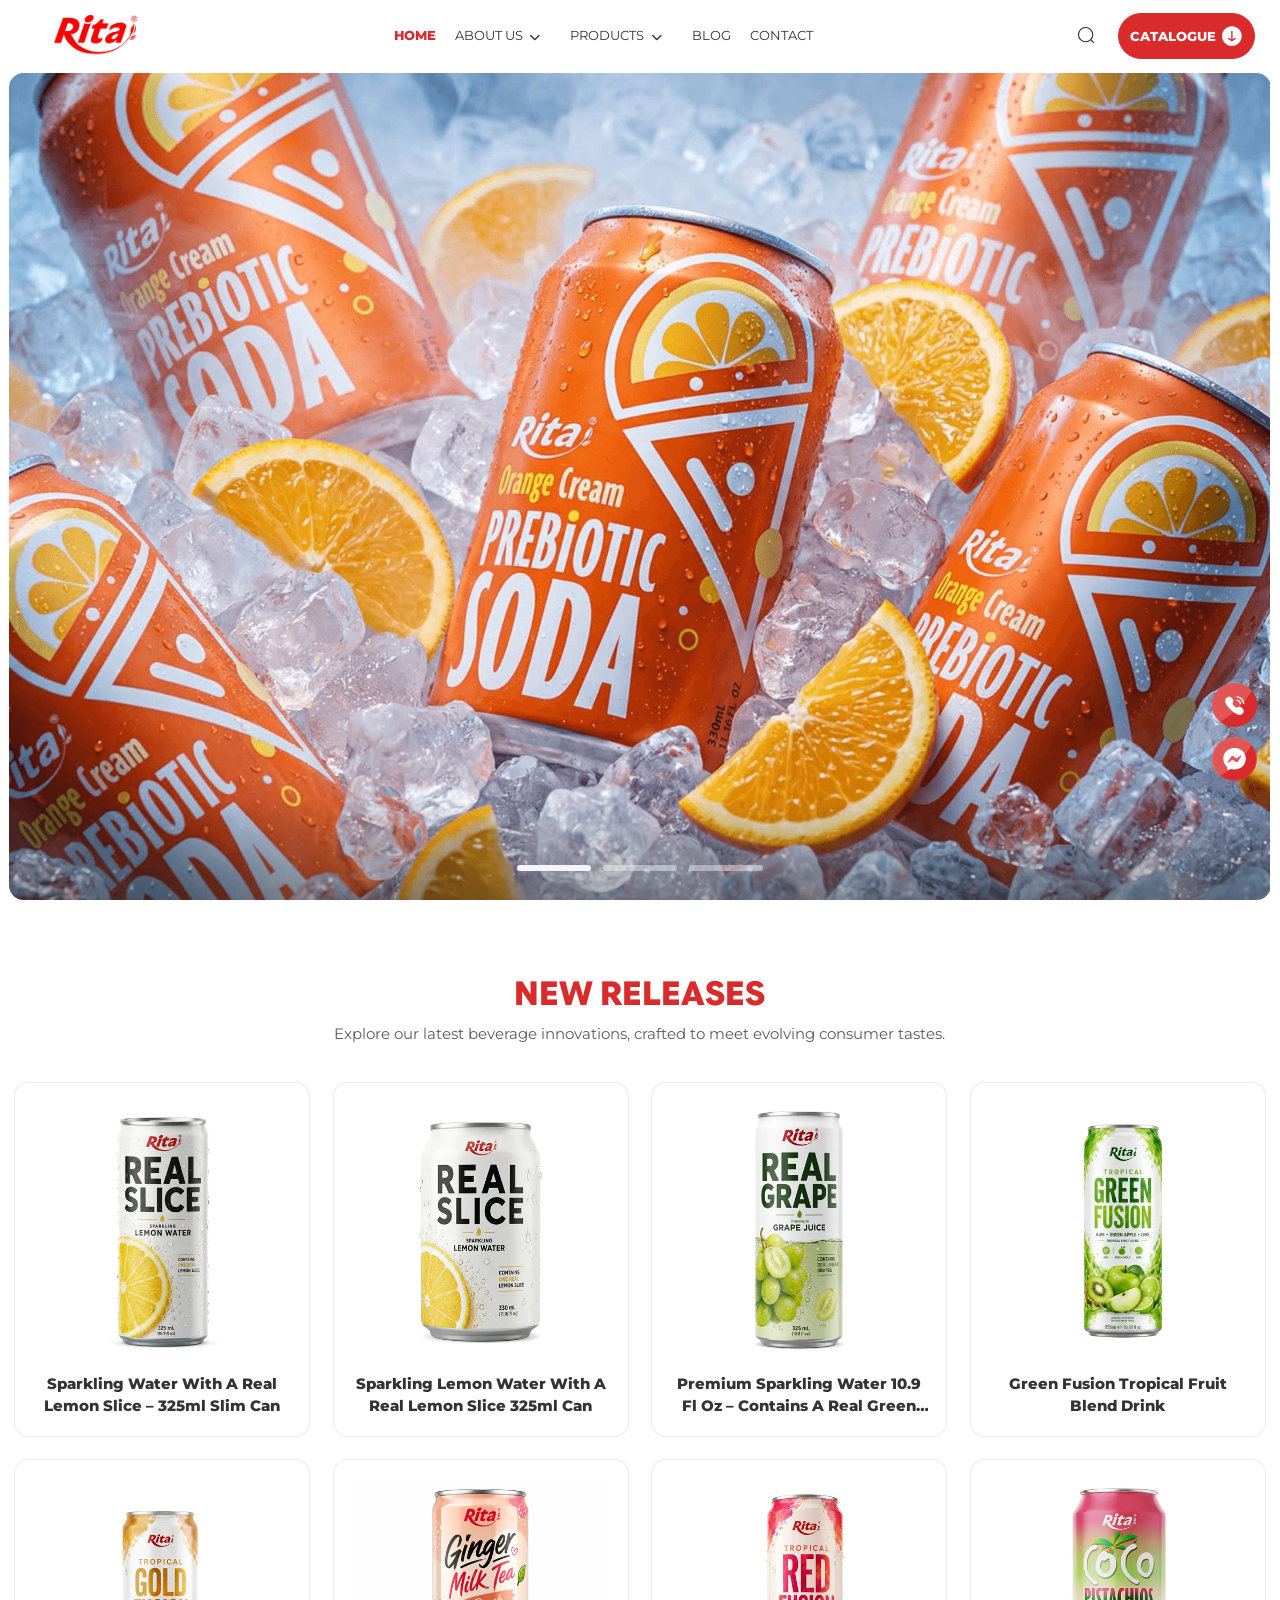
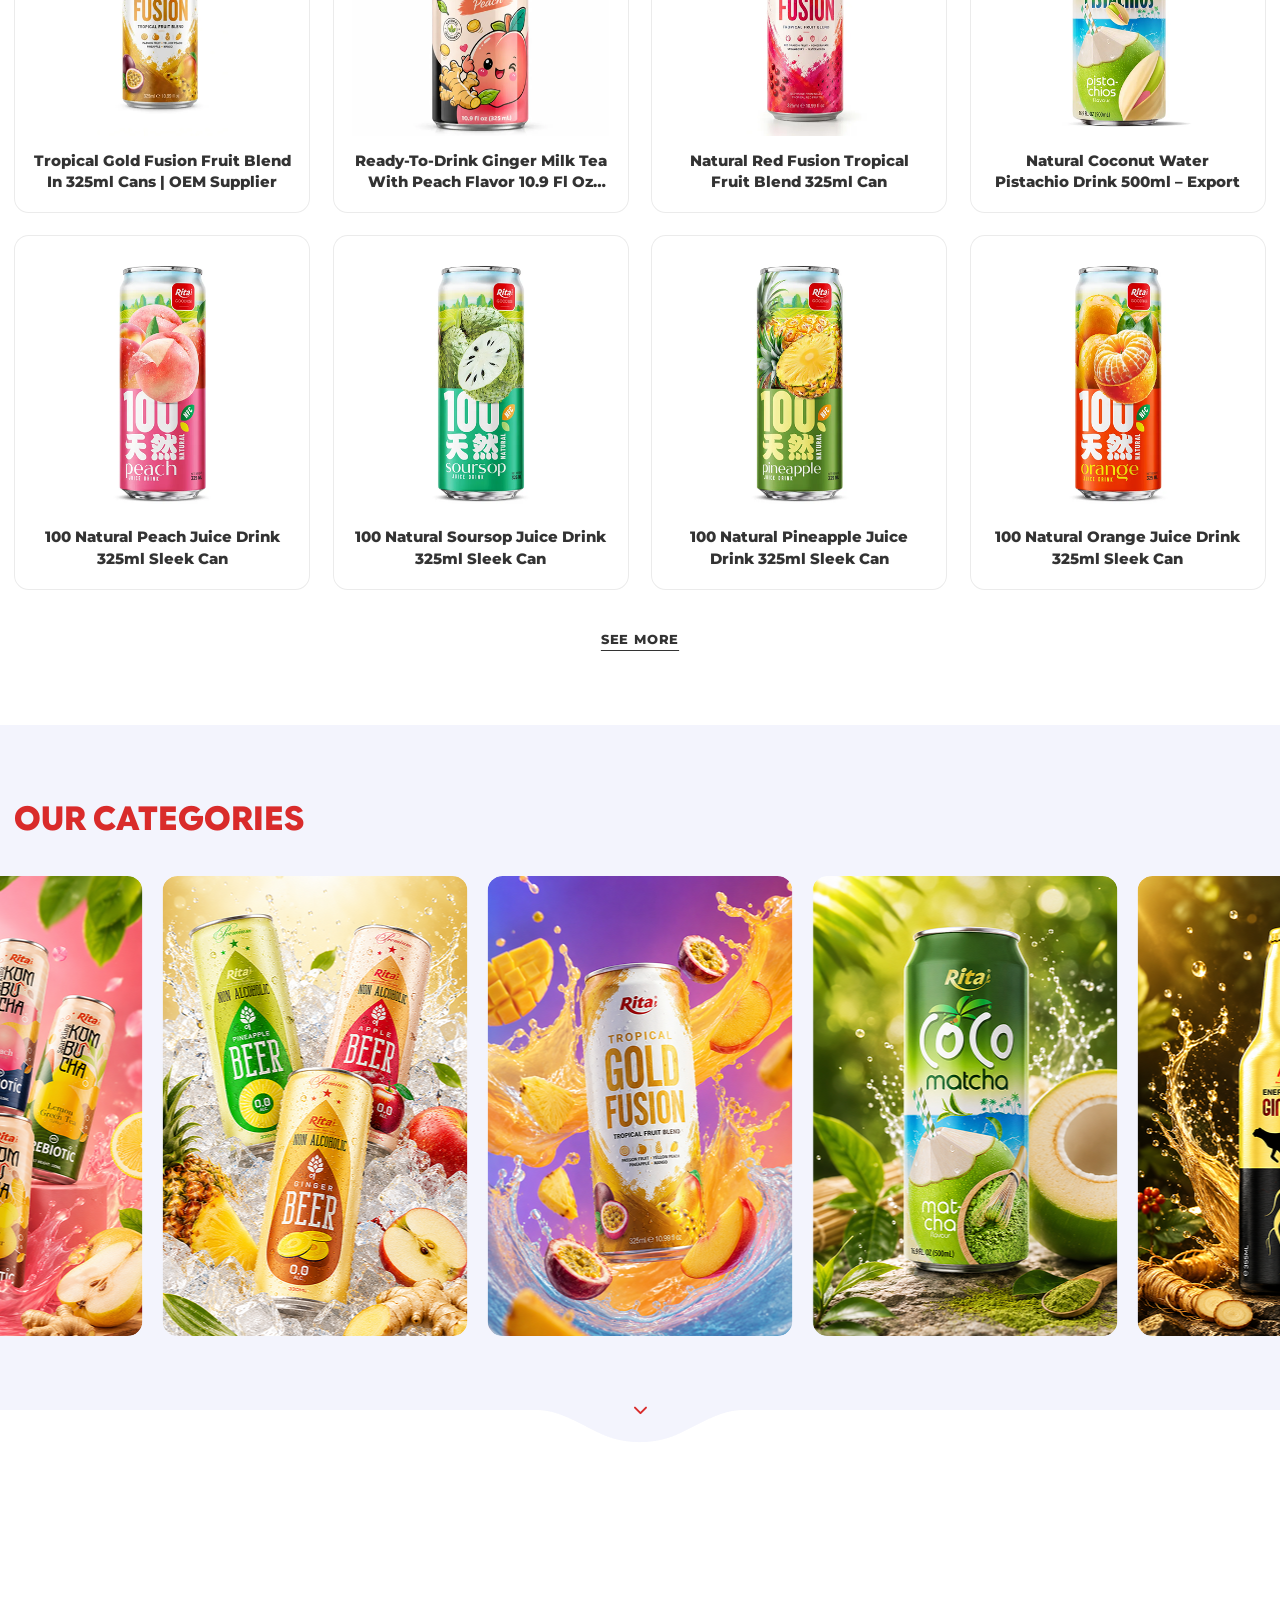
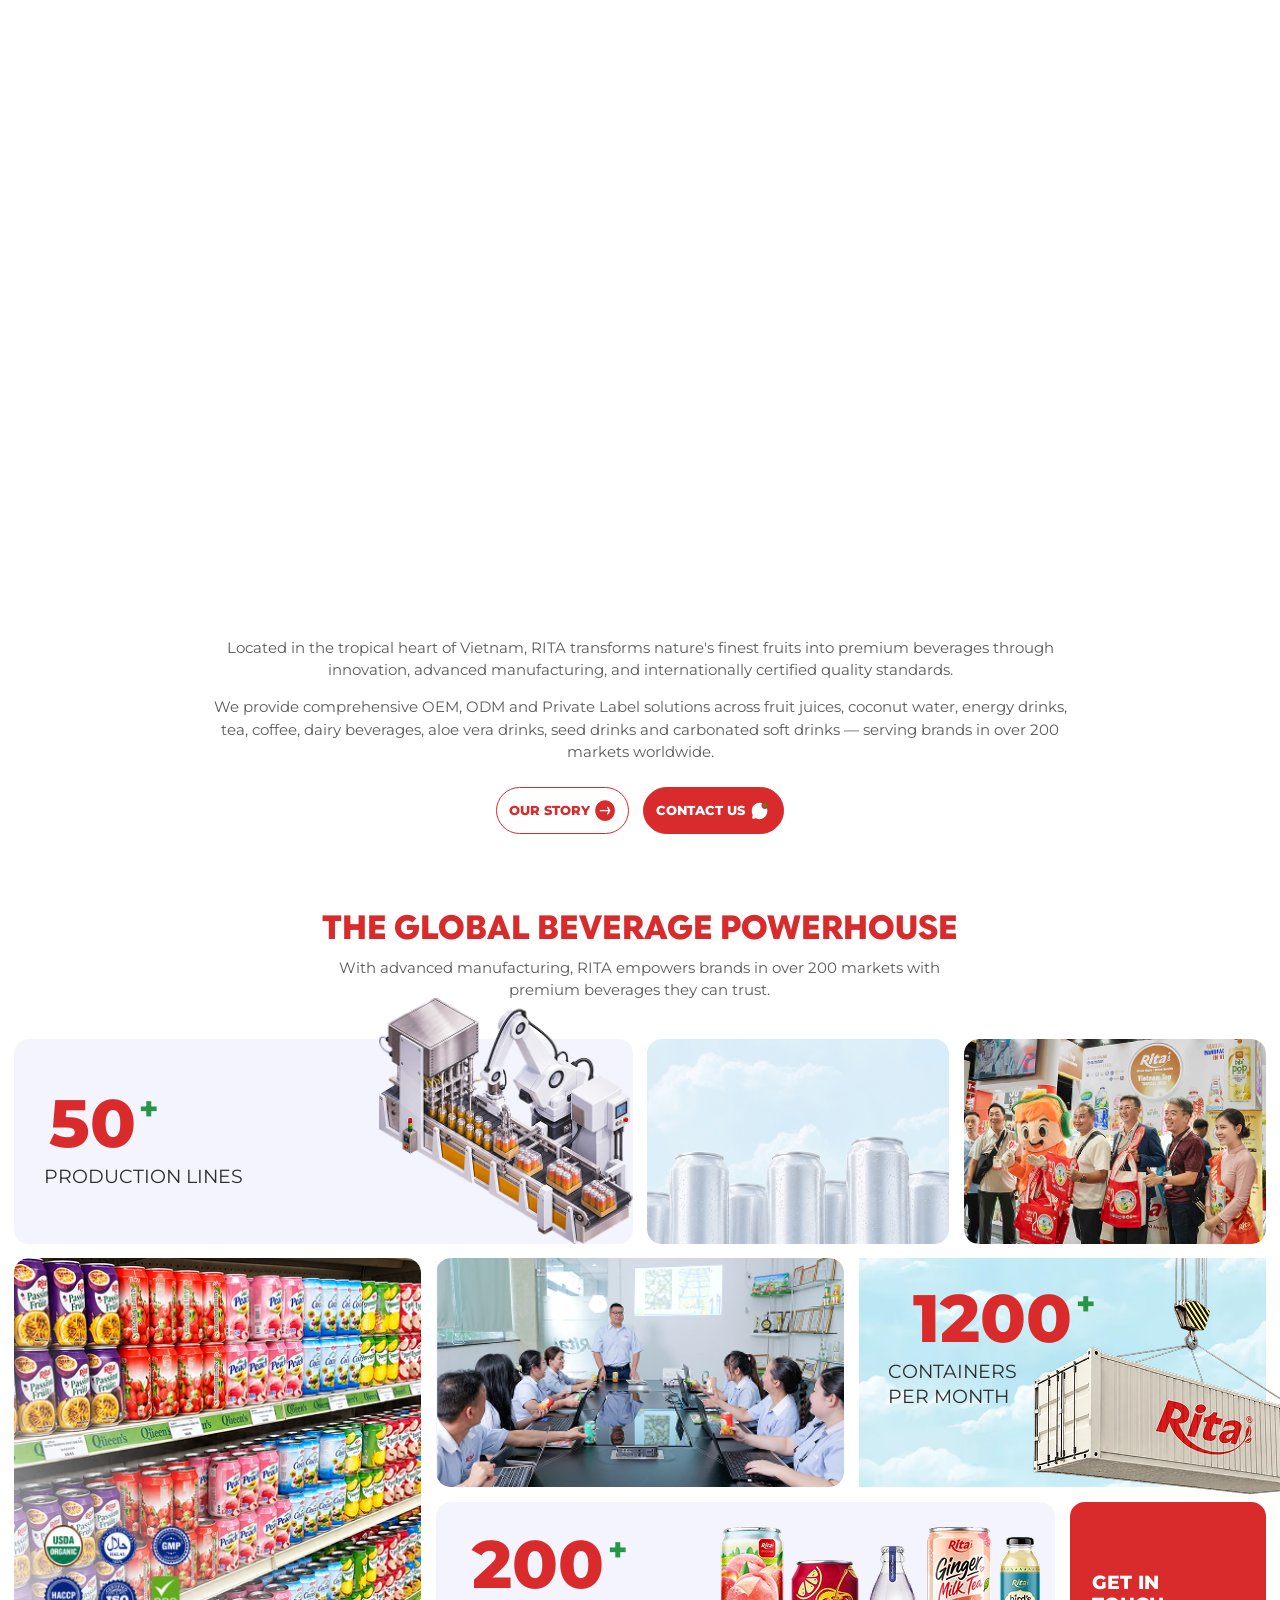
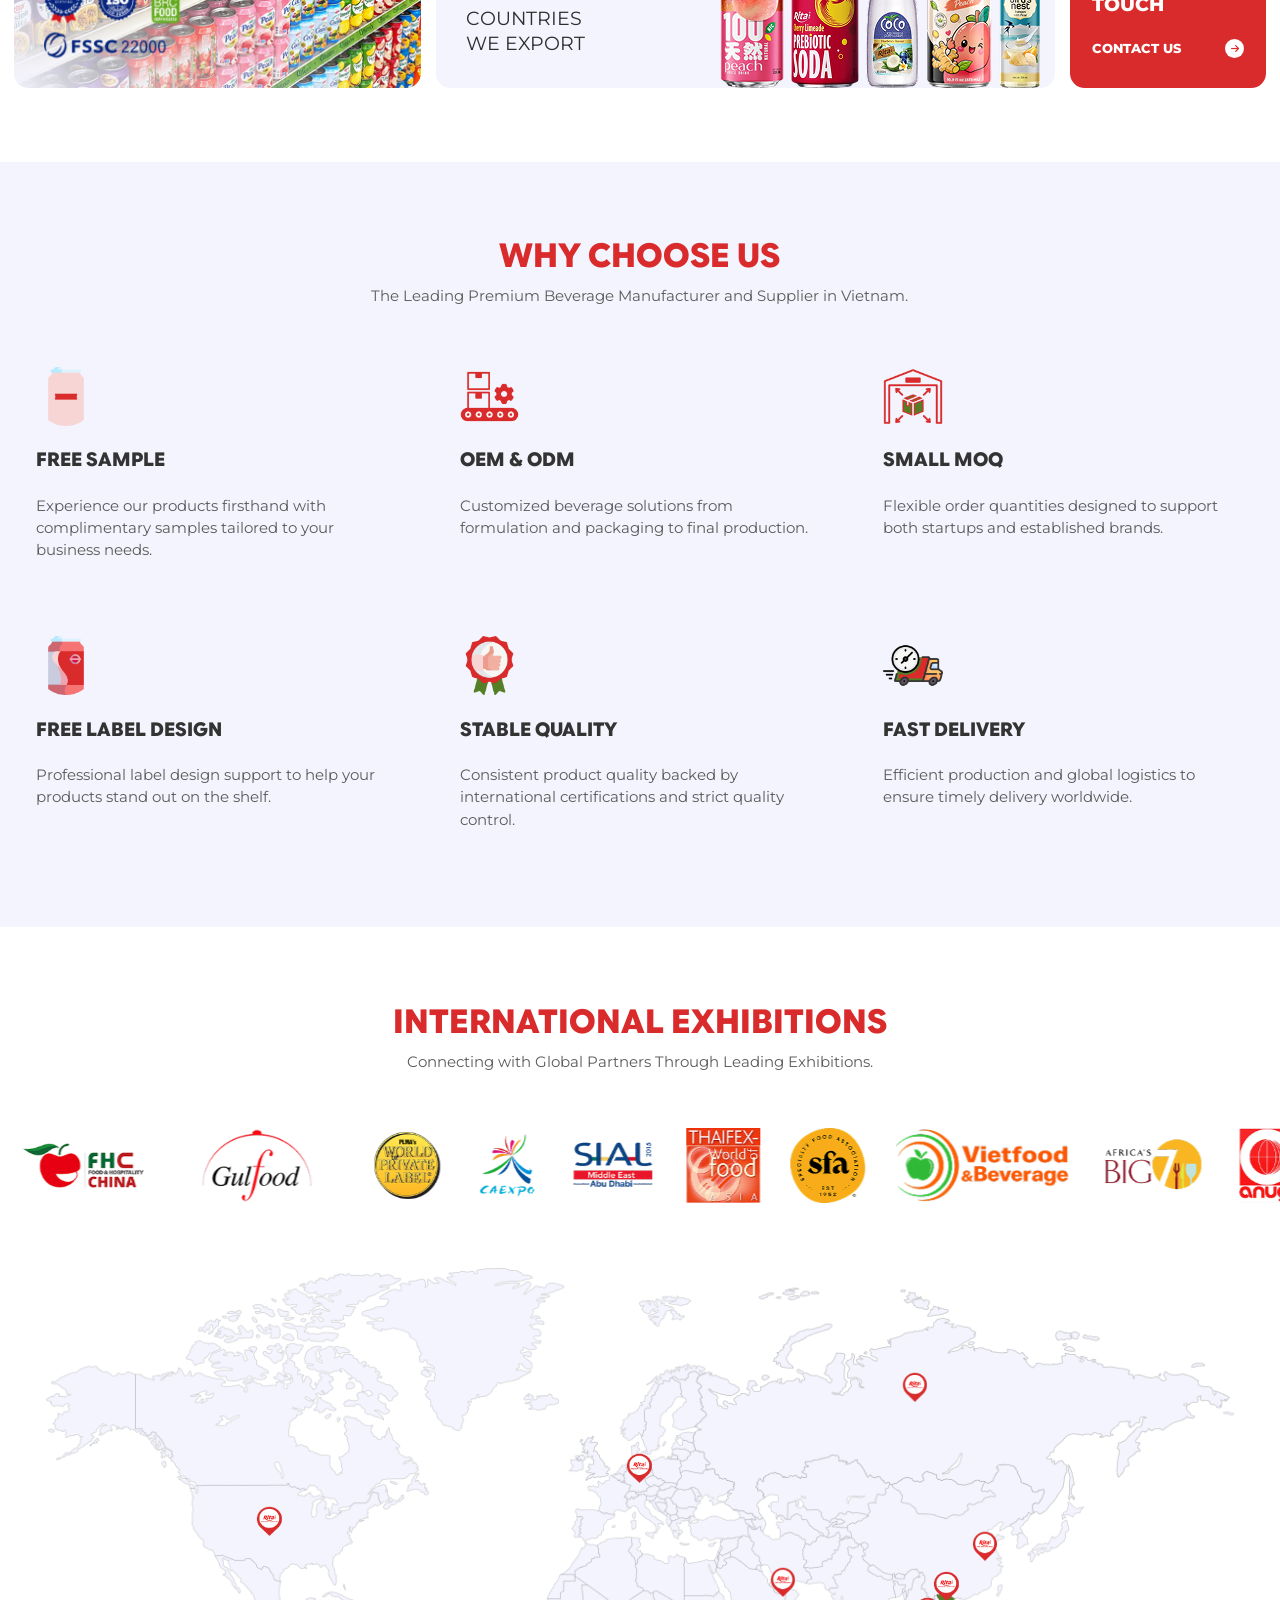
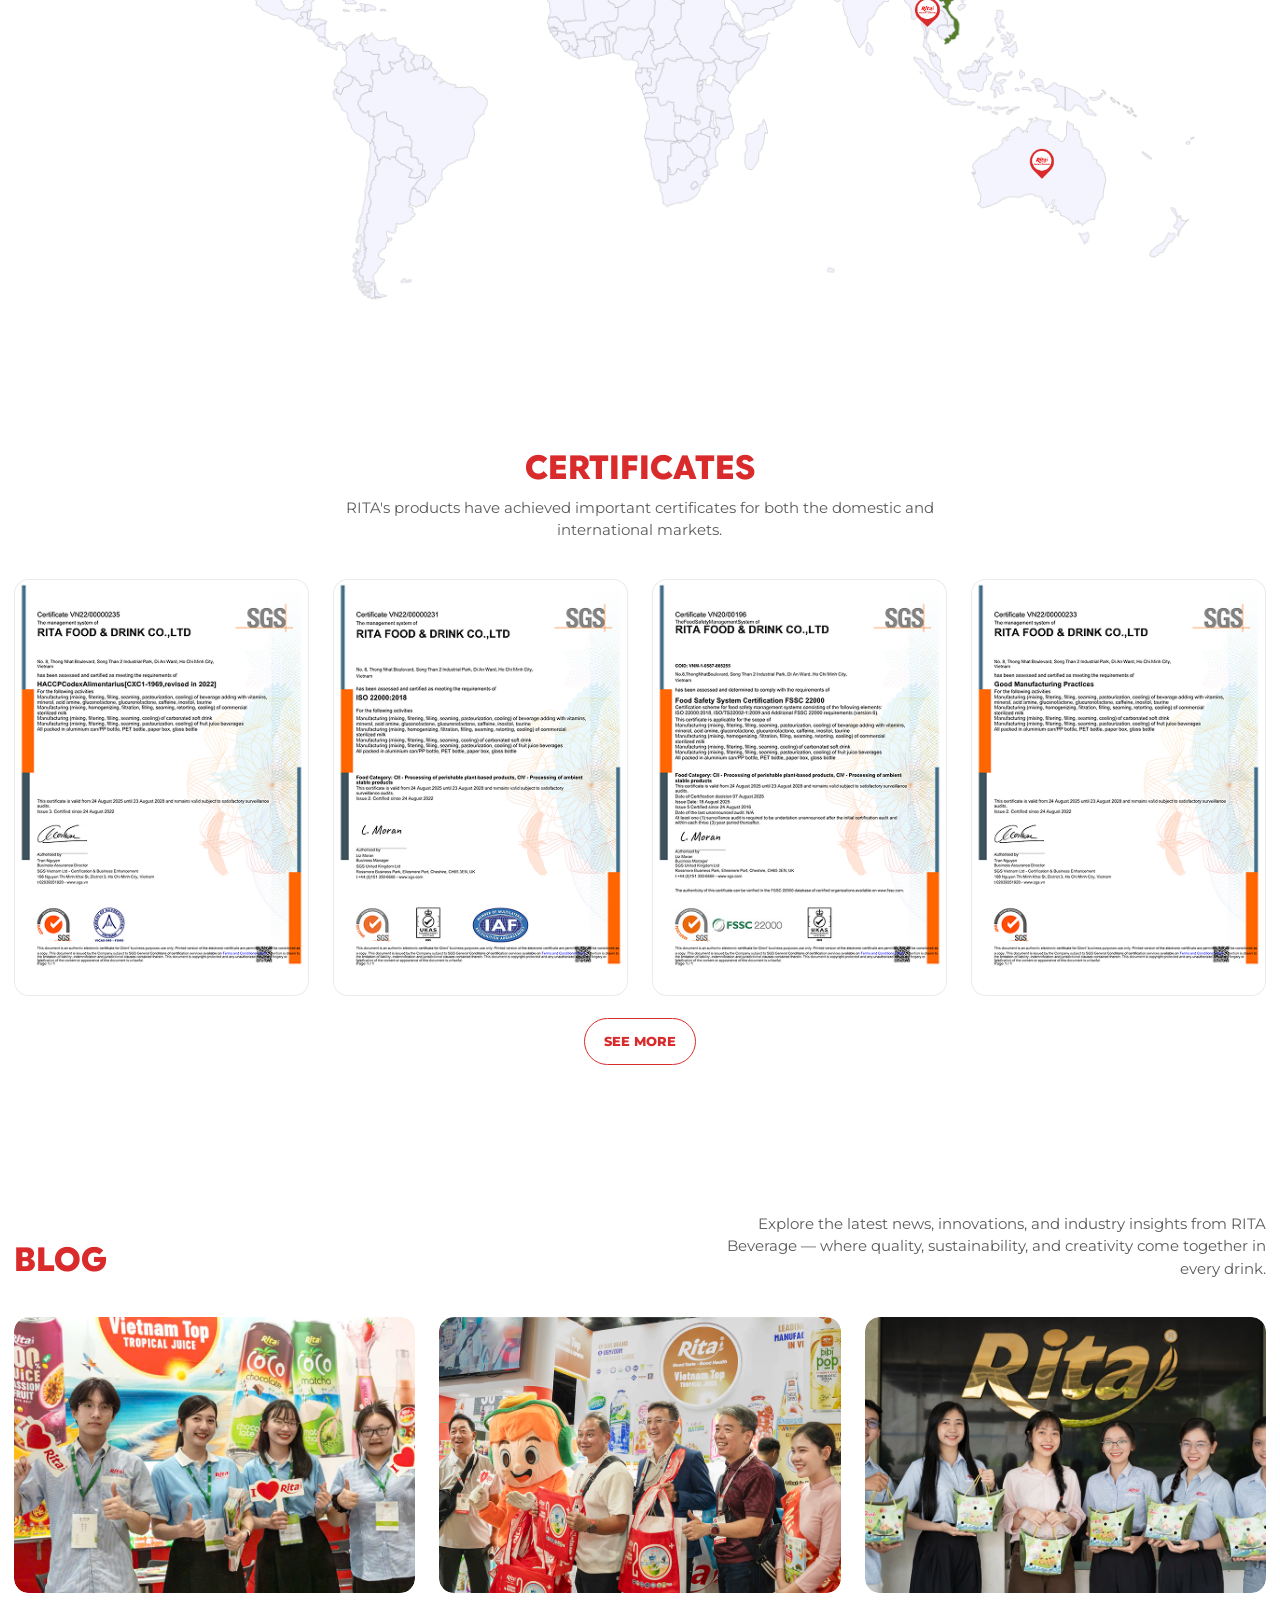
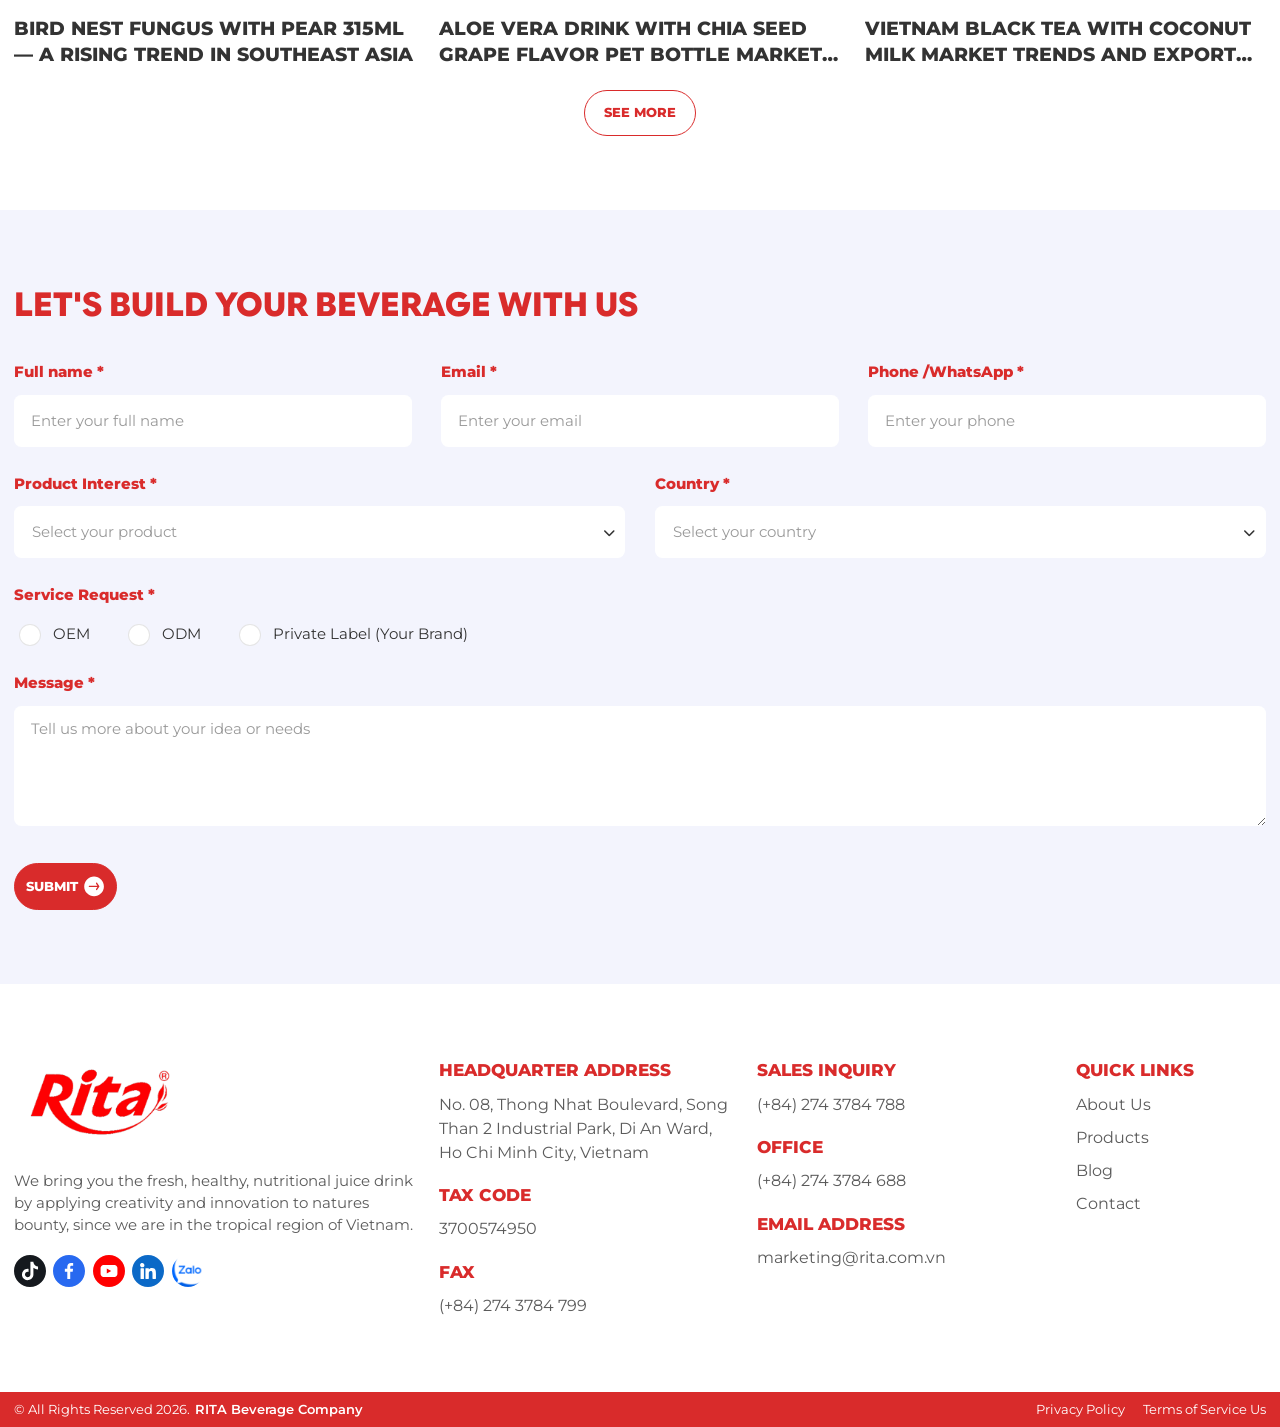
<file: index.html>
<!DOCTYPE html>
<html lang="en">
  <head>
    <meta charset="utf-8">
    <title>RITA Beverage — The Global Beverage Powerhouse</title>
    <meta name="description" content="RITA — Vietnam's leading beverage manufacturer & exporter. OEM/ODM/Private Label premium drinks trusted in 200+ markets.">
    <meta name="keywords" content="RITA, beverage, Vietnam, OEM, ODM, private label, juice, soda">
    <meta name="robots" content="index, follow">
    <meta name="viewport" content="width=device-width, initial-scale=1.0, maximum-scale=1.0">
    <meta http-equiv="X-UA-Compatible" content="IE=edge">
    <link rel="stylesheet" href="./css/style.css">
  </head>
  <body>
    <header class="hd">
      <div class="container">
        <div class="hd-flex">
          <div class="hd-left">
            <div class="hd-logo"> <a class="custom-logo-link" href="./index.html"><img src="./assets/images/logo-noslogan.png" alt="RITA" loading="lazy"/></a></div>
          </div>
          <div class="hd-nav">
            <div class="menu-nav">
              <ul class="menu-list">
                <li class="menu-item current-menu-item"><a class="menu-link active" href="./index.html">HOME</a></li>
                <li class="menu-item dropdown"><a class="menu-link" href="./about.html">ABOUT US</a>
                  <ul class="menu-list">
                    <li class="menu-item"><a class="menu-link" href="./about.html">OUR STORY</a></li>
                    <li class="menu-item"><a class="menu-link" href="./certificates.html">OUR CERTIFICATES &amp; AWARDS</a></li>
                  </ul>
                </li>
                <li class="menu-item dropdown"><a class="menu-link" href="#">PRODUCTS</a>
                  <ul class="menu-list">
                    <li class="menu-item"><a class="menu-link" href="#">Fruit Juice</a></li>
                    <li class="menu-item"><a class="menu-link" href="#">Coconut Water</a></li>
                    <li class="menu-item"><a class="menu-link" href="#">Energy Drink</a></li>
                    <li class="menu-item"><a class="menu-link" href="#">Iced Coffee</a></li>
                    <li class="menu-item"><a class="menu-link" href="#">Tea Drink</a></li>
                    <li class="menu-item"><a class="menu-link" href="#">Carbonated Soft Drink</a></li>
                  </ul>
                </li>
                <li class="menu-item"><a class="menu-link" href="./blog.html">BLOG</a></li>
                <li class="menu-item"><a class="menu-link" href="./contact.html">CONTACT</a></li>
              </ul>
            </div>
          </div>
          <div class="hd-right">
            <div class="hd-srch"> <img src="./assets/images/ic-srch.svg" alt="" loading="lazy"/>
              <div class="foundbox-over foundOver"></div>
              <div class="foundbox-input foundJS">
                <div class="foundbox-wr">
                  <div class="foundbox-f">
                    <form action="">
                      <div class="foundbox-form">
                        <input type="text" placeholder="Nhập từ khoá tìm kiếm"/>
                        <div class="btn-box"><a class="btn pri" href="#"><span class="txt"><span class="txt-inner">tìm kiếm </span><span class="txt-icon"><img src="./assets/images/ic-srch.svg" alt="" loading="lazy"/></span></span></a></div>
                      </div>
                    </form>
                  </div>
                </div>
              </div>
            </div>
            <div class="hd-btn">
              <div class="btn-box"><a class="btn pri" href="#"><span class="txt"><span class="txt-inner">CATALOGUE </span><span class="txt-icon"><img src="./assets/images/ic-arrow-circle-down.svg" alt="" loading="lazy"/></span></span></a></div>
            </div>
            <div class="burger">
              <div class="hamburger" id="hamburger">
                <svg class="ham" viewbox="0 0 100 100" width="48">
                  <path class="line top" d="m 30,33 h 40 c 0,0 9.044436,-0.654587 9.044436,-8.508902 0,-7.854315 -8.024349,-11.958003 -14.89975,-10.85914 -6.875401,1.098863 -13.637059,4.171617 -13.637059,16.368042 v 40"></path>
                  <path class="line middle" d="m 30,50 h 40"></path>
                  <path class="line bottom" d="m 30,67 h 40 c 12.796276,0 15.357889,-11.717785 15.357889,-26.851538 0,-15.133752 -4.786586,-27.274118 -16.667516,-27.274118 -11.88093,0 -18.499247,6.994427 -18.435284,17.125656 l 0.252538,40"></path>
                </svg>
              </div>
            </div>
          </div>
        </div>
      </div>
      <div class="mobile-overlay"></div>
      <div class="mobile">
        <div class="mobile-con">
          <div class="mobile-wr">
            <div class="mobile-nav">
              <div class="menu-nav">
                <ul class="menu-list">
                  <li class="menu-item current-menu-item"><a class="menu-link active" href="./index.html">HOME</a></li>
                  <li class="menu-item dropdown"><a class="menu-link" href="./about.html">ABOUT US</a>
                  <ul class="menu-list">
                    <li class="menu-item"><a class="menu-link" href="./about.html">OUR STORY</a></li>
                    <li class="menu-item"><a class="menu-link" href="./certificates.html">OUR CERTIFICATES &amp; AWARDS</a></li>
                  </ul>
                </li>
                  <li class="menu-item dropdown"><a class="menu-link" href="#">PRODUCTS</a>
                    <ul class="menu-list">
                      <li class="menu-item"><a class="menu-link" href="#">Fruit Juice</a></li>
                      <li class="menu-item"><a class="menu-link" href="#">Coconut Water</a></li>
                      <li class="menu-item"><a class="menu-link" href="#">Energy Drink</a></li>
                      <li class="menu-item"><a class="menu-link" href="#">Iced Coffee</a></li>
                      <li class="menu-item"><a class="menu-link" href="#">Tea Drink</a></li>
                      <li class="menu-item"><a class="menu-link" href="#">Carbonated Soft Drink</a></li>
                    </ul>
                  </li>
                  <li class="menu-item"><a class="menu-link" href="./blog.html">BLOG</a></li>
                  <li class="menu-item"><a class="menu-link" href="./contact.html">CONTACT</a></li>
                </ul>
              </div>
              <div class="mobile-content">
                <div class="social">
                  <div class="social-list"> <a class="social-link" href="#"> <img src="./assets/images/ic-tiktok.svg" alt="" loading="lazy"/></a><a class="social-link" href="#"> <img src="./assets/images/ic-fb.svg" alt="" loading="lazy"/></a><a class="social-link" href="#"> <img src="./assets/images/ic-yt.svg" alt="" loading="lazy"/></a><a class="social-link" href="#"> <img src="./assets/images/ic-linked.svg" alt="" loading="lazy"/></a><a class="social-link" href="#"> <img src="./assets/images/ic-zalo.svg" alt="" loading="lazy"/></a></div>
                </div>
              </div>
            </div>
          </div>
        </div>
      </div>
    </header>

    <main class="main page-home">
      <h1 class="screen-reader-text">RITA — Premium Beverage Manufacturer &amp; Exporter in Vietnam | OEM, ODM &amp; Private Label</h1>

      <div class="home-hero">
        <div class="home-hero__slider">
          <div class="swiper">
            <div class="swiper-wrapper">
              <div class="swiper-slide">
                <div class="home-hero__slide"><img src="./assets/images/banner-1.png" alt="RITA Orange Cream Prebiotic Soda" loading="eager"/></div>
              </div>
              <div class="swiper-slide">
                <div class="home-hero__slide"><img src="./assets/images/banner-2.png" alt="RITA premium beverages" loading="lazy"/></div>
              </div>
              <div class="swiper-slide">
                <div class="home-hero__slide"><img src="./assets/images/banner-3.png" alt="RITA beverage manufacturing" loading="lazy"/></div>
              </div>
            </div>
          </div>
          <div class="swiper-pagination"></div>
        </div>
      </div>

      <section class="home-release ss-mg">
        <div class="container">
          <div class="title-gr center">
            <h2 class="title t-48 txt-bold">NEW RELEASES</h2>
            <p class="title-des">Explore our latest beverage innovations, crafted to meet evolving consumer tastes.</p>
          </div>
          <div class="home-release__slider">
            <div class="swiper">
              <div class="swiper-wrapper row">
                <div class="swiper-slide col"><a class="product-item" href="#">
                  <span class="product-item__badge">OEM</span>
                  <div class="product-item__thumb"><img src="./assets/images/product-1.png" alt="Real Slice Sparkling Lemon Water slim can" loading="lazy"/></div>
                  <h3 class="product-item__name t-16">Sparkling Water With A Real Lemon Slice – 325ml Slim Can</h3>
                </a></div>
                <div class="swiper-slide col"><a class="product-item" href="#">
                  <span class="product-item__badge">OEM</span>
                  <div class="product-item__thumb"><img src="./assets/images/product-2.png" alt="Real Slice Sparkling Lemon Water" loading="lazy"/></div>
                  <h3 class="product-item__name t-16">Sparkling Lemon Water With A Real Lemon Slice 325ml Can</h3>
                </a></div>
                <div class="swiper-slide col"><a class="product-item" href="#">
                  <span class="product-item__badge">OEM</span>
                  <div class="product-item__thumb"><img src="./assets/images/product-3.png" alt="Real Grape Premium Grape Juice" loading="lazy"/></div>
                  <h3 class="product-item__name t-16">Premium Sparkling Water 10.9 Fl Oz – Contains A Real Green Grape</h3>
                </a></div>
                <div class="swiper-slide col"><a class="product-item" href="#">
                  <span class="product-item__badge">OEM</span>
                  <div class="product-item__thumb"><img src="./assets/images/product-4.png" alt="Green Fusion Tropical Fruit Blend" loading="lazy"/></div>
                  <h3 class="product-item__name t-16">Green Fusion Tropical Fruit Blend Drink</h3>
                </a></div>
                <div class="swiper-slide col"><a class="product-item" href="#">
                  <span class="product-item__badge">OEM</span>
                  <div class="product-item__thumb"><img src="./assets/images/product-5.png" alt="Tropical Gold Fusion Fruit Blend" loading="lazy"/></div>
                  <h3 class="product-item__name t-16">Tropical Gold Fusion Fruit Blend In 325ml Cans | OEM Supplier</h3>
                </a></div>
                <div class="swiper-slide col"><a class="product-item" href="#">
                  <span class="product-item__badge">OEM</span>
                  <div class="product-item__thumb"><img src="./assets/images/product-6.png" alt="Ginger Milk Tea Peach" loading="lazy"/></div>
                  <h3 class="product-item__name t-16">Ready-To-Drink Ginger Milk Tea With Peach Flavor 10.9 Fl Oz (325ml)</h3>
                </a></div>
                <div class="swiper-slide col"><a class="product-item" href="#">
                  <span class="product-item__badge">OEM</span>
                  <div class="product-item__thumb"><img src="./assets/images/product-7.png" alt="Natural Red Fusion Tropical Fruit Blend" loading="lazy"/></div>
                  <h3 class="product-item__name t-16">Natural Red Fusion Tropical Fruit Blend 325ml Can</h3>
                </a></div>
                <div class="swiper-slide col"><a class="product-item" href="#">
                  <span class="product-item__badge">OEM</span>
                  <div class="product-item__thumb"><img src="./assets/images/product-8.png" alt="Natural Coconut Water Pistachio Drink" loading="lazy"/></div>
                  <h3 class="product-item__name t-16">Natural Coconut Water Pistachio Drink 500ml – Export</h3>
                </a></div>
                <div class="swiper-slide col"><a class="product-item" href="#">
                  <span class="product-item__badge">OEM</span>
                  <div class="product-item__thumb"><img src="./assets/images/product-9.png" alt="100 Natural Peach Juice Drink" loading="lazy"/></div>
                  <h3 class="product-item__name t-16">100 Natural Peach Juice Drink 325ml Sleek Can</h3>
                </a></div>
                <div class="swiper-slide col"><a class="product-item" href="#">
                  <span class="product-item__badge">OEM</span>
                  <div class="product-item__thumb"><img src="./assets/images/product-10.png" alt="100 Natural Soursop Juice Drink" loading="lazy"/></div>
                  <h3 class="product-item__name t-16">100 Natural Soursop Juice Drink 325ml Sleek Can</h3>
                </a></div>
                <div class="swiper-slide col"><a class="product-item" href="#">
                  <span class="product-item__badge">OEM</span>
                  <div class="product-item__thumb"><img src="./assets/images/product-11.png" alt="100 Natural Pineapple Juice Drink" loading="lazy"/></div>
                  <h3 class="product-item__name t-16">100 Natural Pineapple Juice Drink 325ml Sleek Can</h3>
                </a></div>
                <div class="swiper-slide col"><a class="product-item" href="#">
                  <span class="product-item__badge">OEM</span>
                  <div class="product-item__thumb"><img src="./assets/images/product-12.png" alt="100 Natural Orange Juice Drink" loading="lazy"/></div>
                  <h3 class="product-item__name t-16">100 Natural Orange Juice Drink 325ml Sleek Can</h3>
                </a></div>
              </div>
            </div>
          </div>
          <div class="home-release__more"><a class="link-underline" href="#">See More</a></div>
        </div>
      </section>

      <section class="home-cate ss-pd">
        <div class="container">
          <div class="title-gr">
            <h2 class="title t-48 txt-bold">OUR CATEGORIES</h2>
          </div>
        </div>
        <div class="home-cate__slider">
          <div class="swiper">
            <div class="swiper-wrapper row">
              <div class="swiper-slide col"><a class="cate-item" href="#"><img src="./assets/images/cate-fruit-juice.png" alt="Fruit Juice" loading="lazy"/></a></div>
              <div class="swiper-slide col"><a class="cate-item" href="#"><img src="./assets/images/cate-coconut.png" alt="Coconut Water" loading="lazy"/></a></div>
              <div class="swiper-slide col"><a class="cate-item" href="#"><img src="./assets/images/cate-energy.png" alt="Energy Drink" loading="lazy"/></a></div>
              <div class="swiper-slide col"><a class="cate-item" href="#"><img src="./assets/images/cate-coffee.png" alt="Iced Coffee" loading="lazy"/></a></div>
              <div class="swiper-slide col"><a class="cate-item" href="#"><img src="./assets/images/cate-tea.png" alt="Tea Drink" loading="lazy"/></a></div>
              <div class="swiper-slide col"><a class="cate-item" href="#"><img src="./assets/images/cate-milk.png" alt="Milk Drink" loading="lazy"/></a></div>
              <div class="swiper-slide col"><a class="cate-item" href="#"><img src="./assets/images/cate-aloe-vera.png" alt="Aloe Vera" loading="lazy"/></a></div>
              <div class="swiper-slide col"><a class="cate-item" href="#"><img src="./assets/images/cate-bird-nest.png" alt="Bird Nest" loading="lazy"/></a></div>
              <div class="swiper-slide col"><a class="cate-item" href="#"><img src="./assets/images/cate-seed.png" alt="Seed Drink" loading="lazy"/></a></div>
              <div class="swiper-slide col"><a class="cate-item" href="#"><img src="./assets/images/cate-carbonated.png" alt="Carbonated" loading="lazy"/></a></div>
              <div class="swiper-slide col"><a class="cate-item" href="#"><img src="./assets/images/cate-soft.png" alt="Soft Drink" loading="lazy"/></a></div>
              <div class="swiper-slide col"><a class="cate-item" href="#"><img src="./assets/images/cate-non-alcohol.png" alt="Non-Alcohol" loading="lazy"/></a></div>
            </div>
          </div>
        </div>
      </section>

      <section class="home-intro">
        <h2 class="screen-reader-text">About RITA — Vietnam's Global Beverage Powerhouse</h2>
        <div class="home-intro__decor">
          <img class="home-intro__decor-wave" src="./assets/images/decor-subtract.png" alt="" loading="lazy"/>
          <span class="home-intro__decor-icon"><i class="fa-solid fa-chevron-down"></i></span>
        </div>
        <div class="container">
          <div class="home-intro__video">
            <iframe src="https://www.youtube.com/embed/svy017zkCwU?autoplay=1&mute=1&loop=1&playlist=svy017zkCwU&controls=0&start=71&modestbranding=1&rel=0&playsinline=1&iv_load_policy=3&disablekb=1&fs=0" title="RITA" allow="autoplay; encrypted-media; picture-in-picture" allowfullscreen></iframe>
            <span class="home-intro__cover" aria-hidden="true"></span>
          </div>
          <div class="home-intro__desc">
            <p class="title-des">Located in the tropical heart of Vietnam, RITA transforms nature's finest fruits into premium beverages through innovation, advanced manufacturing, and internationally certified quality standards.</p>
            <p class="title-des">We provide comprehensive OEM, ODM and Private Label solutions across fruit juices, coconut water, energy drinks, tea, coffee, dairy beverages, aloe vera drinks, seed drinks and carbonated soft drinks — serving brands in over 200 markets worldwide.</p>
            <div class="home-intro__btns">
              <div class="btn-box"><a class="btn solid" href="./about.html"><span class="txt"><span class="txt-inner">OUR STORY </span><span class="txt-icon"><img src="./assets/images/ic-arrow-right.svg" alt="" loading="lazy"/></span></span></a></div>
              <div class="btn-box"><a class="btn pri" href="#lead"><span class="txt"><span class="txt-inner">CONTACT US </span><span class="txt-icon"><img src="./assets/images/ic-chat.svg" alt="" loading="lazy"/></span></span></a></div>
            </div>
          </div>
        </div>
      </section>

      <section class="home-power ss-mg" id="home-power">
        <div class="container">
          <div class="title-gr center">
            <h2 class="title t-48 txt-bold">THE GLOBAL BEVERAGE POWERHOUSE</h2>
            <p class="title-des">With advanced manufacturing, RITA empowers brands in over 200 markets with premium beverages they can trust.</p>
          </div>
          <div class="home-power__grids">
            <div class="home-power__card home-power__card--lines">
              <div class="home-power__stat">
                <div class="stat__num"><span data-count="50">0</span><span class="stat__unit">+</span></div>
                <div class="stat__label">PRODUCTION LINES</div>
              </div>
              <div class="home-power__machine"><img src="./assets/images/product-lines.png" alt="" loading="lazy"/></div>
            </div>
            <div class="home-power__card home-power__card--cans"><img src="./assets/images/home-power-can-white.jpg" alt="" loading="lazy"/></div>
            <div class="home-power__card home-power__card--photo"><img src="./assets/images/exhibition.png" alt="" loading="lazy"/></div>
            <div class="home-power__card home-power__card--market"><img src="./assets/images/supermarket.png" alt="" loading="lazy"/>
              <div class="home-power__certificates"><img src="./assets/images/home-power-certi.png" alt="" loading="lazy"/></div>
            </div>
            <div class="home-power__card home-power__card--meeting"><img src="./assets/images/meeting.png" alt="" loading="lazy"/></div>
            <div class="home-power__card home-power__card--container">
              <div class="home-power__sky"><img src="./assets/images/home-power-sky.jpg" alt="" loading="lazy"/></div>
              <div class="home-power__stat">
                <div class="stat__num"><span data-count="1200">0</span><span class="stat__unit">+</span></div>
                <div class="stat__label">CONTAINERS<br>PER MONTH</div>
              </div>
              <div class="home-power__container"><img src="./assets/images/container.png" alt="" loading="lazy"/></div>
            </div>
            <div class="home-power__card home-power__card--countries">
              <div class="home-power__stat">
                <div class="stat__num"><span data-count="200">0</span><span class="stat__unit">+</span></div>
                <div class="stat__label">COUNTRIES<br>WE EXPORT</div>
              </div>
              <div class="home-power__products"><img src="./assets/images/home-power-cans.png" alt="" loading="lazy"/></div>
            </div><a class="home-power__card home-power__card--contact" href="#lead"><span class="home-power__contact-text">GET IN<br>TOUCH</span><span class="home-power__contact-link"><span>CONTACT US</span><i class="fa-solid fa-arrow-right"></i></span></a>
          </div>
        </div>
      </section>

      <section class="why ss-pd">
        <div class="container">
          <div class="title-gr center">
            <h2 class="title t-48 txt-bold">WHY CHOOSE US</h2>
            <p class="title-des">The Leading Premium Beverage Manufacturer and Supplier in Vietnam.</p>
          </div>
          <div class="why__slider">
            <div class="swiper">
              <div class="swiper-wrapper row">
                <div class="swiper-slide col">
                  <div class="why__item">
                    <div class="why__icon"><img src="./assets/images/ic-free-sample.png" alt="" loading="lazy"/></div>
                    <h3 class="why__name t-24">Free Sample</h3>
                    <p class="why__desc">Experience our products firsthand with complimentary samples tailored to your business needs.</p>
                  </div>
                </div>
                <div class="swiper-slide col">
                  <div class="why__item">
                    <div class="why__icon"><img src="./assets/images/ic-oem-odm.png" alt="" loading="lazy"/></div>
                    <h3 class="why__name t-24">OEM &amp; ODM</h3>
                    <p class="why__desc">Customized beverage solutions from formulation and packaging to final production.</p>
                  </div>
                </div>
                <div class="swiper-slide col">
                  <div class="why__item">
                    <div class="why__icon"><img src="./assets/images/ic-moq.png" alt="" loading="lazy"/></div>
                    <h3 class="why__name t-24">Small MOQ</h3>
                    <p class="why__desc">Flexible order quantities designed to support both startups and established brands.</p>
                  </div>
                </div>
                <div class="swiper-slide col">
                  <div class="why__item">
                    <div class="why__icon"><img src="./assets/images/ic-free-label-desgin.png" alt="" loading="lazy"/></div>
                    <h3 class="why__name t-24">Free Label Design</h3>
                    <p class="why__desc">Professional label design support to help your products stand out on the shelf.</p>
                  </div>
                </div>
                <div class="swiper-slide col">
                  <div class="why__item">
                    <div class="why__icon"><img src="./assets/images/ic-quality.png" alt="" loading="lazy"/></div>
                    <h3 class="why__name t-24">Stable Quality</h3>
                    <p class="why__desc">Consistent product quality backed by international certifications and strict quality control.</p>
                  </div>
                </div>
                <div class="swiper-slide col">
                  <div class="why__item">
                    <div class="why__icon"><img src="./assets/images/ic-fast-delivery.png" alt="" loading="lazy"/></div>
                    <h3 class="why__name t-24">Fast Delivery</h3>
                    <p class="why__desc">Efficient production and global logistics to ensure timely delivery worldwide.</p>
                  </div>
                </div>
              </div>
            </div>
          </div>
        </div>
      </section>

      <section class="exhi ss-mg">
        <div class="container">
          <div class="title-gr center">
            <h2 class="title t-48 txt-bold">INTERNATIONAL EXHIBITIONS</h2>
            <p class="title-des">Connecting with Global Partners Through Leading Exhibitions.</p>
          </div>
        </div>
        <div class="exhi__logos">
          <div class="splide">
            <div class="splide__track">
              <ul class="splide__list">
                <li class="splide__slide"><img src="./assets/images/exhi-vietfood.png" alt="Vietfood &amp; Beverage" loading="lazy"/></li>
                <li class="splide__slide"><img src="./assets/images/exhi-africa-big.png" alt="Africa's Big 7" loading="lazy"/></li>
                <li class="splide__slide"><img src="./assets/images/exhi-anuga.png" alt="Anuga" loading="lazy"/></li>
                <li class="splide__slide"><img src="./assets/images/exhi-fhc-china.png" alt="FHC China" loading="lazy"/></li>
                <li class="splide__slide"><img src="./assets/images/exhi-gulfood.png" alt="Gulfood" loading="lazy"/></li>
                <li class="splide__slide"><img src="./assets/images/exhi-pmla.png" alt="PLMA World of Private Label" loading="lazy"/></li>
                <li class="splide__slide"><img src="./assets/images/exhi-caexpo.png" alt="CAEXPO" loading="lazy"/></li>
                <li class="splide__slide"><img src="./assets/images/exhi-sial.png" alt="SIAL Middle East" loading="lazy"/></li>
                <li class="splide__slide"><img src="./assets/images/exhi-thaifex.png" alt="THAIFEX" loading="lazy"/></li>
                <li class="splide__slide"><img src="./assets/images/exhi-sfa.png" alt="SFA" loading="lazy"/></li>
              </ul>
            </div>
          </div>
        </div>
        <div class="container">
          <div class="exhi__map">
            <img src="./assets/images/map.png" alt="RITA global export map" loading="lazy"/>
            <span class="exhi__pin pin-usa" style="--i:0"><img src="./assets/images/ic-pin.png" alt="" loading="lazy"/></span>
            <span class="exhi__pin pin-europe" style="--i:1"><img src="./assets/images/ic-pin.png" alt="" loading="lazy"/></span>
            <span class="exhi__pin pin-uae" style="--i:2"><img src="./assets/images/ic-pin.png" alt="" loading="lazy"/></span>
            <span class="exhi__pin pin-russia" style="--i:3"><img src="./assets/images/ic-pin.png" alt="" loading="lazy"/></span>
            <span class="exhi__pin pin-thailand" style="--i:4"><img src="./assets/images/ic-pin.png" alt="" loading="lazy"/></span>
            <span class="exhi__pin pin-vietnam" style="--i:5"><img src="./assets/images/ic-pin.png" alt="" loading="lazy"/></span>
            <span class="exhi__pin pin-china" style="--i:6"><img src="./assets/images/ic-pin.png" alt="" loading="lazy"/></span>
            <span class="exhi__pin pin-australia" style="--i:7"><img src="./assets/images/ic-pin.png" alt="" loading="lazy"/></span>
          </div>
        </div>
      </section>

      <section class="home-cef ss-pd">
        <div class="container">
          <div class="title-gr center">
            <h2 class="title t-48 txt-bold">CERTIFICATES</h2>
            <p class="title-des">RITA's products have achieved important certificates for both the domestic and international markets.</p>
          </div>
          <div class="home-cef__slider">
            <div class="swiper">
              <div class="swiper-wrapper">
                <div class="swiper-slide"><a class="cef-item" data-fancybox="certificates" href="./assets/images/cef-digicert_Rita_HACCP.png"><img src="./assets/images/cef-digicert_Rita_HACCP.png" alt="HACCP Codex Alimentarius Certificate" loading="lazy"/><span class="cef-item__zoom"><i class="fa-solid fa-plus"></i></span></a></div>
                <div class="swiper-slide"><a class="cef-item" data-fancybox="certificates" href="./assets/images/cef-digicert_Rita_ISO_22K.png"><img src="./assets/images/cef-digicert_Rita_ISO_22K.png" alt="ISO 22000:2018 Certificate" loading="lazy"/><span class="cef-item__zoom"><i class="fa-solid fa-plus"></i></span></a></div>
                <div class="swiper-slide"><a class="cef-item" data-fancybox="certificates" href="./assets/images/cef-digicert_Rita_FSSC.png"><img src="./assets/images/cef-digicert_Rita_FSSC.png" alt="Food Safety System Certification FSSC 22000" loading="lazy"/><span class="cef-item__zoom"><i class="fa-solid fa-plus"></i></span></a></div>
                <div class="swiper-slide"><a class="cef-item" data-fancybox="certificates" href="./assets/images/cef-digicert_Rita_GMP.png"><img src="./assets/images/cef-digicert_Rita_GMP.png" alt="Good Manufacturing Practices Certificate" loading="lazy"/><span class="cef-item__zoom"><i class="fa-solid fa-plus"></i></span></a></div>
                <div class="swiper-slide"><a class="cef-item" data-fancybox="certificates" href="./assets/images/cef-digicert_Rita_HACCP.png"><img src="./assets/images/cef-digicert_Rita_HACCP.png" alt="HACCP Codex Alimentarius Certificate" loading="lazy"/><span class="cef-item__zoom"><i class="fa-solid fa-plus"></i></span></a></div>
                <div class="swiper-slide"><a class="cef-item" data-fancybox="certificates" href="./assets/images/cef-digicert_Rita_ISO_22K.png"><img src="./assets/images/cef-digicert_Rita_ISO_22K.png" alt="ISO 22000:2018 Certificate" loading="lazy"/><span class="cef-item__zoom"><i class="fa-solid fa-plus"></i></span></a></div>
                <div class="swiper-slide"><a class="cef-item" data-fancybox="certificates" href="./assets/images/cef-digicert_Rita_FSSC.png"><img src="./assets/images/cef-digicert_Rita_FSSC.png" alt="Food Safety System Certification FSSC 22000" loading="lazy"/><span class="cef-item__zoom"><i class="fa-solid fa-plus"></i></span></a></div>
                <div class="swiper-slide"><a class="cef-item" data-fancybox="certificates" href="./assets/images/cef-digicert_Rita_GMP.png"><img src="./assets/images/cef-digicert_Rita_GMP.png" alt="Good Manufacturing Practices Certificate" loading="lazy"/><span class="cef-item__zoom"><i class="fa-solid fa-plus"></i></span></a></div>
              </div>
            </div>
          </div>
          <div class="btn-box"><a class="btn line-red center" href="#"><span class="txt">SEE MORE</span></a></div>
        </div>
      </section>

      <section class="home-blog ss-pd">
        <div class="container">
          <div class="home-blog__head">
            <h2 class="title t-48 txt-bold">BLOG</h2>
            <p class="title-des home-blog__intro">Explore the latest news, innovations, and industry insights from RITA Beverage — where quality, sustainability, and creativity come together in every drink.</p>
          </div>
          <div class="home-blog__slider">
            <div class="swiper">
              <div class="swiper-wrapper">
                <div class="swiper-slide">
                  <article class="home-blog__card">
                    <a class="home-blog__thumb" href="#"><img src="./assets/images/news-featured-1.png" alt="" loading="lazy"/></a>
                    <h3 class="home-blog__name t-24"><a href="#">Bird Nest Fungus With Pear 315ml — A Rising Trend In Southeast Asia</a></h3>
                  </article>
                </div>
                <div class="swiper-slide">
                  <article class="home-blog__card">
                    <a class="home-blog__thumb" href="#"><img src="./assets/images/news-featured-2.png" alt="" loading="lazy"/></a>
                    <h3 class="home-blog__name t-24"><a href="#">Aloe Vera Drink With Chia Seed Grape Flavor PET Bottle Market Insights</a></h3>
                  </article>
                </div>
                <div class="swiper-slide">
                  <article class="home-blog__card">
                    <a class="home-blog__thumb" href="#"><img src="./assets/images/news-featured-3.png" alt="" loading="lazy"/></a>
                    <h3 class="home-blog__name t-24"><a href="#">Vietnam Black Tea With Coconut Milk Market Trends And Export Outlook</a></h3>
                  </article>
                </div>
                <div class="swiper-slide">
                  <article class="home-blog__card">
                    <a class="home-blog__thumb" href="#"><img src="./assets/images/news-1.png" alt="" loading="lazy"/></a>
                    <h3 class="home-blog__name t-24"><a href="#">Coconut Water Exports Surge As Global Demand For Natural Hydration Grows</a></h3>
                  </article>
                </div>
                <div class="swiper-slide">
                  <article class="home-blog__card">
                    <a class="home-blog__thumb" href="#"><img src="./assets/images/news-2.png" alt="" loading="lazy"/></a>
                    <h3 class="home-blog__name t-24"><a href="#">Prebiotic Soda: The Functional Beverage Category To Watch In 2026</a></h3>
                  </article>
                </div>
                <div class="swiper-slide">
                  <article class="home-blog__card">
                    <a class="home-blog__thumb" href="#"><img src="./assets/images/news-3.png" alt="" loading="lazy"/></a>
                    <h3 class="home-blog__name t-24"><a href="#">Private Label Energy Drinks: How OEM Partners Speed Up Time To Market</a></h3>
                  </article>
                </div>
              </div>
            </div>
          </div>
          <div class="btn-box"><a class="btn line-red center" href="#"><span class="txt">SEE MORE</span></a></div>
        </div>
      </section>

      <section class="build ss-pd" id="lead">
        <div class="container">
          <div class="title-gr">
            <h2 class="title t-48 txt-bold">LET'S BUILD YOUR BEVERAGE WITH US</h2>
          </div>
          <form class="build__form" action="">
            <div class="build__grid">
              <div class="build__field">
                <label>Full name <span>*</span></label>
                <input type="text" placeholder="Enter your full name"/>
              </div>
              <div class="build__field">
                <label>Email <span>*</span></label>
                <input type="email" placeholder="Enter your email"/>
              </div>
              <div class="build__field">
                <label>Phone /WhatsApp <span>*</span></label>
                <input type="text" placeholder="Enter your phone"/>
              </div>
              <div class="build__field build__field--half">
                <label>Product Interest <span>*</span></label>
                <select class="re-select-main" data-placeholder="Select your product">
                  <option></option>
                  <option>Fruit Juice</option>
                  <option>Coconut Water</option>
                  <option>Energy Drink</option>
                  <option>Iced Coffee</option>
                  <option>Tea Drink</option>
                  <option>Milk Drink</option>
                  <option>Aloe Vera</option>
                  <option>Bird Nest</option>
                  <option>Carbonated Soft Drink</option>
                </select>
              </div>
              <div class="build__field build__field--half">
                <label>Country <span>*</span></label>
                <select class="re-select-main" data-placeholder="Select your country">
                  <option></option>
                  <option>United States</option>
                  <option>United Kingdom</option>
                  <option>Germany</option>
                  <option>United Arab Emirates</option>
                  <option>China</option>
                  <option>Thailand</option>
                  <option>Australia</option>
                  <option>Other</option>
                </select>
              </div>
              <div class="build__field full">
                <label>Service Request <span>*</span></label>
                <div class="build__radios">
                  <label class="build__radio"><input type="radio" name="service"/><span>OEM</span></label>
                  <label class="build__radio"><input type="radio" name="service"/><span>ODM</span></label>
                  <label class="build__radio"><input type="radio" name="service"/><span>Private Label (Your Brand)</span></label>
                </div>
              </div>
              <div class="build__field full">
                <label>Message <span>*</span></label>
                <textarea placeholder="Tell us more about your idea or needs"></textarea>
              </div>
              <div class="build__submit">
                <div class="btn-box"><button class="btn pri" type="submit"><span class="txt"><span class="txt-inner">SUBMIT </span><span class="txt-icon"><img class="rotate-arrow" src="./assets/images/ic-arrow-circle-down.svg" alt="" loading="lazy"/></span></span></button></div>
              </div>
            </div>
          </form>
        </div>
      </section>

    </main>

    <footer class="ft">
      <div class="container">
        <div class="ft-top">
          <div class="ft-flex row">
            <div class="ft-item col">
              <div class="ft-info">
                <div class="ft-logo"> <img src="./assets/images/logo-noslogan.png" alt="RITA" loading="lazy"/></div>
                <p class="ft-desc">We bring you the fresh, healthy, nutritional juice drink by applying creativity and innovation to natures bounty, since we are in the tropical region of Vietnam.</p>
                <div class="social">
                  <div class="social-list"> <a class="social-link" href="#"> <img src="./assets/images/ic-tiktok.svg" alt="" loading="lazy"/></a><a class="social-link" href="#"> <img src="./assets/images/ic-fb.svg" alt="" loading="lazy"/></a><a class="social-link" href="#"> <img src="./assets/images/ic-yt.svg" alt="" loading="lazy"/></a><a class="social-link" href="#"> <img src="./assets/images/ic-linked.svg" alt="" loading="lazy"/></a><a class="social-link" href="#"> <img src="./assets/images/ic-zalo.svg" alt="" loading="lazy"/></a></div>
                </div>
              </div>
            </div>
            <div class="ft-item col">
              <div class="wrapper">
                <p class="ft-tt">Headquarter Address</p>
                <ul class="ft-add">
                  <li class="ft-add__item">
                    <p class="txt">No. 08, Thong Nhat Boulevard, Song Than 2 Industrial Park, Di An Ward, Ho Chi Minh City, Vietnam</p>
                  </li>
                </ul>
              </div>
              <div class="wrapper">
                <p class="ft-tt">Tax CODE</p>
                <ul class="ft-add">
                  <li class="ft-add__item">
                    <p class="txt">3700574950</p>
                  </li>
                </ul>
              </div>
              <div class="wrapper">
                <p class="ft-tt">FAX</p>
                <ul class="ft-add">
                  <li class="ft-add__item">
                    <p class="txt">(+84) 274 3784 799</p>
                  </li>
                </ul>
              </div>
            </div>
            <div class="ft-item col">
              <div class="wrapper">
                <p class="ft-tt">Sales inquiry</p>
                <ul class="ft-add">
                  <li class="ft-add__item">
                    <p class="txt">(+84) 274 3784 788</p>
                  </li>
                </ul>
              </div>
              <div class="wrapper">
                <p class="ft-tt">OFFICE</p>
                <ul class="ft-add">
                  <li class="ft-add__item">
                    <p class="txt">(+84) 274 3784 688</p>
                  </li>
                </ul>
              </div>
              <div class="wrapper">
                <p class="ft-tt">Email Address</p>
                <ul class="ft-add">
                  <li class="ft-add__item">
                    <p class="txt">marketing@rita.com.vn</p>
                  </li>
                </ul>
              </div>
            </div>
            <div class="ft-item col">
              <div class="wrapper">
                <p class="ft-tt">QUICK LINKS</p>
                <ul class="menu-list">
                  <li class="menu-item"> <a class="menu-link" href="./about.html"> About Us</a></li>
                  <li class="menu-item"> <a class="menu-link" href="#"> Products</a></li>
                  <li class="menu-item"> <a class="menu-link" href="./blog.html"> Blog</a></li>
                  <li class="menu-item"> <a class="menu-link" href="./contact.html"> Contact</a></li>
                </ul>
              </div>
            </div>
          </div>
        </div>
      </div>
      <div class="ft-bottom">
        <div class="container">
          <div class="ft-bottom__flex">
            <div class="ft-bottom__text">
              <p class="txt">© All Rights Reserved 2026.</p>
              <p class="sign">RITA Beverage Company</p>
            </div>
            <ul class="ft-bottom__polis">
              <li class="ft-bottom__poli"> <a class="ft-bottom__poli-link" href="#">Privacy Policy</a></li>
              <li class="ft-bottom__poli"> <a class="ft-bottom__poli-link" href="#">Terms of Service Us</a></li>
            </ul>
          </div>
        </div>
      </div>
    </footer>

    <div class="sidefix">
      <div class="sidefix-item"> <a class="sidefix-link" href="#"><img src="./assets/images/cta-phone.svg" alt="" loading="lazy"/></a></div>
      <div class="sidefix-item"> <a class="sidefix-link" href="#"><img src="./assets/images/cta-mess.svg" alt="" loading="lazy"/></a></div>
      <div class="sidefix-item back-to-top backToTop">
        <div class="sidefix-link"><img src="./assets/images/cta-totop.svg" alt="" loading="lazy"/></div>
      </div>
    </div>

    <script src="./assets/library/jquery/jquery.js"></script>
    <script src="./assets/library/swiper/swiper-bundle.min.js"></script>
    <script src="./assets/library/aos/aos.js"></script>
    <script src="./assets/library/select2/select2.min.js"></script>
    <script src="./assets/library/flatpickr/flatpickr.js"></script>
    <script src="./assets/library/jquery/jquery-migrate.js"></script>
    <script src="./assets/library/smoothscroll/SmoothScroll.min.js"></script>
    <script src="./assets/library/splitting/splitting.min.js"></script>
    <script src="./assets/library/fancybox/fancybox.umd.js"></script>
    <script src="./assets/library/gsap/gsap.min.js"></script>
    <script src="./assets/library/gsap/ScrollTrigger.min.js"></script>
    <script src="./assets/library/ukiyo/ukiyo.min.js"></script>
    <script src="./assets/library/splide/splide.min.js"></script>
    <script src="./assets/library/splide/splide-extension-auto-scroll.min.js"></script>
    <script src="./assets/library/vanilatilt/vanilla-tilt.min.js"></script>
    <script src="./assets/library/particles/particles.min.js"></script>
    <script src="./js/main.js" type="module"></script>
  </body>
</html>
</file>
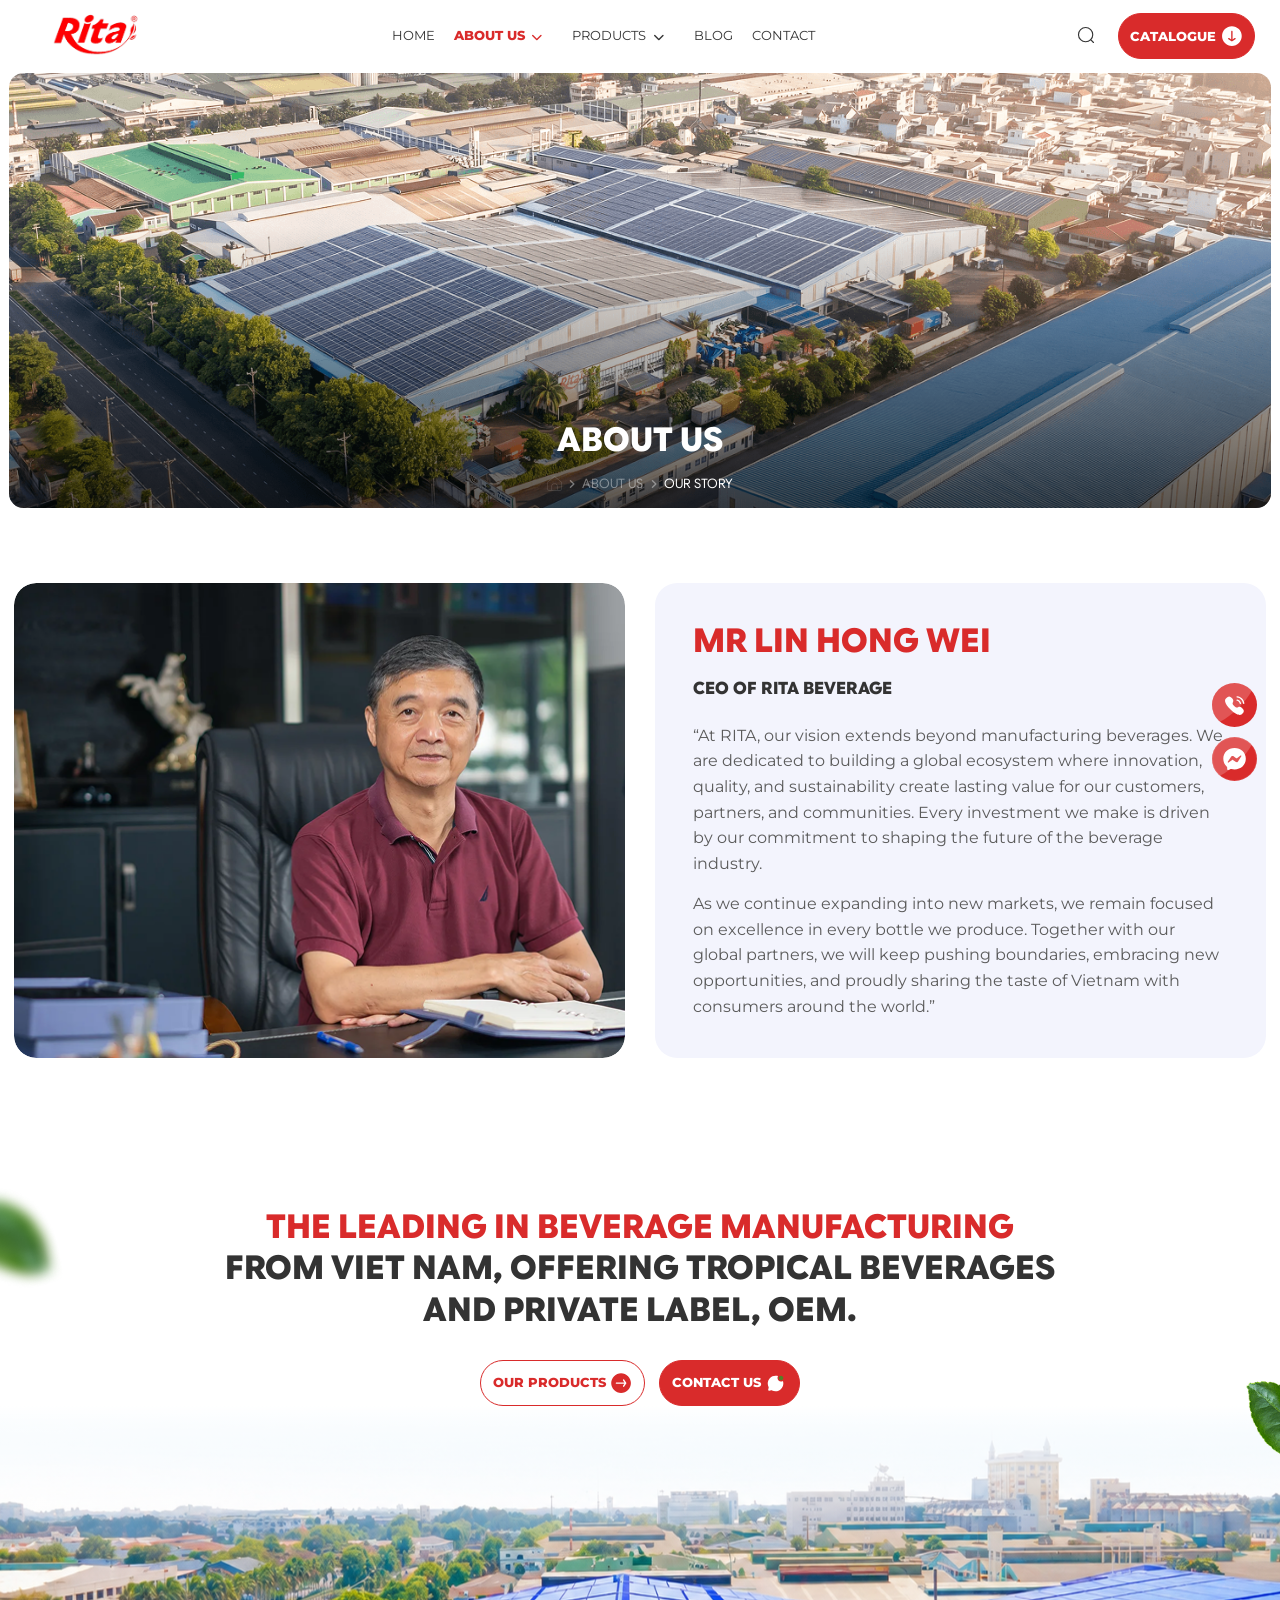
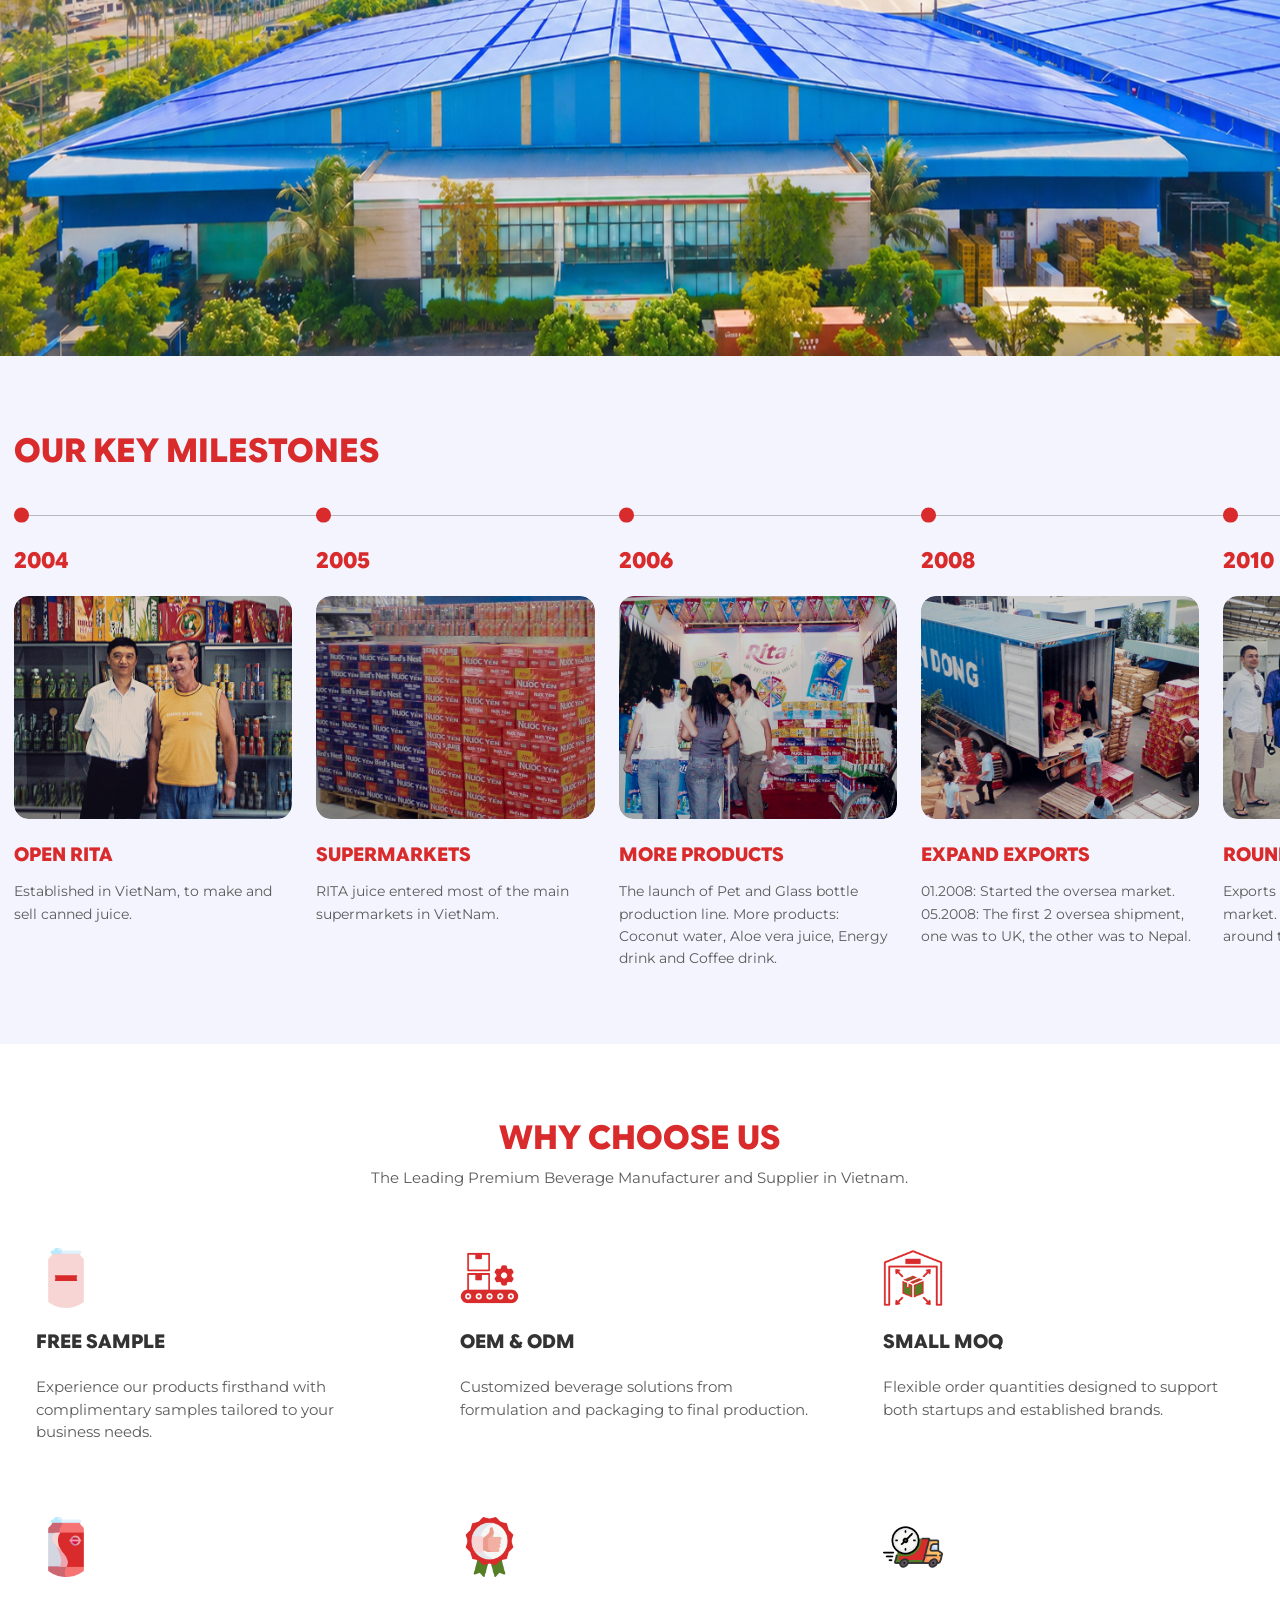
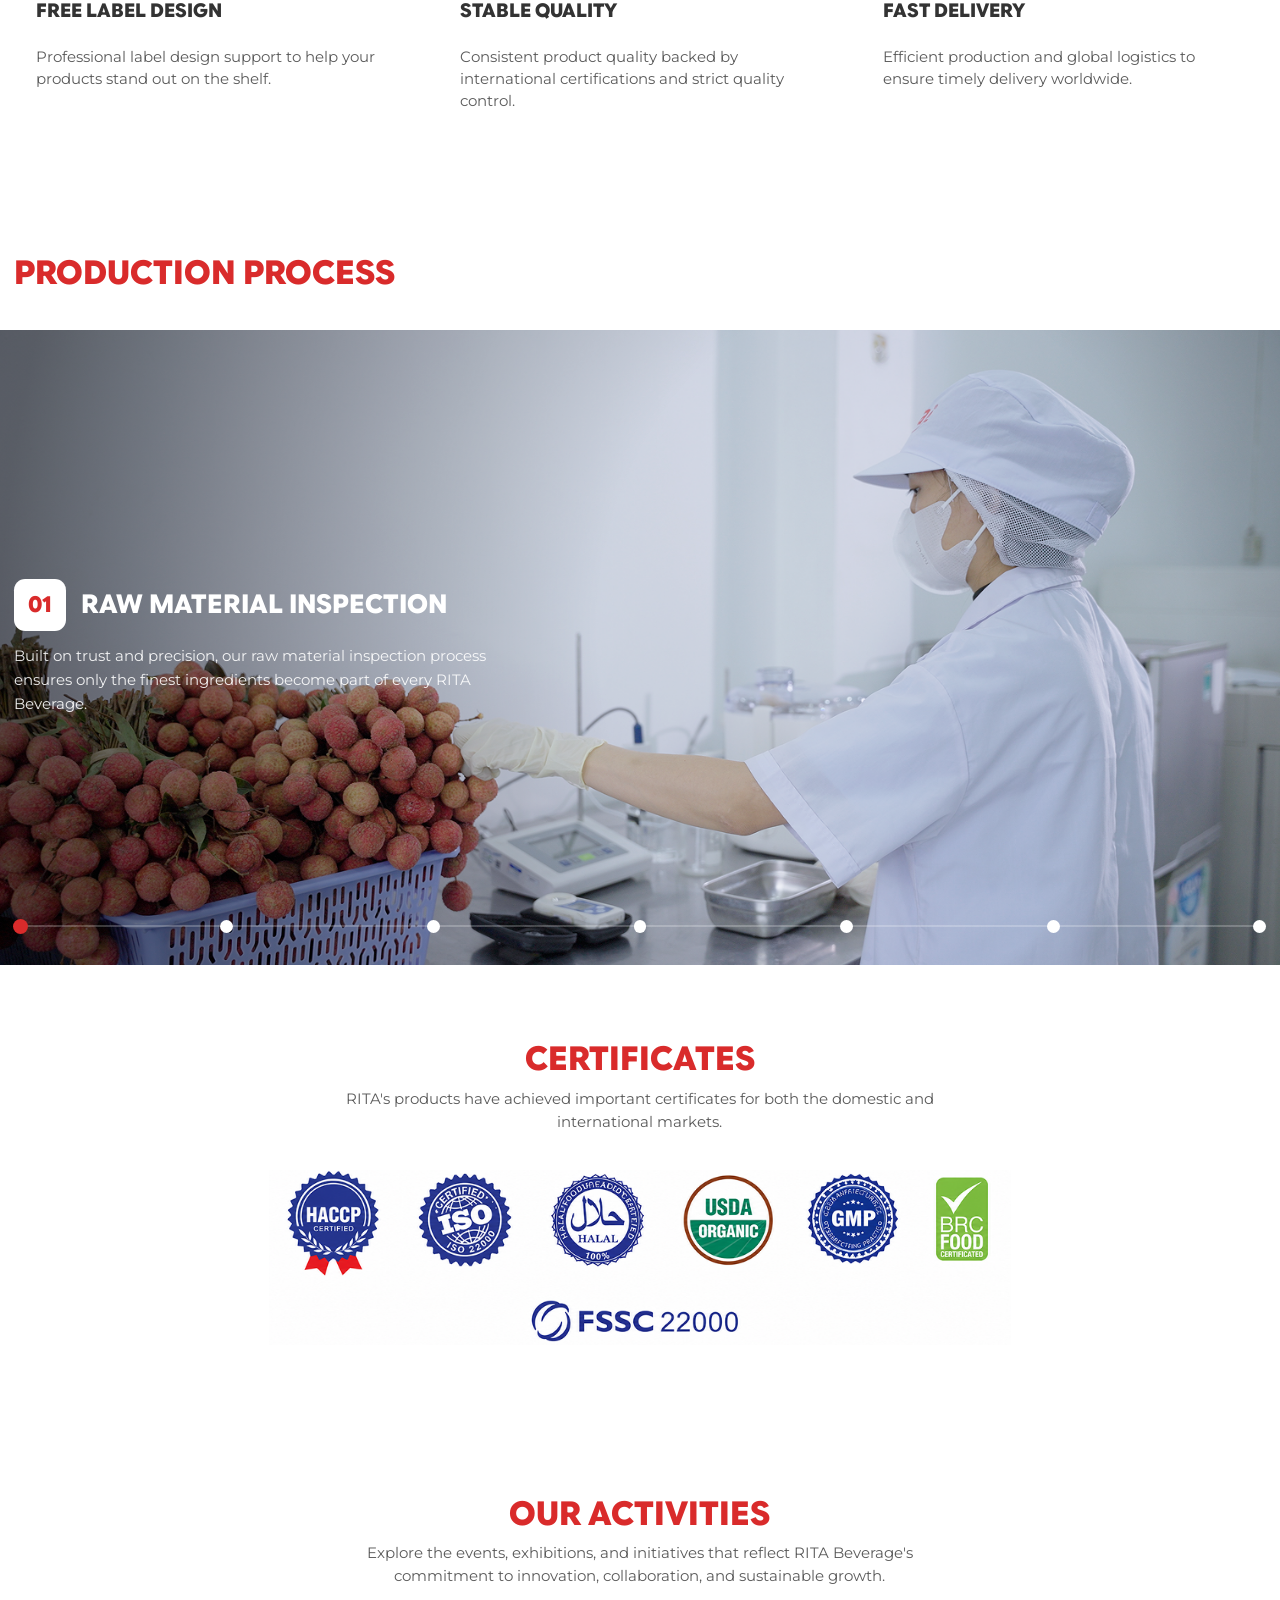
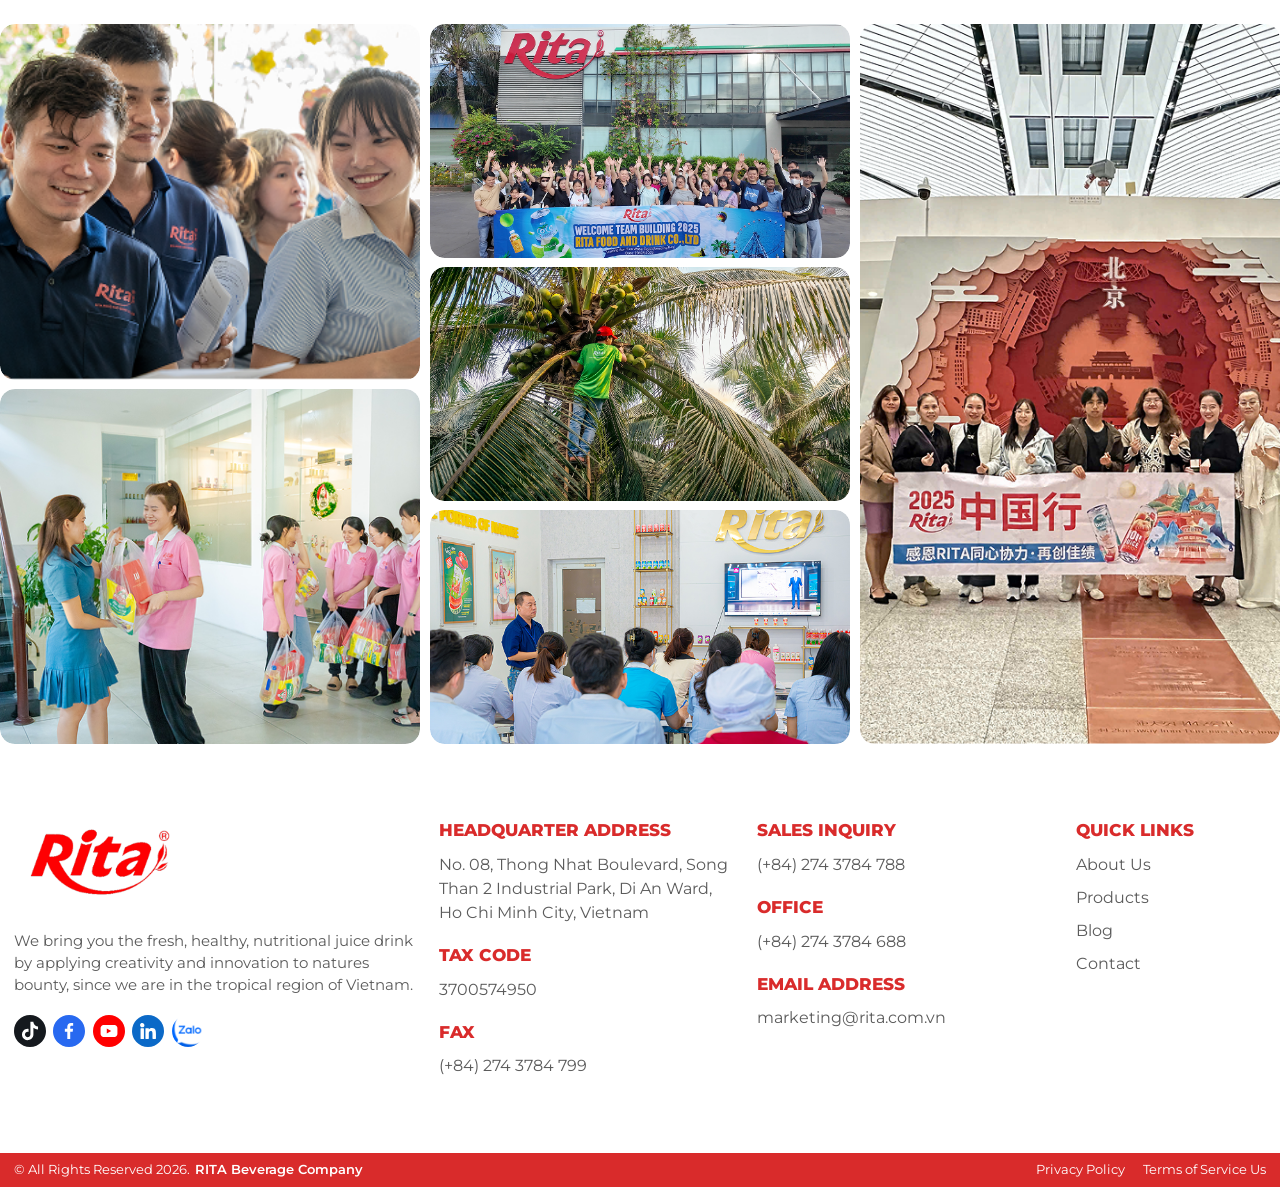
<file: about.html>
<!DOCTYPE html>
<html lang="en">
  <head>
    <meta charset="utf-8">
    <title>About Us - RITA Beverage | Vietnam's Leading OEM/ODM Beverage Manufacturer</title>
    <meta name="description" content="About RITA Beverage — Vietnam's leading beverage manufacturer & exporter. Our story, vision and commitment to premium OEM/ODM/Private Label drinks for 200+ markets.">
    <meta name="keywords" content="RITA, about, beverage, Vietnam, OEM, ODM, manufacturer, CEO, Lin Hong Wei">
    <meta name="robots" content="index, follow">
    <meta name="viewport" content="width=device-width, initial-scale=1.0, maximum-scale=1.0">
    <meta http-equiv="X-UA-Compatible" content="IE=edge">
    <link rel="stylesheet" href="./css/style.css">
  </head>
  <body>
    <header class="hd">
      <div class="container">
        <div class="hd-flex">
          <div class="hd-left">
            <div class="hd-logo"> <a class="custom-logo-link" href="./index.html"><img src="./assets/images/logo-noslogan.png" alt="RITA" loading="lazy"/></a></div>
          </div>
          <div class="hd-nav">
            <div class="menu-nav">
              <ul class="menu-list">
                <li class="menu-item"><a class="menu-link" href="./index.html">HOME</a></li>
                <li class="menu-item dropdown current-menu-item"><a class="menu-link active" href="./about.html">ABOUT US</a>
                  <ul class="menu-list">
                    <li class="menu-item"><a class="menu-link active" href="./about.html">OUR STORY</a></li>
                    <li class="menu-item"><a class="menu-link" href="./certificates.html">OUR CERTIFICATES &amp; AWARDS</a></li>
                  </ul>
                </li>
                <li class="menu-item dropdown"><a class="menu-link" href="./products.html">PRODUCTS</a>
                  <ul class="menu-list">
                    <li class="menu-item"><a class="menu-link" href="#">Fruit Juice</a></li>
                    <li class="menu-item"><a class="menu-link" href="#">Coconut Water</a></li>
                    <li class="menu-item"><a class="menu-link" href="#">Energy Drink</a></li>
                    <li class="menu-item"><a class="menu-link" href="#">Iced Coffee</a></li>
                    <li class="menu-item"><a class="menu-link" href="#">Tea Drink</a></li>
                    <li class="menu-item"><a class="menu-link" href="#">Carbonated Soft Drink</a></li>
                  </ul>
                </li>
                <li class="menu-item"><a class="menu-link" href="./blog.html">BLOG</a></li>
                <li class="menu-item"><a class="menu-link" href="./contact.html">CONTACT</a></li>
              </ul>
            </div>
          </div>
          <div class="hd-right">
            <div class="hd-srch"> <img src="./assets/images/ic-srch.svg" alt="" loading="lazy"/>
              <div class="foundbox-over foundOver"></div>
              <div class="foundbox-input foundJS">
                <div class="foundbox-wr">
                  <div class="foundbox-f">
                    <form action="">
                      <div class="foundbox-form">
                        <input type="text" placeholder="Nhập từ khoá tìm kiếm"/>
                        <div class="btn-box"><a class="btn pri" href="#"><span class="txt"><span class="txt-inner">tìm kiếm </span><span class="txt-icon"><img src="./assets/images/ic-srch.svg" alt="" loading="lazy"/></span></span></a></div>
                      </div>
                    </form>
                  </div>
                </div>
              </div>
            </div>
            <div class="hd-btn">
              <div class="btn-box"><a class="btn pri" href="#"><span class="txt"><span class="txt-inner">CATALOGUE </span><span class="txt-icon"><img src="./assets/images/ic-arrow-circle-down.svg" alt="" loading="lazy"/></span></span></a></div>
            </div>
            <div class="burger">
              <div class="hamburger" id="hamburger">
                <svg class="ham" viewbox="0 0 100 100" width="48">
                  <path class="line top" d="m 30,33 h 40 c 0,0 9.044436,-0.654587 9.044436,-8.508902 0,-7.854315 -8.024349,-11.958003 -14.89975,-10.85914 -6.875401,1.098863 -13.637059,4.171617 -13.637059,16.368042 v 40"></path>
                  <path class="line middle" d="m 30,50 h 40"></path>
                  <path class="line bottom" d="m 30,67 h 40 c 12.796276,0 15.357889,-11.717785 15.357889,-26.851538 0,-15.133752 -4.786586,-27.274118 -16.667516,-27.274118 -11.88093,0 -18.499247,6.994427 -18.435284,17.125656 l 0.252538,40"></path>
                </svg>
              </div>
            </div>
          </div>
        </div>
      </div>
      <div class="mobile-overlay"></div>
      <div class="mobile">
        <div class="mobile-con">
          <div class="mobile-wr">
            <div class="mobile-nav">
              <div class="menu-nav">
                <ul class="menu-list">
                  <li class="menu-item"><a class="menu-link" href="./index.html">HOME</a></li>
                  <li class="menu-item dropdown current-menu-item"><a class="menu-link active" href="./about.html">ABOUT US</a>
                  <ul class="menu-list">
                    <li class="menu-item"><a class="menu-link active" href="./about.html">OUR STORY</a></li>
                    <li class="menu-item"><a class="menu-link" href="./certificates.html">OUR CERTIFICATES &amp; AWARDS</a></li>
                  </ul>
                </li>
                  <li class="menu-item dropdown"><a class="menu-link" href="./products.html">PRODUCTS</a>
                    <ul class="menu-list">
                      <li class="menu-item"><a class="menu-link" href="#">Fruit Juice</a></li>
                      <li class="menu-item"><a class="menu-link" href="#">Coconut Water</a></li>
                      <li class="menu-item"><a class="menu-link" href="#">Energy Drink</a></li>
                      <li class="menu-item"><a class="menu-link" href="#">Iced Coffee</a></li>
                      <li class="menu-item"><a class="menu-link" href="#">Tea Drink</a></li>
                      <li class="menu-item"><a class="menu-link" href="#">Carbonated Soft Drink</a></li>
                    </ul>
                  </li>
                  <li class="menu-item"><a class="menu-link" href="./blog.html">BLOG</a></li>
                  <li class="menu-item"><a class="menu-link" href="./contact.html">CONTACT</a></li>
                </ul>
              </div>
              <div class="mobile-content">
                <div class="social">
                  <div class="social-list"> <a class="social-link" href="#"> <img src="./assets/images/ic-tiktok.svg" alt="" loading="lazy"/></a><a class="social-link" href="#"> <img src="./assets/images/ic-fb.svg" alt="" loading="lazy"/></a><a class="social-link" href="#"> <img src="./assets/images/ic-yt.svg" alt="" loading="lazy"/></a><a class="social-link" href="#"> <img src="./assets/images/ic-linked.svg" alt="" loading="lazy"/></a><a class="social-link" href="#"> <img src="./assets/images/ic-zalo.svg" alt="" loading="lazy"/></a></div>
                </div>
              </div>
            </div>
          </div>
        </div>
      </div>
    </header>

    <main class="main page-about">
      <div class="page-banner">
        <div class="page-banner__bg"><img src="./assets/images/banner-abus.png" alt="" loading="eager"/></div>
        <div class="container">
          <div class="page-banner__inner">
            <h1 class="page-banner__title t-48">ABOUT US</h1>
            <nav class="breadcrumb" aria-label="Breadcrumb">
              <ul class="breadcrumb__list">
                <li class="breadcrumb__item"><a class="breadcrumb__link" href="./index.html"><img src="./assets/images/ic-home.svg" alt="Home"/></a></li>
                <li class="breadcrumb__item breadcrumb__sep" aria-hidden="true"><i class="fa-solid fa-angle-right"></i></li>
                <li class="breadcrumb__item"><a class="breadcrumb__link" href="#">ABOUT US</a></li>
                <li class="breadcrumb__item breadcrumb__sep" aria-hidden="true"><i class="fa-solid fa-angle-right"></i></li>
                <li class="breadcrumb__item"><span>OUR STORY</span></li>
              </ul>
            </nav>
          </div>
        </div>
      </div>

      <section class="about-ceo ss-pd">
        <div class="container">
          <h2 class="screen-reader-text">Message from our CEO</h2>
          <div class="about-ceo__grid">
            <div class="about-ceo__photo"><img src="./assets/images/ceo.png" alt="Mr Lin Hong Wei — CEO of RITA Beverage" loading="lazy"/></div>
            <div class="about-ceo__card">
              <h3 class="about-ceo__name title txt-bold t-48">MR LIN HONG WEI</h3>
              <p class="about-ceo__role">CEO OF RITA BEVERAGE</p>
              <div class="about-ceo__quote">
                <p>“At RITA, our vision extends beyond manufacturing beverages. We are dedicated to building a global ecosystem where innovation, quality, and sustainability create lasting value for our customers, partners, and communities. Every investment we make is driven by our commitment to shaping the future of the beverage industry.</p>
                <p>As we continue expanding into new markets, we remain focused on excellence in every bottle we produce. Together with our global partners, we will keep pushing boundaries, embracing new opportunities, and proudly sharing the taste of Vietnam with consumers around the world.”</p>
              </div>
            </div>
          </div>
        </div>
      </section>

      <section class="about-intro ss-pd-t">
        <img class="about-intro__leaf about-intro__leaf--left" src="./assets/images/leaf-left-blur.png" alt="" aria-hidden="true"/>
        <img class="about-intro__leaf about-intro__leaf--right" src="./assets/images/leaf-right.png" alt="" aria-hidden="true"/>
        <div class="container">
          <div class="about-intro__head">
            <h2 class="about-intro__title txt-bold t-48">
              <span class="about-intro__title-hl">The Leading In Beverage Manufacturing</span>
              From Viet Nam, Offering Tropical Beverages And Private Label, OEM.
            </h2>
            <div class="about-intro__btns">
              <div class="btn-box"><a class="btn solid" href="./products.html"><span class="txt"><span class="txt-inner">OUR PRODUCTS </span><span class="txt-icon"><img src="./assets/images/ic-arrow-right.svg" alt="" loading="lazy"/></span></span></a></div>
              <div class="btn-box"><a class="btn pri" href="./contact.html"><span class="txt"><span class="txt-inner">CONTACT US </span><span class="txt-icon"><img src="./assets/images/ic-chat.svg" alt="" loading="lazy"/></span></span></a></div>
            </div>
          </div>
        </div>
        <div class="about-intro__img"><img src="./assets/images/about-us.png" alt="RITA beverage manufacturing factory in Vietnam" loading="lazy"/></div>
      </section>

      <section class="milestone ss-pd">
        <div class="container">
          <div class="title-gr">
            <h2 class="title t-48 txt-bold">OUR KEY MILESTONES</h2>
          </div>
          <div class="milestone__slider">
            <div class="swiper">
              <div class="swiper-wrapper">
                <div class="swiper-slide milestone-card">
                  <div class="milestone-card__top"><span class="milestone-card__dot"></span></div>
                  <div class="milestone-card__year">2004</div>
                  <div class="milestone-card__img"><img src="./assets/images/history-2004.png" alt="Open RITA" loading="lazy"/></div>
                  <h3 class="milestone-card__title">OPEN RITA</h3>
                  <p class="milestone-card__desc">Established in VietNam, to make and sell canned juice.</p>
                </div>
                <div class="swiper-slide milestone-card">
                  <div class="milestone-card__top"><span class="milestone-card__dot"></span></div>
                  <div class="milestone-card__year">2005</div>
                  <div class="milestone-card__img"><img src="./assets/images/history-2005.png" alt="Supermarkets in VietNam" loading="lazy"/></div>
                  <h3 class="milestone-card__title">SUPERMARKETS</h3>
                  <p class="milestone-card__desc">RITA juice entered most of the main supermarkets in VietNam.</p>
                </div>
                <div class="swiper-slide milestone-card">
                  <div class="milestone-card__top"><span class="milestone-card__dot"></span></div>
                  <div class="milestone-card__year">2006</div>
                  <div class="milestone-card__img"><img src="./assets/images/history-2006.png" alt="More products" loading="lazy"/></div>
                  <h3 class="milestone-card__title">MORE PRODUCTS</h3>
                  <p class="milestone-card__desc">The launch of Pet and Glass bottle production line. More products: Coconut water, Aloe vera juice, Energy drink and Coffee drink.</p>
                </div>
                <div class="swiper-slide milestone-card">
                  <div class="milestone-card__top"><span class="milestone-card__dot"></span></div>
                  <div class="milestone-card__year">2008</div>
                  <div class="milestone-card__img"><img src="./assets/images/history-2008.png" alt="Expand exports" loading="lazy"/></div>
                  <h3 class="milestone-card__title">EXPAND EXPORTS</h3>
                  <p class="milestone-card__desc">01.2008: Started the oversea market. 05.2008: The first 2 oversea shipment, one was to UK, the other was to Nepal.</p>
                </div>
                <div class="swiper-slide milestone-card">
                  <div class="milestone-card__top"><span class="milestone-card__dot"></span></div>
                  <div class="milestone-card__year">2010</div>
                  <div class="milestone-card__img"><img src="./assets/images/history-2010.png" alt="Round the world" loading="lazy"/></div>
                  <h3 class="milestone-card__title">ROUND THE WORLD</h3>
                  <p class="milestone-card__desc">Exports exceeded sales in the domestic market. Products are popular all around the world.</p>
                </div>
                <div class="swiper-slide milestone-card">
                  <div class="milestone-card__top"><span class="milestone-card__dot"></span></div>
                  <div class="milestone-card__year">2013</div>
                  <div class="milestone-card__img"><img src="./assets/images/history-2013.png" alt="PP bottle" loading="lazy"/></div>
                  <h3 class="milestone-card__title">PP BOTTLE</h3>
                  <p class="milestone-card__desc">PP bottle production line launched.</p>
                </div>
                <div class="swiper-slide milestone-card">
                  <div class="milestone-card__top"><span class="milestone-card__dot"></span></div>
                  <div class="milestone-card__year">2015</div>
                  <div class="milestone-card__img"><img src="./assets/images/history-2015.png" alt="International prize" loading="lazy"/></div>
                  <h3 class="milestone-card__title">INTERNATIONAL PRIZE</h3>
                  <p class="milestone-card__desc">Won the innovative Prize at Shanghai SIAL.</p>
                </div>
                <div class="swiper-slide milestone-card">
                  <div class="milestone-card__top"><span class="milestone-card__dot"></span></div>
                  <div class="milestone-card__year">2016</div>
                  <div class="milestone-card__img"><img src="./assets/images/history-2016.png" alt="New factory" loading="lazy"/></div>
                  <h3 class="milestone-card__title">NEW FACTORY</h3>
                  <p class="milestone-card__desc">Bigger and more modern factory launched. Capacity enlarged 5 times.</p>
                </div>
                <div class="swiper-slide milestone-card">
                  <div class="milestone-card__top"><span class="milestone-card__dot"></span></div>
                  <div class="milestone-card__year">2018</div>
                  <div class="milestone-card__img"><img src="./assets/images/history-2018.png" alt="Aseptic products" loading="lazy"/></div>
                  <h3 class="milestone-card__title">ASEPTIC PRODUCTS</h3>
                  <p class="milestone-card__desc">200ml Aseptic pack line launched, with a 1L aseptic line on the agenda.</p>
                </div>
                <div class="swiper-slide milestone-card">
                  <div class="milestone-card__top"><span class="milestone-card__dot"></span></div>
                  <div class="milestone-card__year">2019</div>
                  <div class="milestone-card__img"><img src="./assets/images/history-2019.png" alt="PP Cup products" loading="lazy"/></div>
                  <h3 class="milestone-card__title">PP CUP PRODUCTS</h3>
                  <p class="milestone-card__desc">PP Cup line finished. Factory expanded by more than 50,000 square meters.</p>
                </div>
                <div class="swiper-slide milestone-card">
                  <div class="milestone-card__top"><span class="milestone-card__dot"></span></div>
                  <div class="milestone-card__year">2022</div>
                  <div class="milestone-card__img"><img src="./assets/images/history-2022.png" alt="Pet production line" loading="lazy"/></div>
                  <h3 class="milestone-card__title">PET PRODUCTION LINE</h3>
                  <p class="milestone-card__desc">New automatic PET production line launched.</p>
                </div>
              </div>
            </div>
          </div>
        </div>
      </section>

      <section class="why why--white ss-pd">
        <div class="container">
          <div class="title-gr center">
            <h2 class="title t-48 txt-bold">WHY CHOOSE US</h2>
            <p class="title-des">The Leading Premium Beverage Manufacturer and Supplier in Vietnam.</p>
          </div>
          <div class="why__slider">
            <div class="swiper">
              <div class="swiper-wrapper row">
                <div class="swiper-slide col">
                  <div class="why__item">
                    <div class="why__icon"><img src="./assets/images/ic-free-sample.png" alt="" loading="lazy"/></div>
                    <h3 class="why__name t-24">Free Sample</h3>
                    <p class="why__desc">Experience our products firsthand with complimentary samples tailored to your business needs.</p>
                  </div>
                </div>
                <div class="swiper-slide col">
                  <div class="why__item">
                    <div class="why__icon"><img src="./assets/images/ic-oem-odm.png" alt="" loading="lazy"/></div>
                    <h3 class="why__name t-24">OEM &amp; ODM</h3>
                    <p class="why__desc">Customized beverage solutions from formulation and packaging to final production.</p>
                  </div>
                </div>
                <div class="swiper-slide col">
                  <div class="why__item">
                    <div class="why__icon"><img src="./assets/images/ic-moq.png" alt="" loading="lazy"/></div>
                    <h3 class="why__name t-24">Small MOQ</h3>
                    <p class="why__desc">Flexible order quantities designed to support both startups and established brands.</p>
                  </div>
                </div>
                <div class="swiper-slide col">
                  <div class="why__item">
                    <div class="why__icon"><img src="./assets/images/ic-free-label-desgin.png" alt="" loading="lazy"/></div>
                    <h3 class="why__name t-24">Free Label Design</h3>
                    <p class="why__desc">Professional label design support to help your products stand out on the shelf.</p>
                  </div>
                </div>
                <div class="swiper-slide col">
                  <div class="why__item">
                    <div class="why__icon"><img src="./assets/images/ic-quality.png" alt="" loading="lazy"/></div>
                    <h3 class="why__name t-24">Stable Quality</h3>
                    <p class="why__desc">Consistent product quality backed by international certifications and strict quality control.</p>
                  </div>
                </div>
                <div class="swiper-slide col">
                  <div class="why__item">
                    <div class="why__icon"><img src="./assets/images/ic-fast-delivery.png" alt="" loading="lazy"/></div>
                    <h3 class="why__name t-24">Fast Delivery</h3>
                    <p class="why__desc">Efficient production and global logistics to ensure timely delivery worldwide.</p>
                  </div>
                </div>
              </div>
            </div>
          </div>
        </div>
      </section>

      <section class="process">
        <div class="container">
          <div class="process__title title-gr">
            <h2 class="title t-48 txt-bold">PRODUCTION PROCESS</h2>
          </div>
        </div>
        <div class="process__slider">
          <div class="swiper">
            <div class="swiper-wrapper">
              <div class="swiper-slide process-step">
                <div class="process-step__media"><img src="./assets/images/process-1.png" alt="Raw material inspection" loading="lazy"/></div>
                <div class="container process-step__body">
                  <div class="process-step__content">
                    <div class="process-step__head">
                      <span class="process-step__num">01</span>
                      <h3 class="process-step__name t-32 txt-bold">Raw Material Inspection</h3>
                    </div>
                    <p class="process-step__desc">Built on trust and precision, our raw material inspection process ensures only the finest ingredients become part of every RITA Beverage.</p>
                  </div>
                </div>
              </div>
              <div class="swiper-slide process-step">
                <div class="process-step__media"><img src="./assets/images/process-2.png" alt="Sorting and selection" loading="lazy"/></div>
                <div class="container process-step__body">
                  <div class="process-step__content">
                    <div class="process-step__head">
                      <span class="process-step__num">02</span>
                      <h3 class="process-step__name t-32 txt-bold">Material Transport to Washing</h3>
                    </div>
                    <p class="process-step__desc">Every ingredient is carefully transferred to the washing line through a controlled process, ensuring cleanliness, freshness, and uncompromised quality.</p>
                  </div>
                </div>
              </div>
              <div class="swiper-slide process-step">
                <div class="process-step__media"><img src="./assets/images/process-3.png" alt="Washing and cleaning" loading="lazy"/></div>
                <div class="container process-step__body">
                  <div class="process-step__content">
                    <div class="process-step__head">
                      <span class="process-step__num">03</span>
                      <h3 class="process-step__name t-32 txt-bold">Washing Raw Material</h3>
                    </div>
                    <p class="process-step__desc">Every ingredient is meticulously washed under strict quality controls, ensuring maximum cleanliness while maintaining its natural characteristics.</p>
                  </div>
                </div>
              </div>
              <div class="swiper-slide process-step">
                <div class="process-step__media"><img src="./assets/images/process-4.png" alt="Hygiene and sanitation" loading="lazy"/></div>
                <div class="container process-step__body">
                  <div class="process-step__content">
                    <div class="process-step__head">
                      <span class="process-step__num">04</span>
                      <h3 class="process-step__name t-32 txt-bold">Changing Area</h3>
                    </div>
                    <p class="process-step__desc">Designed to support world-class hygiene standards, the changing area ensures every team member is fully prepared before entering the controlled production environment.</p>
                  </div>
                </div>
              </div>
              <div class="swiper-slide process-step">
                <div class="process-step__media"><img src="./assets/images/process-5.png" alt="Peeling and processing" loading="lazy"/></div>
                <div class="container process-step__body">
                  <div class="process-step__content">
                    <div class="process-step__head">
                      <span class="process-step__num">05</span>
                      <h3 class="process-step__name t-32 txt-bold">Preliminary Processing Room</h3>
                    </div>
                    <p class="process-step__desc">Advanced preparation processes and strict quality controls ensure every ingredient is production-ready while maintaining its freshness, safety, and integrity.</p>
                  </div>
                </div>
              </div>
              <div class="swiper-slide process-step">
                <div class="process-step__media"><img src="./assets/images/process-6.png" alt="Blending and filling" loading="lazy"/></div>
                <div class="container process-step__body">
                  <div class="process-step__content">
                    <div class="process-step__head">
                      <span class="process-step__num">06</span>
                      <h3 class="process-step__name t-32 txt-bold">Filter Conveyor</h3>
                    </div>
                    <p class="process-step__desc">An integrated filter conveyor system continuously transfers the beverage while maintaining product purity, operational efficiency, and strict hygiene standards.</p>
                  </div>
                </div>
              </div>
              <div class="swiper-slide process-step">
                <div class="process-step__media"><img src="./assets/images/process-7.png" alt="Packaging and export" loading="lazy"/></div>
                <div class="container process-step__body">
                  <div class="process-step__content">
                    <div class="process-step__head">
                      <span class="process-step__num">07</span>
                      <h3 class="process-step__name t-32 txt-bold">Incubation Area</h3>
                    </div>
                    <p class="process-step__desc">Products are carefully incubated under controlled temperature and humidity conditions to ensure optimal quality, consistency, and product stability.</p>
                  </div>
                </div>
              </div>
            </div>
          </div>
          <div class="process__dots">
            <div class="container">
              <div class="process__pagination"></div>
            </div>
          </div>
        </div>
      </section>

      <section class="cert ss-pd">
        <div class="container">
          <div class="title-gr center">
            <h2 class="title t-48 txt-bold">CERTIFICATES</h2>
            <p class="title-des">RITA's products have achieved important certificates for both the domestic and international markets.</p>
          </div>
          <div class="cert__media">
            <img src="./assets/images/cef-overview.png" alt="RITA certificates: HACCP, ISO 22000, HALAL, USDA Organic, GMP, BRC Food, FSSC 22000" loading="lazy"/>
          </div>
        </div>
      </section>

      <section class="activities ss-pd-t">
        <div class="container">
          <div class="title-gr center">
            <h2 class="title t-48 txt-bold">OUR ACTIVITIES</h2>
            <p class="title-des">Explore the events, exhibitions, and initiatives that reflect RITA Beverage's commitment to innovation, collaboration, and sustainable growth.</p>
          </div>
        </div>
        <div class="activities__gallery">
          <div class="activities__col">
            <div class="activities__item"><img src="./assets/images/activity-1.png" alt="RITA activity" loading="lazy"/></div>
            <div class="activities__item"><img src="./assets/images/activity-2.png" alt="RITA activity" loading="lazy"/></div>
          </div>
          <div class="activities__col">
            <div class="activities__item"><img src="./assets/images/activity-3.png" alt="RITA team building" loading="lazy"/></div>
            <div class="activities__item"><img src="./assets/images/activity-4.png" alt="RITA activity" loading="lazy"/></div>
            <div class="activities__item"><img src="./assets/images/activity-5.png" alt="RITA activity" loading="lazy"/></div>
          </div>
          <div class="activities__col">
            <div class="activities__item"><img src="./assets/images/activity-6.png" alt="RITA China trip 2025" loading="lazy"/></div>
          </div>
        </div>
      </section>
    </main>

    <footer class="ft">
      <div class="container">
        <div class="ft-top">
          <div class="ft-flex row">
            <div class="ft-item col">
              <div class="ft-info">
                <div class="ft-logo"> <img src="./assets/images/logo-noslogan.png" alt="RITA" loading="lazy"/></div>
                <p class="ft-desc">We bring you the fresh, healthy, nutritional juice drink by applying creativity and innovation to natures bounty, since we are in the tropical region of Vietnam.</p>
                <div class="social">
                  <div class="social-list"> <a class="social-link" href="#"> <img src="./assets/images/ic-tiktok.svg" alt="" loading="lazy"/></a><a class="social-link" href="#"> <img src="./assets/images/ic-fb.svg" alt="" loading="lazy"/></a><a class="social-link" href="#"> <img src="./assets/images/ic-yt.svg" alt="" loading="lazy"/></a><a class="social-link" href="#"> <img src="./assets/images/ic-linked.svg" alt="" loading="lazy"/></a><a class="social-link" href="#"> <img src="./assets/images/ic-zalo.svg" alt="" loading="lazy"/></a></div>
                </div>
              </div>
            </div>
            <div class="ft-item col">
              <div class="wrapper">
                <p class="ft-tt">Headquarter Address</p>
                <ul class="ft-add">
                  <li class="ft-add__item">
                    <p class="txt">No. 08, Thong Nhat Boulevard, Song Than 2 Industrial Park, Di An Ward, Ho Chi Minh City, Vietnam</p>
                  </li>
                </ul>
              </div>
              <div class="wrapper">
                <p class="ft-tt">Tax CODE</p>
                <ul class="ft-add">
                  <li class="ft-add__item">
                    <p class="txt">3700574950</p>
                  </li>
                </ul>
              </div>
              <div class="wrapper">
                <p class="ft-tt">FAX</p>
                <ul class="ft-add">
                  <li class="ft-add__item">
                    <p class="txt">(+84) 274 3784 799</p>
                  </li>
                </ul>
              </div>
            </div>
            <div class="ft-item col">
              <div class="wrapper">
                <p class="ft-tt">Sales inquiry</p>
                <ul class="ft-add">
                  <li class="ft-add__item">
                    <p class="txt">(+84) 274 3784 788</p>
                  </li>
                </ul>
              </div>
              <div class="wrapper">
                <p class="ft-tt">OFFICE</p>
                <ul class="ft-add">
                  <li class="ft-add__item">
                    <p class="txt">(+84) 274 3784 688</p>
                  </li>
                </ul>
              </div>
              <div class="wrapper">
                <p class="ft-tt">Email Address</p>
                <ul class="ft-add">
                  <li class="ft-add__item">
                    <p class="txt">marketing@rita.com.vn</p>
                  </li>
                </ul>
              </div>
            </div>
            <div class="ft-item col">
              <div class="wrapper">
                <p class="ft-tt">QUICK LINKS</p>
                <ul class="menu-list">
                  <li class="menu-item"> <a class="menu-link" href="./about.html"> About Us</a></li>
                  <li class="menu-item"> <a class="menu-link" href="./products.html"> Products</a></li>
                  <li class="menu-item"> <a class="menu-link" href="./blog.html"> Blog</a></li>
                  <li class="menu-item"> <a class="menu-link" href="./contact.html"> Contact</a></li>
                </ul>
              </div>
            </div>
          </div>
        </div>
      </div>
      <div class="ft-bottom">
        <div class="container">
          <div class="ft-bottom__flex">
            <div class="ft-bottom__text">
              <p class="txt">© All Rights Reserved 2026.</p>
              <p class="sign">RITA Beverage Company</p>
            </div>
            <ul class="ft-bottom__polis">
              <li class="ft-bottom__poli"> <a class="ft-bottom__poli-link" href="#">Privacy Policy</a></li>
              <li class="ft-bottom__poli"> <a class="ft-bottom__poli-link" href="#">Terms of Service Us</a></li>
            </ul>
          </div>
        </div>
      </div>
    </footer>

    <div class="sidefix">
      <div class="sidefix-item"> <a class="sidefix-link" href="#"><img src="./assets/images/cta-phone.svg" alt="" loading="lazy"/></a></div>
      <div class="sidefix-item"> <a class="sidefix-link" href="#"><img src="./assets/images/cta-mess.svg" alt="" loading="lazy"/></a></div>
      <div class="sidefix-item back-to-top backToTop">
        <div class="sidefix-link"><img src="./assets/images/cta-totop.svg" alt="" loading="lazy"/></div>
      </div>
    </div>

    <script src="./assets/library/jquery/jquery.js"></script>
    <script src="./assets/library/swiper/swiper-bundle.min.js"></script>
    <script src="./assets/library/aos/aos.js"></script>
    <script src="./assets/library/select2/select2.min.js"></script>
    <script src="./assets/library/flatpickr/flatpickr.js"></script>
    <script src="./assets/library/jquery/jquery-migrate.js"></script>
    <script src="./assets/library/smoothscroll/SmoothScroll.min.js"></script>
    <script src="./assets/library/splitting/splitting.min.js"></script>
    <script src="./assets/library/fancybox/fancybox.umd.js"></script>
    <script src="./assets/library/gsap/gsap.min.js"></script>
    <script src="./assets/library/gsap/ScrollTrigger.min.js"></script>
    <script src="./assets/library/ukiyo/ukiyo.min.js"></script>
    <script src="./assets/library/splide/splide.min.js"></script>
    <script src="./assets/library/splide/splide-extension-auto-scroll.min.js"></script>
    <script src="./assets/library/vanilatilt/vanilla-tilt.min.js"></script>
    <script src="./assets/library/particles/particles.min.js"></script>
    <script src="./js/main.js" type="module"></script>
  </body>
</html>
</file>
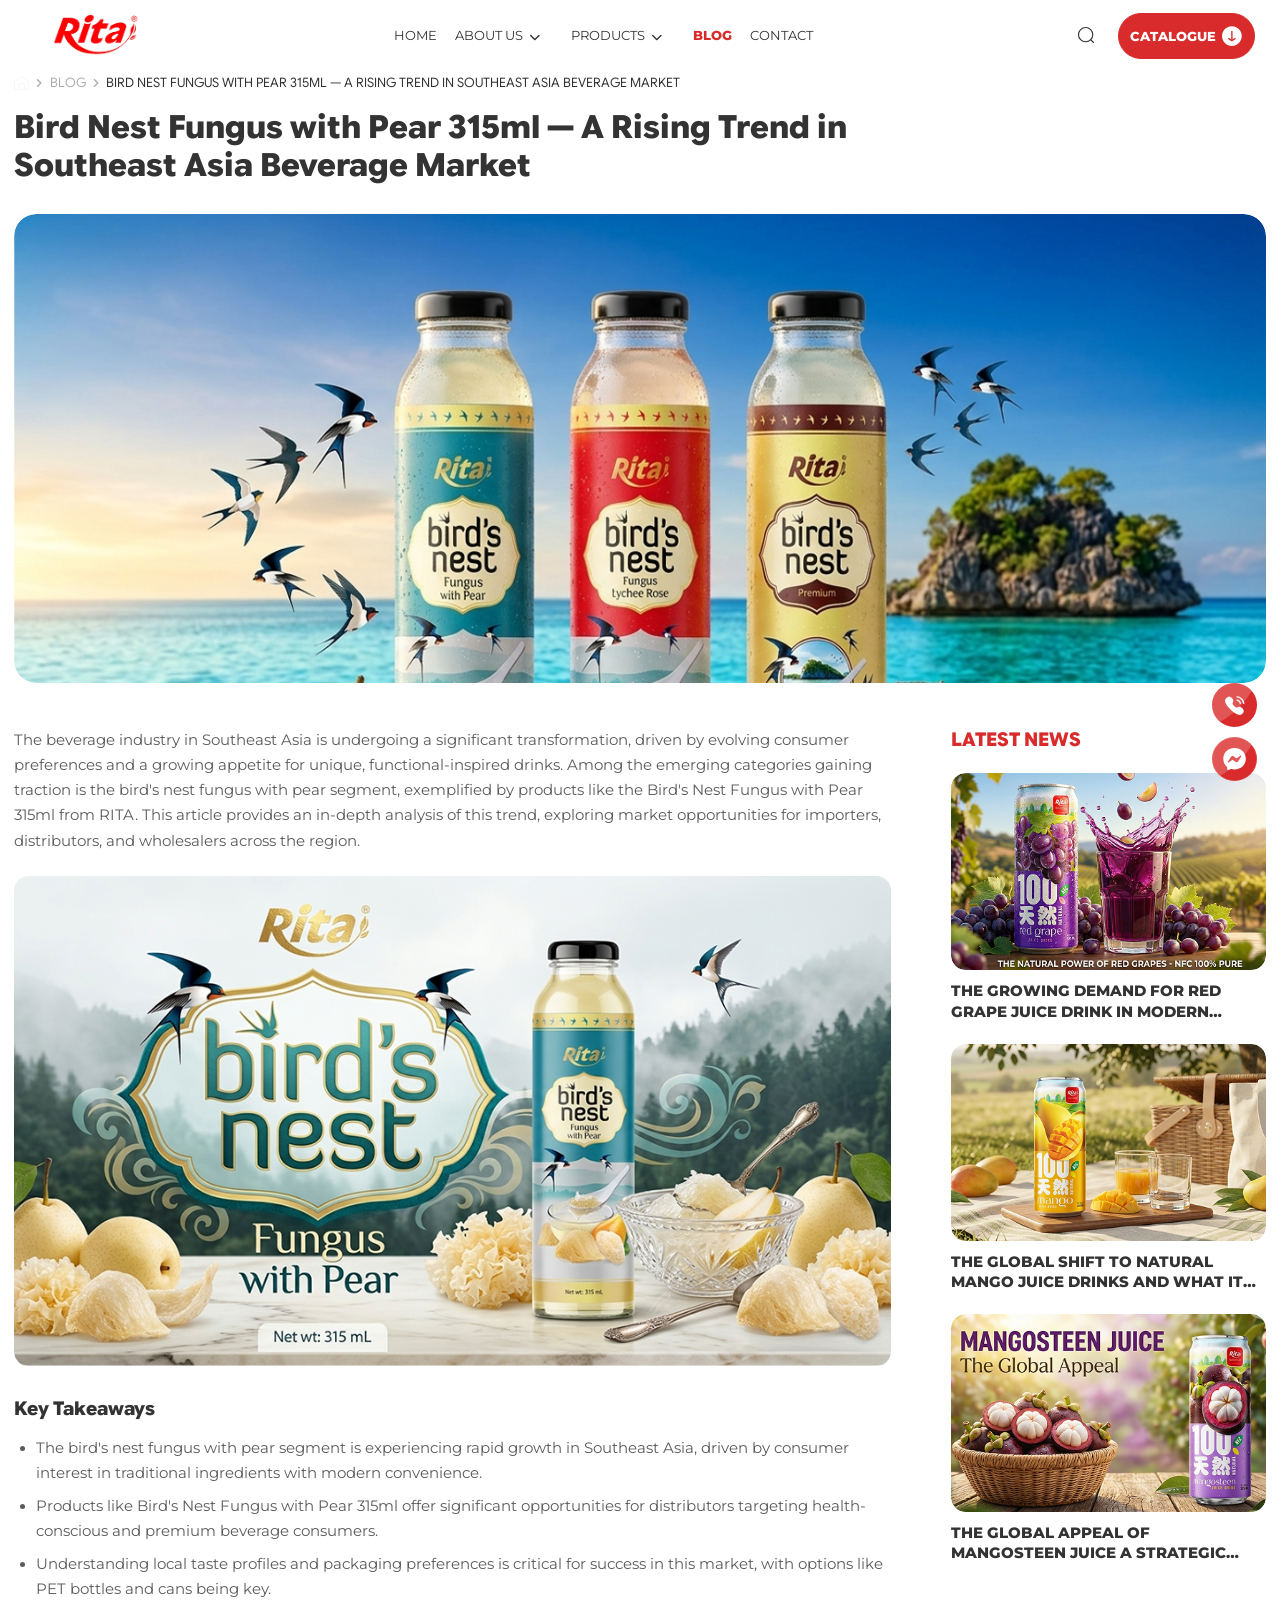
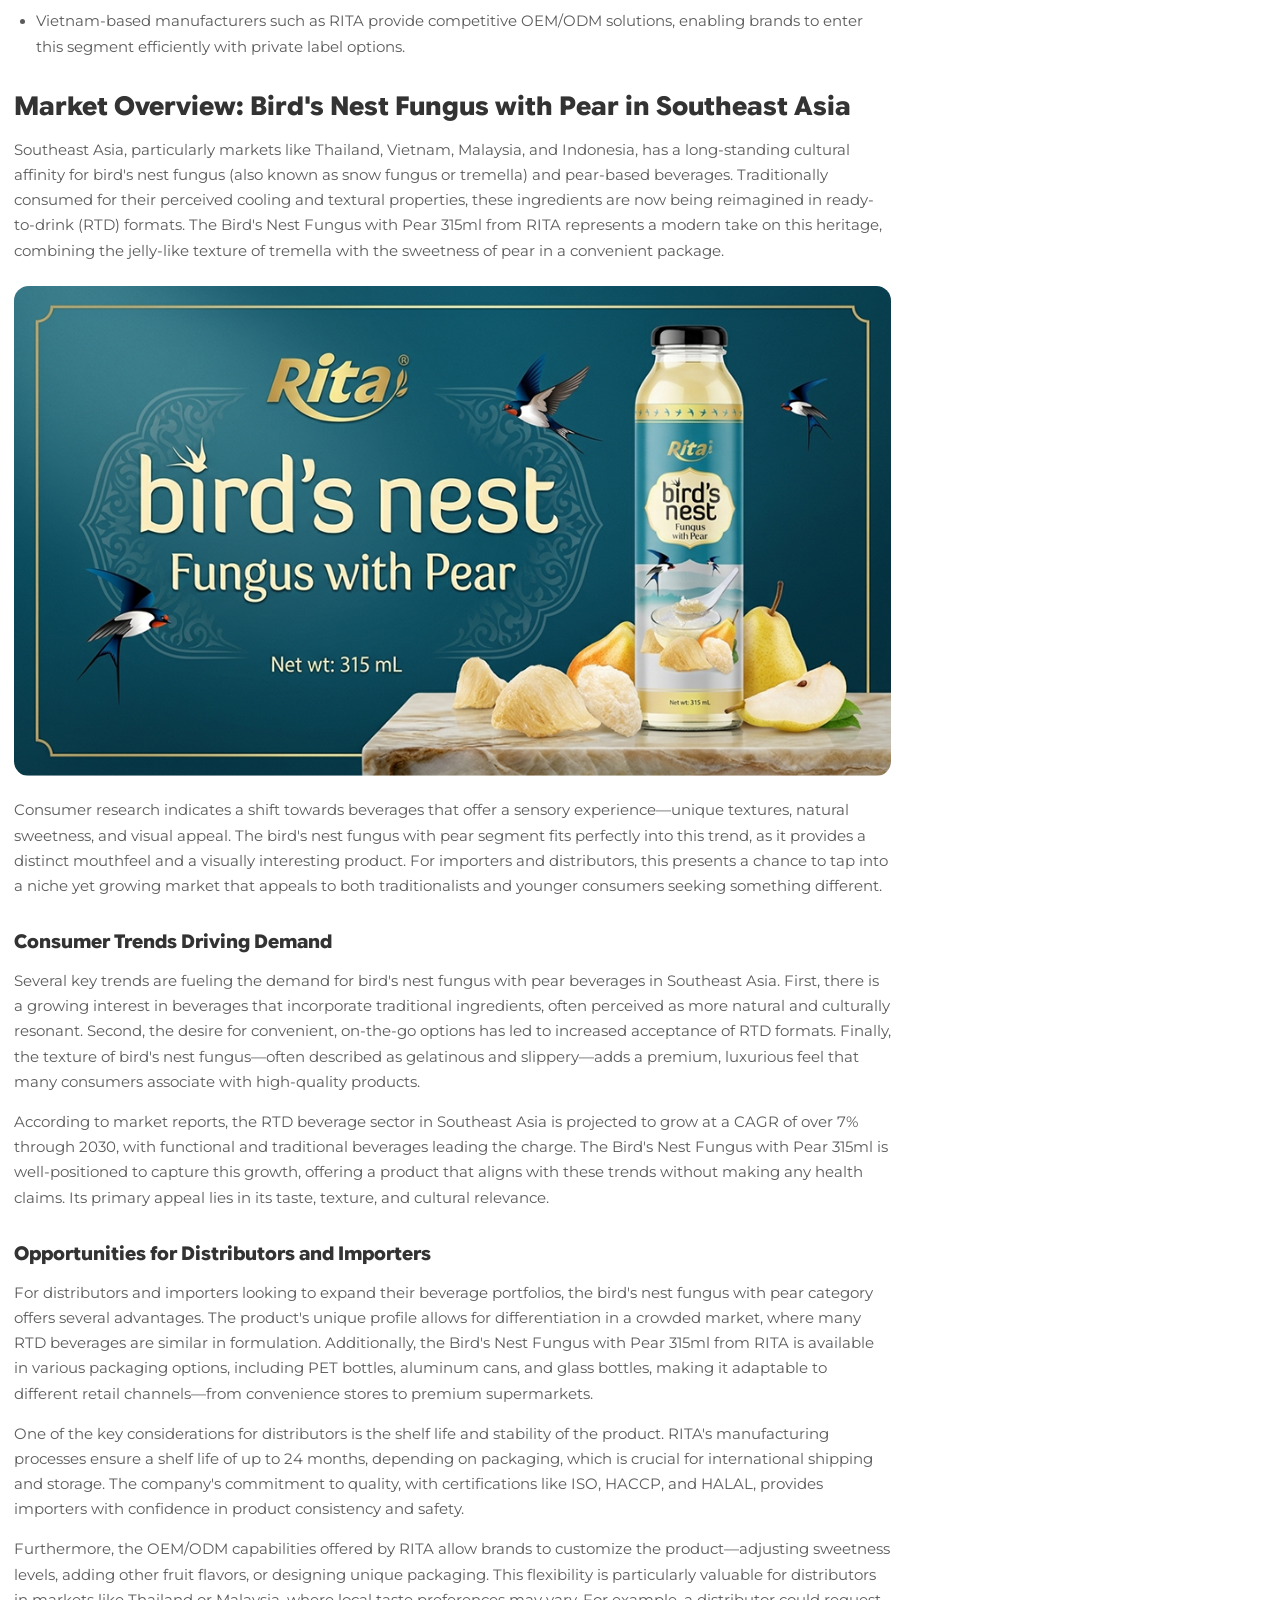
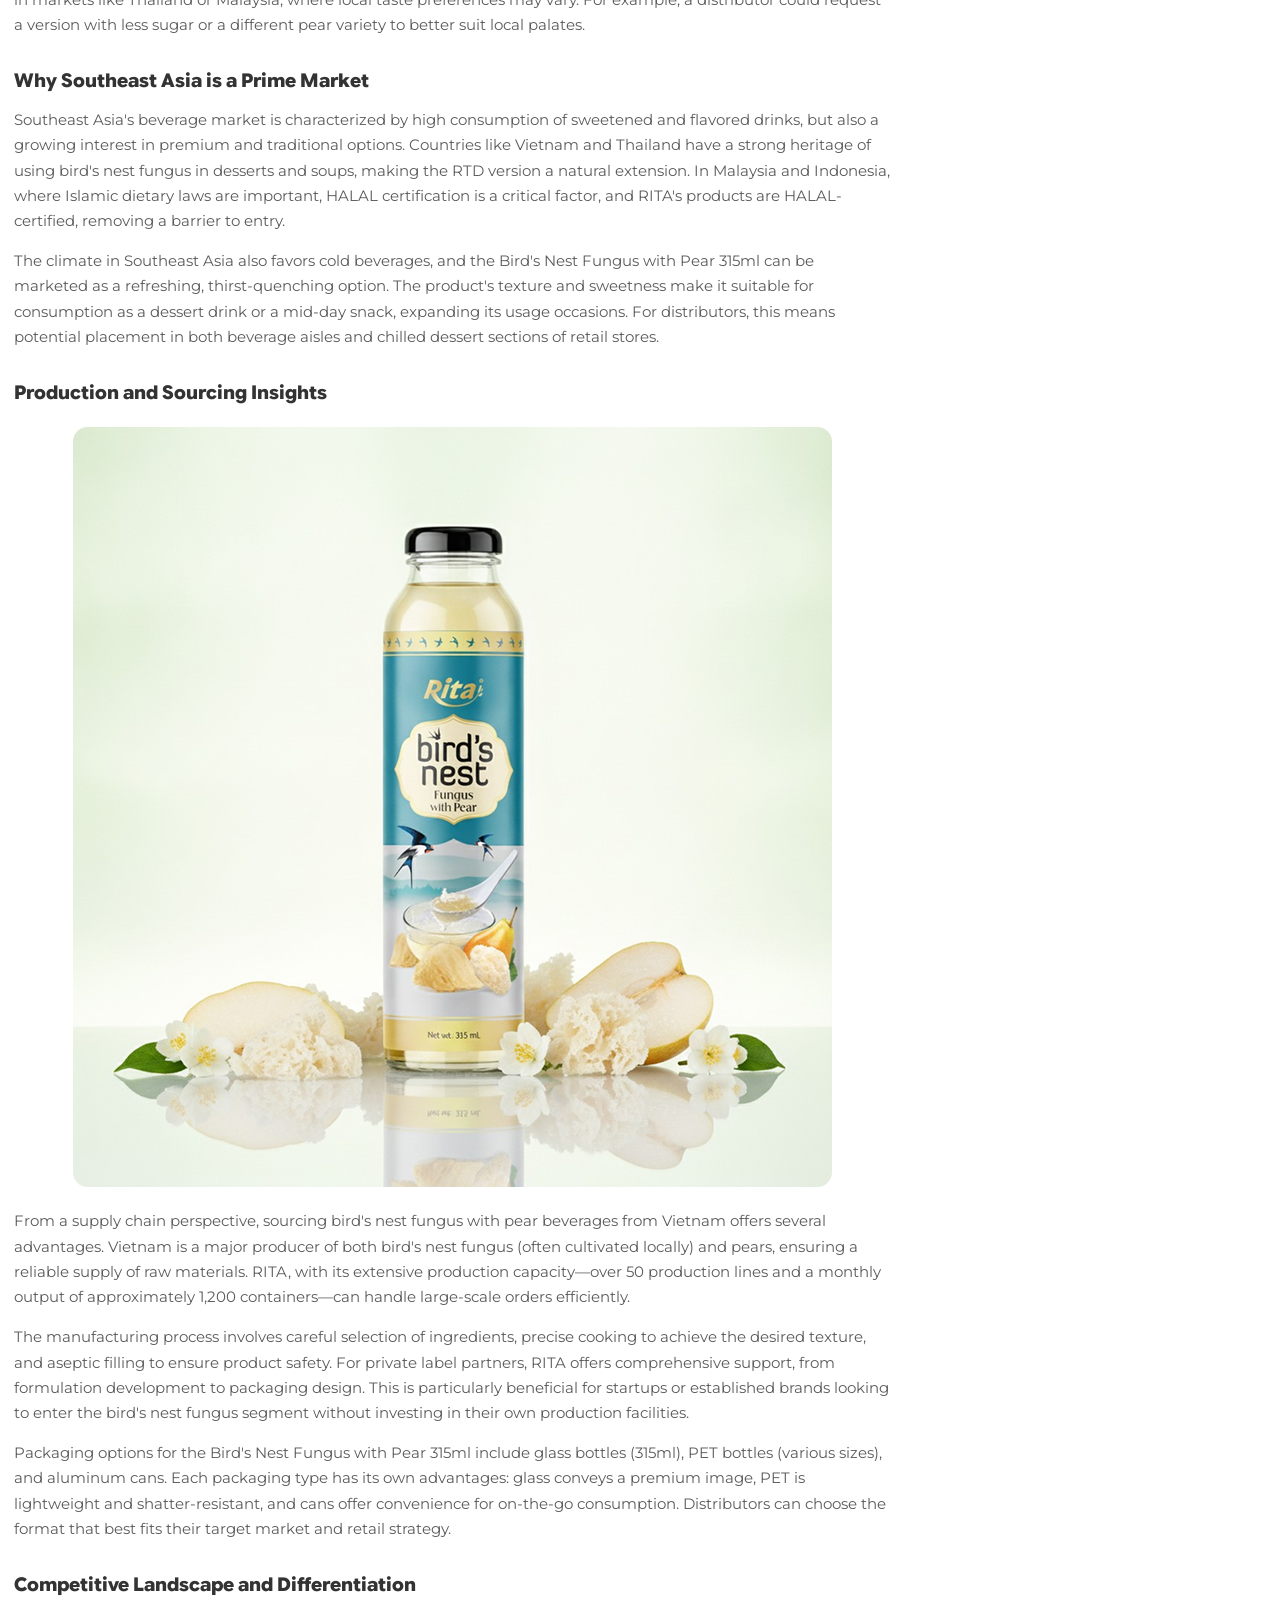
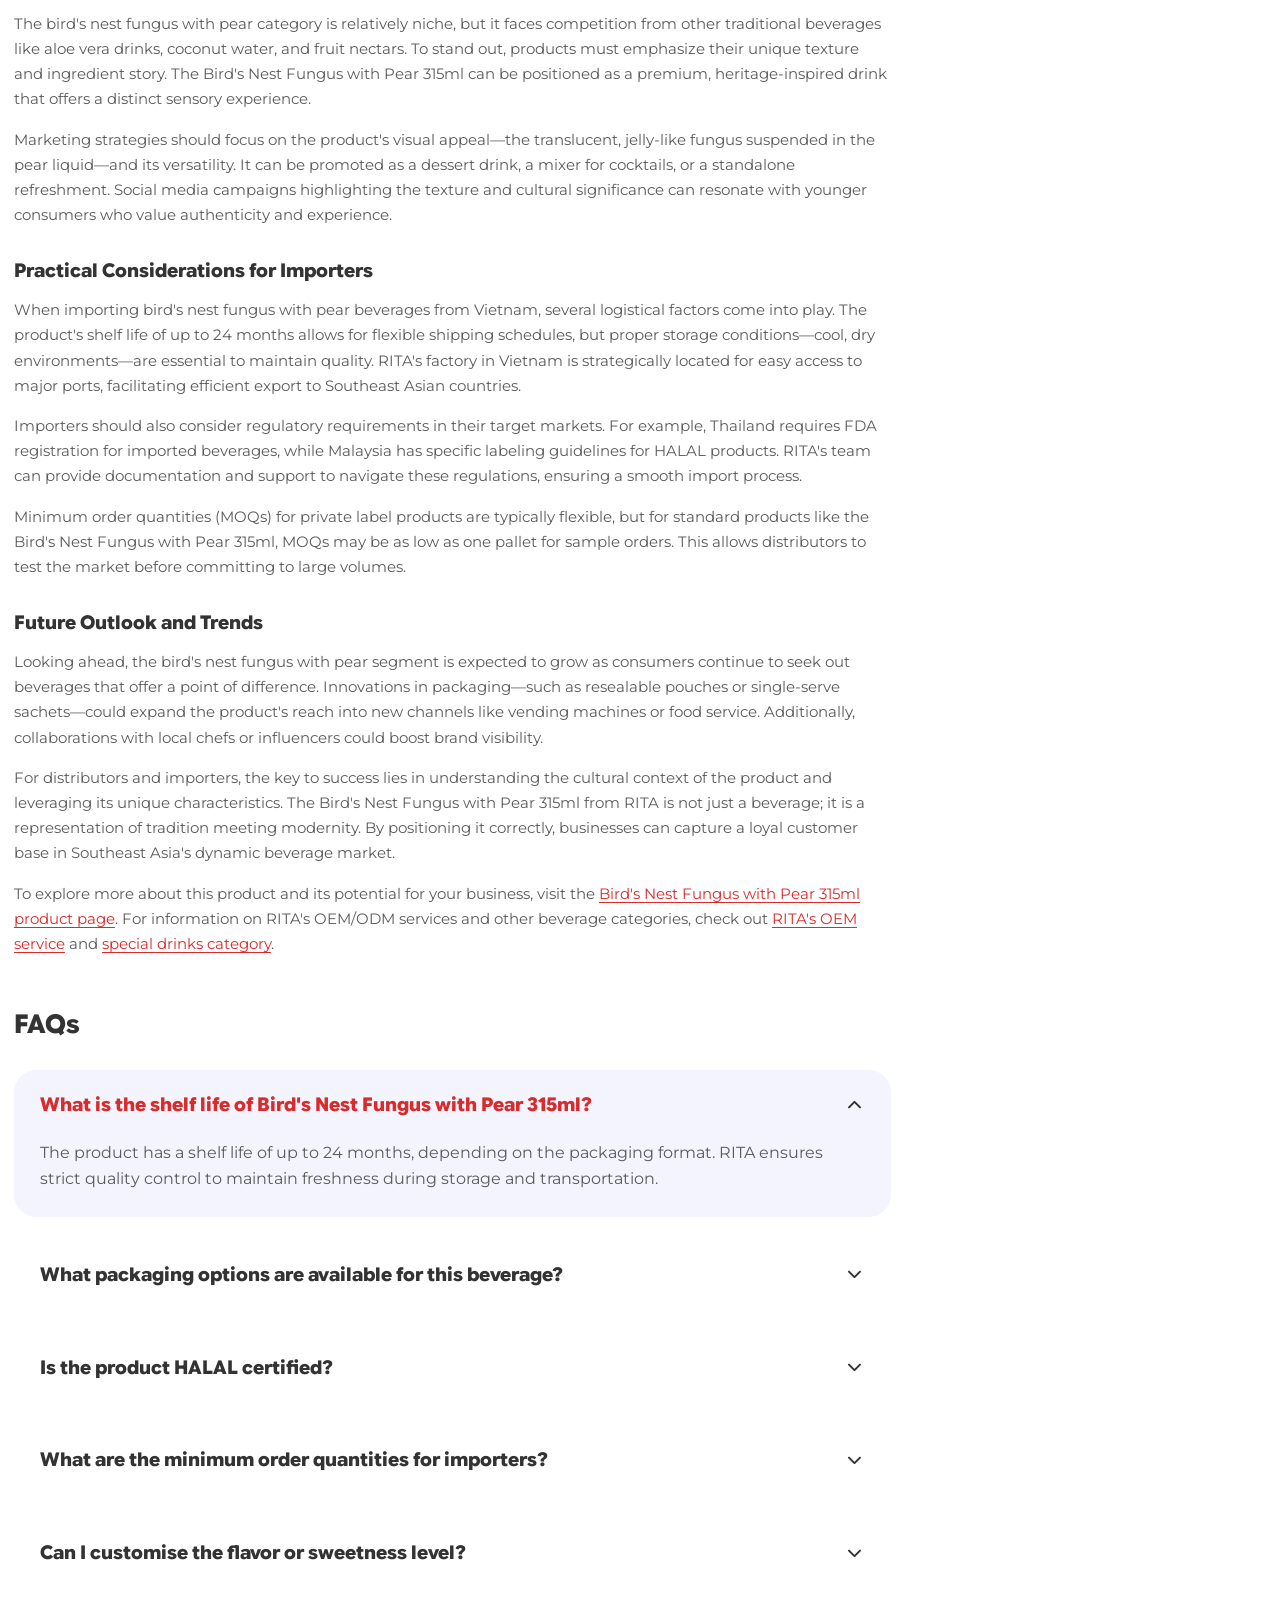
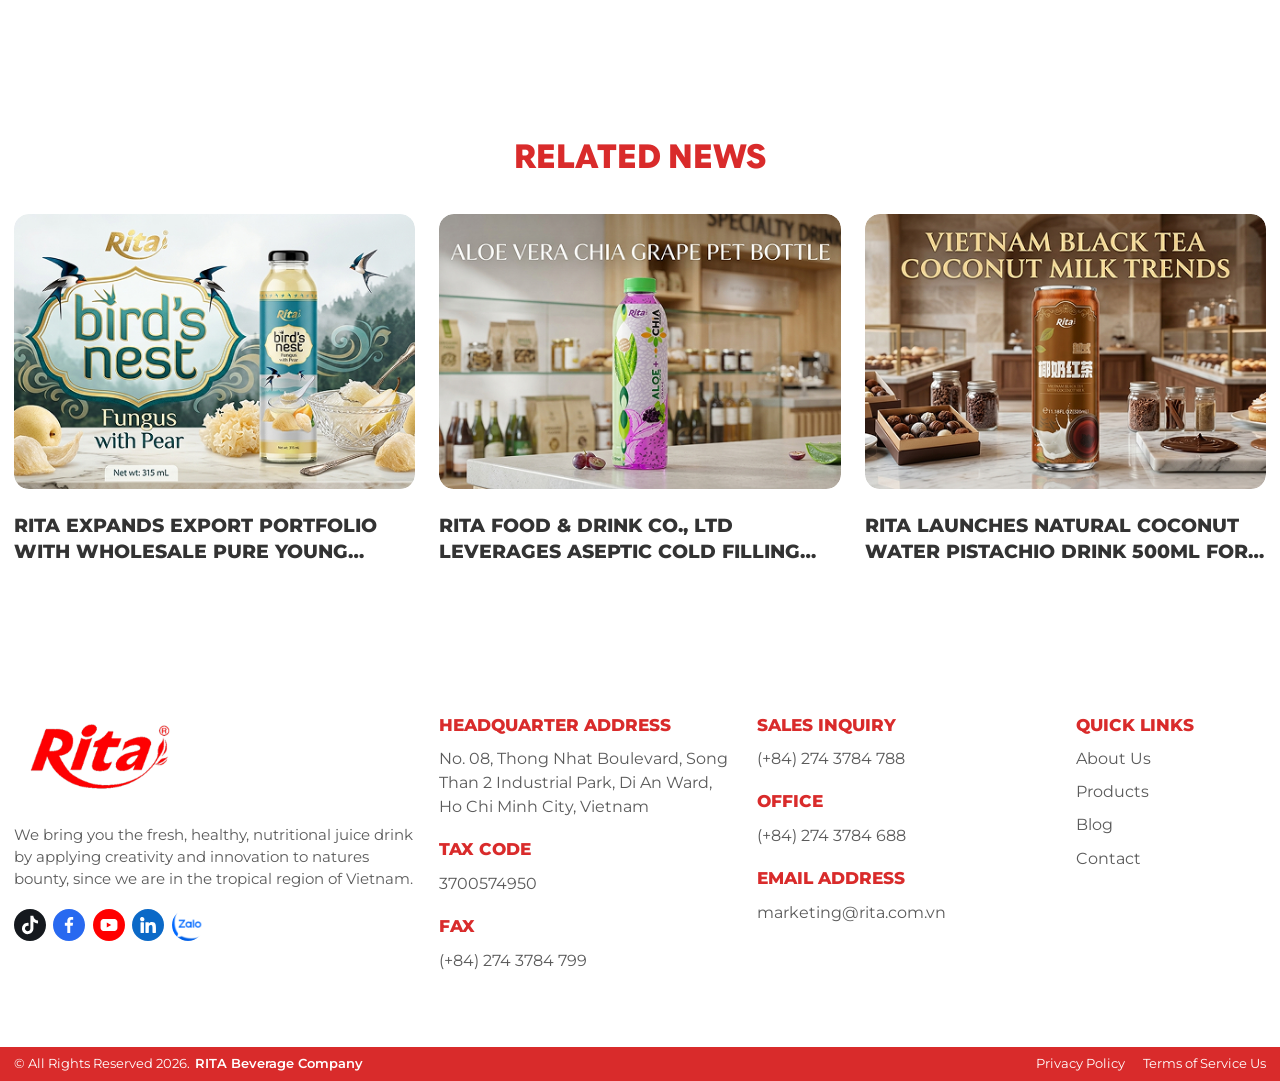
<file: blog-detail.html>
<!DOCTYPE html>
<html lang="en">
  <head>
    <meta charset="utf-8">
    <title>Bird Nest Fungus with Pear 315ml — A Rising Trend in Southeast Asia | RITA Beverage</title>
    <meta name="description" content="Why Bird's Nest Fungus with Pear 315ml is a rising trend in the Southeast Asia beverage market — consumer demand, OEM/ODM opportunities and sourcing insights from RITA.">
    <meta name="keywords" content="RITA, bird nest, fungus with pear, beverage, Vietnam, OEM, ODM, Southeast Asia, insights">
    <meta name="robots" content="index, follow">
    <meta name="viewport" content="width=device-width, initial-scale=1.0, maximum-scale=1.0">
    <meta http-equiv="X-UA-Compatible" content="IE=edge">
    <link rel="stylesheet" href="./css/style.css">
  </head>
  <body>
    <header class="hd">
      <div class="container">
        <div class="hd-flex">
          <div class="hd-left">
            <div class="hd-logo"> <a class="custom-logo-link" href="./index.html"><img src="./assets/images/logo-noslogan.png" alt="RITA" loading="lazy"/></a></div>
          </div>
          <div class="hd-nav">
            <div class="menu-nav">
              <ul class="menu-list">
                <li class="menu-item"><a class="menu-link" href="./index.html">HOME</a></li>
                <li class="menu-item dropdown"><a class="menu-link" href="./about.html">ABOUT US</a>
                  <ul class="menu-list">
                    <li class="menu-item"><a class="menu-link" href="./about.html">OUR STORY</a></li>
                    <li class="menu-item"><a class="menu-link" href="./certificates.html">OUR CERTIFICATES &amp; AWARDS</a></li>
                  </ul>
                </li>
                <li class="menu-item dropdown"><a class="menu-link" href="./products.html">PRODUCTS</a>
                  <ul class="menu-list">
                    <li class="menu-item"><a class="menu-link" href="#">Fruit Juice</a></li>
                    <li class="menu-item"><a class="menu-link" href="#">Coconut Water</a></li>
                    <li class="menu-item"><a class="menu-link" href="#">Energy Drink</a></li>
                    <li class="menu-item"><a class="menu-link" href="#">Iced Coffee</a></li>
                    <li class="menu-item"><a class="menu-link" href="#">Tea Drink</a></li>
                    <li class="menu-item"><a class="menu-link" href="#">Carbonated Soft Drink</a></li>
                  </ul>
                </li>
                <li class="menu-item current-menu-item"><a class="menu-link active" href="./blog.html">BLOG</a></li>
                <li class="menu-item"><a class="menu-link" href="./contact.html">CONTACT</a></li>
              </ul>
            </div>
          </div>
          <div class="hd-right">
            <div class="hd-srch"> <img src="./assets/images/ic-srch.svg" alt="" loading="lazy"/>
              <div class="foundbox-over foundOver"></div>
              <div class="foundbox-input foundJS">
                <div class="foundbox-wr">
                  <div class="foundbox-f">
                    <form action="">
                      <div class="foundbox-form">
                        <input type="text" placeholder="Nhập từ khoá tìm kiếm"/>
                        <div class="btn-box"><a class="btn pri" href="#"><span class="txt"><span class="txt-inner">tìm kiếm </span><span class="txt-icon"><img src="./assets/images/ic-srch.svg" alt="" loading="lazy"/></span></span></a></div>
                      </div>
                    </form>
                  </div>
                </div>
              </div>
            </div>
            <div class="hd-btn">
              <div class="btn-box"><a class="btn pri" href="#"><span class="txt"><span class="txt-inner">CATALOGUE </span><span class="txt-icon"><img src="./assets/images/ic-arrow-circle-down.svg" alt="" loading="lazy"/></span></span></a></div>
            </div>
            <div class="burger">
              <div class="hamburger" id="hamburger">
                <svg class="ham" viewbox="0 0 100 100" width="48">
                  <path class="line top" d="m 30,33 h 40 c 0,0 9.044436,-0.654587 9.044436,-8.508902 0,-7.854315 -8.024349,-11.958003 -14.89975,-10.85914 -6.875401,1.098863 -13.637059,4.171617 -13.637059,16.368042 v 40"></path>
                  <path class="line middle" d="m 30,50 h 40"></path>
                  <path class="line bottom" d="m 30,67 h 40 c 12.796276,0 15.357889,-11.717785 15.357889,-26.851538 0,-15.133752 -4.786586,-27.274118 -16.667516,-27.274118 -11.88093,0 -18.499247,6.994427 -18.435284,17.125656 l 0.252538,40"></path>
                </svg>
              </div>
            </div>
          </div>
        </div>
      </div>
      <div class="mobile-overlay"></div>
      <div class="mobile">
        <div class="mobile-con">
          <div class="mobile-wr">
            <div class="mobile-nav">
              <div class="menu-nav">
                <ul class="menu-list">
                  <li class="menu-item"><a class="menu-link" href="./index.html">HOME</a></li>
                  <li class="menu-item dropdown"><a class="menu-link" href="./about.html">ABOUT US</a>
                  <ul class="menu-list">
                    <li class="menu-item"><a class="menu-link" href="./about.html">OUR STORY</a></li>
                    <li class="menu-item"><a class="menu-link" href="./certificates.html">OUR CERTIFICATES &amp; AWARDS</a></li>
                  </ul>
                </li>
                  <li class="menu-item dropdown"><a class="menu-link" href="./products.html">PRODUCTS</a>
                    <ul class="menu-list">
                      <li class="menu-item"><a class="menu-link" href="#">Fruit Juice</a></li>
                      <li class="menu-item"><a class="menu-link" href="#">Coconut Water</a></li>
                      <li class="menu-item"><a class="menu-link" href="#">Energy Drink</a></li>
                      <li class="menu-item"><a class="menu-link" href="#">Iced Coffee</a></li>
                      <li class="menu-item"><a class="menu-link" href="#">Tea Drink</a></li>
                      <li class="menu-item"><a class="menu-link" href="#">Carbonated Soft Drink</a></li>
                    </ul>
                  </li>
                  <li class="menu-item current-menu-item"><a class="menu-link active" href="./blog.html">BLOG</a></li>
                  <li class="menu-item"><a class="menu-link" href="./contact.html">CONTACT</a></li>
                </ul>
              </div>
              <div class="mobile-content">
                <div class="social">
                  <div class="social-list"> <a class="social-link" href="#"> <img src="./assets/images/ic-tiktok.svg" alt="" loading="lazy"/></a><a class="social-link" href="#"> <img src="./assets/images/ic-fb.svg" alt="" loading="lazy"/></a><a class="social-link" href="#"> <img src="./assets/images/ic-yt.svg" alt="" loading="lazy"/></a><a class="social-link" href="#"> <img src="./assets/images/ic-linked.svg" alt="" loading="lazy"/></a><a class="social-link" href="#"> <img src="./assets/images/ic-zalo.svg" alt="" loading="lazy"/></a></div>
                </div>
              </div>
            </div>
          </div>
        </div>
      </div>
    </header>

    <main class="main page-blog-detail">
      <article class="article ss-pd">
        <div class="container">
          <nav class="breadcrumb breadcrumb--left" aria-label="Breadcrumb">
            <ul class="breadcrumb__list">
              <li class="breadcrumb__item"><a class="breadcrumb__link" href="./index.html"><img src="./assets/images/ic-home.svg" alt="Home"/></a></li>
              <li class="breadcrumb__item breadcrumb__sep" aria-hidden="true"><i class="fa-solid fa-angle-right"></i></li>
              <li class="breadcrumb__item"><a class="breadcrumb__link" href="./blog.html">BLOG</a></li>
              <li class="breadcrumb__item breadcrumb__sep" aria-hidden="true"><i class="fa-solid fa-angle-right"></i></li>
              <li class="breadcrumb__item"><span>Bird Nest Fungus with Pear 315ml — A Rising Trend in Southeast Asia Beverage Market</span></li>
            </ul>
          </nav>

          <h1 class="article__title t-40">Bird Nest Fungus with Pear 315ml — A Rising Trend in Southeast Asia Beverage Market</h1>

          <div class="article__thumb"><img src="./assets/images/news-detail-thumbnail.png" alt="Bird Nest Fungus with Pear 315ml" loading="eager"/></div>

          <div class="article__layout">
            <div class="article__main">
              <div class="content-page">
                <p>The beverage industry in Southeast Asia is undergoing a significant transformation, driven by evolving consumer preferences and a growing appetite for unique, functional-inspired drinks. Among the emerging categories gaining traction is the bird's nest fungus with pear segment, exemplified by products like the Bird's Nest Fungus with Pear 315ml from RITA. This article provides an in-depth analysis of this trend, exploring market opportunities for importers, distributors, and wholesalers across the region.</p>

                <img src="./assets/images/news-detail-1.png" alt="Bird's Nest Fungus with Pear 315ml"/>

                <h3>Key Takeaways</h3>
                <ul>
                  <li>The bird's nest fungus with pear segment is experiencing rapid growth in Southeast Asia, driven by consumer interest in traditional ingredients with modern convenience.</li>
                  <li>Products like Bird's Nest Fungus with Pear 315ml offer significant opportunities for distributors targeting health-conscious and premium beverage consumers.</li>
                  <li>Understanding local taste profiles and packaging preferences is critical for success in this market, with options like PET bottles and cans being key.</li>
                  <li>Vietnam-based manufacturers such as RITA provide competitive OEM/ODM solutions, enabling brands to enter this segment efficiently with private label options.</li>
                </ul>

                <h2>Market Overview: Bird's Nest Fungus with Pear in Southeast Asia</h2>
                <p>Southeast Asia, particularly markets like Thailand, Vietnam, Malaysia, and Indonesia, has a long-standing cultural affinity for bird's nest fungus (also known as snow fungus or tremella) and pear-based beverages. Traditionally consumed for their perceived cooling and textural properties, these ingredients are now being reimagined in ready-to-drink (RTD) formats. The Bird's Nest Fungus with Pear 315ml from RITA represents a modern take on this heritage, combining the jelly-like texture of tremella with the sweetness of pear in a convenient package.</p>

                <img src="./assets/images/news-detail-2.png" alt="Bird's Nest Fungus with Pear 315ml"/>

                <p>Consumer research indicates a shift towards beverages that offer a sensory experience—unique textures, natural sweetness, and visual appeal. The bird's nest fungus with pear segment fits perfectly into this trend, as it provides a distinct mouthfeel and a visually interesting product. For importers and distributors, this presents a chance to tap into a niche yet growing market that appeals to both traditionalists and younger consumers seeking something different.</p>

                <h3>Consumer Trends Driving Demand</h3>
                <p>Several key trends are fueling the demand for bird's nest fungus with pear beverages in Southeast Asia. First, there is a growing interest in beverages that incorporate traditional ingredients, often perceived as more natural and culturally resonant. Second, the desire for convenient, on-the-go options has led to increased acceptance of RTD formats. Finally, the texture of bird's nest fungus—often described as gelatinous and slippery—adds a premium, luxurious feel that many consumers associate with high-quality products.</p>
                <p>According to market reports, the RTD beverage sector in Southeast Asia is projected to grow at a CAGR of over 7% through 2030, with functional and traditional beverages leading the charge. The Bird's Nest Fungus with Pear 315ml is well-positioned to capture this growth, offering a product that aligns with these trends without making any health claims. Its primary appeal lies in its taste, texture, and cultural relevance.</p>

                <h3>Opportunities for Distributors and Importers</h3>
                <p>For distributors and importers looking to expand their beverage portfolios, the bird's nest fungus with pear category offers several advantages. The product's unique profile allows for differentiation in a crowded market, where many RTD beverages are similar in formulation. Additionally, the Bird's Nest Fungus with Pear 315ml from RITA is available in various packaging options, including PET bottles, aluminum cans, and glass bottles, making it adaptable to different retail channels—from convenience stores to premium supermarkets.</p>
                <p>One of the key considerations for distributors is the shelf life and stability of the product. RITA's manufacturing processes ensure a shelf life of up to 24 months, depending on packaging, which is crucial for international shipping and storage. The company's commitment to quality, with certifications like ISO, HACCP, and HALAL, provides importers with confidence in product consistency and safety.</p>
                <p>Furthermore, the OEM/ODM capabilities offered by RITA allow brands to customize the product—adjusting sweetness levels, adding other fruit flavors, or designing unique packaging. This flexibility is particularly valuable for distributors in markets like Thailand or Malaysia, where local taste preferences may vary. For example, a distributor could request a version with less sugar or a different pear variety to better suit local palates.</p>

                <h3>Why Southeast Asia is a Prime Market</h3>
                <p>Southeast Asia's beverage market is characterized by high consumption of sweetened and flavored drinks, but also a growing interest in premium and traditional options. Countries like Vietnam and Thailand have a strong heritage of using bird's nest fungus in desserts and soups, making the RTD version a natural extension. In Malaysia and Indonesia, where Islamic dietary laws are important, HALAL certification is a critical factor, and RITA's products are HALAL-certified, removing a barrier to entry.</p>
                <p>The climate in Southeast Asia also favors cold beverages, and the Bird's Nest Fungus with Pear 315ml can be marketed as a refreshing, thirst-quenching option. The product's texture and sweetness make it suitable for consumption as a dessert drink or a mid-day snack, expanding its usage occasions. For distributors, this means potential placement in both beverage aisles and chilled dessert sections of retail stores.</p>

                <h3>Production and Sourcing Insights</h3>

                <img src="./assets/images/news-detail-3.png" alt="RITA Bird's Nest Fungus with Pear production"/>

                <p>From a supply chain perspective, sourcing bird's nest fungus with pear beverages from Vietnam offers several advantages. Vietnam is a major producer of both bird's nest fungus (often cultivated locally) and pears, ensuring a reliable supply of raw materials. RITA, with its extensive production capacity—over 50 production lines and a monthly output of approximately 1,200 containers—can handle large-scale orders efficiently.</p>
                <p>The manufacturing process involves careful selection of ingredients, precise cooking to achieve the desired texture, and aseptic filling to ensure product safety. For private label partners, RITA offers comprehensive support, from formulation development to packaging design. This is particularly beneficial for startups or established brands looking to enter the bird's nest fungus segment without investing in their own production facilities.</p>
                <p>Packaging options for the Bird's Nest Fungus with Pear 315ml include glass bottles (315ml), PET bottles (various sizes), and aluminum cans. Each packaging type has its own advantages: glass conveys a premium image, PET is lightweight and shatter-resistant, and cans offer convenience for on-the-go consumption. Distributors can choose the format that best fits their target market and retail strategy.</p>

                <h3>Competitive Landscape and Differentiation</h3>
                <p>The bird's nest fungus with pear category is relatively niche, but it faces competition from other traditional beverages like aloe vera drinks, coconut water, and fruit nectars. To stand out, products must emphasize their unique texture and ingredient story. The Bird's Nest Fungus with Pear 315ml can be positioned as a premium, heritage-inspired drink that offers a distinct sensory experience.</p>
                <p>Marketing strategies should focus on the product's visual appeal—the translucent, jelly-like fungus suspended in the pear liquid—and its versatility. It can be promoted as a dessert drink, a mixer for cocktails, or a standalone refreshment. Social media campaigns highlighting the texture and cultural significance can resonate with younger consumers who value authenticity and experience.</p>

                <h3>Practical Considerations for Importers</h3>
                <p>When importing bird's nest fungus with pear beverages from Vietnam, several logistical factors come into play. The product's shelf life of up to 24 months allows for flexible shipping schedules, but proper storage conditions—cool, dry environments—are essential to maintain quality. RITA's factory in Vietnam is strategically located for easy access to major ports, facilitating efficient export to Southeast Asian countries.</p>
                <p>Importers should also consider regulatory requirements in their target markets. For example, Thailand requires FDA registration for imported beverages, while Malaysia has specific labeling guidelines for HALAL products. RITA's team can provide documentation and support to navigate these regulations, ensuring a smooth import process.</p>
                <p>Minimum order quantities (MOQs) for private label products are typically flexible, but for standard products like the Bird's Nest Fungus with Pear 315ml, MOQs may be as low as one pallet for sample orders. This allows distributors to test the market before committing to large volumes.</p>

                <h3>Future Outlook and Trends</h3>
                <p>Looking ahead, the bird's nest fungus with pear segment is expected to grow as consumers continue to seek out beverages that offer a point of difference. Innovations in packaging—such as resealable pouches or single-serve sachets—could expand the product's reach into new channels like vending machines or food service. Additionally, collaborations with local chefs or influencers could boost brand visibility.</p>
                <p>For distributors and importers, the key to success lies in understanding the cultural context of the product and leveraging its unique characteristics. The Bird's Nest Fungus with Pear 315ml from RITA is not just a beverage; it is a representation of tradition meeting modernity. By positioning it correctly, businesses can capture a loyal customer base in Southeast Asia's dynamic beverage market.</p>
                <p>To explore more about this product and its potential for your business, visit the <a href="#">Bird's Nest Fungus with Pear 315ml product page</a>. For information on RITA's OEM/ODM services and other beverage categories, check out <a href="#">RITA's OEM service</a> and <a href="#">special drinks category</a>.</p>
              </div>

              <section class="faq">
                <h2 class="faq__title title txt-bold t-32">FAQs</h2>
                <div class="faq__list collapse-block">
                  <div class="faq__item collapse-item">
                    <div class="faq__head collapse-head">
                      <h3 class="faq__q">What is the shelf life of Bird's Nest Fungus with Pear 315ml?</h3>
                      <span class="faq__icon"><i class="fa-solid fa-chevron-down"></i></span>
                    </div>
                    <div class="faq__body collapse-body">
                      <p>The product has a shelf life of up to 24 months, depending on the packaging format. RITA ensures strict quality control to maintain freshness during storage and transportation.</p>
                    </div>
                  </div>
                  <div class="faq__item collapse-item">
                    <div class="faq__head collapse-head">
                      <h3 class="faq__q">What packaging options are available for this beverage?</h3>
                      <span class="faq__icon"><i class="fa-solid fa-chevron-down"></i></span>
                    </div>
                    <div class="faq__body collapse-body">
                      <p>The standard format is a 315ml slim can, but RITA also offers sleek cans, PET bottles and glass bottles in a range of volumes. Packaging can be fully customised for OEM, ODM and Private Label orders.</p>
                    </div>
                  </div>
                  <div class="faq__item collapse-item">
                    <div class="faq__head collapse-head">
                      <h3 class="faq__q">Is the product HALAL certified?</h3>
                      <span class="faq__icon"><i class="fa-solid fa-chevron-down"></i></span>
                    </div>
                    <div class="faq__body collapse-body">
                      <p>Yes. RITA holds HALAL certification along with HACCP, ISO 22000, FSSC 22000 and GMP, so the product is suitable for a wide range of domestic and international markets.</p>
                    </div>
                  </div>
                  <div class="faq__item collapse-item">
                    <div class="faq__head collapse-head">
                      <h3 class="faq__q">What are the minimum order quantities for importers?</h3>
                      <span class="faq__icon"><i class="fa-solid fa-chevron-down"></i></span>
                    </div>
                    <div class="faq__body collapse-body">
                      <p>Minimum order quantities are flexible and depend on the packaging and customisation level. RITA supports small MOQs to help both startups and established brands enter the market with confidence.</p>
                    </div>
                  </div>
                  <div class="faq__item collapse-item">
                    <div class="faq__head collapse-head">
                      <h3 class="faq__q">Can I customise the flavor or sweetness level?</h3>
                      <span class="faq__icon"><i class="fa-solid fa-chevron-down"></i></span>
                    </div>
                    <div class="faq__body collapse-body">
                      <p>Absolutely. Through our ODM service, RITA can adjust sweetness, flavour balance and ingredients to match the preferences of your target market and your brand positioning.</p>
                    </div>
                  </div>
                </div>
              </section>
            </div>

            <aside class="article__side">
              <div class="article__side-overlay"></div>
              <div class="article__side-inner">
                <button class="article__side-close" type="button" aria-label="Close latest news"><i class="fa-solid fa-xmark"></i></button>
                <h2 class="article__side-title title txt-bold t-24">LATEST NEWS</h2>
                <div class="side-news">
                  <article class="blog-item">
                    <a class="blog-item__thumb" href="#"><img src="./assets/images/news-4.png" alt="Red Grape Juice Drink" loading="lazy"/></a>
                    <h3 class="blog-item__name t-16"><a href="#">The Growing Demand For Red Grape Juice Drink In Modern Beverage</a></h3>
                  </article>
                  <article class="blog-item">
                    <a class="blog-item__thumb" href="#"><img src="./assets/images/news-5.png" alt="Natural Mango Juice Drink" loading="lazy"/></a>
                    <h3 class="blog-item__name t-16"><a href="#">The Global Shift To Natural Mango Juice Drinks And What It Means</a></h3>
                  </article>
                  <article class="blog-item">
                    <a class="blog-item__thumb" href="#"><img src="./assets/images/news-6.png" alt="Mangosteen Juice" loading="lazy"/></a>
                    <h3 class="blog-item__name t-16"><a href="#">The Global Appeal Of Mangosteen Juice A Strategic Opportunity</a></h3>
                  </article>
                </div>
              </div>
              <button class="article__side-fab" type="button" aria-expanded="false" aria-label="Latest news">
                <i class="fa-solid fa-newspaper"></i>
              </button>
            </aside>
          </div>
        </div>
      </article>

      <section class="related-news ss-pd">
        <div class="container">
          <div class="title-gr center">
            <h2 class="title t-48 txt-bold">RELATED NEWS</h2>
          </div>
          <div class="related-news__slider">
            <div class="swiper">
              <div class="swiper-wrapper">
                <div class="swiper-slide">
                  <article class="blog-item">
                    <a class="blog-item__thumb" href="./blog-detail.html"><img src="./assets/images/news-1.png" alt="Wholesale Pure Young Coconut Water" loading="lazy"/></a>
                    <h3 class="blog-item__name t-24"><a href="./blog-detail.html">RITA Expands Export Portfolio With Wholesale Pure Young Coconut Water</a></h3>
                  </article>
                </div>
                <div class="swiper-slide">
                  <article class="blog-item">
                    <a class="blog-item__thumb" href="./blog-detail.html"><img src="./assets/images/news-2.png" alt="Aseptic Cold Filling Technology" loading="lazy"/></a>
                    <h3 class="blog-item__name t-24"><a href="./blog-detail.html">RITA Food &amp; Drink Co., Ltd Leverages Aseptic Cold Filling Technology</a></h3>
                  </article>
                </div>
                <div class="swiper-slide">
                  <article class="blog-item">
                    <a class="blog-item__thumb" href="./blog-detail.html"><img src="./assets/images/news-3.png" alt="Natural Coconut Water Pistachio Drink" loading="lazy"/></a>
                    <h3 class="blog-item__name t-24"><a href="./blog-detail.html">RITA Launches Natural Coconut Water Pistachio Drink 500ml For Export</a></h3>
                  </article>
                </div>
                <div class="swiper-slide">
                  <article class="blog-item">
                    <a class="blog-item__thumb" href="./blog-detail.html"><img src="./assets/images/news-4.png" alt="Red Grape Juice Drink" loading="lazy"/></a>
                    <h3 class="blog-item__name t-24"><a href="./blog-detail.html">The Growing Demand For Red Grape Juice Drink In Modern Beverage</a></h3>
                  </article>
                </div>
                <div class="swiper-slide">
                  <article class="blog-item">
                    <a class="blog-item__thumb" href="./blog-detail.html"><img src="./assets/images/news-5.png" alt="Natural Mango Juice Drink" loading="lazy"/></a>
                    <h3 class="blog-item__name t-24"><a href="./blog-detail.html">The Global Shift To Natural Mango Juice Drinks And What It Means</a></h3>
                  </article>
                </div>
                <div class="swiper-slide">
                  <article class="blog-item">
                    <a class="blog-item__thumb" href="./blog-detail.html"><img src="./assets/images/news-6.png" alt="Mangosteen Juice" loading="lazy"/></a>
                    <h3 class="blog-item__name t-24"><a href="./blog-detail.html">The Global Appeal Of Mangosteen Juice A Strategic Opportunity</a></h3>
                  </article>
                </div>
              </div>
            </div>
          </div>
        </div>
      </section>
    </main>

    <footer class="ft">
      <div class="container">
        <div class="ft-top">
          <div class="ft-flex row">
            <div class="ft-item col">
              <div class="ft-info">
                <div class="ft-logo"> <img src="./assets/images/logo-noslogan.png" alt="RITA" loading="lazy"/></div>
                <p class="ft-desc">We bring you the fresh, healthy, nutritional juice drink by applying creativity and innovation to natures bounty, since we are in the tropical region of Vietnam.</p>
                <div class="social">
                  <div class="social-list"> <a class="social-link" href="#"> <img src="./assets/images/ic-tiktok.svg" alt="" loading="lazy"/></a><a class="social-link" href="#"> <img src="./assets/images/ic-fb.svg" alt="" loading="lazy"/></a><a class="social-link" href="#"> <img src="./assets/images/ic-yt.svg" alt="" loading="lazy"/></a><a class="social-link" href="#"> <img src="./assets/images/ic-linked.svg" alt="" loading="lazy"/></a><a class="social-link" href="#"> <img src="./assets/images/ic-zalo.svg" alt="" loading="lazy"/></a></div>
                </div>
              </div>
            </div>
            <div class="ft-item col">
              <div class="wrapper">
                <p class="ft-tt">Headquarter Address</p>
                <ul class="ft-add">
                  <li class="ft-add__item">
                    <p class="txt">No. 08, Thong Nhat Boulevard, Song Than 2 Industrial Park, Di An Ward, Ho Chi Minh City, Vietnam</p>
                  </li>
                </ul>
              </div>
              <div class="wrapper">
                <p class="ft-tt">Tax CODE</p>
                <ul class="ft-add">
                  <li class="ft-add__item">
                    <p class="txt">3700574950</p>
                  </li>
                </ul>
              </div>
              <div class="wrapper">
                <p class="ft-tt">FAX</p>
                <ul class="ft-add">
                  <li class="ft-add__item">
                    <p class="txt">(+84) 274 3784 799</p>
                  </li>
                </ul>
              </div>
            </div>
            <div class="ft-item col">
              <div class="wrapper">
                <p class="ft-tt">Sales inquiry</p>
                <ul class="ft-add">
                  <li class="ft-add__item">
                    <p class="txt">(+84) 274 3784 788</p>
                  </li>
                </ul>
              </div>
              <div class="wrapper">
                <p class="ft-tt">OFFICE</p>
                <ul class="ft-add">
                  <li class="ft-add__item">
                    <p class="txt">(+84) 274 3784 688</p>
                  </li>
                </ul>
              </div>
              <div class="wrapper">
                <p class="ft-tt">Email Address</p>
                <ul class="ft-add">
                  <li class="ft-add__item">
                    <p class="txt">marketing@rita.com.vn</p>
                  </li>
                </ul>
              </div>
            </div>
            <div class="ft-item col">
              <div class="wrapper">
                <p class="ft-tt">QUICK LINKS</p>
                <ul class="menu-list">
                  <li class="menu-item"> <a class="menu-link" href="./about.html"> About Us</a></li>
                  <li class="menu-item"> <a class="menu-link" href="./products.html"> Products</a></li>
                  <li class="menu-item"> <a class="menu-link" href="./blog.html"> Blog</a></li>
                  <li class="menu-item"> <a class="menu-link" href="./contact.html"> Contact</a></li>
                </ul>
              </div>
            </div>
          </div>
        </div>
      </div>
      <div class="ft-bottom">
        <div class="container">
          <div class="ft-bottom__flex">
            <div class="ft-bottom__text">
              <p class="txt">© All Rights Reserved 2026.</p>
              <p class="sign">RITA Beverage Company</p>
            </div>
            <ul class="ft-bottom__polis">
              <li class="ft-bottom__poli"> <a class="ft-bottom__poli-link" href="#">Privacy Policy</a></li>
              <li class="ft-bottom__poli"> <a class="ft-bottom__poli-link" href="#">Terms of Service Us</a></li>
            </ul>
          </div>
        </div>
      </div>
    </footer>

    <div class="sidefix">
      <div class="sidefix-item"> <a class="sidefix-link" href="#"><img src="./assets/images/cta-phone.svg" alt="" loading="lazy"/></a></div>
      <div class="sidefix-item"> <a class="sidefix-link" href="#"><img src="./assets/images/cta-mess.svg" alt="" loading="lazy"/></a></div>
      <div class="sidefix-item back-to-top backToTop">
        <div class="sidefix-link"><img src="./assets/images/cta-totop.svg" alt="" loading="lazy"/></div>
      </div>
    </div>

    <script src="./assets/library/jquery/jquery.js"></script>
    <script src="./assets/library/swiper/swiper-bundle.min.js"></script>
    <script src="./assets/library/aos/aos.js"></script>
    <script src="./assets/library/select2/select2.min.js"></script>
    <script src="./assets/library/flatpickr/flatpickr.js"></script>
    <script src="./assets/library/jquery/jquery-migrate.js"></script>
    <script src="./assets/library/smoothscroll/SmoothScroll.min.js"></script>
    <script src="./assets/library/splitting/splitting.min.js"></script>
    <script src="./assets/library/fancybox/fancybox.umd.js"></script>
    <script src="./assets/library/gsap/gsap.min.js"></script>
    <script src="./assets/library/gsap/ScrollTrigger.min.js"></script>
    <script src="./assets/library/ukiyo/ukiyo.min.js"></script>
    <script src="./assets/library/splide/splide.min.js"></script>
    <script src="./assets/library/splide/splide-extension-auto-scroll.min.js"></script>
    <script src="./assets/library/vanilatilt/vanilla-tilt.min.js"></script>
    <script src="./assets/library/particles/particles.min.js"></script>
    <script src="./js/main.js" type="module"></script>
  </body>
</html>
</file>
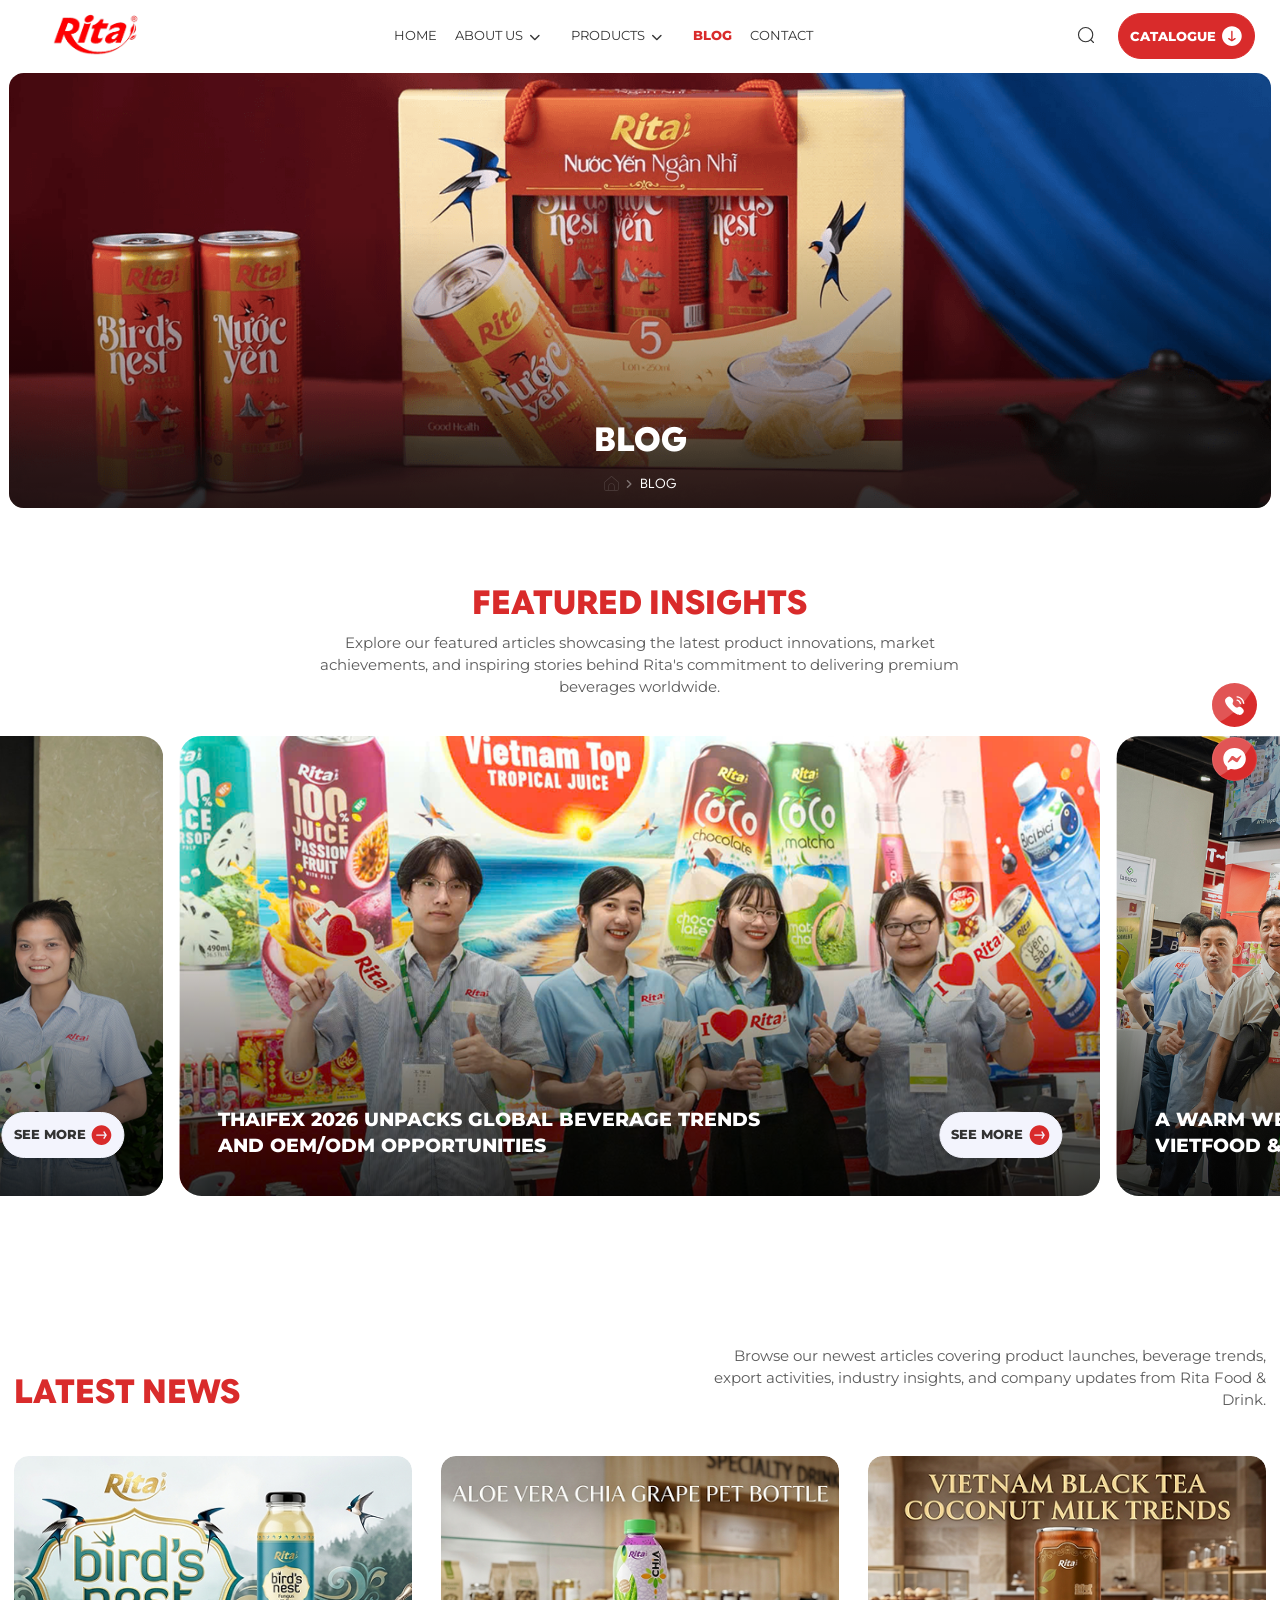
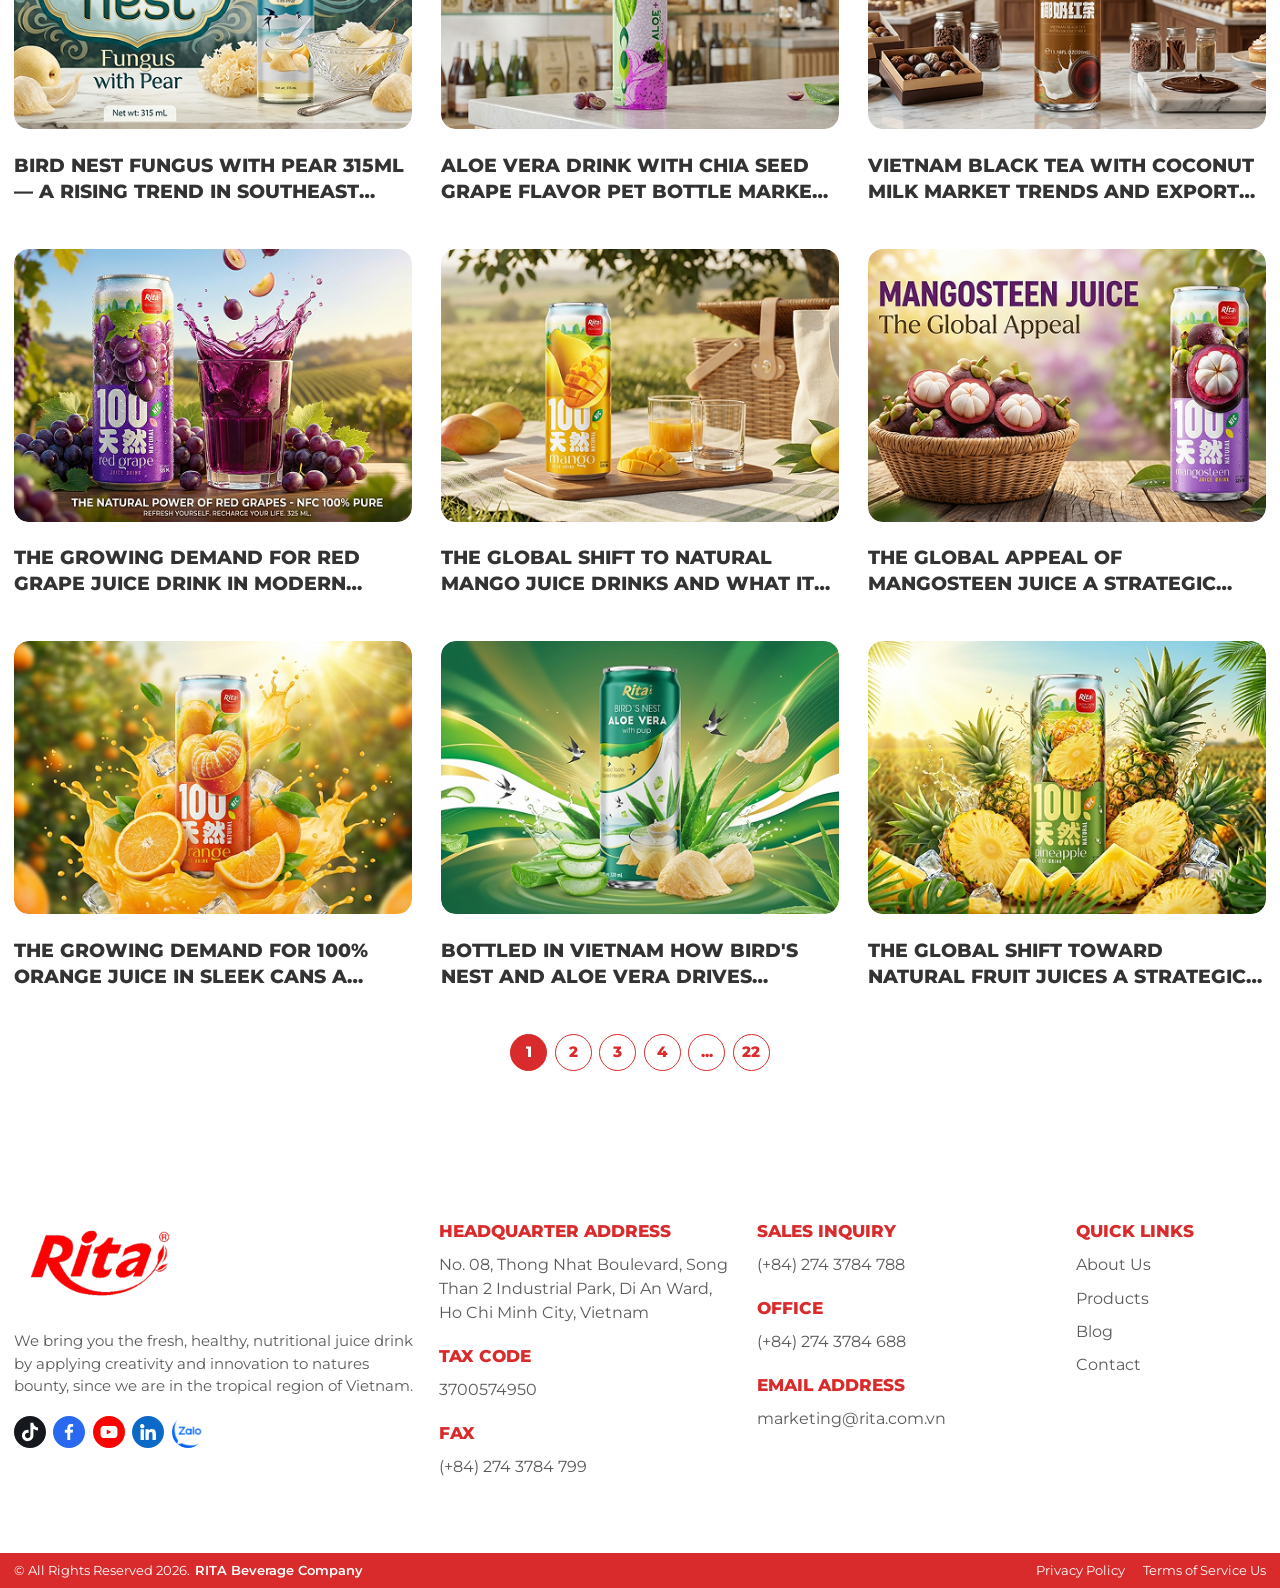
<file: blog.html>
<!DOCTYPE html>
<html lang="en">
  <head>
    <meta charset="utf-8">
    <title>Blog - RITA Beverage | Beverage Trends, Insights &amp; Company News</title>
    <meta name="description" content="Read the latest beverage insights from RITA: product launches, market trends, export activities and OEM/ODM stories from Vietnam's leading beverage manufacturer.">
    <meta name="keywords" content="RITA, beverage, blog, news, Vietnam, OEM, ODM, private label, insights">
    <meta name="robots" content="index, follow">
    <meta name="viewport" content="width=device-width, initial-scale=1.0, maximum-scale=1.0">
    <meta http-equiv="X-UA-Compatible" content="IE=edge">
    <link rel="stylesheet" href="./css/style.css">
  </head>
  <body>
    <header class="hd">
      <div class="container">
        <div class="hd-flex">
          <div class="hd-left">
            <div class="hd-logo"> <a class="custom-logo-link" href="./index.html"><img src="./assets/images/logo-noslogan.png" alt="RITA" loading="lazy"/></a></div>
          </div>
          <div class="hd-nav">
            <div class="menu-nav">
              <ul class="menu-list">
                <li class="menu-item"><a class="menu-link" href="./index.html">HOME</a></li>
                <li class="menu-item dropdown"><a class="menu-link" href="./about.html">ABOUT US</a>
                  <ul class="menu-list">
                    <li class="menu-item"><a class="menu-link" href="./about.html">OUR STORY</a></li>
                    <li class="menu-item"><a class="menu-link" href="./certificates.html">OUR CERTIFICATES &amp; AWARDS</a></li>
                  </ul>
                </li>
                <li class="menu-item dropdown"><a class="menu-link" href="./products.html">PRODUCTS</a>
                  <ul class="menu-list">
                    <li class="menu-item"><a class="menu-link" href="#">Fruit Juice</a></li>
                    <li class="menu-item"><a class="menu-link" href="#">Coconut Water</a></li>
                    <li class="menu-item"><a class="menu-link" href="#">Energy Drink</a></li>
                    <li class="menu-item"><a class="menu-link" href="#">Iced Coffee</a></li>
                    <li class="menu-item"><a class="menu-link" href="#">Tea Drink</a></li>
                    <li class="menu-item"><a class="menu-link" href="#">Carbonated Soft Drink</a></li>
                  </ul>
                </li>
                <li class="menu-item current-menu-item"><a class="menu-link active" href="./blog.html">BLOG</a></li>
                <li class="menu-item"><a class="menu-link" href="./contact.html">CONTACT</a></li>
              </ul>
            </div>
          </div>
          <div class="hd-right">
            <div class="hd-srch"> <img src="./assets/images/ic-srch.svg" alt="" loading="lazy"/>
              <div class="foundbox-over foundOver"></div>
              <div class="foundbox-input foundJS">
                <div class="foundbox-wr">
                  <div class="foundbox-f">
                    <form action="">
                      <div class="foundbox-form">
                        <input type="text" placeholder="Nhập từ khoá tìm kiếm"/>
                        <div class="btn-box"><a class="btn pri" href="#"><span class="txt"><span class="txt-inner">tìm kiếm </span><span class="txt-icon"><img src="./assets/images/ic-srch.svg" alt="" loading="lazy"/></span></span></a></div>
                      </div>
                    </form>
                  </div>
                </div>
              </div>
            </div>
            <div class="hd-btn">
              <div class="btn-box"><a class="btn pri" href="#"><span class="txt"><span class="txt-inner">CATALOGUE </span><span class="txt-icon"><img src="./assets/images/ic-arrow-circle-down.svg" alt="" loading="lazy"/></span></span></a></div>
            </div>
            <div class="burger">
              <div class="hamburger" id="hamburger">
                <svg class="ham" viewbox="0 0 100 100" width="48">
                  <path class="line top" d="m 30,33 h 40 c 0,0 9.044436,-0.654587 9.044436,-8.508902 0,-7.854315 -8.024349,-11.958003 -14.89975,-10.85914 -6.875401,1.098863 -13.637059,4.171617 -13.637059,16.368042 v 40"></path>
                  <path class="line middle" d="m 30,50 h 40"></path>
                  <path class="line bottom" d="m 30,67 h 40 c 12.796276,0 15.357889,-11.717785 15.357889,-26.851538 0,-15.133752 -4.786586,-27.274118 -16.667516,-27.274118 -11.88093,0 -18.499247,6.994427 -18.435284,17.125656 l 0.252538,40"></path>
                </svg>
              </div>
            </div>
          </div>
        </div>
      </div>
      <div class="mobile-overlay"></div>
      <div class="mobile">
        <div class="mobile-con">
          <div class="mobile-wr">
            <div class="mobile-nav">
              <div class="menu-nav">
                <ul class="menu-list">
                  <li class="menu-item"><a class="menu-link" href="./index.html">HOME</a></li>
                  <li class="menu-item dropdown"><a class="menu-link" href="./about.html">ABOUT US</a>
                  <ul class="menu-list">
                    <li class="menu-item"><a class="menu-link" href="./about.html">OUR STORY</a></li>
                    <li class="menu-item"><a class="menu-link" href="./certificates.html">OUR CERTIFICATES &amp; AWARDS</a></li>
                  </ul>
                </li>
                  <li class="menu-item dropdown"><a class="menu-link" href="./products.html">PRODUCTS</a>
                    <ul class="menu-list">
                      <li class="menu-item"><a class="menu-link" href="#">Fruit Juice</a></li>
                      <li class="menu-item"><a class="menu-link" href="#">Coconut Water</a></li>
                      <li class="menu-item"><a class="menu-link" href="#">Energy Drink</a></li>
                      <li class="menu-item"><a class="menu-link" href="#">Iced Coffee</a></li>
                      <li class="menu-item"><a class="menu-link" href="#">Tea Drink</a></li>
                      <li class="menu-item"><a class="menu-link" href="#">Carbonated Soft Drink</a></li>
                    </ul>
                  </li>
                  <li class="menu-item current-menu-item"><a class="menu-link active" href="./blog.html">BLOG</a></li>
                  <li class="menu-item"><a class="menu-link" href="./contact.html">CONTACT</a></li>
                </ul>
              </div>
              <div class="mobile-content">
                <div class="social">
                  <div class="social-list"> <a class="social-link" href="#"> <img src="./assets/images/ic-tiktok.svg" alt="" loading="lazy"/></a><a class="social-link" href="#"> <img src="./assets/images/ic-fb.svg" alt="" loading="lazy"/></a><a class="social-link" href="#"> <img src="./assets/images/ic-yt.svg" alt="" loading="lazy"/></a><a class="social-link" href="#"> <img src="./assets/images/ic-linked.svg" alt="" loading="lazy"/></a><a class="social-link" href="#"> <img src="./assets/images/ic-zalo.svg" alt="" loading="lazy"/></a></div>
                </div>
              </div>
            </div>
          </div>
        </div>
      </div>
    </header>

    <main class="main page-blog">
      <div class="page-banner">
        <div class="page-banner__bg"><img src="./assets/images/banner-news.png" alt="" loading="eager"/></div>
        <div class="container">
          <div class="page-banner__inner">
            <h1 class="page-banner__title t-48">BLOG</h1>
            <nav class="breadcrumb" aria-label="Breadcrumb">
              <ul class="breadcrumb__list">
                <li class="breadcrumb__item"><a class="breadcrumb__link" href="./index.html"><img src="./assets/images/ic-home.svg" alt="Home"/></a></li>
                <li class="breadcrumb__item breadcrumb__sep" aria-hidden="true"><i class="fa-solid fa-angle-right"></i></li>
                <li class="breadcrumb__item"><span>BLOG</span></li>
              </ul>
            </nav>
          </div>
        </div>
      </div>

      <section class="blog-featured ss-pd">
        <div class="container">
          <div class="title-gr center">
            <h2 class="title t-48 txt-bold">FEATURED INSIGHTS</h2>
            <p class="title-des">Explore our featured articles showcasing the latest product innovations, market achievements, and inspiring stories behind Rita's commitment to delivering premium beverages worldwide.</p>
          </div>
        </div>
        <div class="blog-featured__slider">
          <div class="swiper">
            <div class="swiper-wrapper">
              <div class="swiper-slide">
                <a class="blog-item is-featured" href="./blog-detail.html">
                  <div class="blog-item__thumb"><img src="./assets/images/news-featured-1.png" alt="THAIFEX 2026 exhibition" loading="lazy"/></div>
                  <div class="blog-item__content">
                    <h3 class="blog-item__name t-24">THAIFEX 2026 Unpacks Global Beverage Trends And OEM/ODM Opportunities</h3>
                    <div class="btn-box"><span class="btn blue"><span class="txt"><span class="txt-inner">SEE MORE </span><span class="txt-icon"><img src="./assets/images/ic-arrow-right.svg" alt="" loading="lazy"/></span></span></span></div>
                  </div>
                </a>
              </div>
              <div class="swiper-slide">
                <a class="blog-item is-featured" href="./blog-detail.html">
                  <div class="blog-item__thumb"><img src="./assets/images/news-featured-2.png" alt="Vietfood &amp; Beverage 2026" loading="lazy"/></div>
                  <div class="blog-item__content">
                    <h3 class="blog-item__name t-24">A Warm Welcome To Our Global Partners At Vietfood &amp; Beverage 2026</h3>
                    <div class="btn-box"><span class="btn blue"><span class="txt"><span class="txt-inner">SEE MORE </span><span class="txt-icon"><img src="./assets/images/ic-arrow-right.svg" alt="" loading="lazy"/></span></span></span></div>
                  </div>
                </a>
              </div>
              <div class="swiper-slide">
                <a class="blog-item is-featured" href="./blog-detail.html">
                  <div class="blog-item__thumb"><img src="./assets/images/news-featured-3.png" alt="RITA at Gulfood Dubai" loading="lazy"/></div>
                  <div class="blog-item__content">
                    <h3 class="blog-item__name t-24">RITA Showcases Its Premium Beverage Line-Up At Gulfood Dubai</h3>
                    <div class="btn-box"><span class="btn blue"><span class="txt"><span class="txt-inner">SEE MORE </span><span class="txt-icon"><img src="./assets/images/ic-arrow-right.svg" alt="" loading="lazy"/></span></span></span></div>
                  </div>
                </a>
              </div>
            </div>
          </div>
        </div>
      </section>

      <section class="blog-latest ss-pd">
        <div class="container">
          <div class="blog-latest__head">
            <h2 class="title t-48 txt-bold">LATEST NEWS</h2>
            <p class="blog-latest__intro">Browse our newest articles covering product launches, beverage trends, export activities, industry insights, and company updates from Rita Food &amp; Drink.</p>
          </div>
          <div class="blog-latest__grid">
            <article class="blog-item">
              <a class="blog-item__thumb" href="./blog-detail.html"><img src="./assets/images/news-1.png" alt="Bird Nest Fungus With Pear 315ml" loading="lazy"/></a>
              <h3 class="blog-item__name t-24"><a href="./blog-detail.html">Bird Nest Fungus With Pear 315ml — A Rising Trend In Southeast Asia</a></h3>
            </article>
            <article class="blog-item">
              <a class="blog-item__thumb" href="./blog-detail.html"><img src="./assets/images/news-2.png" alt="Aloe Vera Drink With Chia Seed Grape Flavor" loading="lazy"/></a>
              <h3 class="blog-item__name t-24"><a href="./blog-detail.html">Aloe Vera Drink With Chia Seed Grape Flavor PET Bottle Market Insights</a></h3>
            </article>
            <article class="blog-item">
              <a class="blog-item__thumb" href="./blog-detail.html"><img src="./assets/images/news-3.png" alt="Vietnam Black Tea With Coconut Milk" loading="lazy"/></a>
              <h3 class="blog-item__name t-24"><a href="./blog-detail.html">Vietnam Black Tea With Coconut Milk Market Trends And Export Outlook</a></h3>
            </article>
            <article class="blog-item">
              <a class="blog-item__thumb" href="./blog-detail.html"><img src="./assets/images/news-4.png" alt="Red Grape Juice Drink" loading="lazy"/></a>
              <h3 class="blog-item__name t-24"><a href="./blog-detail.html">The Growing Demand For Red Grape Juice Drink In Modern Beverage</a></h3>
            </article>
            <article class="blog-item">
              <a class="blog-item__thumb" href="./blog-detail.html"><img src="./assets/images/news-5.png" alt="Natural Mango Juice Drink" loading="lazy"/></a>
              <h3 class="blog-item__name t-24"><a href="./blog-detail.html">The Global Shift To Natural Mango Juice Drinks And What It Means</a></h3>
            </article>
            <article class="blog-item">
              <a class="blog-item__thumb" href="./blog-detail.html"><img src="./assets/images/news-6.png" alt="Mangosteen Juice" loading="lazy"/></a>
              <h3 class="blog-item__name t-24"><a href="./blog-detail.html">The Global Appeal Of Mangosteen Juice A Strategic Opportunity</a></h3>
            </article>
            <article class="blog-item">
              <a class="blog-item__thumb" href="./blog-detail.html"><img src="./assets/images/news-7.png" alt="100% Orange Juice In Sleek Cans" loading="lazy"/></a>
              <h3 class="blog-item__name t-24"><a href="./blog-detail.html">The Growing Demand For 100% Orange Juice In Sleek Cans A Market</a></h3>
            </article>
            <article class="blog-item">
              <a class="blog-item__thumb" href="./blog-detail.html"><img src="./assets/images/news-8.png" alt="Bird's Nest And Aloe Vera export" loading="lazy"/></a>
              <h3 class="blog-item__name t-24"><a href="./blog-detail.html">Bottled In Vietnam How Bird's Nest And Aloe Vera Drives Global</a></h3>
            </article>
            <article class="blog-item">
              <a class="blog-item__thumb" href="./blog-detail.html"><img src="./assets/images/news-9.png" alt="Natural Fruit Juices" loading="lazy"/></a>
              <h3 class="blog-item__name t-24"><a href="./blog-detail.html">The Global Shift Toward Natural Fruit Juices A Strategic Move</a></h3>
            </article>
          </div>
          <nav class="pagination" aria-label="Pagination">
            <ul class="pagination__list">
              <li class="pagination__item pagination__item--active"><a href="#">1</a></li>
              <li class="pagination__item"><a href="#">2</a></li>
              <li class="pagination__item"><a href="#">3</a></li>
              <li class="pagination__item"><a href="#">4</a></li>
              <li class="pagination__item pagination__item--dots"><span>...</span></li>
              <li class="pagination__item"><a href="#">22</a></li>
            </ul>
          </nav>
        </div>
      </section>
    </main>

    <footer class="ft">
      <div class="container">
        <div class="ft-top">
          <div class="ft-flex row">
            <div class="ft-item col">
              <div class="ft-info">
                <div class="ft-logo"> <img src="./assets/images/logo-noslogan.png" alt="RITA" loading="lazy"/></div>
                <p class="ft-desc">We bring you the fresh, healthy, nutritional juice drink by applying creativity and innovation to natures bounty, since we are in the tropical region of Vietnam.</p>
                <div class="social">
                  <div class="social-list"> <a class="social-link" href="#"> <img src="./assets/images/ic-tiktok.svg" alt="" loading="lazy"/></a><a class="social-link" href="#"> <img src="./assets/images/ic-fb.svg" alt="" loading="lazy"/></a><a class="social-link" href="#"> <img src="./assets/images/ic-yt.svg" alt="" loading="lazy"/></a><a class="social-link" href="#"> <img src="./assets/images/ic-linked.svg" alt="" loading="lazy"/></a><a class="social-link" href="#"> <img src="./assets/images/ic-zalo.svg" alt="" loading="lazy"/></a></div>
                </div>
              </div>
            </div>
            <div class="ft-item col">
              <div class="wrapper">
                <p class="ft-tt">Headquarter Address</p>
                <ul class="ft-add">
                  <li class="ft-add__item">
                    <p class="txt">No. 08, Thong Nhat Boulevard, Song Than 2 Industrial Park, Di An Ward, Ho Chi Minh City, Vietnam</p>
                  </li>
                </ul>
              </div>
              <div class="wrapper">
                <p class="ft-tt">Tax CODE</p>
                <ul class="ft-add">
                  <li class="ft-add__item">
                    <p class="txt">3700574950</p>
                  </li>
                </ul>
              </div>
              <div class="wrapper">
                <p class="ft-tt">FAX</p>
                <ul class="ft-add">
                  <li class="ft-add__item">
                    <p class="txt">(+84) 274 3784 799</p>
                  </li>
                </ul>
              </div>
            </div>
            <div class="ft-item col">
              <div class="wrapper">
                <p class="ft-tt">Sales inquiry</p>
                <ul class="ft-add">
                  <li class="ft-add__item">
                    <p class="txt">(+84) 274 3784 788</p>
                  </li>
                </ul>
              </div>
              <div class="wrapper">
                <p class="ft-tt">OFFICE</p>
                <ul class="ft-add">
                  <li class="ft-add__item">
                    <p class="txt">(+84) 274 3784 688</p>
                  </li>
                </ul>
              </div>
              <div class="wrapper">
                <p class="ft-tt">Email Address</p>
                <ul class="ft-add">
                  <li class="ft-add__item">
                    <p class="txt">marketing@rita.com.vn</p>
                  </li>
                </ul>
              </div>
            </div>
            <div class="ft-item col">
              <div class="wrapper">
                <p class="ft-tt">QUICK LINKS</p>
                <ul class="menu-list">
                  <li class="menu-item"> <a class="menu-link" href="./about.html"> About Us</a></li>
                  <li class="menu-item"> <a class="menu-link" href="./products.html"> Products</a></li>
                  <li class="menu-item"> <a class="menu-link" href="./blog.html"> Blog</a></li>
                  <li class="menu-item"> <a class="menu-link" href="./contact.html"> Contact</a></li>
                </ul>
              </div>
            </div>
          </div>
        </div>
      </div>
      <div class="ft-bottom">
        <div class="container">
          <div class="ft-bottom__flex">
            <div class="ft-bottom__text">
              <p class="txt">© All Rights Reserved 2026.</p>
              <p class="sign">RITA Beverage Company</p>
            </div>
            <ul class="ft-bottom__polis">
              <li class="ft-bottom__poli"> <a class="ft-bottom__poli-link" href="#">Privacy Policy</a></li>
              <li class="ft-bottom__poli"> <a class="ft-bottom__poli-link" href="#">Terms of Service Us</a></li>
            </ul>
          </div>
        </div>
      </div>
    </footer>

    <div class="sidefix">
      <div class="sidefix-item"> <a class="sidefix-link" href="#"><img src="./assets/images/cta-phone.svg" alt="" loading="lazy"/></a></div>
      <div class="sidefix-item"> <a class="sidefix-link" href="#"><img src="./assets/images/cta-mess.svg" alt="" loading="lazy"/></a></div>
      <div class="sidefix-item back-to-top backToTop">
        <div class="sidefix-link"><img src="./assets/images/cta-totop.svg" alt="" loading="lazy"/></div>
      </div>
    </div>

    <script src="./assets/library/jquery/jquery.js"></script>
    <script src="./assets/library/swiper/swiper-bundle.min.js"></script>
    <script src="./assets/library/aos/aos.js"></script>
    <script src="./assets/library/select2/select2.min.js"></script>
    <script src="./assets/library/flatpickr/flatpickr.js"></script>
    <script src="./assets/library/jquery/jquery-migrate.js"></script>
    <script src="./assets/library/smoothscroll/SmoothScroll.min.js"></script>
    <script src="./assets/library/splitting/splitting.min.js"></script>
    <script src="./assets/library/fancybox/fancybox.umd.js"></script>
    <script src="./assets/library/gsap/gsap.min.js"></script>
    <script src="./assets/library/gsap/ScrollTrigger.min.js"></script>
    <script src="./assets/library/ukiyo/ukiyo.min.js"></script>
    <script src="./assets/library/splide/splide.min.js"></script>
    <script src="./assets/library/splide/splide-extension-auto-scroll.min.js"></script>
    <script src="./assets/library/vanilatilt/vanilla-tilt.min.js"></script>
    <script src="./assets/library/particles/particles.min.js"></script>
    <script src="./js/main.js" type="module"></script>
  </body>
</html>
</file>
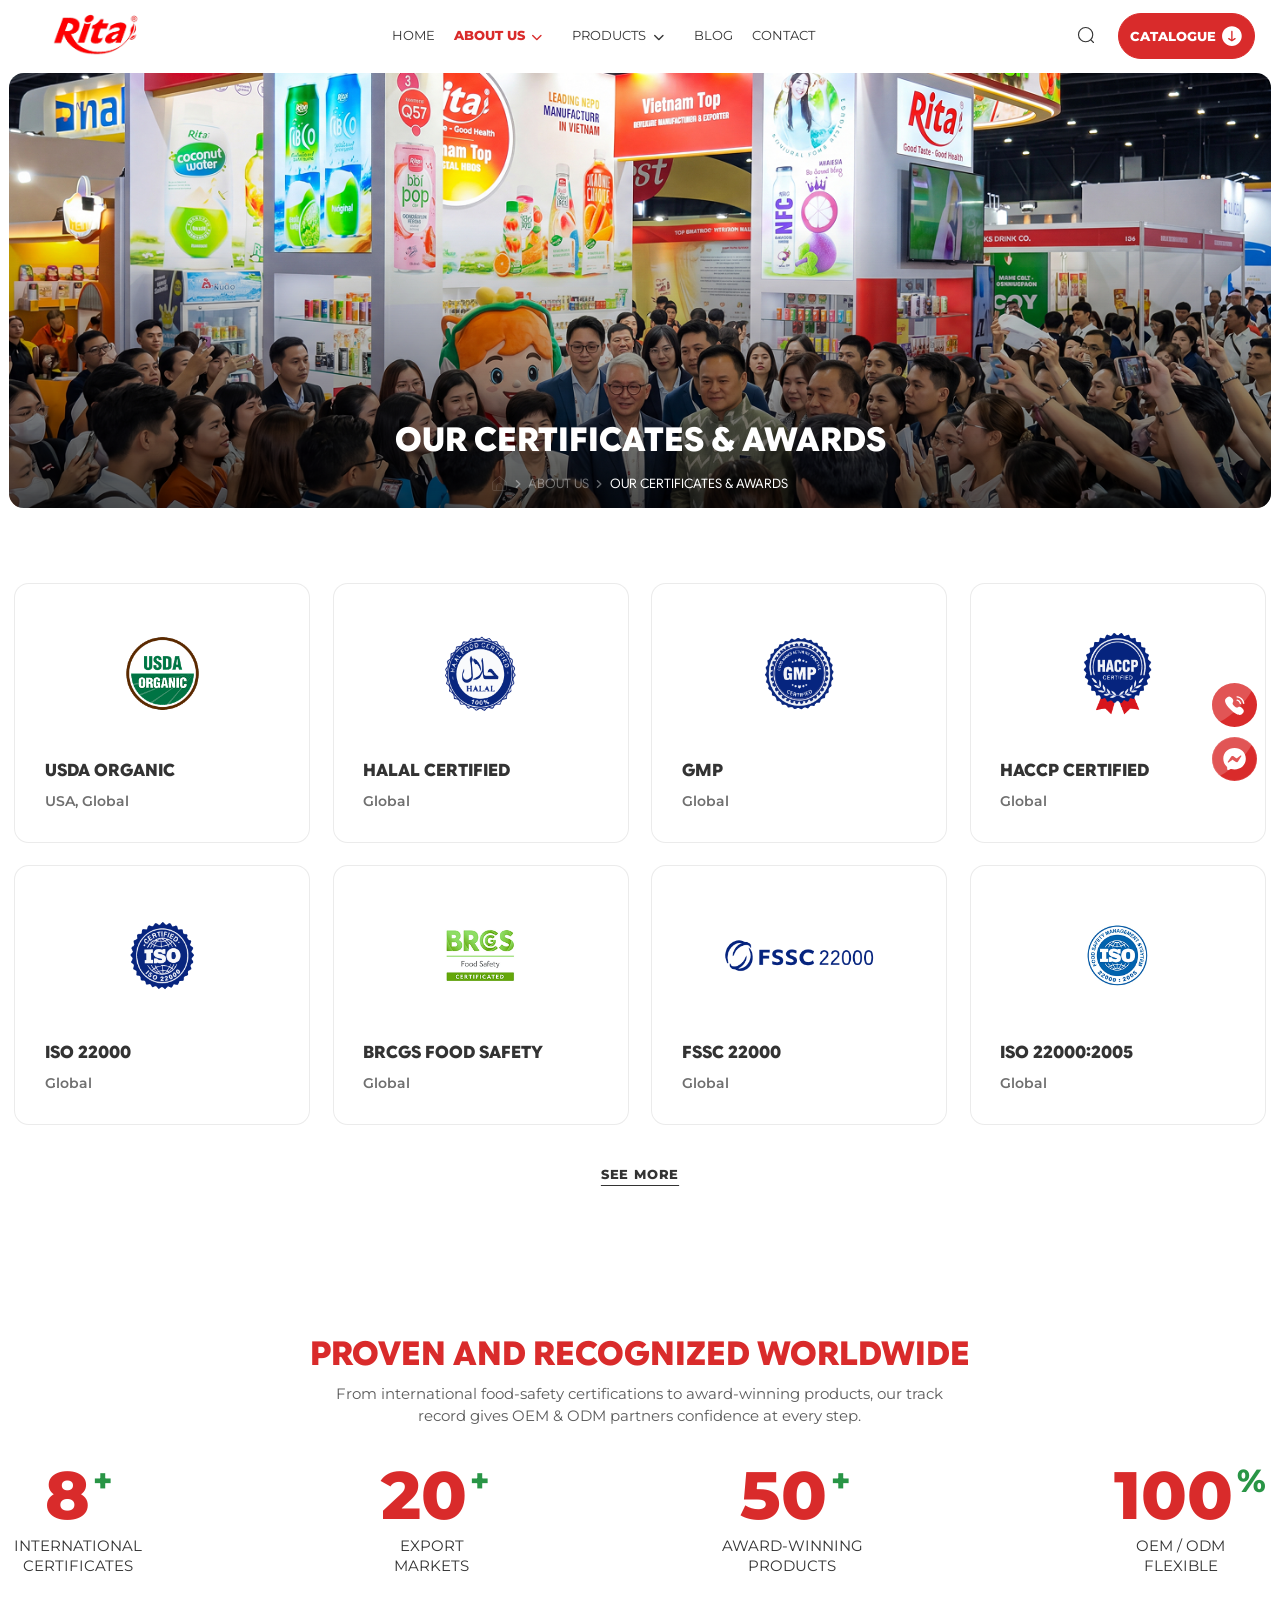
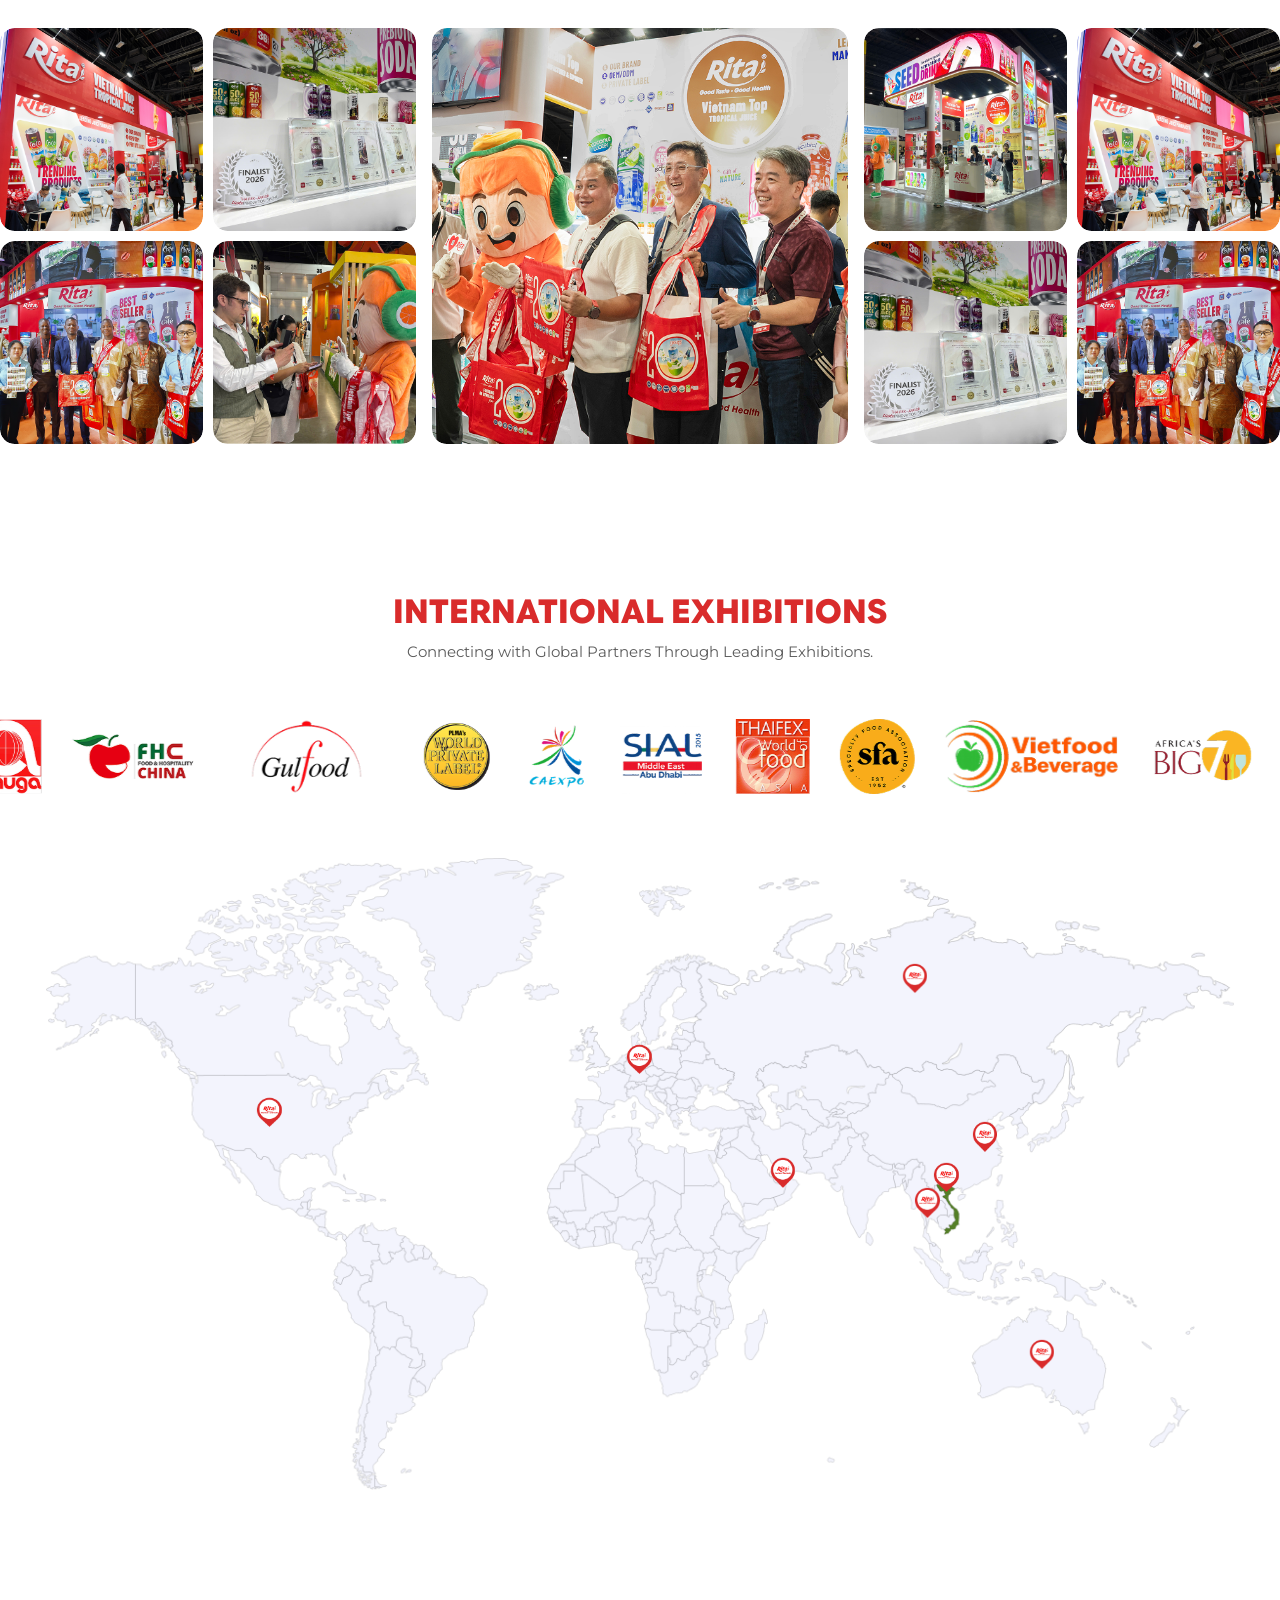
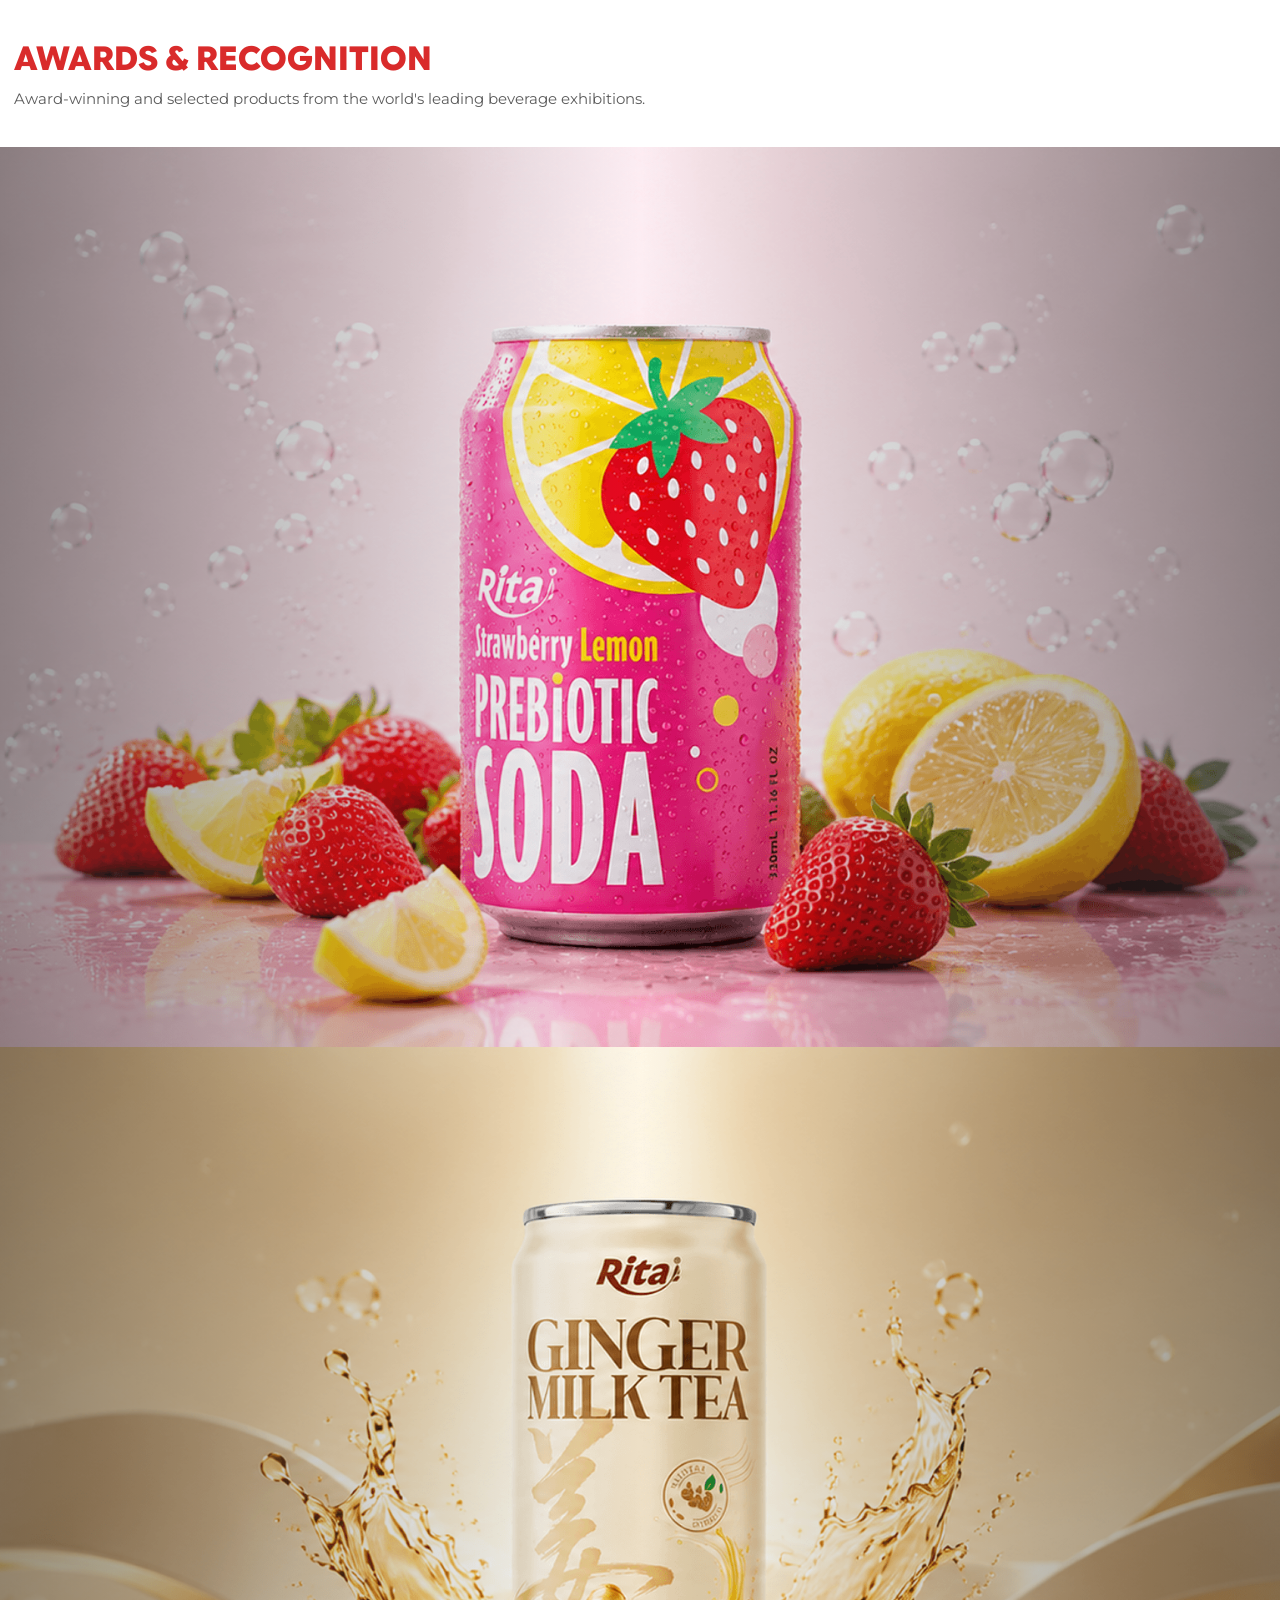
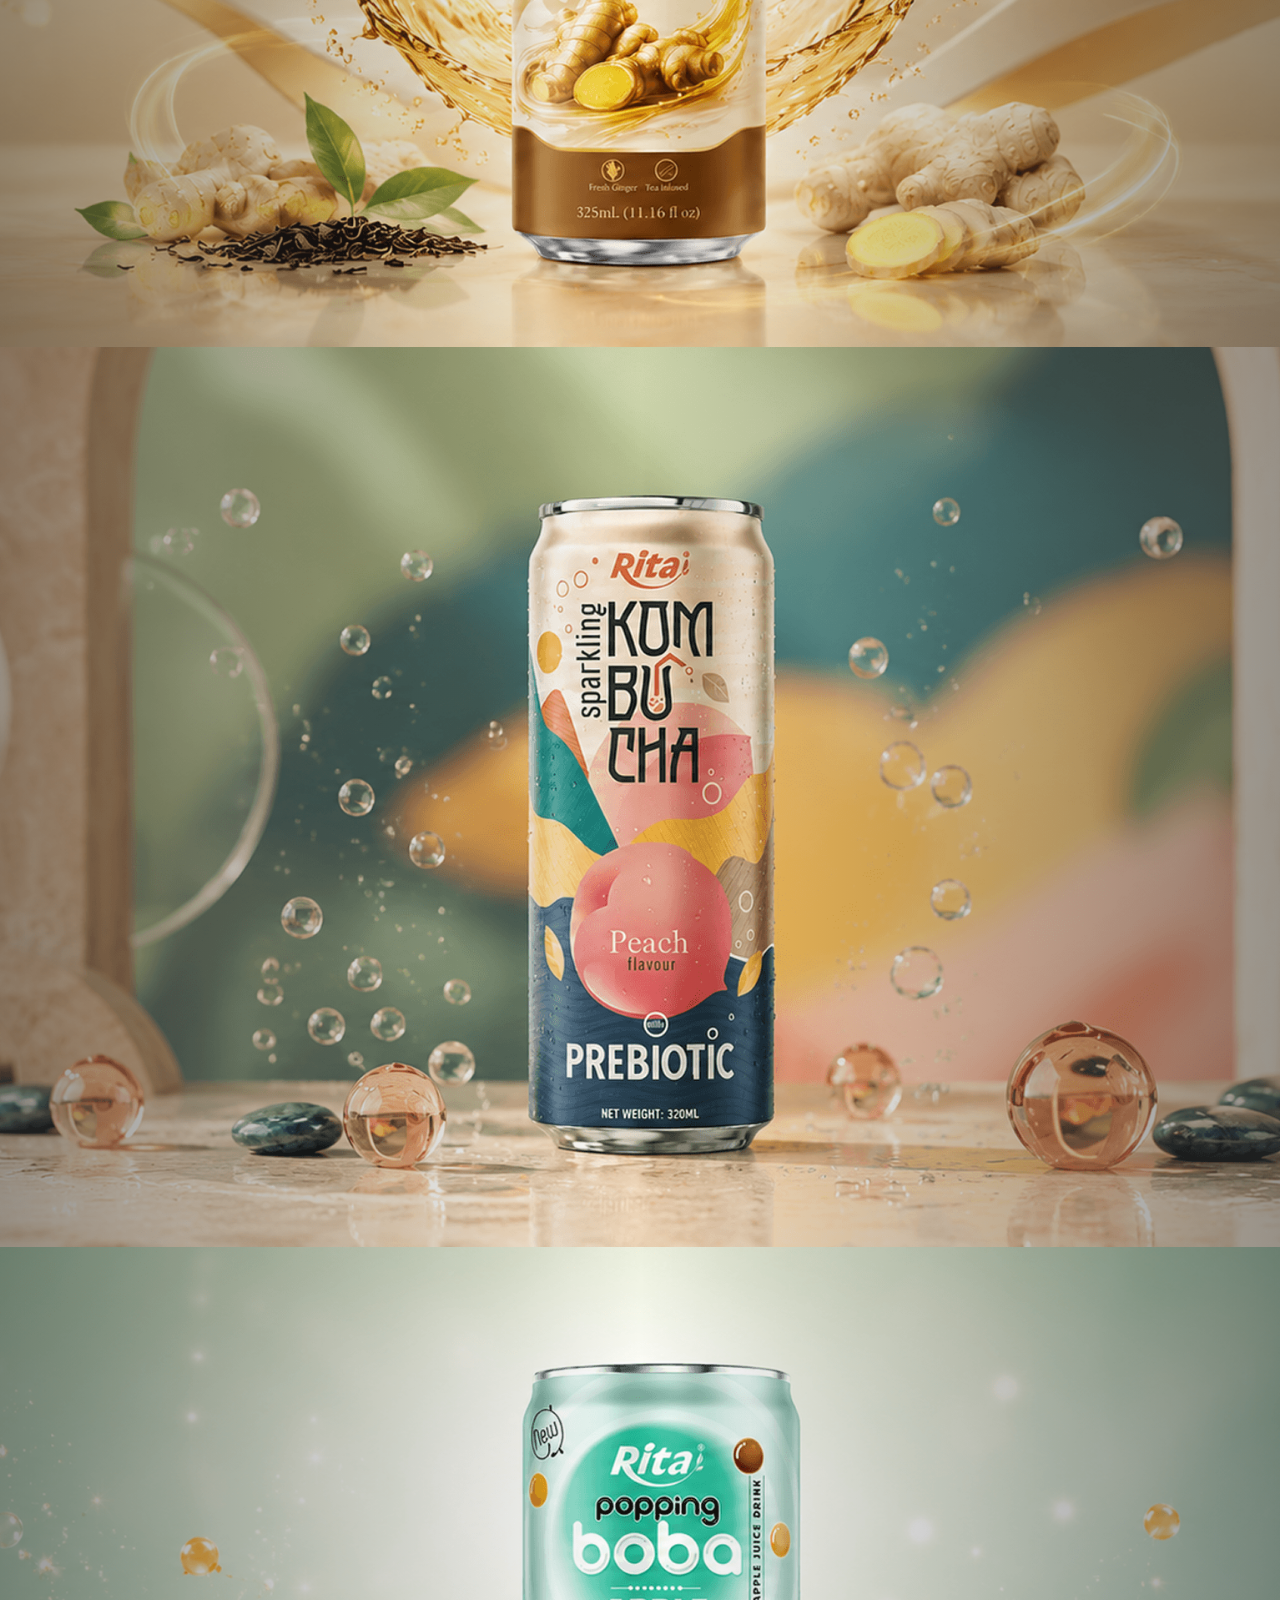
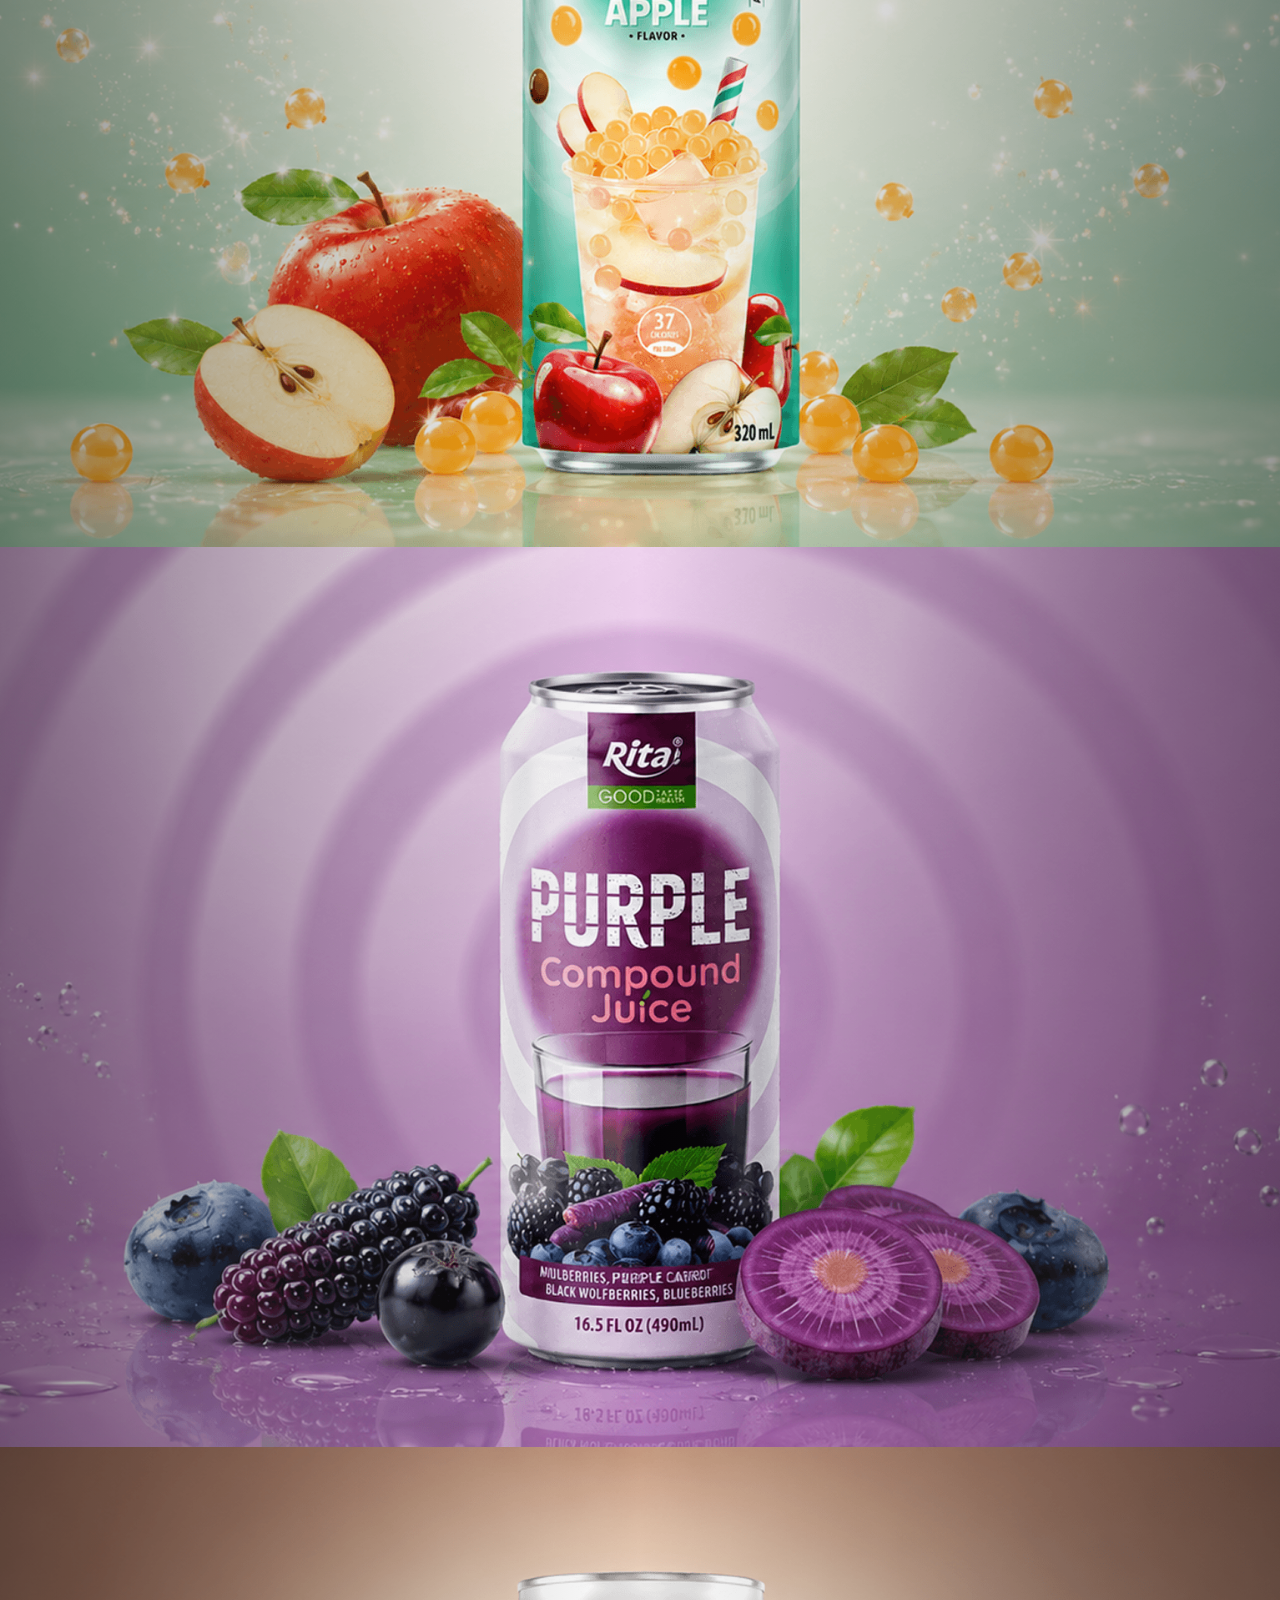
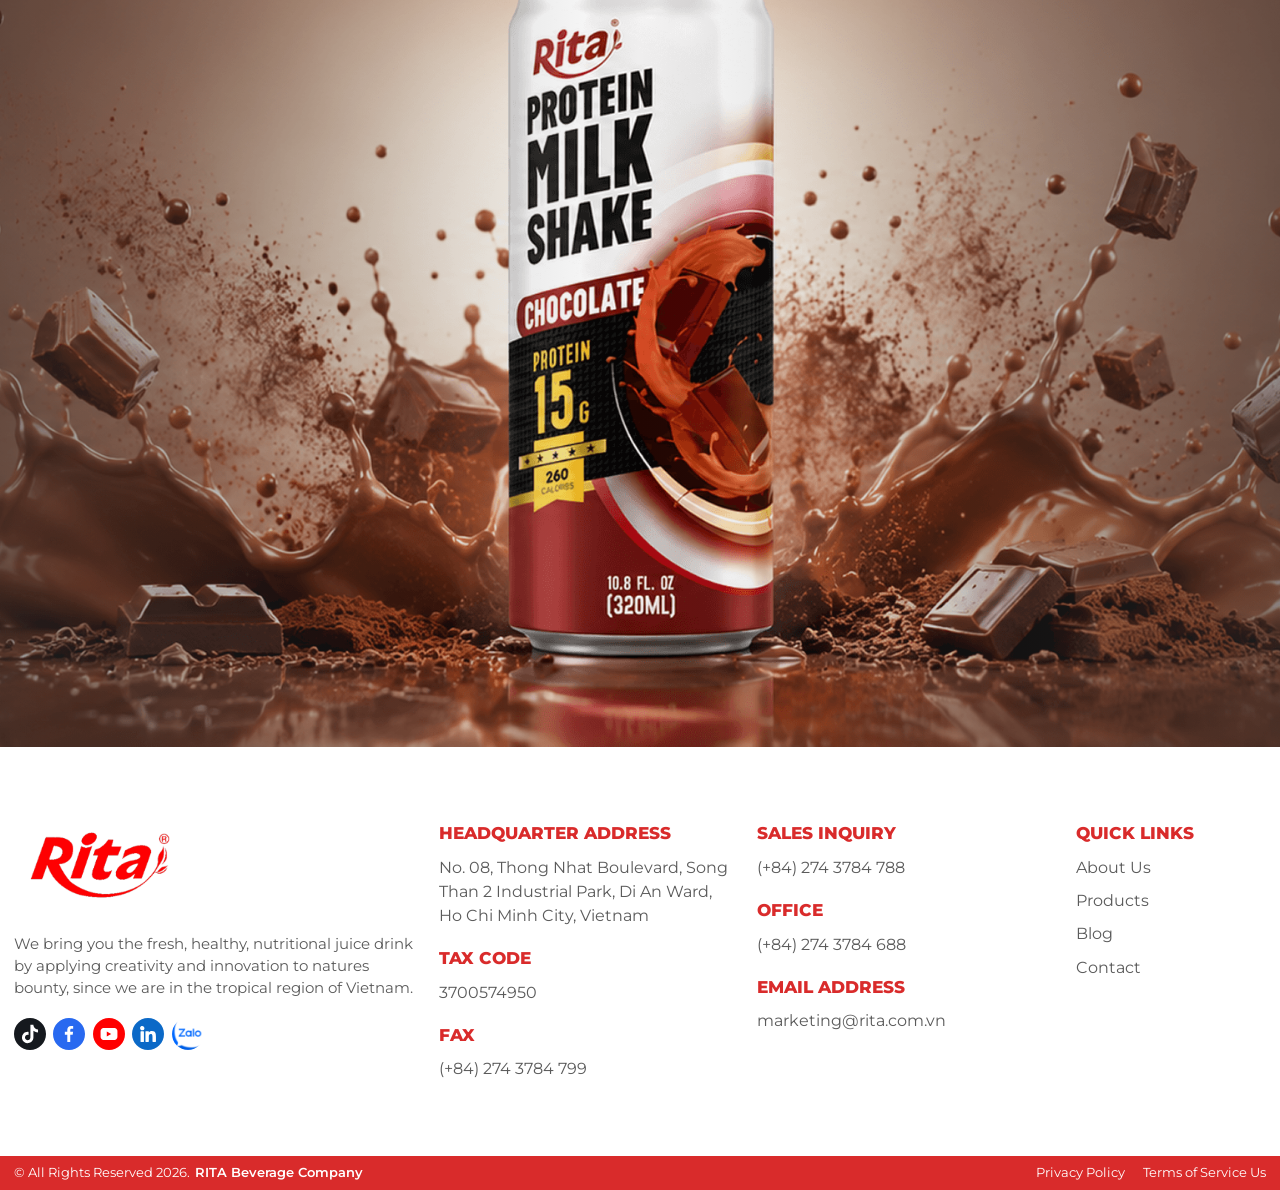
<file: certificates.html>
<!DOCTYPE html>
<html lang="en">
  <head>
    <meta charset="utf-8">
    <title>Our Certificates &amp; Awards - RITA Beverage</title>
    <meta name="description" content="RITA Beverage certificates & awards: USDA Organic, HALAL, GMP, HACCP, ISO 22000, BRCGS, FSSC 22000. International food safety standards for OEM/ODM export from Vietnam.">
    <meta name="keywords" content="RITA, certificates, awards, USDA Organic, HALAL, HACCP, ISO 22000, FSSC 22000, BRCGS, Vietnam beverage">
    <meta name="robots" content="index, follow">
    <meta name="viewport" content="width=device-width, initial-scale=1.0, maximum-scale=1.0">
    <meta http-equiv="X-UA-Compatible" content="IE=edge">
    <link rel="stylesheet" href="./css/style.css">
  </head>
  <body>
    <header class="hd">
      <div class="container">
        <div class="hd-flex">
          <div class="hd-left">
            <div class="hd-logo"> <a class="custom-logo-link" href="./index.html"><img src="./assets/images/logo-noslogan.png" alt="RITA" loading="lazy"/></a></div>
          </div>
          <div class="hd-nav">
            <div class="menu-nav">
              <ul class="menu-list">
                <li class="menu-item"><a class="menu-link" href="./index.html">HOME</a></li>
                <li class="menu-item dropdown current-menu-item"><a class="menu-link active" href="./about.html">ABOUT US</a>
                  <ul class="menu-list">
                    <li class="menu-item"><a class="menu-link" href="./about.html">OUR STORY</a></li>
                    <li class="menu-item"><a class="menu-link active" href="./certificates.html">OUR CERTIFICATES &amp; AWARDS</a></li>
                  </ul>
                </li>
                <li class="menu-item dropdown"><a class="menu-link" href="./products.html">PRODUCTS</a>
                  <ul class="menu-list">
                    <li class="menu-item"><a class="menu-link" href="./product-category.html">Fruit Juice</a></li>
                    <li class="menu-item"><a class="menu-link" href="#">Coconut Water</a></li>
                    <li class="menu-item"><a class="menu-link" href="#">Energy Drink</a></li>
                    <li class="menu-item"><a class="menu-link" href="#">Iced Coffee</a></li>
                    <li class="menu-item"><a class="menu-link" href="#">Tea Drink</a></li>
                    <li class="menu-item"><a class="menu-link" href="#">Carbonated Soft Drink</a></li>
                  </ul>
                </li>
                <li class="menu-item"><a class="menu-link" href="./blog.html">BLOG</a></li>
                <li class="menu-item"><a class="menu-link" href="./contact.html">CONTACT</a></li>
              </ul>
            </div>
          </div>
          <div class="hd-right">
            <div class="hd-srch"> <img src="./assets/images/ic-srch.svg" alt="" loading="lazy"/>
              <div class="foundbox-over foundOver"></div>
              <div class="foundbox-input foundJS">
                <div class="foundbox-wr">
                  <div class="foundbox-f">
                    <form action="">
                      <div class="foundbox-form">
                        <input type="text" placeholder="Nhập từ khoá tìm kiếm"/>
                        <div class="btn-box"><a class="btn pri" href="#"><span class="txt"><span class="txt-inner">tìm kiếm </span><span class="txt-icon"><img src="./assets/images/ic-srch.svg" alt="" loading="lazy"/></span></span></a></div>
                      </div>
                    </form>
                  </div>
                </div>
              </div>
            </div>
            <div class="hd-btn">
              <div class="btn-box"><a class="btn pri" href="#"><span class="txt"><span class="txt-inner">CATALOGUE </span><span class="txt-icon"><img src="./assets/images/ic-arrow-circle-down.svg" alt="" loading="lazy"/></span></span></a></div>
            </div>
            <div class="burger">
              <div class="hamburger" id="hamburger">
                <svg class="ham" viewbox="0 0 100 100" width="48">
                  <path class="line top" d="m 30,33 h 40 c 0,0 9.044436,-0.654587 9.044436,-8.508902 0,-7.854315 -8.024349,-11.958003 -14.89975,-10.85914 -6.875401,1.098863 -13.637059,4.171617 -13.637059,16.368042 v 40"></path>
                  <path class="line middle" d="m 30,50 h 40"></path>
                  <path class="line bottom" d="m 30,67 h 40 c 12.796276,0 15.357889,-11.717785 15.357889,-26.851538 0,-15.133752 -4.786586,-27.274118 -16.667516,-27.274118 -11.88093,0 -18.499247,6.994427 -18.435284,17.125656 l 0.252538,40"></path>
                </svg>
              </div>
            </div>
          </div>
        </div>
      </div>
      <div class="mobile-overlay"></div>
      <div class="mobile">
        <div class="mobile-con">
          <div class="mobile-wr">
            <div class="mobile-nav">
              <div class="menu-nav">
                <ul class="menu-list">
                  <li class="menu-item"><a class="menu-link" href="./index.html">HOME</a></li>
                  <li class="menu-item dropdown current-menu-item"><a class="menu-link active" href="./about.html">ABOUT US</a>
                  <ul class="menu-list">
                    <li class="menu-item"><a class="menu-link" href="./about.html">OUR STORY</a></li>
                    <li class="menu-item"><a class="menu-link active" href="./certificates.html">OUR CERTIFICATES &amp; AWARDS</a></li>
                  </ul>
                </li>
                  <li class="menu-item dropdown"><a class="menu-link" href="./products.html">PRODUCTS</a>
                    <ul class="menu-list">
                      <li class="menu-item"><a class="menu-link" href="./product-category.html">Fruit Juice</a></li>
                      <li class="menu-item"><a class="menu-link" href="#">Coconut Water</a></li>
                      <li class="menu-item"><a class="menu-link" href="#">Energy Drink</a></li>
                      <li class="menu-item"><a class="menu-link" href="#">Iced Coffee</a></li>
                      <li class="menu-item"><a class="menu-link" href="#">Tea Drink</a></li>
                      <li class="menu-item"><a class="menu-link" href="#">Carbonated Soft Drink</a></li>
                    </ul>
                  </li>
                  <li class="menu-item"><a class="menu-link" href="./blog.html">BLOG</a></li>
                  <li class="menu-item"><a class="menu-link" href="./contact.html">CONTACT</a></li>
                </ul>
              </div>
              <div class="mobile-content">
                <div class="social">
                  <div class="social-list"> <a class="social-link" href="#"> <img src="./assets/images/ic-tiktok.svg" alt="" loading="lazy"/></a><a class="social-link" href="#"> <img src="./assets/images/ic-fb.svg" alt="" loading="lazy"/></a><a class="social-link" href="#"> <img src="./assets/images/ic-yt.svg" alt="" loading="lazy"/></a><a class="social-link" href="#"> <img src="./assets/images/ic-linked.svg" alt="" loading="lazy"/></a><a class="social-link" href="#"> <img src="./assets/images/ic-zalo.svg" alt="" loading="lazy"/></a></div>
                </div>
              </div>
            </div>
          </div>
        </div>
      </div>
    </header>

    <main class="main page-certificates">
      <div class="page-banner">
        <div class="page-banner__bg"><img src="./assets/images/banner-cef-award.png" alt="" loading="eager"/></div>
        <div class="container">
          <div class="page-banner__inner">
            <h1 class="page-banner__title t-48">OUR CERTIFICATES &amp; AWARDS</h1>
            <nav class="breadcrumb" aria-label="Breadcrumb">
              <ul class="breadcrumb__list">
                <li class="breadcrumb__item"><a class="breadcrumb__link" href="./index.html"><img src="./assets/images/ic-home.svg" alt="Home"/></a></li>
                <li class="breadcrumb__item breadcrumb__sep" aria-hidden="true"><i class="fa-solid fa-angle-right"></i></li>
                <li class="breadcrumb__item"><a class="breadcrumb__link" href="#">ABOUT US</a></li>
                <li class="breadcrumb__item breadcrumb__sep" aria-hidden="true"><i class="fa-solid fa-angle-right"></i></li>
                <li class="breadcrumb__item"><span>OUR CERTIFICATES &amp; AWARDS</span></li>
              </ul>
            </nav>
          </div>
        </div>
      </div>

      <section class="cef-awards ss-pd" data-cate-more>
        <div class="container">
          <h2 class="screen-reader-text">Our Certificates &amp; Awards</h2>
          <div class="grid-more">
            <a class="cefs-item" href="#" target="_blank" rel="noopener">
              <div class="cefs-item__badge"><img src="./assets/images/cef-usda.png" alt="USDA Organic" loading="lazy"/></div>
              <div class="cefs-item__info">
                <h3 class="cefs-item__name">USDA Organic</h3>
                <p class="cefs-item__region">USA, Global</p>
              </div>
            </a>
            <a class="cefs-item" href="#" target="_blank" rel="noopener">
              <div class="cefs-item__badge"><img src="./assets/images/cef-halal.png" alt="Halal Certified" loading="lazy"/></div>
              <div class="cefs-item__info">
                <h3 class="cefs-item__name">Halal Certified</h3>
                <p class="cefs-item__region">Global</p>
              </div>
            </a>
            <a class="cefs-item" href="#" target="_blank" rel="noopener">
              <div class="cefs-item__badge"><img src="./assets/images/cef-gmp.png" alt="GMP" loading="lazy"/></div>
              <div class="cefs-item__info">
                <h3 class="cefs-item__name">GMP</h3>
                <p class="cefs-item__region">Global</p>
              </div>
            </a>
            <a class="cefs-item" href="#" target="_blank" rel="noopener">
              <div class="cefs-item__badge"><img src="./assets/images/cef-haccp.png" alt="HACCP Certified" loading="lazy"/></div>
              <div class="cefs-item__info">
                <h3 class="cefs-item__name">HACCP Certified</h3>
                <p class="cefs-item__region">Global</p>
              </div>
            </a>
            <a class="cefs-item" href="#" target="_blank" rel="noopener">
              <div class="cefs-item__badge"><img src="./assets/images/cef-iso22k.png" alt="ISO 22000" loading="lazy"/></div>
              <div class="cefs-item__info">
                <h3 class="cefs-item__name">ISO 22000</h3>
                <p class="cefs-item__region">Global</p>
              </div>
            </a>
            <a class="cefs-item" href="#" target="_blank" rel="noopener">
              <div class="cefs-item__badge"><img src="./assets/images/cef-brcgs.png" alt="BRCGS Food Safety" loading="lazy"/></div>
              <div class="cefs-item__info">
                <h3 class="cefs-item__name">BRCGS Food Safety</h3>
                <p class="cefs-item__region">Global</p>
              </div>
            </a>
            <a class="cefs-item" href="#" target="_blank" rel="noopener">
              <div class="cefs-item__badge"><img src="./assets/images/cef-fssc22k.png" alt="FSSC 22000" loading="lazy"/></div>
              <div class="cefs-item__info">
                <h3 class="cefs-item__name">FSSC 22000</h3>
                <p class="cefs-item__region">Global</p>
              </div>
            </a>
            <a class="cefs-item" href="#" target="_blank" rel="noopener">
              <div class="cefs-item__badge"><img src="./assets/images/cef-iso22k-2005.png" alt="ISO 22000:2005" loading="lazy"/></div>
              <div class="cefs-item__info">
                <h3 class="cefs-item__name">ISO 22000:2005</h3>
                <p class="cefs-item__region">Global</p>
              </div>
            </a>
            <a class="cefs-item" href="#" target="_blank" rel="noopener">
              <div class="cefs-item__badge"><img src="./assets/images/cef-usda.png" alt="USDA Organic" loading="lazy"/></div>
              <div class="cefs-item__info">
                <h3 class="cefs-item__name">USDA Organic</h3>
                <p class="cefs-item__region">USA, Global</p>
              </div>
            </a>
            <a class="cefs-item" href="#" target="_blank" rel="noopener">
              <div class="cefs-item__badge"><img src="./assets/images/cef-halal.png" alt="Halal Certified" loading="lazy"/></div>
              <div class="cefs-item__info">
                <h3 class="cefs-item__name">Halal Certified</h3>
                <p class="cefs-item__region">Global</p>
              </div>
            </a>
            <a class="cefs-item" href="#" target="_blank" rel="noopener">
              <div class="cefs-item__badge"><img src="./assets/images/cef-gmp.png" alt="GMP" loading="lazy"/></div>
              <div class="cefs-item__info">
                <h3 class="cefs-item__name">GMP</h3>
                <p class="cefs-item__region">Global</p>
              </div>
            </a>
            <a class="cefs-item" href="#" target="_blank" rel="noopener">
              <div class="cefs-item__badge"><img src="./assets/images/cef-haccp.png" alt="HACCP Certified" loading="lazy"/></div>
              <div class="cefs-item__info">
                <h3 class="cefs-item__name">HACCP Certified</h3>
                <p class="cefs-item__region">Global</p>
              </div>
            </a>
          </div>
          <div class="grid-more__foot">
            <button class="link-underline" type="button" data-cate-toggle>SEE MORE</button>
          </div>
        </div>
      </section>

      <section class="proven ss-pd">
        <div class="container">
          <div class="title-gr center">
            <h2 class="title t-48 txt-bold">PROVEN AND RECOGNIZED WORLDWIDE</h2>
            <p class="title-des">From international food-safety certifications to award-winning products, our track record gives OEM &amp; ODM partners confidence at every step.</p>
          </div>
          <ul class="proven-stats">
            <li class="proven-stat">
              <div class="stat__num"><span data-count="8">0</span><span class="stat__unit">+</span></div>
              <p class="stat__label">International<br>Certificates</p>
            </li>
            <li class="proven-stat">
              <div class="stat__num"><span data-count="20">0</span><span class="stat__unit">+</span></div>
              <p class="stat__label">Export<br>Markets</p>
            </li>
            <li class="proven-stat">
              <div class="stat__num"><span data-count="50">0</span><span class="stat__unit">+</span></div>
              <p class="stat__label">Award-Winning<br>Products</p>
            </li>
            <li class="proven-stat">
              <div class="stat__num"><span data-count="100">0</span><span class="stat__unit">%</span></div>
              <p class="stat__label">OEM / ODM<br>Flexible</p>
            </li>
          </ul>
        </div>
        <div class="proven-gallery">
          <div class="swiper">
            <div class="swiper-wrapper">
              <div class="swiper-slide proven-gallery__block proven-gallery__block--grid">
                <a class="gallery-item" data-fancybox="proven" href="./assets/images/proven-1.png"><img src="./assets/images/proven-1.png" alt="RITA at international trade fair" loading="lazy"/><span class="gallery-item__zoom"><i class="fa-solid fa-plus"></i></span></a>
                <a class="gallery-item" data-fancybox="proven" href="./assets/images/proven-2.png"><img src="./assets/images/proven-2.png" alt="RITA award-winning products" loading="lazy"/><span class="gallery-item__zoom"><i class="fa-solid fa-plus"></i></span></a>
                <a class="gallery-item" data-fancybox="proven" href="./assets/images/proven-3.png"><img src="./assets/images/proven-3.png" alt="RITA exhibition booth" loading="lazy"/><span class="gallery-item__zoom"><i class="fa-solid fa-plus"></i></span></a>
                <a class="gallery-item" data-fancybox="proven" href="./assets/images/proven-4.png"><img src="./assets/images/proven-4.png" alt="RITA trade fair visitors" loading="lazy"/><span class="gallery-item__zoom"><i class="fa-solid fa-plus"></i></span></a>
              </div>
              <div class="swiper-slide proven-gallery__block proven-gallery__block--big">
                <a class="gallery-item" data-fancybox="proven" href="./assets/images/proven-5.png"><img src="./assets/images/proven-5.png" alt="RITA Vietnam Top tropical juice at expo" loading="lazy"/><span class="gallery-item__zoom"><i class="fa-solid fa-plus"></i></span></a>
              </div>
              <div class="swiper-slide proven-gallery__block proven-gallery__block--grid">
                <a class="gallery-item" data-fancybox="proven" href="./assets/images/proven-6.png"><img src="./assets/images/proven-6.png" alt="RITA seed drink booth" loading="lazy"/><span class="gallery-item__zoom"><i class="fa-solid fa-plus"></i></span></a>
                <a class="gallery-item" data-fancybox="proven" href="./assets/images/proven-1.png"><img src="./assets/images/proven-1.png" alt="RITA at international trade fair" loading="lazy"/><span class="gallery-item__zoom"><i class="fa-solid fa-plus"></i></span></a>
                <a class="gallery-item" data-fancybox="proven" href="./assets/images/proven-2.png"><img src="./assets/images/proven-2.png" alt="RITA award-winning products" loading="lazy"/><span class="gallery-item__zoom"><i class="fa-solid fa-plus"></i></span></a>
                <a class="gallery-item" data-fancybox="proven" href="./assets/images/proven-3.png"><img src="./assets/images/proven-3.png" alt="RITA exhibition booth" loading="lazy"/><span class="gallery-item__zoom"><i class="fa-solid fa-plus"></i></span></a>
              </div>
              <div class="swiper-slide proven-gallery__block proven-gallery__block--big">
                <a class="gallery-item" data-fancybox="proven" href="./assets/images/proven-4.png"><img src="./assets/images/proven-4.png" alt="RITA trade fair visitors" loading="lazy"/><span class="gallery-item__zoom"><i class="fa-solid fa-plus"></i></span></a>
              </div>
              <div class="swiper-slide proven-gallery__block proven-gallery__block--grid">
                <a class="gallery-item" data-fancybox="proven" href="./assets/images/proven-5.png"><img src="./assets/images/proven-5.png" alt="RITA Vietnam Top tropical juice at expo" loading="lazy"/><span class="gallery-item__zoom"><i class="fa-solid fa-plus"></i></span></a>
                <a class="gallery-item" data-fancybox="proven" href="./assets/images/proven-6.png"><img src="./assets/images/proven-6.png" alt="RITA seed drink booth" loading="lazy"/><span class="gallery-item__zoom"><i class="fa-solid fa-plus"></i></span></a>
                <a class="gallery-item" data-fancybox="proven" href="./assets/images/proven-1.png"><img src="./assets/images/proven-1.png" alt="RITA at international trade fair" loading="lazy"/><span class="gallery-item__zoom"><i class="fa-solid fa-plus"></i></span></a>
                <a class="gallery-item" data-fancybox="proven" href="./assets/images/proven-2.png"><img src="./assets/images/proven-2.png" alt="RITA award-winning products" loading="lazy"/><span class="gallery-item__zoom"><i class="fa-solid fa-plus"></i></span></a>
              </div>
              <div class="swiper-slide proven-gallery__block proven-gallery__block--big">
                <a class="gallery-item" data-fancybox="proven" href="./assets/images/proven-3.png"><img src="./assets/images/proven-3.png" alt="RITA exhibition booth" loading="lazy"/><span class="gallery-item__zoom"><i class="fa-solid fa-plus"></i></span></a>
              </div>
            </div>
          </div>
        </div>
      </section>

      <section class="exhi ss-mg">
        <div class="container">
          <div class="title-gr center">
            <h2 class="title t-48 txt-bold">INTERNATIONAL EXHIBITIONS</h2>
            <p class="title-des">Connecting with Global Partners Through Leading Exhibitions.</p>
          </div>
        </div>
        <div class="exhi__logos">
          <div class="splide">
            <div class="splide__track">
              <ul class="splide__list">
                <li class="splide__slide"><img src="./assets/images/exhi-vietfood.png" alt="Vietfood &amp; Beverage" loading="lazy"/></li>
                <li class="splide__slide"><img src="./assets/images/exhi-africa-big.png" alt="Africa's Big 7" loading="lazy"/></li>
                <li class="splide__slide"><img src="./assets/images/exhi-anuga.png" alt="Anuga" loading="lazy"/></li>
                <li class="splide__slide"><img src="./assets/images/exhi-fhc-china.png" alt="FHC China" loading="lazy"/></li>
                <li class="splide__slide"><img src="./assets/images/exhi-gulfood.png" alt="Gulfood" loading="lazy"/></li>
                <li class="splide__slide"><img src="./assets/images/exhi-pmla.png" alt="PLMA World of Private Label" loading="lazy"/></li>
                <li class="splide__slide"><img src="./assets/images/exhi-caexpo.png" alt="CAEXPO" loading="lazy"/></li>
                <li class="splide__slide"><img src="./assets/images/exhi-sial.png" alt="SIAL Middle East" loading="lazy"/></li>
                <li class="splide__slide"><img src="./assets/images/exhi-thaifex.png" alt="THAIFEX" loading="lazy"/></li>
                <li class="splide__slide"><img src="./assets/images/exhi-sfa.png" alt="SFA" loading="lazy"/></li>
              </ul>
            </div>
          </div>
        </div>
        <div class="container">
          <div class="exhi__map">
            <img src="./assets/images/map.png" alt="RITA global export map" loading="lazy"/>
            <span class="exhi__pin pin-usa" style="--i:0"><img src="./assets/images/ic-pin.png" alt="" loading="lazy"/></span>
            <span class="exhi__pin pin-europe" style="--i:1"><img src="./assets/images/ic-pin.png" alt="" loading="lazy"/></span>
            <span class="exhi__pin pin-uae" style="--i:2"><img src="./assets/images/ic-pin.png" alt="" loading="lazy"/></span>
            <span class="exhi__pin pin-russia" style="--i:3"><img src="./assets/images/ic-pin.png" alt="" loading="lazy"/></span>
            <span class="exhi__pin pin-thailand" style="--i:4"><img src="./assets/images/ic-pin.png" alt="" loading="lazy"/></span>
            <span class="exhi__pin pin-vietnam" style="--i:5"><img src="./assets/images/ic-pin.png" alt="" loading="lazy"/></span>
            <span class="exhi__pin pin-china" style="--i:6"><img src="./assets/images/ic-pin.png" alt="" loading="lazy"/></span>
            <span class="exhi__pin pin-australia" style="--i:7"><img src="./assets/images/ic-pin.png" alt="" loading="lazy"/></span>
          </div>
        </div>
      </section>

      <section class="awards ss-pd-t" id="awards">
        <div class="container">
          <div class="title-gr awards__head">
            <h2 class="title t-48 txt-bold">AWARDS &amp; RECOGNITION</h2>
            <p class="title-des">Award-winning and selected products from the world's leading beverage exhibitions.</p>
          </div>
        </div>
        <div class="awards__list">

          <article class="awards-item">
            <div class="awards-item__bg"><img src="./assets/images/award-1.png" alt="Strawberry Lemon Prebiotic Soda" loading="lazy"/></div>
            <div class="awards-item__inner">
              <div class="awards-item__meta">
                <div class="awards-item__head">
                  <div class="awards-item__tag">
                    <img class="awards-item__flag" src="./assets/images/flag-france.png" alt="France" loading="lazy"/>
                    <span class="awards-item__country t-16">PARIS</span>
                  </div>
                  <h3 class="awards-item__event t-36">SIAL PARIS 2026</h3>
                </div>
                <div class="awards-item__body">
                  <p class="awards-item__product t-24">Strawberry Lemon Prebiotic Soda 330ml Short Can</p>
                  <dl class="awards-item__specs">
                    <div><dt class="t-12">Volume</dt><dd class="t-12">330 ml</dd></div>
                    <div><dt class="t-12">Packaging</dt><dd class="t-12">Aluminum can</dd></div>
                    <div><dt class="t-12">MOQ</dt><dd class="t-12">Flexible / OEM</dd></div>
                  </dl>
                  <a class="awards-item__link t-12" href="#">VIEW PRODUCT</a>
                </div>
              </div>
              <div class="awards-item__info">
                <h4 class="awards-item__award t-36">Beverage Innovation</h4>
                <p class="awards-item__desc t-16">Selected for its refreshing fusion of sweet strawberry and zesty lemon flavor, this beverage also delivers the added value of prebiotics to support modern wellness trends.</p>
                <img class="awards-item__seal" src="./assets/images/selection-paris2026.png" alt="SIAL Innovation Selection Paris 2026" loading="lazy"/>
              </div>
            </div>
          </article>

          <article class="awards-item">
            <div class="awards-item__bg"><img src="./assets/images/award-2.png" alt="Ginger Milk Tea Natural Black Tea" loading="lazy"/></div>
            <div class="awards-item__inner">
              <div class="awards-item__meta">
                <div class="awards-item__head">
                  <div class="awards-item__tag">
                    <img class="awards-item__flag" src="./assets/images/flag-france.png" alt="France" loading="lazy"/>
                    <span class="awards-item__country t-16">PARIS</span>
                  </div>
                  <h3 class="awards-item__event t-36">SIAL PARIS 2026</h3>
                </div>
                <div class="awards-item__body">
                  <p class="awards-item__product t-24">Ginger Milk Tea Natural Black Tea 325ml Sleek Can</p>
                  <dl class="awards-item__specs">
                    <div><dt class="t-12">Volume</dt><dd class="t-12">325 ml</dd></div>
                    <div><dt class="t-12">Packaging</dt><dd class="t-12">Aluminum can</dd></div>
                    <div><dt class="t-12">MOQ</dt><dd class="t-12">Flexible / OEM</dd></div>
                  </dl>
                  <a class="awards-item__link t-12" href="#">VIEW PRODUCT</a>
                </div>
              </div>
              <div class="awards-item__info">
                <h4 class="awards-item__award t-36">Beverage Innovation</h4>
                <p class="awards-item__desc t-16">This recognition celebrates the product's unique fusion of premium black tea, creamy milk tea, and natural ginger, creating a distinctive flavor profile that stands apart from conventional milk tea beverages.</p>
                <img class="awards-item__seal" src="./assets/images/selection-paris2026.png" alt="SIAL Innovation Selection Paris 2026" loading="lazy"/>
              </div>
            </div>
          </article>

          <article class="awards-item">
            <div class="awards-item__bg"><img src="./assets/images/award-3.png" alt="Sparkling Peach Kombucha" loading="lazy"/></div>
            <div class="awards-item__inner">
              <div class="awards-item__meta">
                <div class="awards-item__head">
                  <div class="awards-item__tag">
                    <img class="awards-item__flag" src="./assets/images/flag-france.png" alt="France" loading="lazy"/>
                    <span class="awards-item__country t-16">PARIS</span>
                  </div>
                  <h3 class="awards-item__event t-36">SIAL PARIS 2026</h3>
                </div>
                <div class="awards-item__body">
                  <p class="awards-item__product t-24">Sparkling Peach Flavor Kombucha Tea Drink with Prebiotic</p>
                  <dl class="awards-item__specs">
                    <div><dt class="t-12">Volume</dt><dd class="t-12">320 ml</dd></div>
                    <div><dt class="t-12">Packaging</dt><dd class="t-12">Aluminum can</dd></div>
                    <div><dt class="t-12">MOQ</dt><dd class="t-12">Flexible / OEM</dd></div>
                  </dl>
                  <a class="awards-item__link t-12" href="#">VIEW PRODUCT</a>
                </div>
              </div>
              <div class="awards-item__info">
                <h4 class="awards-item__award t-36">Beverage Innovation</h4>
                <p class="awards-item__desc t-16">This sparkling kombucha was recognized for its balanced blend of fermented tea culture, juicy peach flavor, and added prebiotics, offering a refreshing beverage that aligns with growing wellness and functional drink trends.</p>
                <img class="awards-item__seal" src="./assets/images/selection-paris2026.png" alt="SIAL Innovation Selection Paris 2026" loading="lazy"/>
              </div>
            </div>
          </article>

          <article class="awards-item">
            <div class="awards-item__bg"><img src="./assets/images/award-4.png" alt="Popping Boba Tea Apple" loading="lazy"/></div>
            <div class="awards-item__inner">
              <div class="awards-item__meta">
                <div class="awards-item__head">
                  <div class="awards-item__tag">
                    <img class="awards-item__flag" src="./assets/images/flag-france.png" alt="France" loading="lazy"/>
                    <span class="awards-item__country t-16">PARIS</span>
                  </div>
                  <h3 class="awards-item__event t-36">SIAL PARIS 2026</h3>
                </div>
                <div class="awards-item__body">
                  <p class="awards-item__product t-24">Wholesale Popping Boba Tea Apple Flavor 320ml Slim Can</p>
                  <dl class="awards-item__specs">
                    <div><dt class="t-12">Volume</dt><dd class="t-12">320 ml</dd></div>
                    <div><dt class="t-12">Packaging</dt><dd class="t-12">Aluminum can</dd></div>
                    <div><dt class="t-12">MOQ</dt><dd class="t-12">Flexible / OEM</dd></div>
                  </dl>
                  <a class="awards-item__link t-12" href="#">VIEW PRODUCT</a>
                </div>
              </div>
              <div class="awards-item__info">
                <h4 class="awards-item__award t-36">Beverage Innovation</h4>
                <p class="awards-item__desc t-16">This innovative beverage stands out by combining refreshing apple tea with exciting popping boba pearls, creating a unique multi-sensory drinking experience.</p>
                <img class="awards-item__seal" src="./assets/images/selection-paris2026.png" alt="SIAL Innovation Selection Paris 2026" loading="lazy"/>
              </div>
            </div>
          </article>

          <article class="awards-item">
            <div class="awards-item__bg"><img src="./assets/images/award-5.png" alt="Purple Compound Juice Mulberry Blueberry" loading="lazy"/></div>
            <div class="awards-item__inner">
              <div class="awards-item__meta">
                <div class="awards-item__head">
                  <div class="awards-item__tag">
                    <img class="awards-item__flag" src="./assets/images/flag-thailand.png" alt="Thailand" loading="lazy"/>
                    <span class="awards-item__country t-16">BANGKOK</span>
                  </div>
                  <h3 class="awards-item__event t-36">THAIFEX ANUGA 2026</h3>
                </div>
                <div class="awards-item__body">
                  <p class="awards-item__product t-24">Purple Compound Juice Mulberry Blueberry 490ml Can</p>
                  <dl class="awards-item__specs">
                    <div><dt class="t-12">Volume</dt><dd class="t-12">490 ml</dd></div>
                    <div><dt class="t-12">Packaging</dt><dd class="t-12">Aluminum can</dd></div>
                    <div><dt class="t-12">MOQ</dt><dd class="t-12">Flexible / OEM</dd></div>
                  </dl>
                  <a class="awards-item__link t-12" href="#">VIEW PRODUCT</a>
                </div>
              </div>
              <div class="awards-item__info">
                <h4 class="awards-item__award t-36">Best New-To-Market Products</h4>
                <p class="awards-item__desc t-16">This award acknowledges the product's fresh market appeal, featuring a distinctive blend of mulberry and blueberry that delivers a vibrant color, refreshing taste and premium fruit experience.</p>
              </div>
            </div>
          </article>

          <article class="awards-item">
            <div class="awards-item__bg"><img src="./assets/images/award-6.png" alt="Protein Milkshake Chocolate" loading="lazy"/></div>
            <div class="awards-item__inner">
              <div class="awards-item__meta">
                <div class="awards-item__head">
                  <div class="awards-item__tag">
                    <img class="awards-item__flag" src="./assets/images/flag-thailand.png" alt="Thailand" loading="lazy"/>
                    <span class="awards-item__country t-16">BANGKOK</span>
                  </div>
                  <h3 class="awards-item__event t-36">THAIFEX ANUGA 2026</h3>
                </div>
                <div class="awards-item__body">
                  <p class="awards-item__product t-24">Protein Milkshake Chocolate Flavor Rich Cocoa High Protein Drink</p>
                  <dl class="awards-item__specs">
                    <div><dt class="t-12">Volume</dt><dd class="t-12">320 ml</dd></div>
                    <div><dt class="t-12">Packaging</dt><dd class="t-12">Aluminum can</dd></div>
                    <div><dt class="t-12">MOQ</dt><dd class="t-12">Flexible / OEM</dd></div>
                  </dl>
                  <a class="awards-item__link t-12" href="#">VIEW PRODUCT</a>
                </div>
              </div>
              <div class="awards-item__info">
                <h4 class="awards-item__award t-36">Best New-To-Market Products</h4>
                <p class="awards-item__desc t-16">This 320ml aluminum can beverage delivers a rich cocoa experience with a high protein content, designed for consumers who prioritize nutrition in their daily routines. The sleek packaging and 24-month shelf life make it ideal for export markets.</p>
              </div>
            </div>
          </article>

        </div>
      </section>
    </main>

    <footer class="ft">
      <div class="container">
        <div class="ft-top">
          <div class="ft-flex row">
            <div class="ft-item col">
              <div class="ft-info">
                <div class="ft-logo"> <img src="./assets/images/logo-noslogan.png" alt="RITA" loading="lazy"/></div>
                <p class="ft-desc">We bring you the fresh, healthy, nutritional juice drink by applying creativity and innovation to natures bounty, since we are in the tropical region of Vietnam.</p>
                <div class="social">
                  <div class="social-list"> <a class="social-link" href="#"> <img src="./assets/images/ic-tiktok.svg" alt="" loading="lazy"/></a><a class="social-link" href="#"> <img src="./assets/images/ic-fb.svg" alt="" loading="lazy"/></a><a class="social-link" href="#"> <img src="./assets/images/ic-yt.svg" alt="" loading="lazy"/></a><a class="social-link" href="#"> <img src="./assets/images/ic-linked.svg" alt="" loading="lazy"/></a><a class="social-link" href="#"> <img src="./assets/images/ic-zalo.svg" alt="" loading="lazy"/></a></div>
                </div>
              </div>
            </div>
            <div class="ft-item col">
              <div class="wrapper">
                <p class="ft-tt">Headquarter Address</p>
                <ul class="ft-add">
                  <li class="ft-add__item">
                    <p class="txt">No. 08, Thong Nhat Boulevard, Song Than 2 Industrial Park, Di An Ward, Ho Chi Minh City, Vietnam</p>
                  </li>
                </ul>
              </div>
              <div class="wrapper">
                <p class="ft-tt">Tax CODE</p>
                <ul class="ft-add">
                  <li class="ft-add__item">
                    <p class="txt">3700574950</p>
                  </li>
                </ul>
              </div>
              <div class="wrapper">
                <p class="ft-tt">FAX</p>
                <ul class="ft-add">
                  <li class="ft-add__item">
                    <p class="txt">(+84) 274 3784 799</p>
                  </li>
                </ul>
              </div>
            </div>
            <div class="ft-item col">
              <div class="wrapper">
                <p class="ft-tt">Sales inquiry</p>
                <ul class="ft-add">
                  <li class="ft-add__item">
                    <p class="txt">(+84) 274 3784 788</p>
                  </li>
                </ul>
              </div>
              <div class="wrapper">
                <p class="ft-tt">OFFICE</p>
                <ul class="ft-add">
                  <li class="ft-add__item">
                    <p class="txt">(+84) 274 3784 688</p>
                  </li>
                </ul>
              </div>
              <div class="wrapper">
                <p class="ft-tt">Email Address</p>
                <ul class="ft-add">
                  <li class="ft-add__item">
                    <p class="txt">marketing@rita.com.vn</p>
                  </li>
                </ul>
              </div>
            </div>
            <div class="ft-item col">
              <div class="wrapper">
                <p class="ft-tt">QUICK LINKS</p>
                <ul class="menu-list">
                  <li class="menu-item"> <a class="menu-link" href="./about.html"> About Us</a></li>
                  <li class="menu-item"> <a class="menu-link" href="./products.html"> Products</a></li>
                  <li class="menu-item"> <a class="menu-link" href="./blog.html"> Blog</a></li>
                  <li class="menu-item"> <a class="menu-link" href="./contact.html"> Contact</a></li>
                </ul>
              </div>
            </div>
          </div>
        </div>
      </div>
      <div class="ft-bottom">
        <div class="container">
          <div class="ft-bottom__flex">
            <div class="ft-bottom__text">
              <p class="txt">© All Rights Reserved 2026.</p>
              <p class="sign">RITA Beverage Company</p>
            </div>
            <ul class="ft-bottom__polis">
              <li class="ft-bottom__poli"> <a class="ft-bottom__poli-link" href="#">Privacy Policy</a></li>
              <li class="ft-bottom__poli"> <a class="ft-bottom__poli-link" href="#">Terms of Service Us</a></li>
            </ul>
          </div>
        </div>
      </div>
    </footer>

    <div class="sidefix">
      <div class="sidefix-item"> <a class="sidefix-link" href="#"><img src="./assets/images/cta-phone.svg" alt="" loading="lazy"/></a></div>
      <div class="sidefix-item"> <a class="sidefix-link" href="#"><img src="./assets/images/cta-mess.svg" alt="" loading="lazy"/></a></div>
      <div class="sidefix-item back-to-top backToTop">
        <div class="sidefix-link"><img src="./assets/images/cta-totop.svg" alt="" loading="lazy"/></div>
      </div>
    </div>

    <script src="./assets/library/jquery/jquery.js"></script>
    <script src="./assets/library/swiper/swiper-bundle.min.js"></script>
    <script src="./assets/library/aos/aos.js"></script>
    <script src="./assets/library/select2/select2.min.js"></script>
    <script src="./assets/library/flatpickr/flatpickr.js"></script>
    <script src="./assets/library/jquery/jquery-migrate.js"></script>
    <script src="./assets/library/smoothscroll/SmoothScroll.min.js"></script>
    <script src="./assets/library/splitting/splitting.min.js"></script>
    <script src="./assets/library/fancybox/fancybox.umd.js"></script>
    <script src="./assets/library/gsap/gsap.min.js"></script>
    <script src="./assets/library/gsap/ScrollTrigger.min.js"></script>
    <script src="./assets/library/ukiyo/ukiyo.min.js"></script>
    <script src="./assets/library/splide/splide.min.js"></script>
    <script src="./assets/library/splide/splide-extension-auto-scroll.min.js"></script>
    <script src="./assets/library/vanilatilt/vanilla-tilt.min.js"></script>
    <script src="./assets/library/particles/particles.min.js"></script>
    <script src="./js/main.js" type="module"></script>
  </body>
</html>
</file>
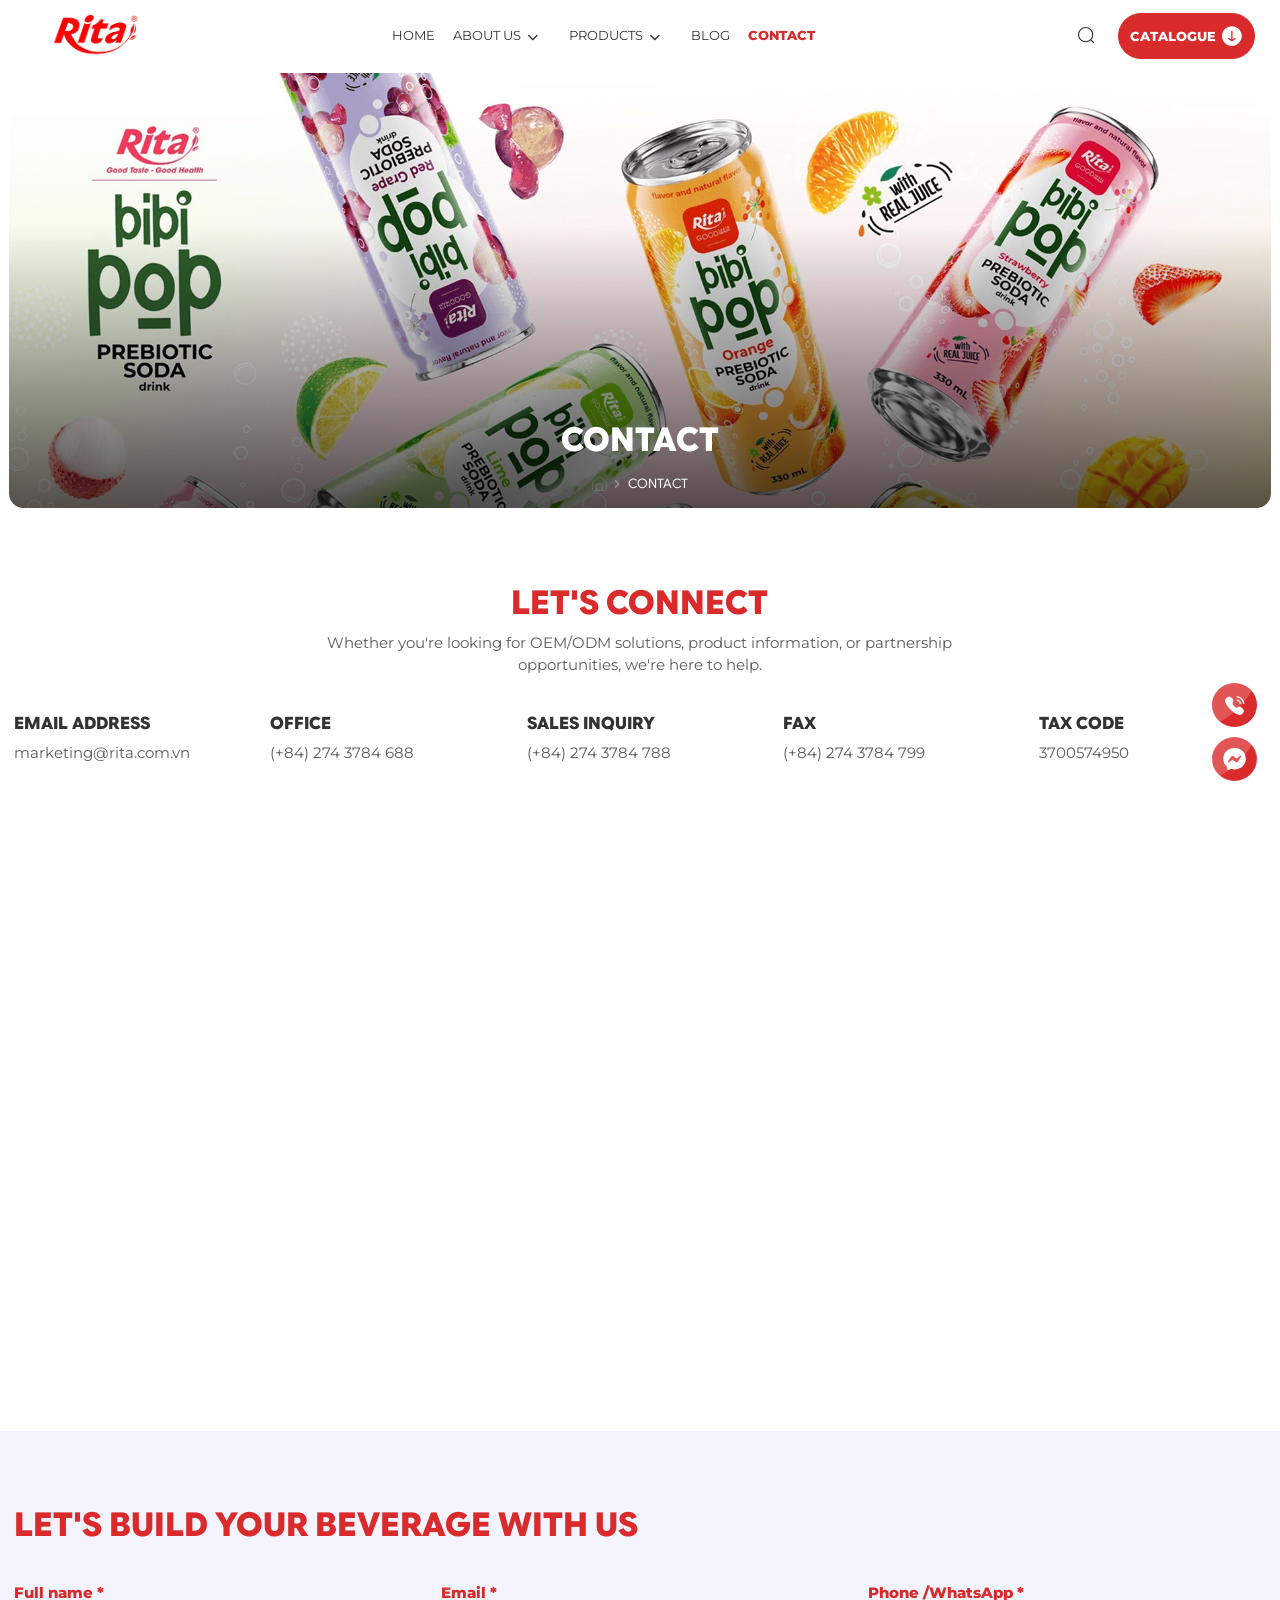
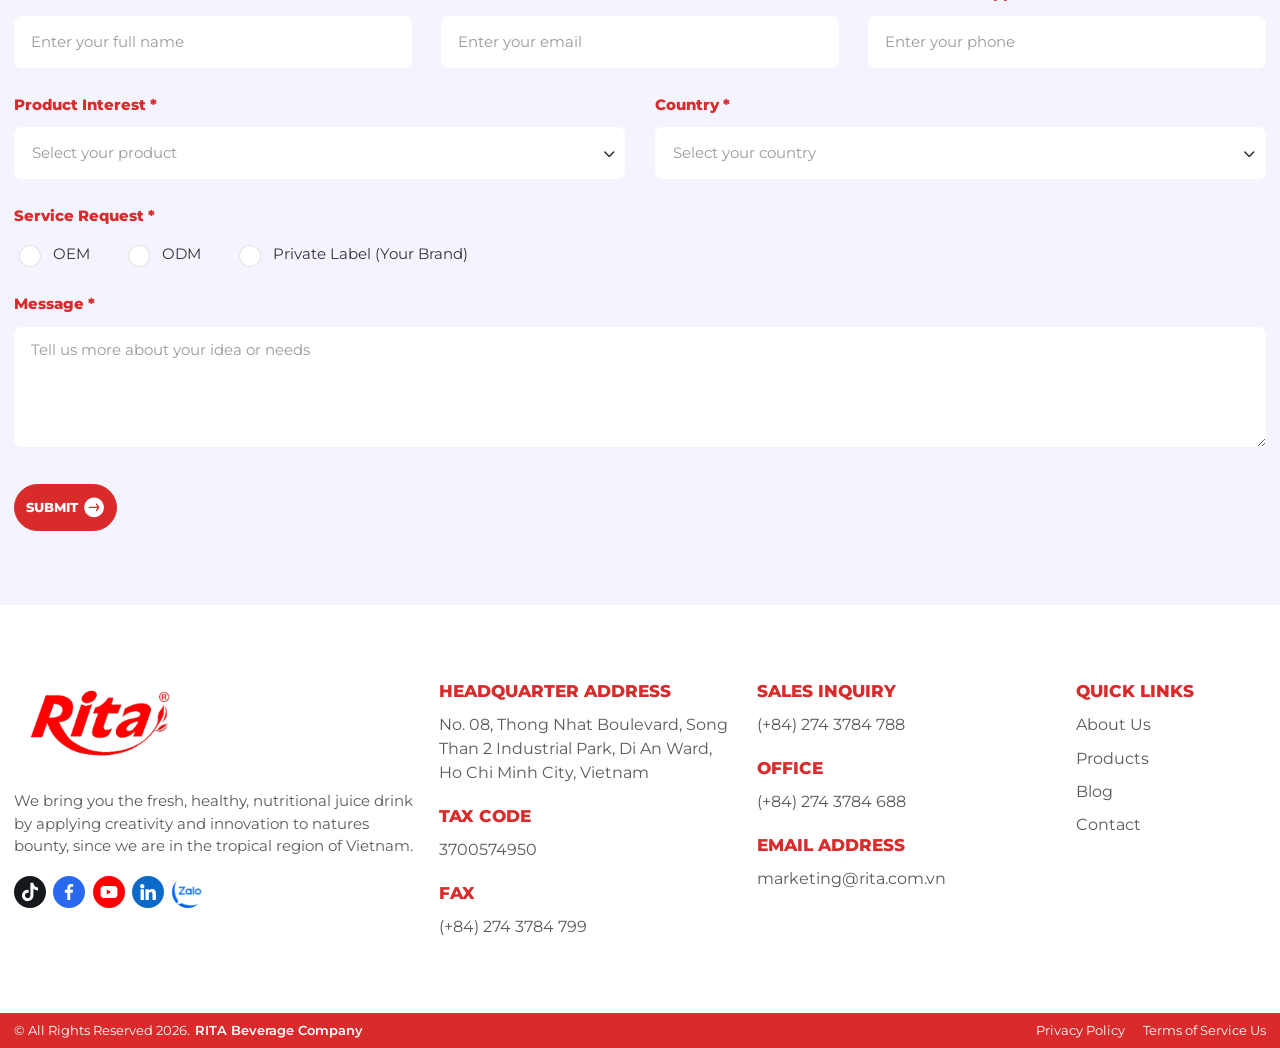
<file: contact.html>
<!DOCTYPE html>
<html lang="en">
  <head>
    <meta charset="utf-8">
    <title>Contact - RITA Beverage | OEM/ODM Beverage Manufacturer Vietnam</title>
    <meta name="description" content="Get in touch with RITA Beverage for OEM/ODM solutions, product information and partnership opportunities. Email, phone, factory location map and inquiry form.">
    <meta name="keywords" content="RITA, contact, beverage, Vietnam, OEM, ODM, private label, inquiry">
    <meta name="robots" content="index, follow">
    <meta name="viewport" content="width=device-width, initial-scale=1.0, maximum-scale=1.0">
    <meta http-equiv="X-UA-Compatible" content="IE=edge">
    <link rel="stylesheet" href="./css/style.css">
  </head>
  <body>
    <header class="hd">
      <div class="container">
        <div class="hd-flex">
          <div class="hd-left">
            <div class="hd-logo"> <a class="custom-logo-link" href="./index.html"><img src="./assets/images/logo-noslogan.png" alt="RITA" loading="lazy"/></a></div>
          </div>
          <div class="hd-nav">
            <div class="menu-nav">
              <ul class="menu-list">
                <li class="menu-item"><a class="menu-link" href="./index.html">HOME</a></li>
                <li class="menu-item dropdown"><a class="menu-link" href="./about.html">ABOUT US</a>
                  <ul class="menu-list">
                    <li class="menu-item"><a class="menu-link" href="./about.html">OUR STORY</a></li>
                    <li class="menu-item"><a class="menu-link" href="./certificates.html">OUR CERTIFICATES &amp; AWARDS</a></li>
                  </ul>
                </li>
                <li class="menu-item dropdown"><a class="menu-link" href="./products.html">PRODUCTS</a>
                  <ul class="menu-list">
                    <li class="menu-item"><a class="menu-link" href="#">Fruit Juice</a></li>
                    <li class="menu-item"><a class="menu-link" href="#">Coconut Water</a></li>
                    <li class="menu-item"><a class="menu-link" href="#">Energy Drink</a></li>
                    <li class="menu-item"><a class="menu-link" href="#">Iced Coffee</a></li>
                    <li class="menu-item"><a class="menu-link" href="#">Tea Drink</a></li>
                    <li class="menu-item"><a class="menu-link" href="#">Carbonated Soft Drink</a></li>
                  </ul>
                </li>
                <li class="menu-item"><a class="menu-link" href="./blog.html">BLOG</a></li>
                <li class="menu-item current-menu-item"><a class="menu-link active" href="./contact.html">CONTACT</a></li>
              </ul>
            </div>
          </div>
          <div class="hd-right">
            <div class="hd-srch"> <img src="./assets/images/ic-srch.svg" alt="" loading="lazy"/>
              <div class="foundbox-over foundOver"></div>
              <div class="foundbox-input foundJS">
                <div class="foundbox-wr">
                  <div class="foundbox-f">
                    <form action="">
                      <div class="foundbox-form">
                        <input type="text" placeholder="Nhập từ khoá tìm kiếm"/>
                        <div class="btn-box"><a class="btn pri" href="#"><span class="txt"><span class="txt-inner">tìm kiếm </span><span class="txt-icon"><img src="./assets/images/ic-srch.svg" alt="" loading="lazy"/></span></span></a></div>
                      </div>
                    </form>
                  </div>
                </div>
              </div>
            </div>
            <div class="hd-btn">
              <div class="btn-box"><a class="btn pri" href="#"><span class="txt"><span class="txt-inner">CATALOGUE </span><span class="txt-icon"><img src="./assets/images/ic-arrow-circle-down.svg" alt="" loading="lazy"/></span></span></a></div>
            </div>
            <div class="burger">
              <div class="hamburger" id="hamburger">
                <svg class="ham" viewbox="0 0 100 100" width="48">
                  <path class="line top" d="m 30,33 h 40 c 0,0 9.044436,-0.654587 9.044436,-8.508902 0,-7.854315 -8.024349,-11.958003 -14.89975,-10.85914 -6.875401,1.098863 -13.637059,4.171617 -13.637059,16.368042 v 40"></path>
                  <path class="line middle" d="m 30,50 h 40"></path>
                  <path class="line bottom" d="m 30,67 h 40 c 12.796276,0 15.357889,-11.717785 15.357889,-26.851538 0,-15.133752 -4.786586,-27.274118 -16.667516,-27.274118 -11.88093,0 -18.499247,6.994427 -18.435284,17.125656 l 0.252538,40"></path>
                </svg>
              </div>
            </div>
          </div>
        </div>
      </div>
      <div class="mobile-overlay"></div>
      <div class="mobile">
        <div class="mobile-con">
          <div class="mobile-wr">
            <div class="mobile-nav">
              <div class="menu-nav">
                <ul class="menu-list">
                  <li class="menu-item"><a class="menu-link" href="./index.html">HOME</a></li>
                  <li class="menu-item dropdown"><a class="menu-link" href="./about.html">ABOUT US</a>
                  <ul class="menu-list">
                    <li class="menu-item"><a class="menu-link" href="./about.html">OUR STORY</a></li>
                    <li class="menu-item"><a class="menu-link" href="./certificates.html">OUR CERTIFICATES &amp; AWARDS</a></li>
                  </ul>
                </li>
                  <li class="menu-item dropdown"><a class="menu-link" href="./products.html">PRODUCTS</a>
                    <ul class="menu-list">
                      <li class="menu-item"><a class="menu-link" href="#">Fruit Juice</a></li>
                      <li class="menu-item"><a class="menu-link" href="#">Coconut Water</a></li>
                      <li class="menu-item"><a class="menu-link" href="#">Energy Drink</a></li>
                      <li class="menu-item"><a class="menu-link" href="#">Iced Coffee</a></li>
                      <li class="menu-item"><a class="menu-link" href="#">Tea Drink</a></li>
                      <li class="menu-item"><a class="menu-link" href="#">Carbonated Soft Drink</a></li>
                    </ul>
                  </li>
                  <li class="menu-item"><a class="menu-link" href="./blog.html">BLOG</a></li>
                  <li class="menu-item current-menu-item"><a class="menu-link active" href="./contact.html">CONTACT</a></li>
                </ul>
              </div>
              <div class="mobile-content">
                <div class="social">
                  <div class="social-list"> <a class="social-link" href="#"> <img src="./assets/images/ic-tiktok.svg" alt="" loading="lazy"/></a><a class="social-link" href="#"> <img src="./assets/images/ic-fb.svg" alt="" loading="lazy"/></a><a class="social-link" href="#"> <img src="./assets/images/ic-yt.svg" alt="" loading="lazy"/></a><a class="social-link" href="#"> <img src="./assets/images/ic-linked.svg" alt="" loading="lazy"/></a><a class="social-link" href="#"> <img src="./assets/images/ic-zalo.svg" alt="" loading="lazy"/></a></div>
                </div>
              </div>
            </div>
          </div>
        </div>
      </div>
    </header>

    <main class="main page-contact">
      <div class="page-banner">
        <div class="page-banner__bg"><img src="./assets/images/banner-contact.png" alt="" loading="eager"/></div>
        <div class="container">
          <div class="page-banner__inner">
            <h1 class="page-banner__title t-48">CONTACT</h1>
            <nav class="breadcrumb" aria-label="Breadcrumb">
              <ul class="breadcrumb__list">
                <li class="breadcrumb__item"><a class="breadcrumb__link" href="./index.html"><img src="./assets/images/ic-home.svg" alt="Home"/></a></li>
                <li class="breadcrumb__item breadcrumb__sep" aria-hidden="true"><i class="fa-solid fa-angle-right"></i></li>
                <li class="breadcrumb__item"><span>CONTACT</span></li>
              </ul>
            </nav>
          </div>
        </div>
      </div>

      <section class="contact-connect ss-pd">
        <div class="container">
          <div class="title-gr center">
            <h2 class="title t-48 txt-bold">LET'S CONNECT</h2>
            <p class="title-des">Whether you're looking for OEM/ODM solutions, product information, or partnership opportunities, we're here to help.</p>
          </div>
          <div class="contact-info">
            <div class="contact-info__item">
              <p class="contact-info__label">Email Address</p>
              <a class="contact-info__value" href="mailto:marketing@rita.com.vn">marketing@rita.com.vn</a>
            </div>
            <div class="contact-info__item">
              <p class="contact-info__label">Office</p>
              <a class="contact-info__value" href="tel:+842743784688">(+84) 274 3784 688</a>
            </div>
            <div class="contact-info__item">
              <p class="contact-info__label">Sales Inquiry</p>
              <a class="contact-info__value" href="tel:+842743784788">(+84) 274 3784 788</a>
            </div>
            <div class="contact-info__item">
              <p class="contact-info__label">Fax</p>
              <p class="contact-info__value">(+84) 274 3784 799</p>
            </div>
            <div class="contact-info__item">
              <p class="contact-info__label">Tax Code</p>
              <p class="contact-info__value">3700574950</p>
            </div>
          </div>
          <div class="contact-map">
            <iframe src="https://www.google.com/maps/embed?pb=!1m18!1m12!1m3!1d3917.8759336612893!2d106.7434013756455!3d10.89703235695629!2m3!1f0!2f0!3f0!3m2!1i1024!2i768!4f13.1!3m3!1m2!1s0x3174d841f4e75705%3A0x989416a8c14ae11e!2sRita%20Food%20and%20Drink%20Co.%2CLtd!5e0!3m2!1svi!2s!4v1784166648102!5m2!1svi!2s" width="800" height="600" style="border:0;" allowfullscreen="" loading="lazy" referrerpolicy="strict-origin-when-cross-origin" title="Rita Food and Drink Co.,Ltd location map"></iframe>
          </div>
        </div>
      </section>

      <section class="build ss-pd" id="lead">
        <div class="container">
          <div class="title-gr">
            <h2 class="title t-48 txt-bold">LET'S BUILD YOUR BEVERAGE WITH US</h2>
          </div>
          <form class="build__form" action="">
            <div class="build__grid">
              <div class="build__field">
                <label>Full name <span>*</span></label>
                <input type="text" placeholder="Enter your full name"/>
              </div>
              <div class="build__field">
                <label>Email <span>*</span></label>
                <input type="email" placeholder="Enter your email"/>
              </div>
              <div class="build__field">
                <label>Phone /WhatsApp <span>*</span></label>
                <input type="text" placeholder="Enter your phone"/>
              </div>
              <div class="build__field build__field--half">
                <label>Product Interest <span>*</span></label>
                <select class="re-select-main" data-placeholder="Select your product">
                  <option></option>
                  <option>Fruit Juice</option>
                  <option>Coconut Water</option>
                  <option>Energy Drink</option>
                  <option>Iced Coffee</option>
                  <option>Tea Drink</option>
                  <option>Milk Drink</option>
                  <option>Aloe Vera</option>
                  <option>Bird Nest</option>
                  <option>Carbonated Soft Drink</option>
                </select>
              </div>
              <div class="build__field build__field--half">
                <label>Country <span>*</span></label>
                <select class="re-select-main" data-placeholder="Select your country">
                  <option></option>
                  <option>United States</option>
                  <option>United Kingdom</option>
                  <option>Germany</option>
                  <option>United Arab Emirates</option>
                  <option>China</option>
                  <option>Thailand</option>
                  <option>Australia</option>
                  <option>Other</option>
                </select>
              </div>
              <div class="build__field full">
                <label>Service Request <span>*</span></label>
                <div class="build__radios">
                  <label class="build__radio"><input type="radio" name="service"/><span>OEM</span></label>
                  <label class="build__radio"><input type="radio" name="service"/><span>ODM</span></label>
                  <label class="build__radio"><input type="radio" name="service"/><span>Private Label (Your Brand)</span></label>
                </div>
              </div>
              <div class="build__field full">
                <label>Message <span>*</span></label>
                <textarea placeholder="Tell us more about your idea or needs"></textarea>
              </div>
              <div class="build__submit">
                <div class="btn-box"><button class="btn pri" type="submit"><span class="txt"><span class="txt-inner">SUBMIT </span><span class="txt-icon"><img class="rotate-arrow" src="./assets/images/ic-arrow-circle-down.svg" alt="" loading="lazy"/></span></span></button></div>
              </div>
            </div>
          </form>
        </div>
      </section>
    </main>

    <footer class="ft">
      <div class="container">
        <div class="ft-top">
          <div class="ft-flex row">
            <div class="ft-item col">
              <div class="ft-info">
                <div class="ft-logo"> <img src="./assets/images/logo-noslogan.png" alt="RITA" loading="lazy"/></div>
                <p class="ft-desc">We bring you the fresh, healthy, nutritional juice drink by applying creativity and innovation to natures bounty, since we are in the tropical region of Vietnam.</p>
                <div class="social">
                  <div class="social-list"> <a class="social-link" href="#"> <img src="./assets/images/ic-tiktok.svg" alt="" loading="lazy"/></a><a class="social-link" href="#"> <img src="./assets/images/ic-fb.svg" alt="" loading="lazy"/></a><a class="social-link" href="#"> <img src="./assets/images/ic-yt.svg" alt="" loading="lazy"/></a><a class="social-link" href="#"> <img src="./assets/images/ic-linked.svg" alt="" loading="lazy"/></a><a class="social-link" href="#"> <img src="./assets/images/ic-zalo.svg" alt="" loading="lazy"/></a></div>
                </div>
              </div>
            </div>
            <div class="ft-item col">
              <div class="wrapper">
                <p class="ft-tt">Headquarter Address</p>
                <ul class="ft-add">
                  <li class="ft-add__item">
                    <p class="txt">No. 08, Thong Nhat Boulevard, Song Than 2 Industrial Park, Di An Ward, Ho Chi Minh City, Vietnam</p>
                  </li>
                </ul>
              </div>
              <div class="wrapper">
                <p class="ft-tt">Tax CODE</p>
                <ul class="ft-add">
                  <li class="ft-add__item">
                    <p class="txt">3700574950</p>
                  </li>
                </ul>
              </div>
              <div class="wrapper">
                <p class="ft-tt">FAX</p>
                <ul class="ft-add">
                  <li class="ft-add__item">
                    <p class="txt">(+84) 274 3784 799</p>
                  </li>
                </ul>
              </div>
            </div>
            <div class="ft-item col">
              <div class="wrapper">
                <p class="ft-tt">Sales inquiry</p>
                <ul class="ft-add">
                  <li class="ft-add__item">
                    <p class="txt">(+84) 274 3784 788</p>
                  </li>
                </ul>
              </div>
              <div class="wrapper">
                <p class="ft-tt">OFFICE</p>
                <ul class="ft-add">
                  <li class="ft-add__item">
                    <p class="txt">(+84) 274 3784 688</p>
                  </li>
                </ul>
              </div>
              <div class="wrapper">
                <p class="ft-tt">Email Address</p>
                <ul class="ft-add">
                  <li class="ft-add__item">
                    <p class="txt">marketing@rita.com.vn</p>
                  </li>
                </ul>
              </div>
            </div>
            <div class="ft-item col">
              <div class="wrapper">
                <p class="ft-tt">QUICK LINKS</p>
                <ul class="menu-list">
                  <li class="menu-item"> <a class="menu-link" href="./about.html"> About Us</a></li>
                  <li class="menu-item"> <a class="menu-link" href="./products.html"> Products</a></li>
                  <li class="menu-item"> <a class="menu-link" href="./blog.html"> Blog</a></li>
                  <li class="menu-item"> <a class="menu-link" href="./contact.html"> Contact</a></li>
                </ul>
              </div>
            </div>
          </div>
        </div>
      </div>
      <div class="ft-bottom">
        <div class="container">
          <div class="ft-bottom__flex">
            <div class="ft-bottom__text">
              <p class="txt">© All Rights Reserved 2026.</p>
              <p class="sign">RITA Beverage Company</p>
            </div>
            <ul class="ft-bottom__polis">
              <li class="ft-bottom__poli"> <a class="ft-bottom__poli-link" href="#">Privacy Policy</a></li>
              <li class="ft-bottom__poli"> <a class="ft-bottom__poli-link" href="#">Terms of Service Us</a></li>
            </ul>
          </div>
        </div>
      </div>
    </footer>

    <div class="sidefix">
      <div class="sidefix-item"> <a class="sidefix-link" href="#"><img src="./assets/images/cta-phone.svg" alt="" loading="lazy"/></a></div>
      <div class="sidefix-item"> <a class="sidefix-link" href="#"><img src="./assets/images/cta-mess.svg" alt="" loading="lazy"/></a></div>
      <div class="sidefix-item back-to-top backToTop">
        <div class="sidefix-link"><img src="./assets/images/cta-totop.svg" alt="" loading="lazy"/></div>
      </div>
    </div>

    <script src="./assets/library/jquery/jquery.js"></script>
    <script src="./assets/library/swiper/swiper-bundle.min.js"></script>
    <script src="./assets/library/aos/aos.js"></script>
    <script src="./assets/library/select2/select2.min.js"></script>
    <script src="./assets/library/flatpickr/flatpickr.js"></script>
    <script src="./assets/library/jquery/jquery-migrate.js"></script>
    <script src="./assets/library/smoothscroll/SmoothScroll.min.js"></script>
    <script src="./assets/library/splitting/splitting.min.js"></script>
    <script src="./assets/library/fancybox/fancybox.umd.js"></script>
    <script src="./assets/library/gsap/gsap.min.js"></script>
    <script src="./assets/library/gsap/ScrollTrigger.min.js"></script>
    <script src="./assets/library/ukiyo/ukiyo.min.js"></script>
    <script src="./assets/library/splide/splide.min.js"></script>
    <script src="./assets/library/splide/splide-extension-auto-scroll.min.js"></script>
    <script src="./assets/library/vanilatilt/vanilla-tilt.min.js"></script>
    <script src="./assets/library/particles/particles.min.js"></script>
    <script src="./js/main.js" type="module"></script>
  </body>
</html>
</file>
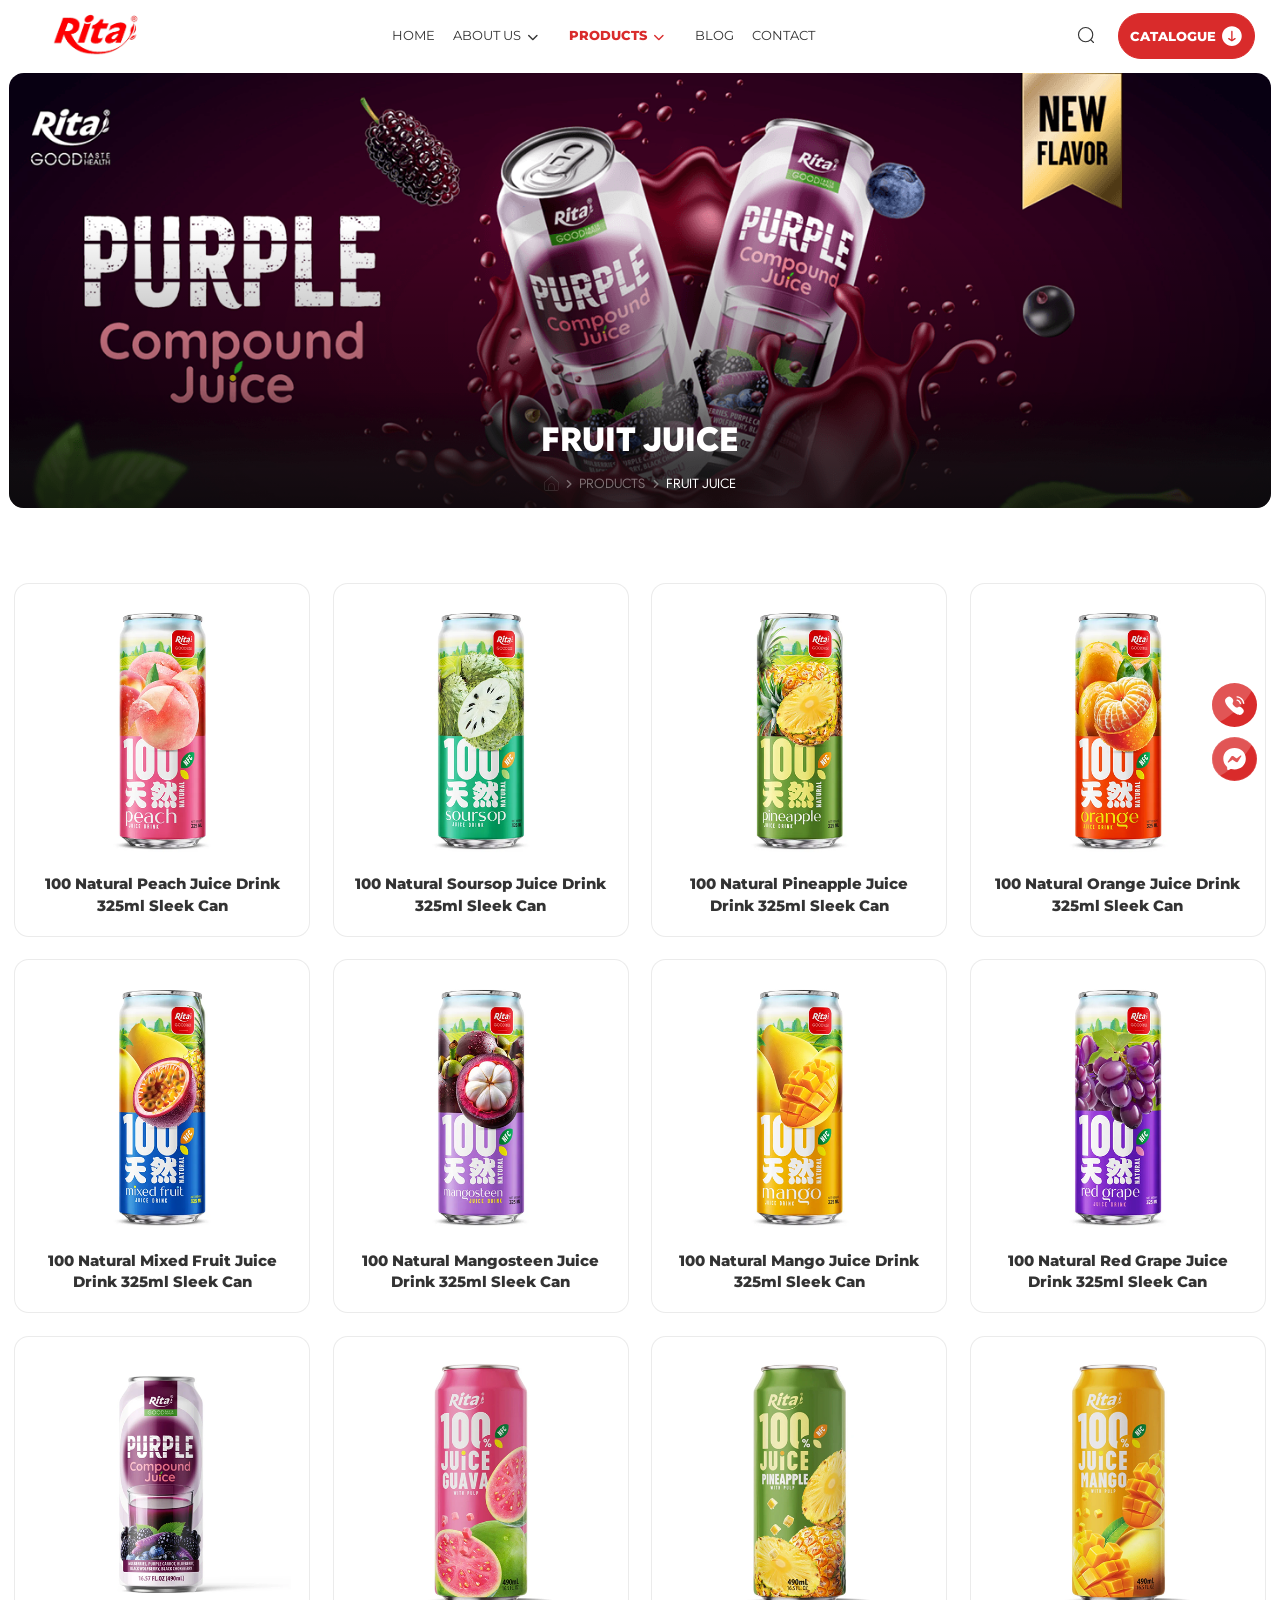
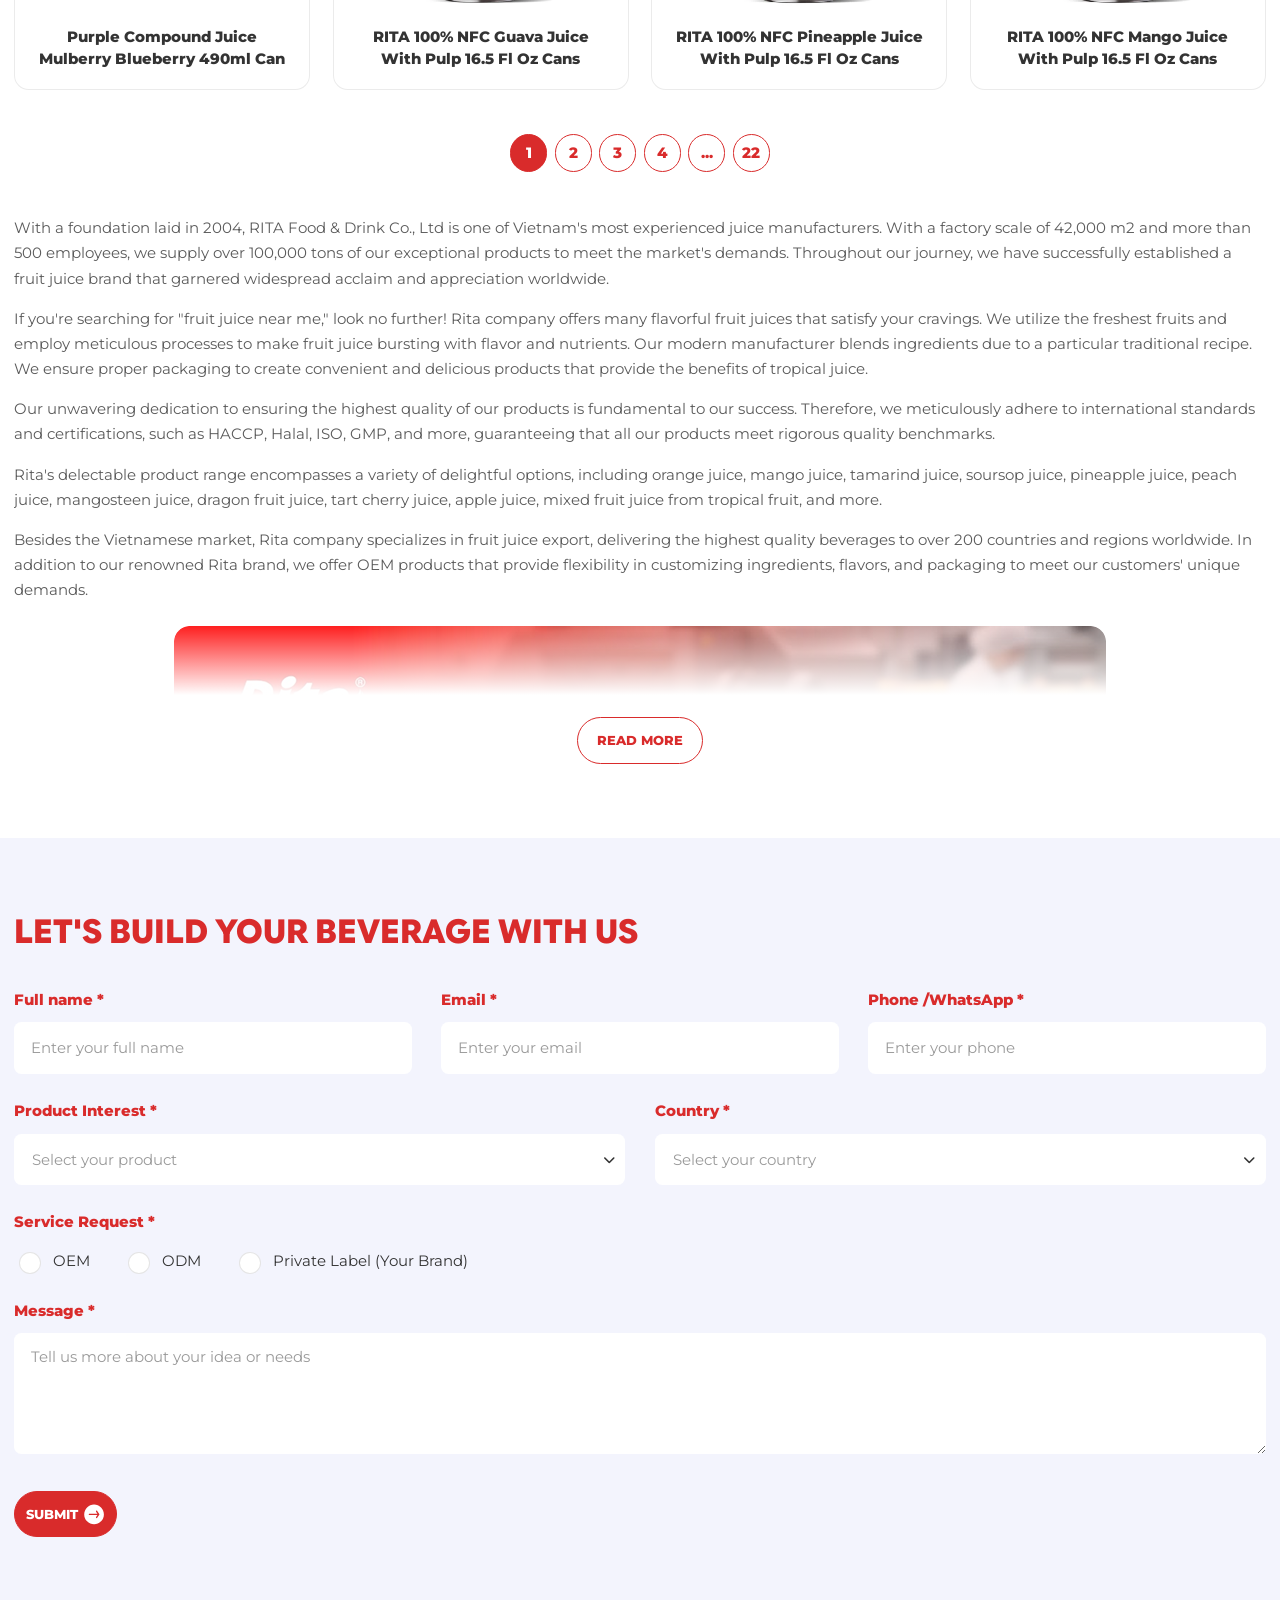
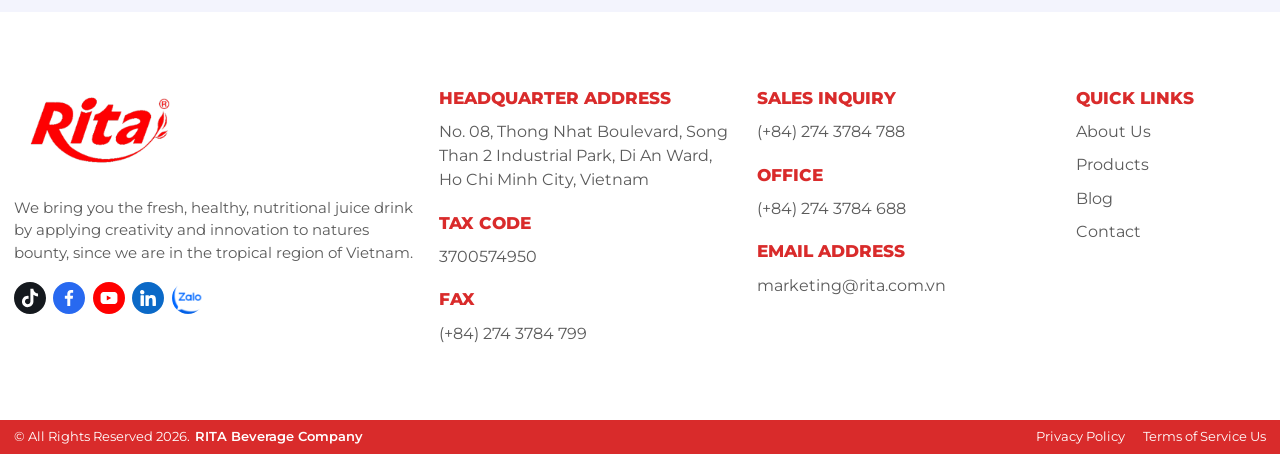
<file: product-category.html>
<!DOCTYPE html>
<html lang="en">
  <head>
    <meta charset="utf-8">
    <title>Fruit Juice - RITA Beverage | Premium Fruit Juice Manufacturer Vietnam</title>
    <meta name="description" content="RITA Fruit Juice: premium fruit juice drinks (mango, grape, green fusion and more). OEM/ODM/Private Label manufacturer and exporter from Vietnam.">
    <meta name="keywords" content="RITA, beverage, Vietnam, OEM, ODM, private label, juice, soda">
    <meta name="robots" content="index, follow">
    <meta name="viewport" content="width=device-width, initial-scale=1.0, maximum-scale=1.0">
    <meta http-equiv="X-UA-Compatible" content="IE=edge">
    <link rel="stylesheet" href="./css/style.css">
  </head>
  <body>
    <header class="hd">
      <div class="container">
        <div class="hd-flex">
          <div class="hd-left">
            <div class="hd-logo"> <a class="custom-logo-link" href="./index.html"><img src="./assets/images/logo-noslogan.png" alt="RITA" loading="lazy"/></a></div>
          </div>
          <div class="hd-nav">
            <div class="menu-nav">
              <ul class="menu-list">
                <li class="menu-item"><a class="menu-link" href="./index.html">HOME</a></li>
                <li class="menu-item dropdown"><a class="menu-link" href="./about.html">ABOUT US</a>
                  <ul class="menu-list">
                    <li class="menu-item"><a class="menu-link" href="./about.html">OUR STORY</a></li>
                    <li class="menu-item"><a class="menu-link" href="./certificates.html">OUR CERTIFICATES &amp; AWARDS</a></li>
                  </ul>
                </li>
                <li class="menu-item dropdown current-menu-item"><a class="menu-link active" href="#">PRODUCTS</a>
                  <ul class="menu-list">
                    <li class="menu-item"><a class="menu-link" href="#">Fruit Juice</a></li>
                    <li class="menu-item"><a class="menu-link" href="#">Coconut Water</a></li>
                    <li class="menu-item"><a class="menu-link" href="#">Energy Drink</a></li>
                    <li class="menu-item"><a class="menu-link" href="#">Iced Coffee</a></li>
                    <li class="menu-item"><a class="menu-link" href="#">Tea Drink</a></li>
                    <li class="menu-item"><a class="menu-link" href="#">Carbonated Soft Drink</a></li>
                  </ul>
                </li>
                <li class="menu-item"><a class="menu-link" href="./blog.html">BLOG</a></li>
                <li class="menu-item"><a class="menu-link" href="./contact.html">CONTACT</a></li>
              </ul>
            </div>
          </div>
          <div class="hd-right">
            <div class="hd-srch"> <img src="./assets/images/ic-srch.svg" alt="" loading="lazy"/>
              <div class="foundbox-over foundOver"></div>
              <div class="foundbox-input foundJS">
                <div class="foundbox-wr">
                  <div class="foundbox-f">
                    <form action="">
                      <div class="foundbox-form">
                        <input type="text" placeholder="Nhập từ khoá tìm kiếm"/>
                        <div class="btn-box"><a class="btn pri" href="#"><span class="txt"><span class="txt-inner">tìm kiếm </span><span class="txt-icon"><img src="./assets/images/ic-srch.svg" alt="" loading="lazy"/></span></span></a></div>
                      </div>
                    </form>
                  </div>
                </div>
              </div>
            </div>
            <div class="hd-btn">
              <div class="btn-box"><a class="btn pri" href="#"><span class="txt"><span class="txt-inner">CATALOGUE </span><span class="txt-icon"><img src="./assets/images/ic-arrow-circle-down.svg" alt="" loading="lazy"/></span></span></a></div>
            </div>
            <div class="burger">
              <div class="hamburger" id="hamburger">
                <svg class="ham" viewbox="0 0 100 100" width="48">
                  <path class="line top" d="m 30,33 h 40 c 0,0 9.044436,-0.654587 9.044436,-8.508902 0,-7.854315 -8.024349,-11.958003 -14.89975,-10.85914 -6.875401,1.098863 -13.637059,4.171617 -13.637059,16.368042 v 40"></path>
                  <path class="line middle" d="m 30,50 h 40"></path>
                  <path class="line bottom" d="m 30,67 h 40 c 12.796276,0 15.357889,-11.717785 15.357889,-26.851538 0,-15.133752 -4.786586,-27.274118 -16.667516,-27.274118 -11.88093,0 -18.499247,6.994427 -18.435284,17.125656 l 0.252538,40"></path>
                </svg>
              </div>
            </div>
          </div>
        </div>
      </div>
      <div class="mobile-overlay"></div>
      <div class="mobile">
        <div class="mobile-con">
          <div class="mobile-wr">
            <div class="mobile-nav">
              <div class="menu-nav">
                <ul class="menu-list">
                  <li class="menu-item"><a class="menu-link" href="./index.html">HOME</a></li>
                  <li class="menu-item dropdown"><a class="menu-link" href="./about.html">ABOUT US</a>
                  <ul class="menu-list">
                    <li class="menu-item"><a class="menu-link" href="./about.html">OUR STORY</a></li>
                    <li class="menu-item"><a class="menu-link" href="./certificates.html">OUR CERTIFICATES &amp; AWARDS</a></li>
                  </ul>
                </li>
                  <li class="menu-item dropdown current-menu-item"><a class="menu-link active" href="#">PRODUCTS</a>
                    <ul class="menu-list">
                      <li class="menu-item"><a class="menu-link" href="#">Fruit Juice</a></li>
                      <li class="menu-item"><a class="menu-link" href="#">Coconut Water</a></li>
                      <li class="menu-item"><a class="menu-link" href="#">Energy Drink</a></li>
                      <li class="menu-item"><a class="menu-link" href="#">Iced Coffee</a></li>
                      <li class="menu-item"><a class="menu-link" href="#">Tea Drink</a></li>
                      <li class="menu-item"><a class="menu-link" href="#">Carbonated Soft Drink</a></li>
                    </ul>
                  </li>
                  <li class="menu-item"><a class="menu-link" href="./blog.html">BLOG</a></li>
                  <li class="menu-item"><a class="menu-link" href="./contact.html">CONTACT</a></li>
                </ul>
              </div>
              <div class="mobile-content">
                <div class="social">
                  <div class="social-list"> <a class="social-link" href="#"> <img src="./assets/images/ic-tiktok.svg" alt="" loading="lazy"/></a><a class="social-link" href="#"> <img src="./assets/images/ic-fb.svg" alt="" loading="lazy"/></a><a class="social-link" href="#"> <img src="./assets/images/ic-yt.svg" alt="" loading="lazy"/></a><a class="social-link" href="#"> <img src="./assets/images/ic-linked.svg" alt="" loading="lazy"/></a><a class="social-link" href="#"> <img src="./assets/images/ic-zalo.svg" alt="" loading="lazy"/></a></div>
                </div>
              </div>
            </div>
          </div>
        </div>
      </div>
    </header>

            <main class="main page-product-category">
      <div class="page-banner">
        <div class="page-banner__bg"><img src="./assets/images/banner-category.png" alt="" loading="eager"/></div>
        <div class="container">
          <div class="page-banner__inner">
            <h1 class="page-banner__title t-48">FRUIT JUICE</h1>
            <nav class="breadcrumb" aria-label="Breadcrumb">
              <ul class="breadcrumb__list">
                <li class="breadcrumb__item"><a class="breadcrumb__link" href="./index.html"><img src="./assets/images/ic-home.svg" alt="Home"/></a></li>
                <li class="breadcrumb__item breadcrumb__sep" aria-hidden="true"><i class="fa-solid fa-angle-right"></i></li>
                <li class="breadcrumb__item"><a class="breadcrumb__link" href="./products.html">PRODUCTS</a></li>
                <li class="breadcrumb__item breadcrumb__sep" aria-hidden="true"><i class="fa-solid fa-angle-right"></i></li>
                <li class="breadcrumb__item"><span>FRUIT JUICE</span></li>
              </ul>
            </nav>
          </div>
        </div>
      </div>
      <section class="product-list ss-pd">
        <div class="container">
          <h2 class="screen-reader-text">Fruit Juice Products</h2>
          <div class="product-list__grid">
            <a class="product-item" href="#">
              <span class="product-item__badge">OEM</span>
              <div class="product-item__thumb"><img src="./assets/images/product-9.png" alt="100 Natural Peach Juice" loading="lazy"/></div>
              <h3 class="product-item__name t-16">100 Natural Peach Juice Drink 325ml Sleek Can</h3>
            </a>
            <a class="product-item" href="#">
              <span class="product-item__badge">OEM</span>
              <div class="product-item__thumb"><img src="./assets/images/product-10.png" alt="100 Natural Soursop Juice" loading="lazy"/></div>
              <h3 class="product-item__name t-16">100 Natural Soursop Juice Drink 325ml Sleek Can</h3>
            </a>
            <a class="product-item" href="#">
              <span class="product-item__badge">OEM</span>
              <div class="product-item__thumb"><img src="./assets/images/product-11.png" alt="100 Natural Pineapple Juice" loading="lazy"/></div>
              <h3 class="product-item__name t-16">100 Natural Pineapple Juice Drink 325ml Sleek Can</h3>
            </a>
            <a class="product-item" href="#">
              <span class="product-item__badge">OEM</span>
              <div class="product-item__thumb"><img src="./assets/images/product-12.png" alt="100 Natural Orange Juice" loading="lazy"/></div>
              <h3 class="product-item__name t-16">100 Natural Orange Juice Drink 325ml Sleek Can</h3>
            </a>
            <a class="product-item" href="#">
              <span class="product-item__badge">OEM</span>
              <div class="product-item__thumb"><img src="./assets/images/product-13.png" alt="100 Natural Mixed Fruit Juice" loading="lazy"/></div>
              <h3 class="product-item__name t-16">100 Natural Mixed Fruit Juice Drink 325ml Sleek Can</h3>
            </a>
            <a class="product-item" href="#">
              <span class="product-item__badge">OEM</span>
              <div class="product-item__thumb"><img src="./assets/images/product-14.png" alt="100 Natural Mangosteen Juice" loading="lazy"/></div>
              <h3 class="product-item__name t-16">100 Natural Mangosteen Juice Drink 325ml Sleek Can</h3>
            </a>
            <a class="product-item" href="#">
              <span class="product-item__badge">OEM</span>
              <div class="product-item__thumb"><img src="./assets/images/product-15.png" alt="100 Natural Mango Juice" loading="lazy"/></div>
              <h3 class="product-item__name t-16">100 Natural Mango Juice Drink 325ml Sleek Can</h3>
            </a>
            <a class="product-item" href="#">
              <span class="product-item__badge">OEM</span>
              <div class="product-item__thumb"><img src="./assets/images/product-16.png" alt="100 Natural Red Grape Juice" loading="lazy"/></div>
              <h3 class="product-item__name t-16">100 Natural Red Grape Juice Drink 325ml Sleek Can</h3>
            </a>
            <a class="product-item" href="#">
              <span class="product-item__badge">OEM</span>
              <div class="product-item__thumb"><img src="./assets/images/product-17.png" alt="Purple Compound Juice" loading="lazy"/></div>
              <h3 class="product-item__name t-16">Purple Compound Juice Mulberry Blueberry 490ml Can</h3>
            </a>
            <a class="product-item" href="#">
              <span class="product-item__badge">OEM</span>
              <div class="product-item__thumb"><img src="./assets/images/product-18.png" alt="NFC Guava Juice" loading="lazy"/></div>
              <h3 class="product-item__name t-16">RITA 100% NFC Guava Juice With Pulp 16.5 Fl Oz Cans</h3>
            </a>
            <a class="product-item" href="#">
              <span class="product-item__badge">OEM</span>
              <div class="product-item__thumb"><img src="./assets/images/product-19.png" alt="NFC Pineapple Juice" loading="lazy"/></div>
              <h3 class="product-item__name t-16">RITA 100% NFC Pineapple Juice With Pulp 16.5 Fl Oz Cans</h3>
            </a>
            <a class="product-item" href="#">
              <span class="product-item__badge">OEM</span>
              <div class="product-item__thumb"><img src="./assets/images/product-20.png" alt="NFC Mango Juice" loading="lazy"/></div>
              <h3 class="product-item__name t-16">RITA 100% NFC Mango Juice With Pulp 16.5 Fl Oz Cans</h3>
            </a>
          </div>
          <nav class="pagination" aria-label="Pagination">
            <ul class="pagination__list">
              <li class="pagination__item pagination__item--active"><a href="#">1</a></li>
              <li class="pagination__item"><a href="#">2</a></li>
              <li class="pagination__item"><a href="#">3</a></li>
              <li class="pagination__item"><a href="#">4</a></li>
              <li class="pagination__item pagination__item--dots"><span>...</span></li>
              <li class="pagination__item"><a href="#">22</a></li>
            </ul>
          </nav>
          <div class="content-collapse is-collapsed" data-more="READ MORE" data-less="SHOW LESS">
            <div class="content-more-js content-page">
              <p>With a foundation laid in 2004, RITA Food &amp; Drink Co., Ltd is one of Vietnam's most experienced juice manufacturers. With a factory scale of 42,000 m2 and more than 500 employees, we supply over 100,000 tons of our exceptional products to meet the market's demands. Throughout our journey, we have successfully established a fruit juice brand that garnered widespread acclaim and appreciation worldwide.</p>
              <p>If you're searching for "fruit juice near me," look no further! Rita company offers many flavorful fruit juices that satisfy your cravings. We utilize the freshest fruits and employ meticulous processes to make fruit juice bursting with flavor and nutrients. Our modern manufacturer blends ingredients due to a particular traditional recipe. We ensure proper packaging to create convenient and delicious products that provide the benefits of tropical juice.</p>
              <p>Our unwavering dedication to ensuring the highest quality of our products is fundamental to our success. Therefore, we meticulously adhere to international standards and certifications, such as HACCP, Halal, ISO, GMP, and more, guaranteeing that all our products meet rigorous quality benchmarks.</p>
              <p>Rita's delectable product range encompasses a variety of delightful options, including orange juice, mango juice, tamarind juice, soursop juice, pineapple juice, peach juice, mangosteen juice, dragon fruit juice, tart cherry juice, apple juice, mixed fruit juice from tropical fruit, and more.</p>
              <p>Besides the Vietnamese market, Rita company specializes in fruit juice export, delivering the highest quality beverages to over 200 countries and regions worldwide. In addition to our renowned Rita brand, we offer OEM products that provide flexibility in customizing ingredients, flavors, and packaging to meet our customers' unique demands.</p>
              <img src="./assets/images/fruit-juice-pic.png" alt="RITA Fruit Juice products" loading="lazy"/>
            </div>
            <div class="content-collapse__more">
              <button class="btn line-red btn-more-js" type="button"><span class="txt"><span class="txt-inner">READ MORE</span></span></button>
            </div>
          </div>
        </div>
      </section>

            <section class="build ss-pd" id="lead">
        <div class="container">
          <div class="title-gr">
            <h2 class="title t-48 txt-bold">LET'S BUILD YOUR BEVERAGE WITH US</h2>
          </div>
          <form class="build__form" action="">
            <div class="build__grid">
              <div class="build__field">
                <label>Full name <span>*</span></label>
                <input type="text" placeholder="Enter your full name"/>
              </div>
              <div class="build__field">
                <label>Email <span>*</span></label>
                <input type="email" placeholder="Enter your email"/>
              </div>
              <div class="build__field">
                <label>Phone /WhatsApp <span>*</span></label>
                <input type="text" placeholder="Enter your phone"/>
              </div>
              <div class="build__field build__field--half">
                <label>Product Interest <span>*</span></label>
                <select class="re-select-main" data-placeholder="Select your product">
                  <option></option>
                  <option>Fruit Juice</option>
                  <option>Coconut Water</option>
                  <option>Energy Drink</option>
                  <option>Iced Coffee</option>
                  <option>Tea Drink</option>
                  <option>Milk Drink</option>
                  <option>Aloe Vera</option>
                  <option>Bird Nest</option>
                  <option>Carbonated Soft Drink</option>
                </select>
              </div>
              <div class="build__field build__field--half">
                <label>Country <span>*</span></label>
                <select class="re-select-main" data-placeholder="Select your country">
                  <option></option>
                  <option>United States</option>
                  <option>United Kingdom</option>
                  <option>Germany</option>
                  <option>United Arab Emirates</option>
                  <option>China</option>
                  <option>Thailand</option>
                  <option>Australia</option>
                  <option>Other</option>
                </select>
              </div>
              <div class="build__field full">
                <label>Service Request <span>*</span></label>
                <div class="build__radios">
                  <label class="build__radio"><input type="radio" name="service"/><span>OEM</span></label>
                  <label class="build__radio"><input type="radio" name="service"/><span>ODM</span></label>
                  <label class="build__radio"><input type="radio" name="service"/><span>Private Label (Your Brand)</span></label>
                </div>
              </div>
              <div class="build__field full">
                <label>Message <span>*</span></label>
                <textarea placeholder="Tell us more about your idea or needs"></textarea>
              </div>
              <div class="build__submit">
                <div class="btn-box"><button class="btn pri" type="submit"><span class="txt"><span class="txt-inner">SUBMIT </span><span class="txt-icon"><img class="rotate-arrow" src="./assets/images/ic-arrow-circle-down.svg" alt="" loading="lazy"/></span></span></button></div>
              </div>
            </div>
          </form>
        </div>
      </section>
    </main>

    <footer class="ft">
      <div class="container">
        <div class="ft-top">
          <div class="ft-flex row">
            <div class="ft-item col">
              <div class="ft-info">
                <div class="ft-logo"> <img src="./assets/images/logo-noslogan.png" alt="RITA" loading="lazy"/></div>
                <p class="ft-desc">We bring you the fresh, healthy, nutritional juice drink by applying creativity and innovation to natures bounty, since we are in the tropical region of Vietnam.</p>
                <div class="social">
                  <div class="social-list"> <a class="social-link" href="#"> <img src="./assets/images/ic-tiktok.svg" alt="" loading="lazy"/></a><a class="social-link" href="#"> <img src="./assets/images/ic-fb.svg" alt="" loading="lazy"/></a><a class="social-link" href="#"> <img src="./assets/images/ic-yt.svg" alt="" loading="lazy"/></a><a class="social-link" href="#"> <img src="./assets/images/ic-linked.svg" alt="" loading="lazy"/></a><a class="social-link" href="#"> <img src="./assets/images/ic-zalo.svg" alt="" loading="lazy"/></a></div>
                </div>
              </div>
            </div>
            <div class="ft-item col">
              <div class="wrapper">
                <p class="ft-tt">Headquarter Address</p>
                <ul class="ft-add">
                  <li class="ft-add__item">
                    <p class="txt">No. 08, Thong Nhat Boulevard, Song Than 2 Industrial Park, Di An Ward, Ho Chi Minh City, Vietnam</p>
                  </li>
                </ul>
              </div>
              <div class="wrapper">
                <p class="ft-tt">Tax CODE</p>
                <ul class="ft-add">
                  <li class="ft-add__item">
                    <p class="txt">3700574950</p>
                  </li>
                </ul>
              </div>
              <div class="wrapper">
                <p class="ft-tt">FAX</p>
                <ul class="ft-add">
                  <li class="ft-add__item">
                    <p class="txt">(+84) 274 3784 799</p>
                  </li>
                </ul>
              </div>
            </div>
            <div class="ft-item col">
              <div class="wrapper">
                <p class="ft-tt">Sales inquiry</p>
                <ul class="ft-add">
                  <li class="ft-add__item">
                    <p class="txt">(+84) 274 3784 788</p>
                  </li>
                </ul>
              </div>
              <div class="wrapper">
                <p class="ft-tt">OFFICE</p>
                <ul class="ft-add">
                  <li class="ft-add__item">
                    <p class="txt">(+84) 274 3784 688</p>
                  </li>
                </ul>
              </div>
              <div class="wrapper">
                <p class="ft-tt">Email Address</p>
                <ul class="ft-add">
                  <li class="ft-add__item">
                    <p class="txt">marketing@rita.com.vn</p>
                  </li>
                </ul>
              </div>
            </div>
            <div class="ft-item col">
              <div class="wrapper">
                <p class="ft-tt">QUICK LINKS</p>
                <ul class="menu-list">
                  <li class="menu-item"> <a class="menu-link" href="./about.html"> About Us</a></li>
                  <li class="menu-item"> <a class="menu-link" href="#"> Products</a></li>
                  <li class="menu-item"> <a class="menu-link" href="./blog.html"> Blog</a></li>
                  <li class="menu-item"> <a class="menu-link" href="./contact.html"> Contact</a></li>
                </ul>
              </div>
            </div>
          </div>
        </div>
      </div>
      <div class="ft-bottom">
        <div class="container">
          <div class="ft-bottom__flex">
            <div class="ft-bottom__text">
              <p class="txt">© All Rights Reserved 2026.</p>
              <p class="sign">RITA Beverage Company</p>
            </div>
            <ul class="ft-bottom__polis">
              <li class="ft-bottom__poli"> <a class="ft-bottom__poli-link" href="#">Privacy Policy</a></li>
              <li class="ft-bottom__poli"> <a class="ft-bottom__poli-link" href="#">Terms of Service Us</a></li>
            </ul>
          </div>
        </div>
      </div>
    </footer>

    <div class="sidefix">
      <div class="sidefix-item"> <a class="sidefix-link" href="#"><img src="./assets/images/cta-phone.svg" alt="" loading="lazy"/></a></div>
      <div class="sidefix-item"> <a class="sidefix-link" href="#"><img src="./assets/images/cta-mess.svg" alt="" loading="lazy"/></a></div>
      <div class="sidefix-item back-to-top backToTop">
        <div class="sidefix-link"><img src="./assets/images/cta-totop.svg" alt="" loading="lazy"/></div>
      </div>
    </div>

    <script src="./assets/library/jquery/jquery.js"></script>
    <script src="./assets/library/swiper/swiper-bundle.min.js"></script>
    <script src="./assets/library/aos/aos.js"></script>
    <script src="./assets/library/select2/select2.min.js"></script>
    <script src="./assets/library/flatpickr/flatpickr.js"></script>
    <script src="./assets/library/jquery/jquery-migrate.js"></script>
    <script src="./assets/library/smoothscroll/SmoothScroll.min.js"></script>
    <script src="./assets/library/splitting/splitting.min.js"></script>
    <script src="./assets/library/fancybox/fancybox.umd.js"></script>
    <script src="./assets/library/gsap/gsap.min.js"></script>
    <script src="./assets/library/gsap/ScrollTrigger.min.js"></script>
    <script src="./assets/library/ukiyo/ukiyo.min.js"></script>
    <script src="./assets/library/splide/splide.min.js"></script>
    <script src="./assets/library/splide/splide-extension-auto-scroll.min.js"></script>
    <script src="./assets/library/vanilatilt/vanilla-tilt.min.js"></script>
    <script src="./assets/library/particles/particles.min.js"></script>
    <script src="./js/main.js" type="module"></script>
  </body>
</html>
</file>
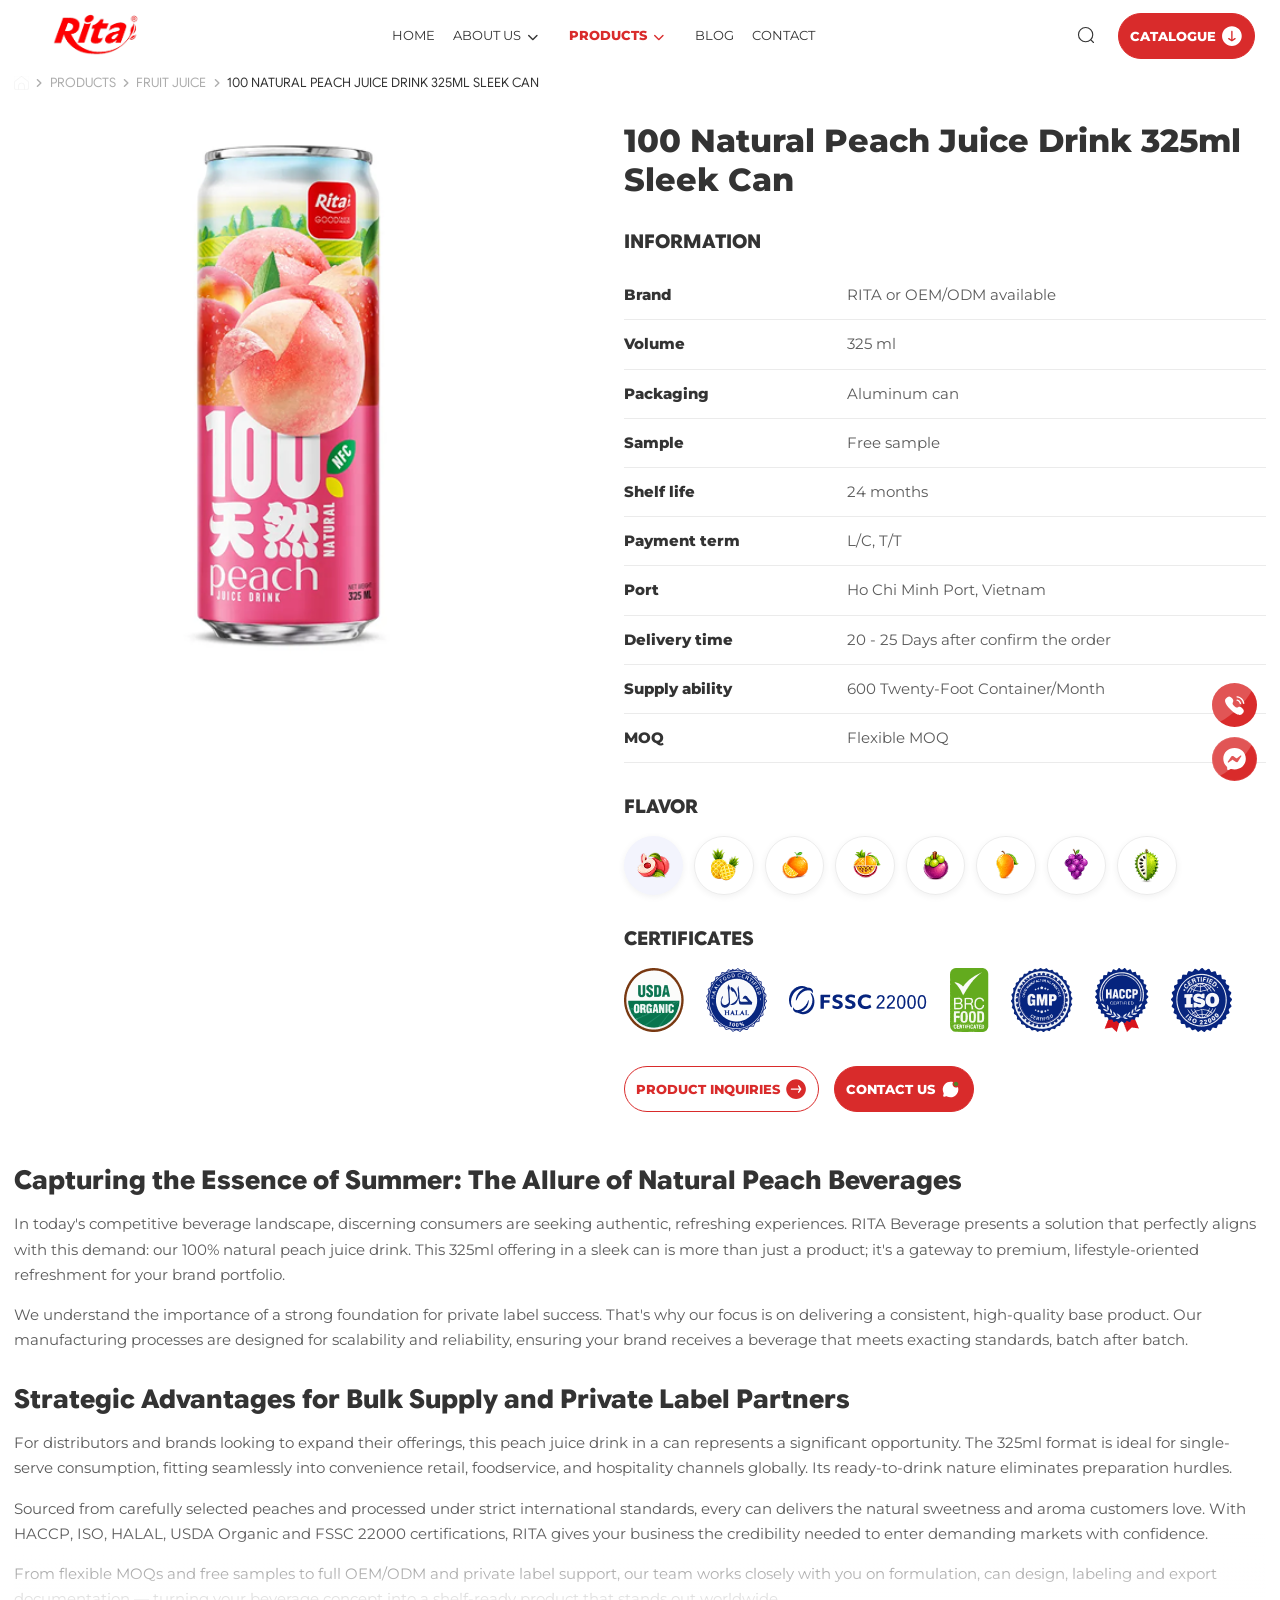
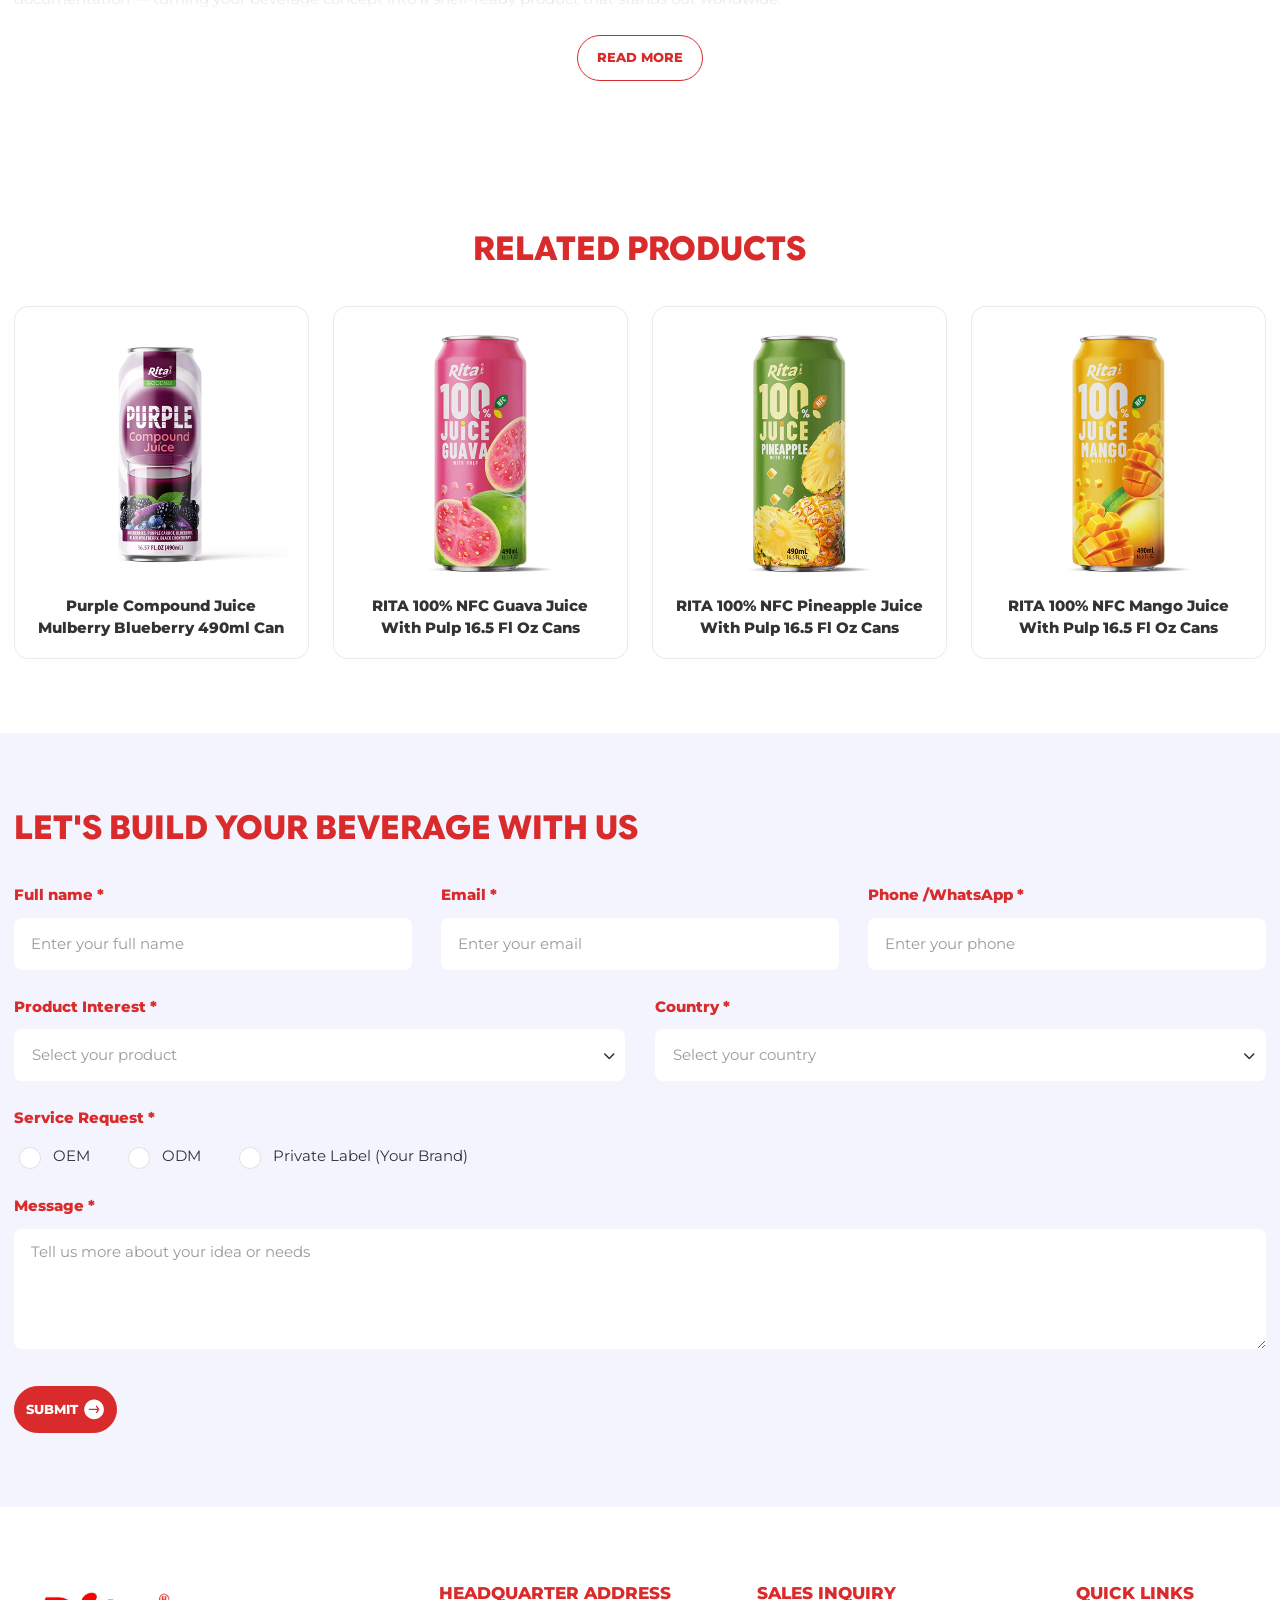
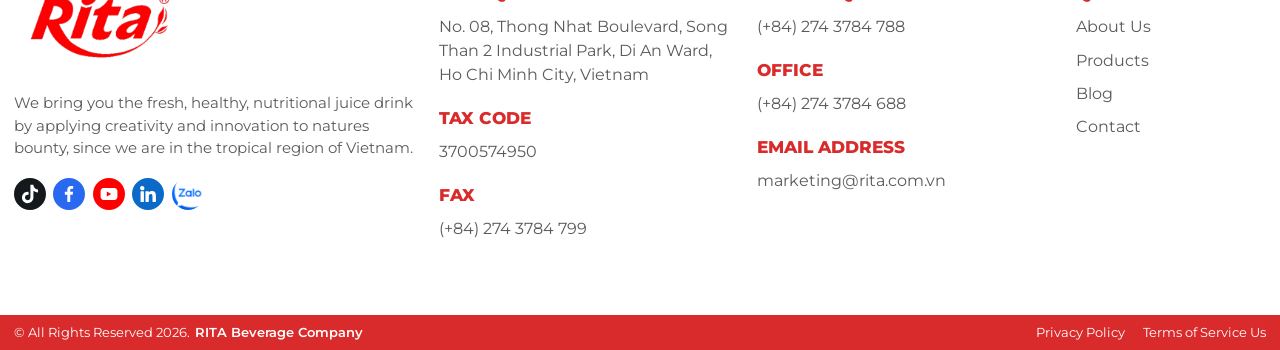
<file: product-detail.html>
<!DOCTYPE html>
<html lang="en">
  <head>
    <meta charset="utf-8">
    <title>100 Natural Peach Juice Drink 325ml Sleek Can - RITA Beverage</title>
    <meta name="description" content="RITA 100% Natural Peach Juice Drink 325ml sleek can. OEM/ODM/Private Label beverage manufacturer and exporter from Vietnam. Free sample, flexible MOQ.">
    <meta name="keywords" content="RITA, peach juice, 325ml sleek can, OEM, ODM, private label, Vietnam beverage manufacturer">
    <meta name="robots" content="index, follow">
    <meta name="viewport" content="width=device-width, initial-scale=1.0, maximum-scale=1.0">
    <meta http-equiv="X-UA-Compatible" content="IE=edge">
    <link rel="stylesheet" href="./css/style.css">
  </head>
  <body>
    <header class="hd">
      <div class="container">
        <div class="hd-flex">
          <div class="hd-left">
            <div class="hd-logo"> <a class="custom-logo-link" href="./index.html"><img src="./assets/images/logo-noslogan.png" alt="RITA" loading="lazy"/></a></div>
          </div>
          <div class="hd-nav">
            <div class="menu-nav">
              <ul class="menu-list">
                <li class="menu-item"><a class="menu-link" href="./index.html">HOME</a></li>
                <li class="menu-item dropdown"><a class="menu-link" href="./about.html">ABOUT US</a>
                  <ul class="menu-list">
                    <li class="menu-item"><a class="menu-link" href="./about.html">OUR STORY</a></li>
                    <li class="menu-item"><a class="menu-link" href="./certificates.html">OUR CERTIFICATES &amp; AWARDS</a></li>
                  </ul>
                </li>
                <li class="menu-item dropdown current-menu-item"><a class="menu-link active" href="./products.html">PRODUCTS</a>
                  <ul class="menu-list">
                    <li class="menu-item"><a class="menu-link" href="./product-category.html">Fruit Juice</a></li>
                    <li class="menu-item"><a class="menu-link" href="#">Coconut Water</a></li>
                    <li class="menu-item"><a class="menu-link" href="#">Energy Drink</a></li>
                    <li class="menu-item"><a class="menu-link" href="#">Iced Coffee</a></li>
                    <li class="menu-item"><a class="menu-link" href="#">Tea Drink</a></li>
                    <li class="menu-item"><a class="menu-link" href="#">Carbonated Soft Drink</a></li>
                  </ul>
                </li>
                <li class="menu-item"><a class="menu-link" href="./blog.html">BLOG</a></li>
                <li class="menu-item"><a class="menu-link" href="./contact.html">CONTACT</a></li>
              </ul>
            </div>
          </div>
          <div class="hd-right">
            <div class="hd-srch"> <img src="./assets/images/ic-srch.svg" alt="" loading="lazy"/>
              <div class="foundbox-over foundOver"></div>
              <div class="foundbox-input foundJS">
                <div class="foundbox-wr">
                  <div class="foundbox-f">
                    <form action="">
                      <div class="foundbox-form">
                        <input type="text" placeholder="Nhập từ khoá tìm kiếm"/>
                        <div class="btn-box"><a class="btn pri" href="#"><span class="txt"><span class="txt-inner">tìm kiếm </span><span class="txt-icon"><img src="./assets/images/ic-srch.svg" alt="" loading="lazy"/></span></span></a></div>
                      </div>
                    </form>
                  </div>
                </div>
              </div>
            </div>
            <div class="hd-btn">
              <div class="btn-box"><a class="btn pri" href="#"><span class="txt"><span class="txt-inner">CATALOGUE </span><span class="txt-icon"><img src="./assets/images/ic-arrow-circle-down.svg" alt="" loading="lazy"/></span></span></a></div>
            </div>
            <div class="burger">
              <div class="hamburger" id="hamburger">
                <svg class="ham" viewbox="0 0 100 100" width="48">
                  <path class="line top" d="m 30,33 h 40 c 0,0 9.044436,-0.654587 9.044436,-8.508902 0,-7.854315 -8.024349,-11.958003 -14.89975,-10.85914 -6.875401,1.098863 -13.637059,4.171617 -13.637059,16.368042 v 40"></path>
                  <path class="line middle" d="m 30,50 h 40"></path>
                  <path class="line bottom" d="m 30,67 h 40 c 12.796276,0 15.357889,-11.717785 15.357889,-26.851538 0,-15.133752 -4.786586,-27.274118 -16.667516,-27.274118 -11.88093,0 -18.499247,6.994427 -18.435284,17.125656 l 0.252538,40"></path>
                </svg>
              </div>
            </div>
          </div>
        </div>
      </div>
      <div class="mobile-overlay"></div>
      <div class="mobile">
        <div class="mobile-con">
          <div class="mobile-wr">
            <div class="mobile-nav">
              <div class="menu-nav">
                <ul class="menu-list">
                  <li class="menu-item"><a class="menu-link" href="./index.html">HOME</a></li>
                  <li class="menu-item dropdown"><a class="menu-link" href="./about.html">ABOUT US</a>
                  <ul class="menu-list">
                    <li class="menu-item"><a class="menu-link" href="./about.html">OUR STORY</a></li>
                    <li class="menu-item"><a class="menu-link" href="./certificates.html">OUR CERTIFICATES &amp; AWARDS</a></li>
                  </ul>
                </li>
                  <li class="menu-item dropdown current-menu-item"><a class="menu-link active" href="./products.html">PRODUCTS</a>
                    <ul class="menu-list">
                      <li class="menu-item"><a class="menu-link" href="./product-category.html">Fruit Juice</a></li>
                      <li class="menu-item"><a class="menu-link" href="#">Coconut Water</a></li>
                      <li class="menu-item"><a class="menu-link" href="#">Energy Drink</a></li>
                      <li class="menu-item"><a class="menu-link" href="#">Iced Coffee</a></li>
                      <li class="menu-item"><a class="menu-link" href="#">Tea Drink</a></li>
                      <li class="menu-item"><a class="menu-link" href="#">Carbonated Soft Drink</a></li>
                    </ul>
                  </li>
                  <li class="menu-item"><a class="menu-link" href="./blog.html">BLOG</a></li>
                  <li class="menu-item"><a class="menu-link" href="./contact.html">CONTACT</a></li>
                </ul>
              </div>
              <div class="mobile-content">
                <div class="social">
                  <div class="social-list"> <a class="social-link" href="#"> <img src="./assets/images/ic-tiktok.svg" alt="" loading="lazy"/></a><a class="social-link" href="#"> <img src="./assets/images/ic-fb.svg" alt="" loading="lazy"/></a><a class="social-link" href="#"> <img src="./assets/images/ic-yt.svg" alt="" loading="lazy"/></a><a class="social-link" href="#"> <img src="./assets/images/ic-linked.svg" alt="" loading="lazy"/></a><a class="social-link" href="#"> <img src="./assets/images/ic-zalo.svg" alt="" loading="lazy"/></a></div>
                </div>
              </div>
            </div>
          </div>
        </div>
      </div>
    </header>

    <main class="main page-product-detail">
      <section class="product-detail ss-pd">
        <div class="container">
          <nav class="breadcrumb breadcrumb--left" aria-label="Breadcrumb">
            <ul class="breadcrumb__list">
              <li class="breadcrumb__item"><a class="breadcrumb__link" href="./index.html"><img src="./assets/images/ic-home.svg" alt="Home"/></a></li>
              <li class="breadcrumb__item breadcrumb__sep" aria-hidden="true"><i class="fa-solid fa-angle-right"></i></li>
              <li class="breadcrumb__item"><a class="breadcrumb__link" href="./products.html">PRODUCTS</a></li>
              <li class="breadcrumb__item breadcrumb__sep" aria-hidden="true"><i class="fa-solid fa-angle-right"></i></li>
              <li class="breadcrumb__item"><a class="breadcrumb__link" href="./product-category.html">FRUIT JUICE</a></li>
              <li class="breadcrumb__item breadcrumb__sep" aria-hidden="true"><i class="fa-solid fa-angle-right"></i></li>
              <li class="breadcrumb__item"><span>100 NATURAL PEACH JUICE DRINK 325ML SLEEK CAN</span></li>
            </ul>
          </nav>

          <div class="product-detail__main">
            <div class="product-detail__media">
              <div class="product-detail__img"><img src="./assets/images/product-9.png" alt="100 Natural Peach Juice Drink 325ml Sleek Can" loading="eager"/></div>
            </div>
            <div class="product-detail__info">
              <h1 class="product-detail__title t-40 txt-bold">100 Natural Peach Juice Drink 325ml Sleek Can</h1>

              <div class="product-block">
                <h2 class="product-block__title">INFORMATION</h2>
                <ul class="spec-list">
                  <li class="spec-row"><span class="spec-row__label">Brand</span><span class="spec-row__value">RITA or OEM/ODM available</span></li>
                  <li class="spec-row"><span class="spec-row__label">Volume</span><span class="spec-row__value">325 ml</span></li>
                  <li class="spec-row"><span class="spec-row__label">Packaging</span><span class="spec-row__value">Aluminum can</span></li>
                  <li class="spec-row"><span class="spec-row__label">Sample</span><span class="spec-row__value">Free sample</span></li>
                  <li class="spec-row"><span class="spec-row__label">Shelf life</span><span class="spec-row__value">24 months</span></li>
                  <li class="spec-row"><span class="spec-row__label">Payment term</span><span class="spec-row__value">L/C, T/T</span></li>
                  <li class="spec-row"><span class="spec-row__label">Port</span><span class="spec-row__value">Ho Chi Minh Port, Vietnam</span></li>
                  <li class="spec-row"><span class="spec-row__label">Delivery time</span><span class="spec-row__value">20 - 25 Days after confirm the order</span></li>
                  <li class="spec-row"><span class="spec-row__label">Supply ability</span><span class="spec-row__value">600 Twenty-Foot Container/Month</span></li>
                  <li class="spec-row"><span class="spec-row__label">MOQ</span><span class="spec-row__value">Flexible MOQ</span></li>
                </ul>
              </div>

              <div class="product-block">
                <h2 class="product-block__title">FLAVOR</h2>
                <ul class="flavor-list">
                  <li class="flavor-item is-active"><img src="./assets/images/flavor-peach.png" alt="Peach" loading="lazy"/></li>
                  <li class="flavor-item"><img src="./assets/images/flavor-pineapple.png" alt="Pineapple" loading="lazy"/></li>
                  <li class="flavor-item"><img src="./assets/images/flavor-orange.png" alt="Orange" loading="lazy"/></li>
                  <li class="flavor-item"><img src="./assets/images/flavor-mixed.png" alt="Mixed fruit" loading="lazy"/></li>
                  <li class="flavor-item"><img src="./assets/images/flavor-mangosteen.png" alt="Mangosteen" loading="lazy"/></li>
                  <li class="flavor-item"><img src="./assets/images/flavor-mango.png" alt="Mango" loading="lazy"/></li>
                  <li class="flavor-item"><img src="./assets/images/flavor-grape.png" alt="Grape" loading="lazy"/></li>
                  <li class="flavor-item"><img src="./assets/images/flavor-soursop.png" alt="Soursop" loading="lazy"/></li>
                </ul>
              </div>

              <div class="product-block">
                <h2 class="product-block__title">CERTIFICATES</h2>
                <ul class="product-cert__list">
                  <li class="product-cert__item"><img src="./assets/images/ic-usda.png" alt="USDA Organic" loading="lazy"/></li>
                  <li class="product-cert__item"><img src="./assets/images/ic-halal.png" alt="HALAL" loading="lazy"/></li>
                  <li class="product-cert__item"><img src="./assets/images/ic-fssc22k.png" alt="FSSC 22000" loading="lazy"/></li>
                  <li class="product-cert__item"><img src="./assets/images/ic-brcf.png" alt="BRC Food" loading="lazy"/></li>
                  <li class="product-cert__item"><img src="./assets/images/ic-gmp.png" alt="GMP" loading="lazy"/></li>
                  <li class="product-cert__item"><img src="./assets/images/ic-haccp.png" alt="HACCP" loading="lazy"/></li>
                  <li class="product-cert__item"><img src="./assets/images/ic-iso.png" alt="ISO 22000" loading="lazy"/></li>
                </ul>
              </div>

              <div class="product-detail__btns">
                <div class="btn-box"><a class="btn solid" href="#lead"><span class="txt"><span class="txt-inner">PRODUCT INQUIRIES </span><span class="txt-icon"><img src="./assets/images/ic-arrow-right.svg" alt="" loading="lazy"/></span></span></a></div>
                <div class="btn-box"><a class="btn pri" href="./contact.html"><span class="txt"><span class="txt-inner">CONTACT US </span><span class="txt-icon"><img src="./assets/images/ic-chat.svg" alt="" loading="lazy"/></span></span></a></div>
              </div>
            </div>
          </div>

          <div class="content-collapse is-collapsed" data-more="READ MORE" data-less="SHOW LESS">
            <div class="content-more-js content-page">
              <h2>Capturing the Essence of Summer: The Allure of Natural Peach Beverages</h2>
              <p>In today's competitive beverage landscape, discerning consumers are seeking authentic, refreshing experiences. RITA Beverage presents a solution that perfectly aligns with this demand: our 100% natural peach juice drink. This 325ml offering in a sleek can is more than just a product; it's a gateway to premium, lifestyle-oriented refreshment for your brand portfolio.</p>
              <p>We understand the importance of a strong foundation for private label success. That's why our focus is on delivering a consistent, high-quality base product. Our manufacturing processes are designed for scalability and reliability, ensuring your brand receives a beverage that meets exacting standards, batch after batch.</p>
              <h2>Strategic Advantages for Bulk Supply and Private Label Partners</h2>
              <p>For distributors and brands looking to expand their offerings, this peach juice drink in a can represents a significant opportunity. The 325ml format is ideal for single-serve consumption, fitting seamlessly into convenience retail, foodservice, and hospitality channels globally. Its ready-to-drink nature eliminates preparation hurdles.</p>
              <p>Sourced from carefully selected peaches and processed under strict international standards, every can delivers the natural sweetness and aroma customers love. With HACCP, ISO, HALAL, USDA Organic and FSSC 22000 certifications, RITA gives your business the credibility needed to enter demanding markets with confidence.</p>
              <p>From flexible MOQs and free samples to full OEM/ODM and private label support, our team works closely with you on formulation, can design, labeling and export documentation — turning your beverage concept into a shelf-ready product that stands out worldwide.</p>
            </div>
            <div class="content-collapse__more">
              <button class="btn line-red btn-more-js" type="button"><span class="txt"><span class="txt-inner">READ MORE</span></span></button>
            </div>
          </div>
        </div>
      </section>

      <section class="related-products ss-pd">
        <div class="container">
          <div class="title-gr center">
            <h2 class="title t-48 txt-bold">RELATED PRODUCTS</h2>
          </div>
          <div class="related-products__slider">
            <div class="swiper">
              <div class="swiper-wrapper">
                <div class="swiper-slide">
                  <a class="product-item" href="./product-detail.html">
                    <span class="product-item__badge">OEM</span>
                    <div class="product-item__thumb"><img src="./assets/images/product-17.png" alt="Purple Compound Juice Mulberry Blueberry 490ml Can" loading="lazy"/></div>
                    <h3 class="product-item__name t-16">Purple Compound Juice Mulberry Blueberry 490ml Can</h3>
                  </a>
                </div>
                <div class="swiper-slide">
                  <a class="product-item" href="./product-detail.html">
                    <span class="product-item__badge">OEM</span>
                    <div class="product-item__thumb"><img src="./assets/images/product-18.png" alt="RITA 100% NFC Guava Juice With Pulp 16.5 Fl Oz Cans" loading="lazy"/></div>
                    <h3 class="product-item__name t-16">RITA 100% NFC Guava Juice With Pulp 16.5 Fl Oz Cans</h3>
                  </a>
                </div>
                <div class="swiper-slide">
                  <a class="product-item" href="./product-detail.html">
                    <span class="product-item__badge">OEM</span>
                    <div class="product-item__thumb"><img src="./assets/images/product-19.png" alt="RITA 100% NFC Pineapple Juice With Pulp 16.5 Fl Oz Cans" loading="lazy"/></div>
                    <h3 class="product-item__name t-16">RITA 100% NFC Pineapple Juice With Pulp 16.5 Fl Oz Cans</h3>
                  </a>
                </div>
                <div class="swiper-slide">
                  <a class="product-item" href="./product-detail.html">
                    <span class="product-item__badge">OEM</span>
                    <div class="product-item__thumb"><img src="./assets/images/product-20.png" alt="RITA 100% NFC Mango Juice With Pulp 16.5 Fl Oz Cans" loading="lazy"/></div>
                    <h3 class="product-item__name t-16">RITA 100% NFC Mango Juice With Pulp 16.5 Fl Oz Cans</h3>
                  </a>
                </div>
                <div class="swiper-slide">
                  <a class="product-item" href="./product-detail.html">
                    <span class="product-item__badge">OEM</span>
                    <div class="product-item__thumb"><img src="./assets/images/product-10.png" alt="100 Natural Soursop Juice Drink 325ml Sleek Can" loading="lazy"/></div>
                    <h3 class="product-item__name t-16">100 Natural Soursop Juice Drink 325ml Sleek Can</h3>
                  </a>
                </div>
                <div class="swiper-slide">
                  <a class="product-item" href="./product-detail.html">
                    <span class="product-item__badge">OEM</span>
                    <div class="product-item__thumb"><img src="./assets/images/product-11.png" alt="100 Natural Pineapple Juice Drink 325ml Sleek Can" loading="lazy"/></div>
                    <h3 class="product-item__name t-16">100 Natural Pineapple Juice Drink 325ml Sleek Can</h3>
                  </a>
                </div>
                <div class="swiper-slide">
                  <a class="product-item" href="./product-detail.html">
                    <span class="product-item__badge">OEM</span>
                    <div class="product-item__thumb"><img src="./assets/images/product-12.png" alt="100 Natural Orange Juice Drink 325ml Sleek Can" loading="lazy"/></div>
                    <h3 class="product-item__name t-16">100 Natural Orange Juice Drink 325ml Sleek Can</h3>
                  </a>
                </div>
                <div class="swiper-slide">
                  <a class="product-item" href="./product-detail.html">
                    <span class="product-item__badge">OEM</span>
                    <div class="product-item__thumb"><img src="./assets/images/product-13.png" alt="100 Natural Mixed Fruit Juice Drink 325ml Sleek Can" loading="lazy"/></div>
                    <h3 class="product-item__name t-16">100 Natural Mixed Fruit Juice Drink 325ml Sleek Can</h3>
                  </a>
                </div>
              </div>
            </div>
          </div>
        </div>
      </section>

      <section class="build ss-pd" id="lead">
        <div class="container">
          <div class="title-gr">
            <h2 class="title t-48 txt-bold">LET'S BUILD YOUR BEVERAGE WITH US</h2>
          </div>
          <form class="build__form" action="">
            <div class="build__grid">
              <div class="build__field">
                <label>Full name <span>*</span></label>
                <input type="text" placeholder="Enter your full name"/>
              </div>
              <div class="build__field">
                <label>Email <span>*</span></label>
                <input type="email" placeholder="Enter your email"/>
              </div>
              <div class="build__field">
                <label>Phone /WhatsApp <span>*</span></label>
                <input type="text" placeholder="Enter your phone"/>
              </div>
              <div class="build__field build__field--half">
                <label>Product Interest <span>*</span></label>
                <select class="re-select-main" data-placeholder="Select your product">
                  <option></option>
                  <option>Fruit Juice</option>
                  <option>Coconut Water</option>
                  <option>Energy Drink</option>
                  <option>Iced Coffee</option>
                  <option>Tea Drink</option>
                  <option>Milk Drink</option>
                  <option>Aloe Vera</option>
                  <option>Bird Nest</option>
                  <option>Carbonated Soft Drink</option>
                </select>
              </div>
              <div class="build__field build__field--half">
                <label>Country <span>*</span></label>
                <select class="re-select-main" data-placeholder="Select your country">
                  <option></option>
                  <option>United States</option>
                  <option>United Kingdom</option>
                  <option>Germany</option>
                  <option>United Arab Emirates</option>
                  <option>China</option>
                  <option>Thailand</option>
                  <option>Australia</option>
                  <option>Other</option>
                </select>
              </div>
              <div class="build__field full">
                <label>Service Request <span>*</span></label>
                <div class="build__radios">
                  <label class="build__radio"><input type="radio" name="service"/><span>OEM</span></label>
                  <label class="build__radio"><input type="radio" name="service"/><span>ODM</span></label>
                  <label class="build__radio"><input type="radio" name="service"/><span>Private Label (Your Brand)</span></label>
                </div>
              </div>
              <div class="build__field full">
                <label>Message <span>*</span></label>
                <textarea placeholder="Tell us more about your idea or needs"></textarea>
              </div>
              <div class="build__submit">
                <div class="btn-box"><button class="btn pri" type="submit"><span class="txt"><span class="txt-inner">SUBMIT </span><span class="txt-icon"><img class="rotate-arrow" src="./assets/images/ic-arrow-circle-down.svg" alt="" loading="lazy"/></span></span></button></div>
              </div>
            </div>
          </form>
        </div>
      </section>
    </main>

    <footer class="ft">
      <div class="container">
        <div class="ft-top">
          <div class="ft-flex row">
            <div class="ft-item col">
              <div class="ft-info">
                <div class="ft-logo"> <img src="./assets/images/logo-noslogan.png" alt="RITA" loading="lazy"/></div>
                <p class="ft-desc">We bring you the fresh, healthy, nutritional juice drink by applying creativity and innovation to natures bounty, since we are in the tropical region of Vietnam.</p>
                <div class="social">
                  <div class="social-list"> <a class="social-link" href="#"> <img src="./assets/images/ic-tiktok.svg" alt="" loading="lazy"/></a><a class="social-link" href="#"> <img src="./assets/images/ic-fb.svg" alt="" loading="lazy"/></a><a class="social-link" href="#"> <img src="./assets/images/ic-yt.svg" alt="" loading="lazy"/></a><a class="social-link" href="#"> <img src="./assets/images/ic-linked.svg" alt="" loading="lazy"/></a><a class="social-link" href="#"> <img src="./assets/images/ic-zalo.svg" alt="" loading="lazy"/></a></div>
                </div>
              </div>
            </div>
            <div class="ft-item col">
              <div class="wrapper">
                <p class="ft-tt">Headquarter Address</p>
                <ul class="ft-add">
                  <li class="ft-add__item">
                    <p class="txt">No. 08, Thong Nhat Boulevard, Song Than 2 Industrial Park, Di An Ward, Ho Chi Minh City, Vietnam</p>
                  </li>
                </ul>
              </div>
              <div class="wrapper">
                <p class="ft-tt">Tax CODE</p>
                <ul class="ft-add">
                  <li class="ft-add__item">
                    <p class="txt">3700574950</p>
                  </li>
                </ul>
              </div>
              <div class="wrapper">
                <p class="ft-tt">FAX</p>
                <ul class="ft-add">
                  <li class="ft-add__item">
                    <p class="txt">(+84) 274 3784 799</p>
                  </li>
                </ul>
              </div>
            </div>
            <div class="ft-item col">
              <div class="wrapper">
                <p class="ft-tt">Sales inquiry</p>
                <ul class="ft-add">
                  <li class="ft-add__item">
                    <p class="txt">(+84) 274 3784 788</p>
                  </li>
                </ul>
              </div>
              <div class="wrapper">
                <p class="ft-tt">OFFICE</p>
                <ul class="ft-add">
                  <li class="ft-add__item">
                    <p class="txt">(+84) 274 3784 688</p>
                  </li>
                </ul>
              </div>
              <div class="wrapper">
                <p class="ft-tt">Email Address</p>
                <ul class="ft-add">
                  <li class="ft-add__item">
                    <p class="txt">marketing@rita.com.vn</p>
                  </li>
                </ul>
              </div>
            </div>
            <div class="ft-item col">
              <div class="wrapper">
                <p class="ft-tt">QUICK LINKS</p>
                <ul class="menu-list">
                  <li class="menu-item"> <a class="menu-link" href="./about.html"> About Us</a></li>
                  <li class="menu-item"> <a class="menu-link" href="./products.html"> Products</a></li>
                  <li class="menu-item"> <a class="menu-link" href="./blog.html"> Blog</a></li>
                  <li class="menu-item"> <a class="menu-link" href="./contact.html"> Contact</a></li>
                </ul>
              </div>
            </div>
          </div>
        </div>
      </div>
      <div class="ft-bottom">
        <div class="container">
          <div class="ft-bottom__flex">
            <div class="ft-bottom__text">
              <p class="txt">© All Rights Reserved 2026.</p>
              <p class="sign">RITA Beverage Company</p>
            </div>
            <ul class="ft-bottom__polis">
              <li class="ft-bottom__poli"> <a class="ft-bottom__poli-link" href="#">Privacy Policy</a></li>
              <li class="ft-bottom__poli"> <a class="ft-bottom__poli-link" href="#">Terms of Service Us</a></li>
            </ul>
          </div>
        </div>
      </div>
    </footer>

    <div class="sidefix">
      <div class="sidefix-item"> <a class="sidefix-link" href="#"><img src="./assets/images/cta-phone.svg" alt="" loading="lazy"/></a></div>
      <div class="sidefix-item"> <a class="sidefix-link" href="#"><img src="./assets/images/cta-mess.svg" alt="" loading="lazy"/></a></div>
      <div class="sidefix-item back-to-top backToTop">
        <div class="sidefix-link"><img src="./assets/images/cta-totop.svg" alt="" loading="lazy"/></div>
      </div>
    </div>

    <script src="./assets/library/jquery/jquery.js"></script>
    <script src="./assets/library/swiper/swiper-bundle.min.js"></script>
    <script src="./assets/library/aos/aos.js"></script>
    <script src="./assets/library/select2/select2.min.js"></script>
    <script src="./assets/library/flatpickr/flatpickr.js"></script>
    <script src="./assets/library/jquery/jquery-migrate.js"></script>
    <script src="./assets/library/smoothscroll/SmoothScroll.min.js"></script>
    <script src="./assets/library/splitting/splitting.min.js"></script>
    <script src="./assets/library/fancybox/fancybox.umd.js"></script>
    <script src="./assets/library/gsap/gsap.min.js"></script>
    <script src="./assets/library/gsap/ScrollTrigger.min.js"></script>
    <script src="./assets/library/ukiyo/ukiyo.min.js"></script>
    <script src="./assets/library/splide/splide.min.js"></script>
    <script src="./assets/library/splide/splide-extension-auto-scroll.min.js"></script>
    <script src="./assets/library/vanilatilt/vanilla-tilt.min.js"></script>
    <script src="./assets/library/particles/particles.min.js"></script>
    <script src="./js/main.js" type="module"></script>
  </body>
</html>
</file>
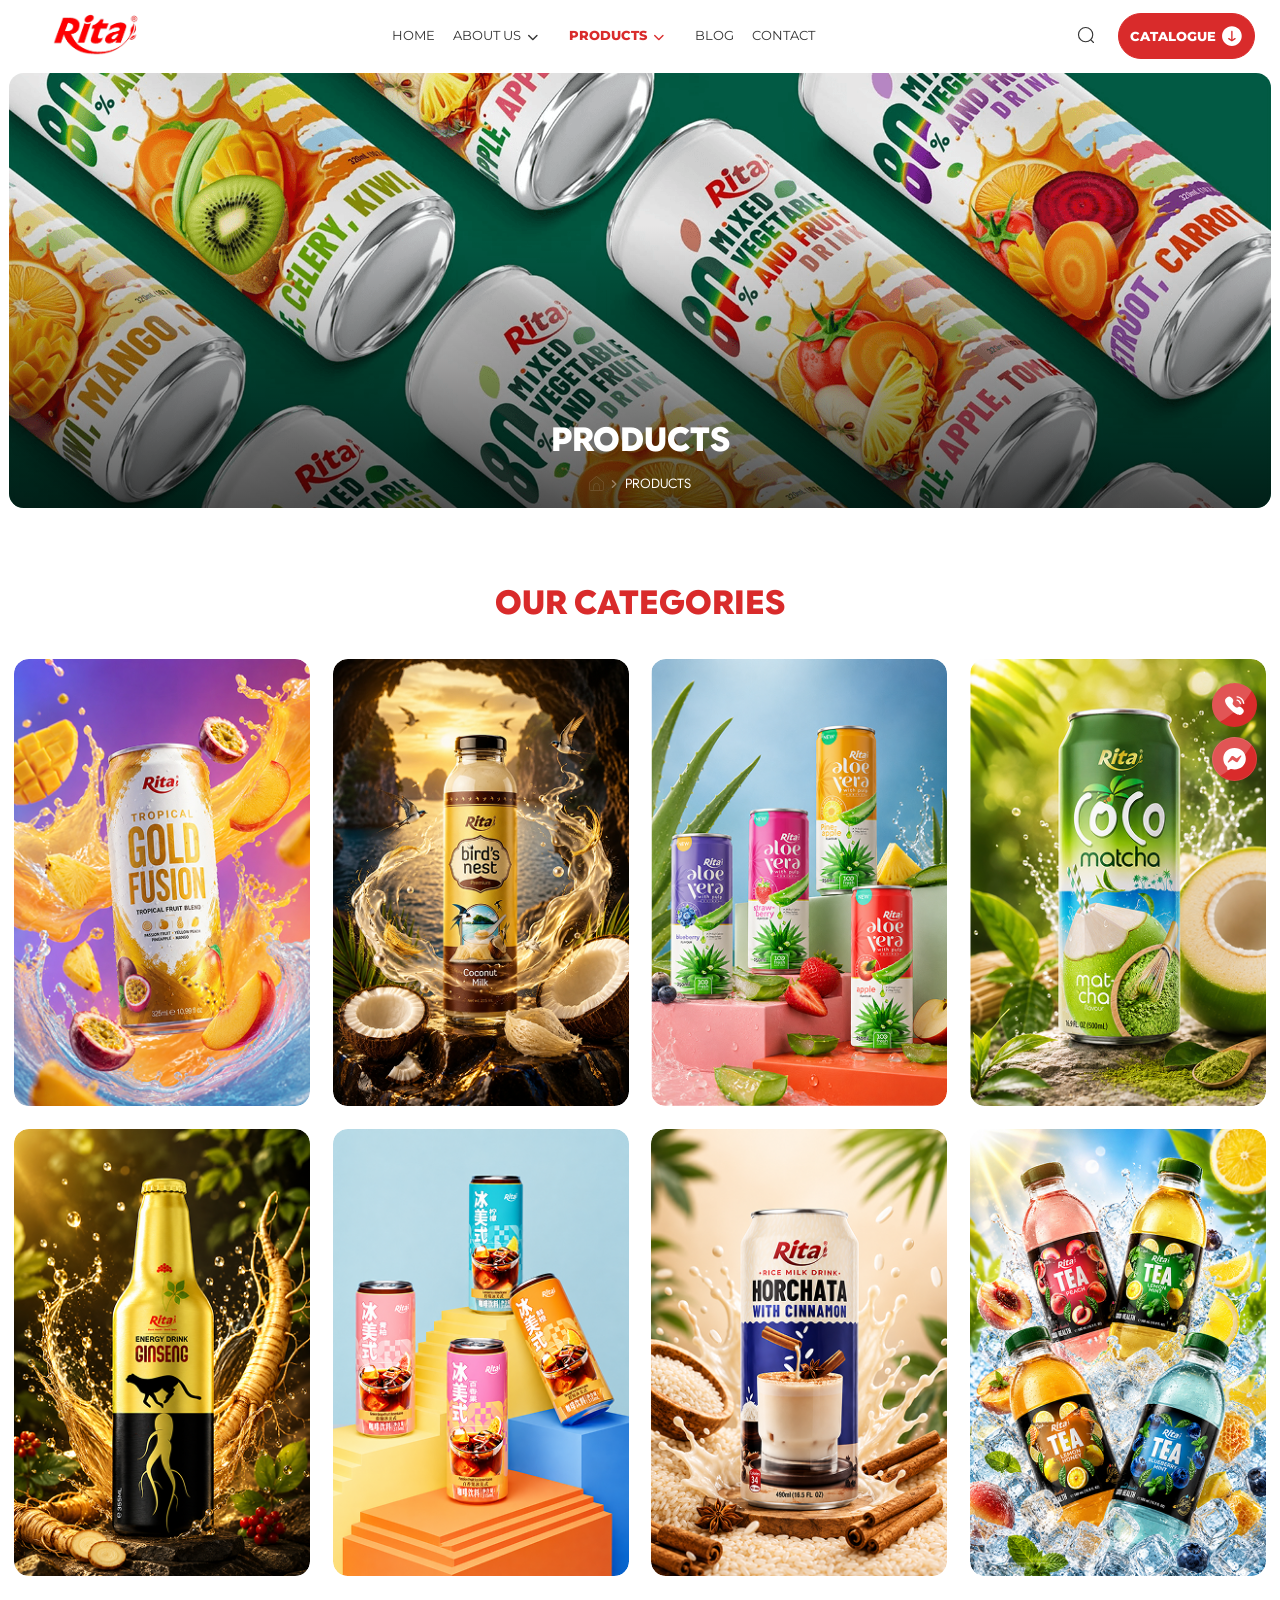
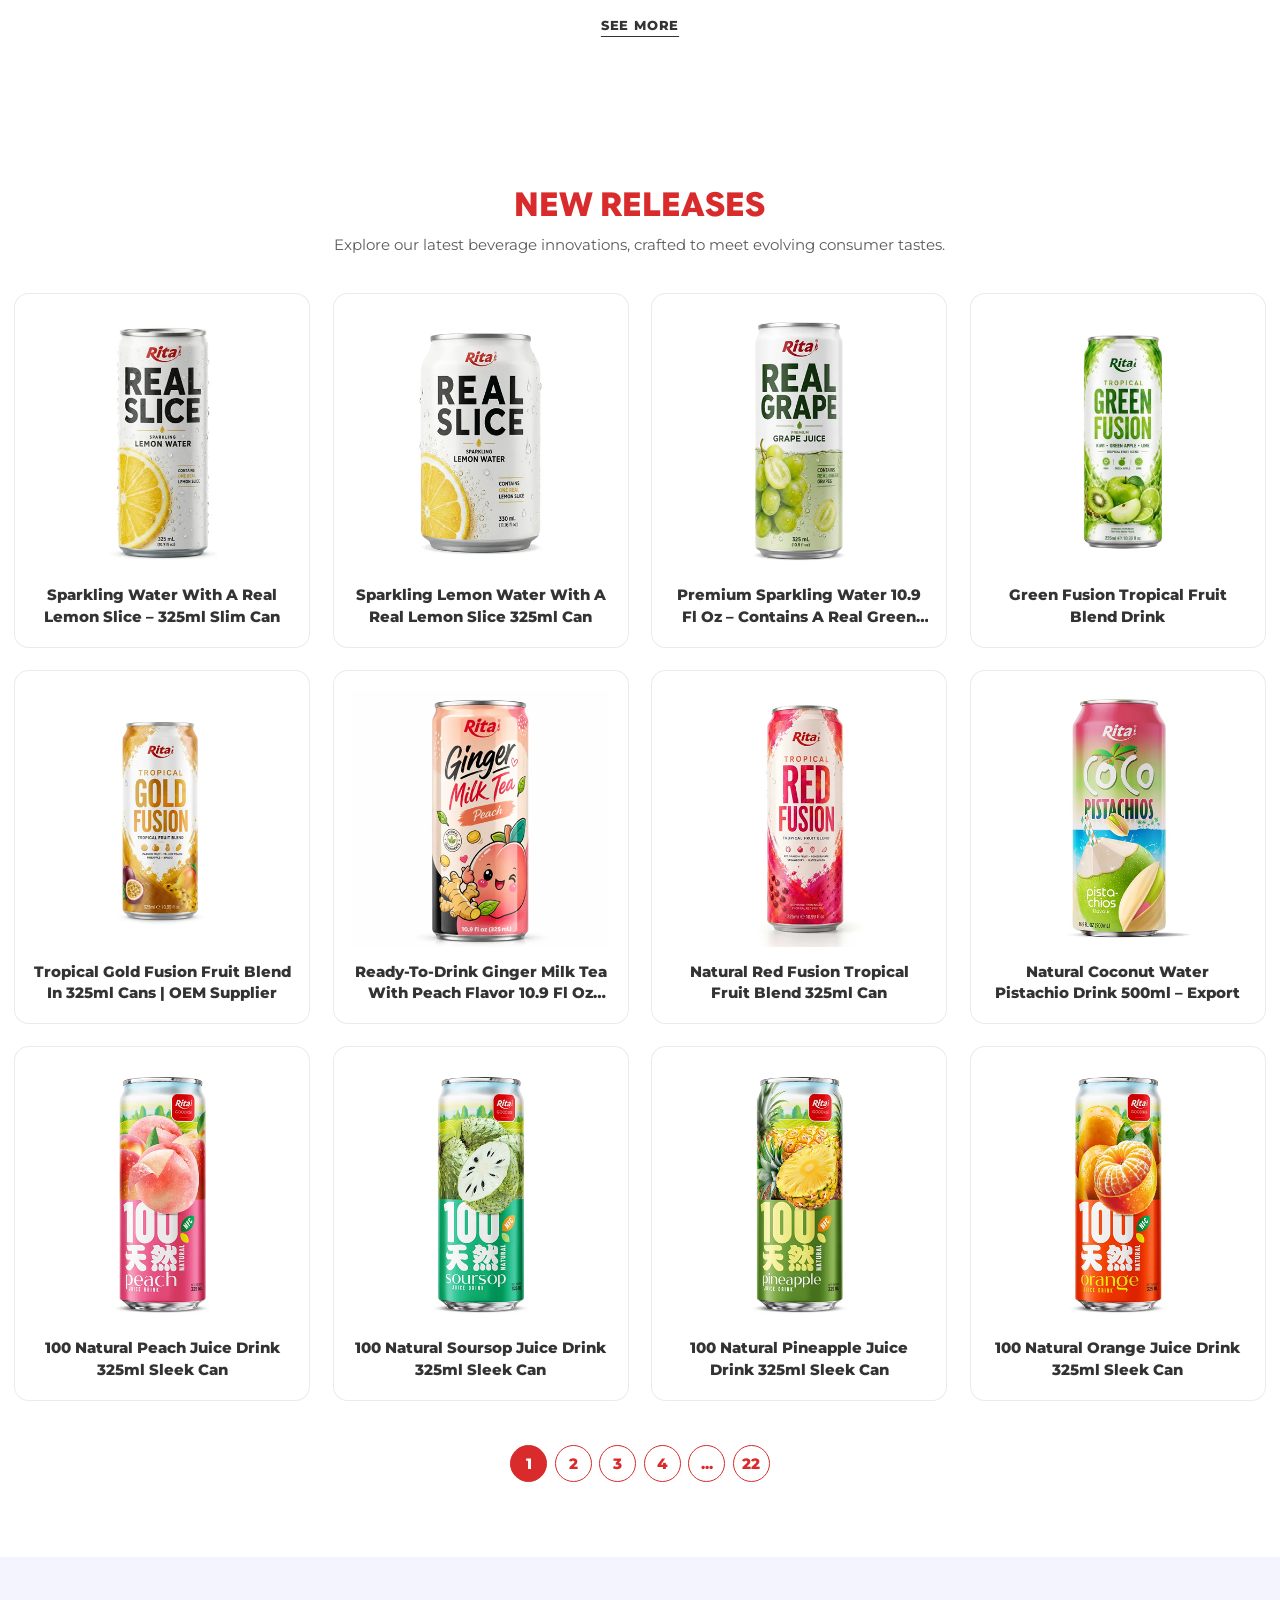
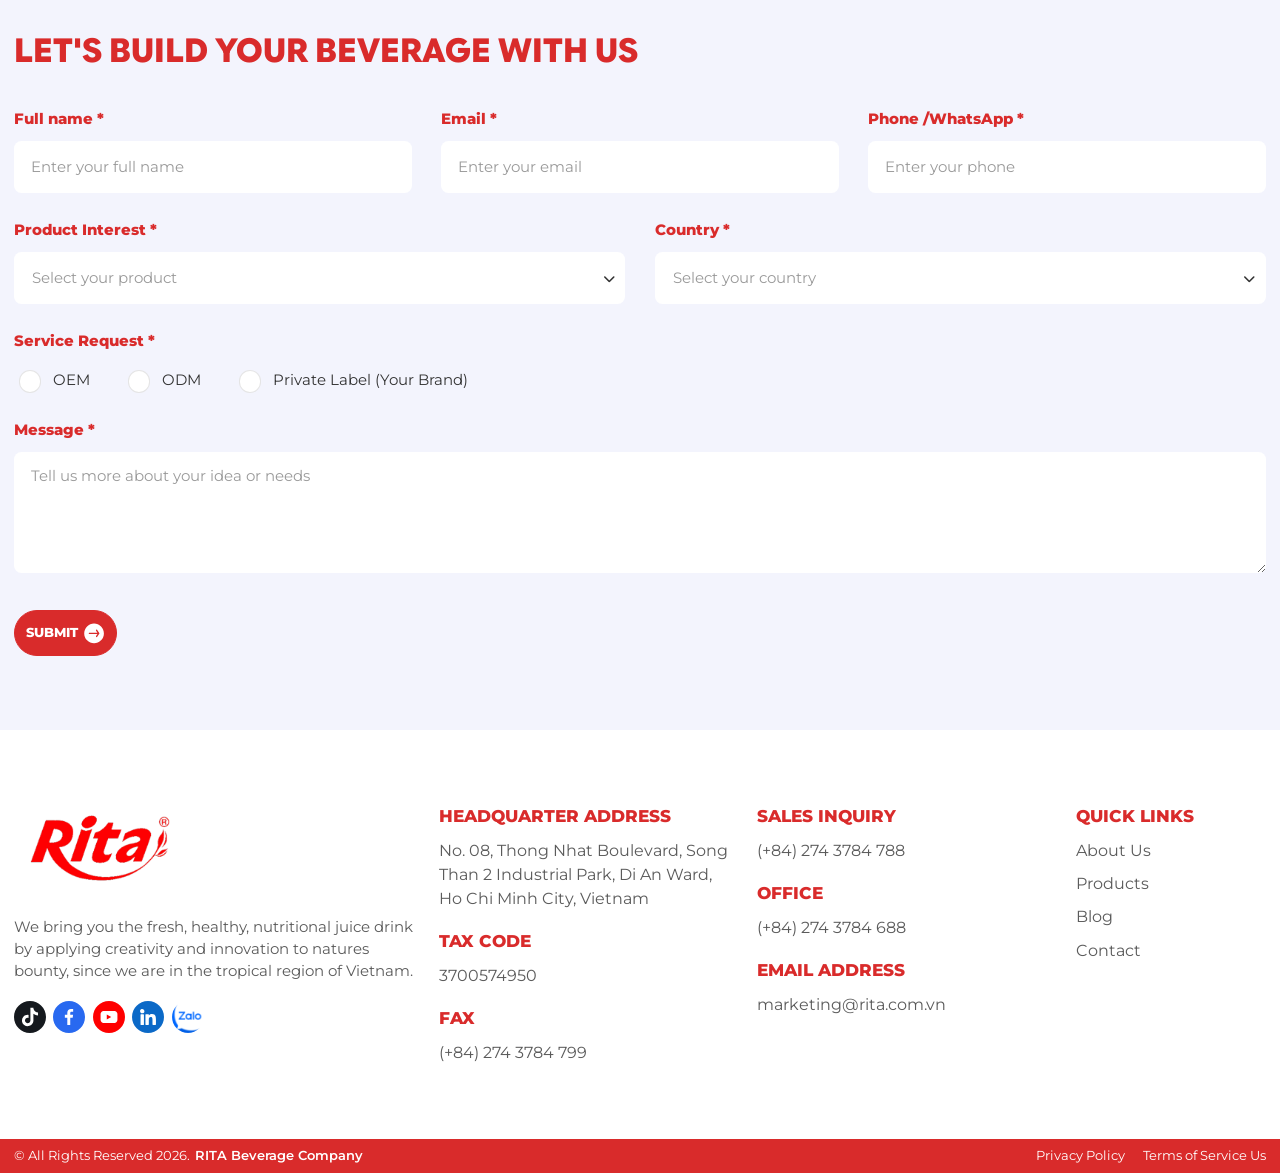
<file: products.html>
<!DOCTYPE html>
<html lang="en">
  <head>
    <meta charset="utf-8">
    <title>Products - RITA Beverage | OEM/ODM Beverage Manufacturer Vietnam</title>
    <meta name="description" content="Explore RITA premium beverage categories: fruit juice, coconut water, aloe vera, tea, energy drink, iced coffee and more. OEM/ODM/Private Label from Vietnam.">
    <meta name="keywords" content="RITA, beverage, Vietnam, OEM, ODM, private label, juice, soda">
    <meta name="robots" content="index, follow">
    <meta name="viewport" content="width=device-width, initial-scale=1.0, maximum-scale=1.0">
    <meta http-equiv="X-UA-Compatible" content="IE=edge">
    <link rel="stylesheet" href="./css/style.css">
  </head>
  <body>
    <header class="hd">
      <div class="container">
        <div class="hd-flex">
          <div class="hd-left">
            <div class="hd-logo"> <a class="custom-logo-link" href="./index.html"><img src="./assets/images/logo-noslogan.png" alt="RITA" loading="lazy"/></a></div>
          </div>
          <div class="hd-nav">
            <div class="menu-nav">
              <ul class="menu-list">
                <li class="menu-item"><a class="menu-link" href="./index.html">HOME</a></li>
                <li class="menu-item dropdown"><a class="menu-link" href="./about.html">ABOUT US</a>
                  <ul class="menu-list">
                    <li class="menu-item"><a class="menu-link" href="./about.html">OUR STORY</a></li>
                    <li class="menu-item"><a class="menu-link" href="./certificates.html">OUR CERTIFICATES &amp; AWARDS</a></li>
                  </ul>
                </li>
                <li class="menu-item dropdown current-menu-item"><a class="menu-link active" href="#">PRODUCTS</a>
                  <ul class="menu-list">
                    <li class="menu-item"><a class="menu-link" href="#">Fruit Juice</a></li>
                    <li class="menu-item"><a class="menu-link" href="#">Coconut Water</a></li>
                    <li class="menu-item"><a class="menu-link" href="#">Energy Drink</a></li>
                    <li class="menu-item"><a class="menu-link" href="#">Iced Coffee</a></li>
                    <li class="menu-item"><a class="menu-link" href="#">Tea Drink</a></li>
                    <li class="menu-item"><a class="menu-link" href="#">Carbonated Soft Drink</a></li>
                  </ul>
                </li>
                <li class="menu-item"><a class="menu-link" href="./blog.html">BLOG</a></li>
                <li class="menu-item"><a class="menu-link" href="./contact.html">CONTACT</a></li>
              </ul>
            </div>
          </div>
          <div class="hd-right">
            <div class="hd-srch"> <img src="./assets/images/ic-srch.svg" alt="" loading="lazy"/>
              <div class="foundbox-over foundOver"></div>
              <div class="foundbox-input foundJS">
                <div class="foundbox-wr">
                  <div class="foundbox-f">
                    <form action="">
                      <div class="foundbox-form">
                        <input type="text" placeholder="Nhập từ khoá tìm kiếm"/>
                        <div class="btn-box"><a class="btn pri" href="#"><span class="txt"><span class="txt-inner">tìm kiếm </span><span class="txt-icon"><img src="./assets/images/ic-srch.svg" alt="" loading="lazy"/></span></span></a></div>
                      </div>
                    </form>
                  </div>
                </div>
              </div>
            </div>
            <div class="hd-btn">
              <div class="btn-box"><a class="btn pri" href="#"><span class="txt"><span class="txt-inner">CATALOGUE </span><span class="txt-icon"><img src="./assets/images/ic-arrow-circle-down.svg" alt="" loading="lazy"/></span></span></a></div>
            </div>
            <div class="burger">
              <div class="hamburger" id="hamburger">
                <svg class="ham" viewbox="0 0 100 100" width="48">
                  <path class="line top" d="m 30,33 h 40 c 0,0 9.044436,-0.654587 9.044436,-8.508902 0,-7.854315 -8.024349,-11.958003 -14.89975,-10.85914 -6.875401,1.098863 -13.637059,4.171617 -13.637059,16.368042 v 40"></path>
                  <path class="line middle" d="m 30,50 h 40"></path>
                  <path class="line bottom" d="m 30,67 h 40 c 12.796276,0 15.357889,-11.717785 15.357889,-26.851538 0,-15.133752 -4.786586,-27.274118 -16.667516,-27.274118 -11.88093,0 -18.499247,6.994427 -18.435284,17.125656 l 0.252538,40"></path>
                </svg>
              </div>
            </div>
          </div>
        </div>
      </div>
      <div class="mobile-overlay"></div>
      <div class="mobile">
        <div class="mobile-con">
          <div class="mobile-wr">
            <div class="mobile-nav">
              <div class="menu-nav">
                <ul class="menu-list">
                  <li class="menu-item"><a class="menu-link" href="./index.html">HOME</a></li>
                  <li class="menu-item dropdown"><a class="menu-link" href="./about.html">ABOUT US</a>
                  <ul class="menu-list">
                    <li class="menu-item"><a class="menu-link" href="./about.html">OUR STORY</a></li>
                    <li class="menu-item"><a class="menu-link" href="./certificates.html">OUR CERTIFICATES &amp; AWARDS</a></li>
                  </ul>
                </li>
                  <li class="menu-item dropdown current-menu-item"><a class="menu-link active" href="#">PRODUCTS</a>
                    <ul class="menu-list">
                      <li class="menu-item"><a class="menu-link" href="#">Fruit Juice</a></li>
                      <li class="menu-item"><a class="menu-link" href="#">Coconut Water</a></li>
                      <li class="menu-item"><a class="menu-link" href="#">Energy Drink</a></li>
                      <li class="menu-item"><a class="menu-link" href="#">Iced Coffee</a></li>
                      <li class="menu-item"><a class="menu-link" href="#">Tea Drink</a></li>
                      <li class="menu-item"><a class="menu-link" href="#">Carbonated Soft Drink</a></li>
                    </ul>
                  </li>
                  <li class="menu-item"><a class="menu-link" href="./blog.html">BLOG</a></li>
                  <li class="menu-item"><a class="menu-link" href="./contact.html">CONTACT</a></li>
                </ul>
              </div>
              <div class="mobile-content">
                <div class="social">
                  <div class="social-list"> <a class="social-link" href="#"> <img src="./assets/images/ic-tiktok.svg" alt="" loading="lazy"/></a><a class="social-link" href="#"> <img src="./assets/images/ic-fb.svg" alt="" loading="lazy"/></a><a class="social-link" href="#"> <img src="./assets/images/ic-yt.svg" alt="" loading="lazy"/></a><a class="social-link" href="#"> <img src="./assets/images/ic-linked.svg" alt="" loading="lazy"/></a><a class="social-link" href="#"> <img src="./assets/images/ic-zalo.svg" alt="" loading="lazy"/></a></div>
                </div>
              </div>
            </div>
          </div>
        </div>
      </div>
    </header>

        <main class="main page-products">
      <div class="page-banner">
        <div class="page-banner__bg"><img src="./assets/images/banner-products.png" alt="" loading="eager"/></div>
        <div class="container">
          <div class="page-banner__inner">
            <h1 class="page-banner__title t-48">PRODUCTS</h1>
            <nav class="breadcrumb" aria-label="Breadcrumb">
              <ul class="breadcrumb__list">
                <li class="breadcrumb__item"><a class="breadcrumb__link" href="./index.html"><img src="./assets/images/ic-home.svg" alt="Home"/></a></li>
                <li class="breadcrumb__item breadcrumb__sep" aria-hidden="true"><i class="fa-solid fa-angle-right"></i></li>
                <li class="breadcrumb__item"><span>PRODUCTS</span></li>
              </ul>
            </nav>
          </div>
        </div>
      </div>

      <section class="cate-list ss-pd" data-cate-more>
        <div class="container">
          <div class="title-gr center">
            <h2 class="title t-48 txt-bold">OUR CATEGORIES</h2>
          </div>
          <div class="grid-more">
            <a class="cate-item" href="#"><img src="./assets/images/cate-fruit-juice.png" alt="Fruit Juice" loading="lazy"/></a>
            <a class="cate-item" href="#"><img src="./assets/images/cate-bird-nest.png" alt="Bird Nest" loading="lazy"/></a>
            <a class="cate-item" href="#"><img src="./assets/images/cate-aloe-vera.png" alt="Aloe Vera" loading="lazy"/></a>
            <a class="cate-item" href="#"><img src="./assets/images/cate-coconut.png" alt="Coconut Water" loading="lazy"/></a>
            <a class="cate-item" href="#"><img src="./assets/images/cate-energy.png" alt="Energy Drink" loading="lazy"/></a>
            <a class="cate-item" href="#"><img src="./assets/images/cate-coffee.png" alt="Iced Coffee" loading="lazy"/></a>
            <a class="cate-item" href="#"><img src="./assets/images/cate-milk.png" alt="Milk Drink" loading="lazy"/></a>
            <a class="cate-item" href="#"><img src="./assets/images/cate-tea.png" alt="Tea Drink" loading="lazy"/></a>
            <a class="cate-item" href="#"><img src="./assets/images/cate-non-alcohol.png" alt="Non-Alcohol" loading="lazy"/></a>
            <a class="cate-item" href="#"><img src="./assets/images/cate-seed.png" alt="Seed Drink" loading="lazy"/></a>
            <a class="cate-item" href="#"><img src="./assets/images/cate-carbonated.png" alt="Carbonated" loading="lazy"/></a>
            <a class="cate-item" href="#"><img src="./assets/images/cate-tea.png" alt="Tea Drink" loading="lazy"/></a>
          </div>
          <div class="grid-more__foot">
            <button class="link-underline" type="button" data-cate-toggle>SEE MORE</button>
          </div>
        </div>
      </section>

      <section class="product-list ss-pd">
        <div class="container">
          <div class="title-gr center">
            <h2 class="title t-48 txt-bold">NEW RELEASES</h2>
            <p class="title-des">Explore our latest beverage innovations, crafted to meet evolving consumer tastes.</p>
          </div>
          <div class="product-list__grid">
            <a class="product-item" href="#"> <span class="product-item__badge">OEM</span> <div class="product-item__thumb"><img src="./assets/images/product-1.png" alt="Real Slice Sparkling Lemon Water slim can" loading="lazy"/></div> <h3 class="product-item__name t-16">Sparkling Water With A Real Lemon Slice – 325ml Slim Can</h3> </a>
            <a class="product-item" href="#"> <span class="product-item__badge">OEM</span> <div class="product-item__thumb"><img src="./assets/images/product-2.png" alt="Real Slice Sparkling Lemon Water" loading="lazy"/></div> <h3 class="product-item__name t-16">Sparkling Lemon Water With A Real Lemon Slice 325ml Can</h3> </a>
            <a class="product-item" href="#"> <span class="product-item__badge">OEM</span> <div class="product-item__thumb"><img src="./assets/images/product-3.png" alt="Real Grape Premium Grape Juice" loading="lazy"/></div> <h3 class="product-item__name t-16">Premium Sparkling Water 10.9 Fl Oz – Contains A Real Green Grape</h3> </a>
            <a class="product-item" href="#"> <span class="product-item__badge">OEM</span> <div class="product-item__thumb"><img src="./assets/images/product-4.png" alt="Green Fusion Tropical Fruit Blend" loading="lazy"/></div> <h3 class="product-item__name t-16">Green Fusion Tropical Fruit Blend Drink</h3> </a>
            <a class="product-item" href="#"> <span class="product-item__badge">OEM</span> <div class="product-item__thumb"><img src="./assets/images/product-5.png" alt="Tropical Gold Fusion Fruit Blend" loading="lazy"/></div> <h3 class="product-item__name t-16">Tropical Gold Fusion Fruit Blend In 325ml Cans | OEM Supplier</h3> </a>
            <a class="product-item" href="#"> <span class="product-item__badge">OEM</span> <div class="product-item__thumb"><img src="./assets/images/product-6.png" alt="Ginger Milk Tea Peach" loading="lazy"/></div> <h3 class="product-item__name t-16">Ready-To-Drink Ginger Milk Tea With Peach Flavor 10.9 Fl Oz (325ml)</h3> </a>
            <a class="product-item" href="#"> <span class="product-item__badge">OEM</span> <div class="product-item__thumb"><img src="./assets/images/product-7.png" alt="Natural Red Fusion Tropical Fruit Blend" loading="lazy"/></div> <h3 class="product-item__name t-16">Natural Red Fusion Tropical Fruit Blend 325ml Can</h3> </a>
            <a class="product-item" href="#"> <span class="product-item__badge">OEM</span> <div class="product-item__thumb"><img src="./assets/images/product-8.png" alt="Natural Coconut Water Pistachio Drink" loading="lazy"/></div> <h3 class="product-item__name t-16">Natural Coconut Water Pistachio Drink 500ml – Export</h3> </a>
            <a class="product-item" href="#"> <span class="product-item__badge">OEM</span> <div class="product-item__thumb"><img src="./assets/images/product-9.png" alt="100 Natural Peach Juice Drink" loading="lazy"/></div> <h3 class="product-item__name t-16">100 Natural Peach Juice Drink 325ml Sleek Can</h3> </a>
            <a class="product-item" href="#"> <span class="product-item__badge">OEM</span> <div class="product-item__thumb"><img src="./assets/images/product-10.png" alt="100 Natural Soursop Juice Drink" loading="lazy"/></div> <h3 class="product-item__name t-16">100 Natural Soursop Juice Drink 325ml Sleek Can</h3> </a>
            <a class="product-item" href="#"> <span class="product-item__badge">OEM</span> <div class="product-item__thumb"><img src="./assets/images/product-11.png" alt="100 Natural Pineapple Juice Drink" loading="lazy"/></div> <h3 class="product-item__name t-16">100 Natural Pineapple Juice Drink 325ml Sleek Can</h3> </a>
            <a class="product-item" href="#"> <span class="product-item__badge">OEM</span> <div class="product-item__thumb"><img src="./assets/images/product-12.png" alt="100 Natural Orange Juice Drink" loading="lazy"/></div> <h3 class="product-item__name t-16">100 Natural Orange Juice Drink 325ml Sleek Can</h3> </a>
          </div>
          <nav class="pagination" aria-label="Pagination">
            <ul class="pagination__list">
              <li class="pagination__item pagination__item--active"><a href="#">1</a></li>
              <li class="pagination__item"><a href="#">2</a></li>
              <li class="pagination__item"><a href="#">3</a></li>
              <li class="pagination__item"><a href="#">4</a></li>
              <li class="pagination__item pagination__item--dots"><span>...</span></li>
              <li class="pagination__item"><a href="#">22</a></li>
            </ul>
          </nav>
        </div>
      </section>

      <section class="build ss-pd" id="lead">
        <div class="container">
          <div class="title-gr">
            <h2 class="title t-48 txt-bold">LET'S BUILD YOUR BEVERAGE WITH US</h2>
          </div>
          <form class="build__form" action="">
            <div class="build__grid">
              <div class="build__field">
                <label>Full name <span>*</span></label>
                <input type="text" placeholder="Enter your full name"/>
              </div>
              <div class="build__field">
                <label>Email <span>*</span></label>
                <input type="email" placeholder="Enter your email"/>
              </div>
              <div class="build__field">
                <label>Phone /WhatsApp <span>*</span></label>
                <input type="text" placeholder="Enter your phone"/>
              </div>
              <div class="build__field build__field--half">
                <label>Product Interest <span>*</span></label>
                <select class="re-select-main" data-placeholder="Select your product">
                  <option></option>
                  <option>Fruit Juice</option>
                  <option>Coconut Water</option>
                  <option>Energy Drink</option>
                  <option>Iced Coffee</option>
                  <option>Tea Drink</option>
                  <option>Milk Drink</option>
                  <option>Aloe Vera</option>
                  <option>Bird Nest</option>
                  <option>Carbonated Soft Drink</option>
                </select>
              </div>
              <div class="build__field build__field--half">
                <label>Country <span>*</span></label>
                <select class="re-select-main" data-placeholder="Select your country">
                  <option></option>
                  <option>United States</option>
                  <option>United Kingdom</option>
                  <option>Germany</option>
                  <option>United Arab Emirates</option>
                  <option>China</option>
                  <option>Thailand</option>
                  <option>Australia</option>
                  <option>Other</option>
                </select>
              </div>
              <div class="build__field full">
                <label>Service Request <span>*</span></label>
                <div class="build__radios">
                  <label class="build__radio"><input type="radio" name="service"/><span>OEM</span></label>
                  <label class="build__radio"><input type="radio" name="service"/><span>ODM</span></label>
                  <label class="build__radio"><input type="radio" name="service"/><span>Private Label (Your Brand)</span></label>
                </div>
              </div>
              <div class="build__field full">
                <label>Message <span>*</span></label>
                <textarea placeholder="Tell us more about your idea or needs"></textarea>
              </div>
              <div class="build__submit">
                <div class="btn-box"><button class="btn pri" type="submit"><span class="txt"><span class="txt-inner">SUBMIT </span><span class="txt-icon"><img class="rotate-arrow" src="./assets/images/ic-arrow-circle-down.svg" alt="" loading="lazy"/></span></span></button></div>
              </div>
            </div>
          </form>
        </div>
      </section>
    </main>

    <footer class="ft">
      <div class="container">
        <div class="ft-top">
          <div class="ft-flex row">
            <div class="ft-item col">
              <div class="ft-info">
                <div class="ft-logo"> <img src="./assets/images/logo-noslogan.png" alt="RITA" loading="lazy"/></div>
                <p class="ft-desc">We bring you the fresh, healthy, nutritional juice drink by applying creativity and innovation to natures bounty, since we are in the tropical region of Vietnam.</p>
                <div class="social">
                  <div class="social-list"> <a class="social-link" href="#"> <img src="./assets/images/ic-tiktok.svg" alt="" loading="lazy"/></a><a class="social-link" href="#"> <img src="./assets/images/ic-fb.svg" alt="" loading="lazy"/></a><a class="social-link" href="#"> <img src="./assets/images/ic-yt.svg" alt="" loading="lazy"/></a><a class="social-link" href="#"> <img src="./assets/images/ic-linked.svg" alt="" loading="lazy"/></a><a class="social-link" href="#"> <img src="./assets/images/ic-zalo.svg" alt="" loading="lazy"/></a></div>
                </div>
              </div>
            </div>
            <div class="ft-item col">
              <div class="wrapper">
                <p class="ft-tt">Headquarter Address</p>
                <ul class="ft-add">
                  <li class="ft-add__item">
                    <p class="txt">No. 08, Thong Nhat Boulevard, Song Than 2 Industrial Park, Di An Ward, Ho Chi Minh City, Vietnam</p>
                  </li>
                </ul>
              </div>
              <div class="wrapper">
                <p class="ft-tt">Tax CODE</p>
                <ul class="ft-add">
                  <li class="ft-add__item">
                    <p class="txt">3700574950</p>
                  </li>
                </ul>
              </div>
              <div class="wrapper">
                <p class="ft-tt">FAX</p>
                <ul class="ft-add">
                  <li class="ft-add__item">
                    <p class="txt">(+84) 274 3784 799</p>
                  </li>
                </ul>
              </div>
            </div>
            <div class="ft-item col">
              <div class="wrapper">
                <p class="ft-tt">Sales inquiry</p>
                <ul class="ft-add">
                  <li class="ft-add__item">
                    <p class="txt">(+84) 274 3784 788</p>
                  </li>
                </ul>
              </div>
              <div class="wrapper">
                <p class="ft-tt">OFFICE</p>
                <ul class="ft-add">
                  <li class="ft-add__item">
                    <p class="txt">(+84) 274 3784 688</p>
                  </li>
                </ul>
              </div>
              <div class="wrapper">
                <p class="ft-tt">Email Address</p>
                <ul class="ft-add">
                  <li class="ft-add__item">
                    <p class="txt">marketing@rita.com.vn</p>
                  </li>
                </ul>
              </div>
            </div>
            <div class="ft-item col">
              <div class="wrapper">
                <p class="ft-tt">QUICK LINKS</p>
                <ul class="menu-list">
                  <li class="menu-item"> <a class="menu-link" href="./about.html"> About Us</a></li>
                  <li class="menu-item"> <a class="menu-link" href="#"> Products</a></li>
                  <li class="menu-item"> <a class="menu-link" href="./blog.html"> Blog</a></li>
                  <li class="menu-item"> <a class="menu-link" href="./contact.html"> Contact</a></li>
                </ul>
              </div>
            </div>
          </div>
        </div>
      </div>
      <div class="ft-bottom">
        <div class="container">
          <div class="ft-bottom__flex">
            <div class="ft-bottom__text">
              <p class="txt">© All Rights Reserved 2026.</p>
              <p class="sign">RITA Beverage Company</p>
            </div>
            <ul class="ft-bottom__polis">
              <li class="ft-bottom__poli"> <a class="ft-bottom__poli-link" href="#">Privacy Policy</a></li>
              <li class="ft-bottom__poli"> <a class="ft-bottom__poli-link" href="#">Terms of Service Us</a></li>
            </ul>
          </div>
        </div>
      </div>
    </footer>

    <div class="sidefix">
      <div class="sidefix-item"> <a class="sidefix-link" href="#"><img src="./assets/images/cta-phone.svg" alt="" loading="lazy"/></a></div>
      <div class="sidefix-item"> <a class="sidefix-link" href="#"><img src="./assets/images/cta-mess.svg" alt="" loading="lazy"/></a></div>
      <div class="sidefix-item back-to-top backToTop">
        <div class="sidefix-link"><img src="./assets/images/cta-totop.svg" alt="" loading="lazy"/></div>
      </div>
    </div>

    <script src="./assets/library/jquery/jquery.js"></script>
    <script src="./assets/library/swiper/swiper-bundle.min.js"></script>
    <script src="./assets/library/aos/aos.js"></script>
    <script src="./assets/library/select2/select2.min.js"></script>
    <script src="./assets/library/flatpickr/flatpickr.js"></script>
    <script src="./assets/library/jquery/jquery-migrate.js"></script>
    <script src="./assets/library/smoothscroll/SmoothScroll.min.js"></script>
    <script src="./assets/library/splitting/splitting.min.js"></script>
    <script src="./assets/library/fancybox/fancybox.umd.js"></script>
    <script src="./assets/library/gsap/gsap.min.js"></script>
    <script src="./assets/library/gsap/ScrollTrigger.min.js"></script>
    <script src="./assets/library/ukiyo/ukiyo.min.js"></script>
    <script src="./assets/library/splide/splide.min.js"></script>
    <script src="./assets/library/splide/splide-extension-auto-scroll.min.js"></script>
    <script src="./assets/library/vanilatilt/vanilla-tilt.min.js"></script>
    <script src="./assets/library/particles/particles.min.js"></script>
    <script src="./js/main.js" type="module"></script>
  </body>
</html>
</file>
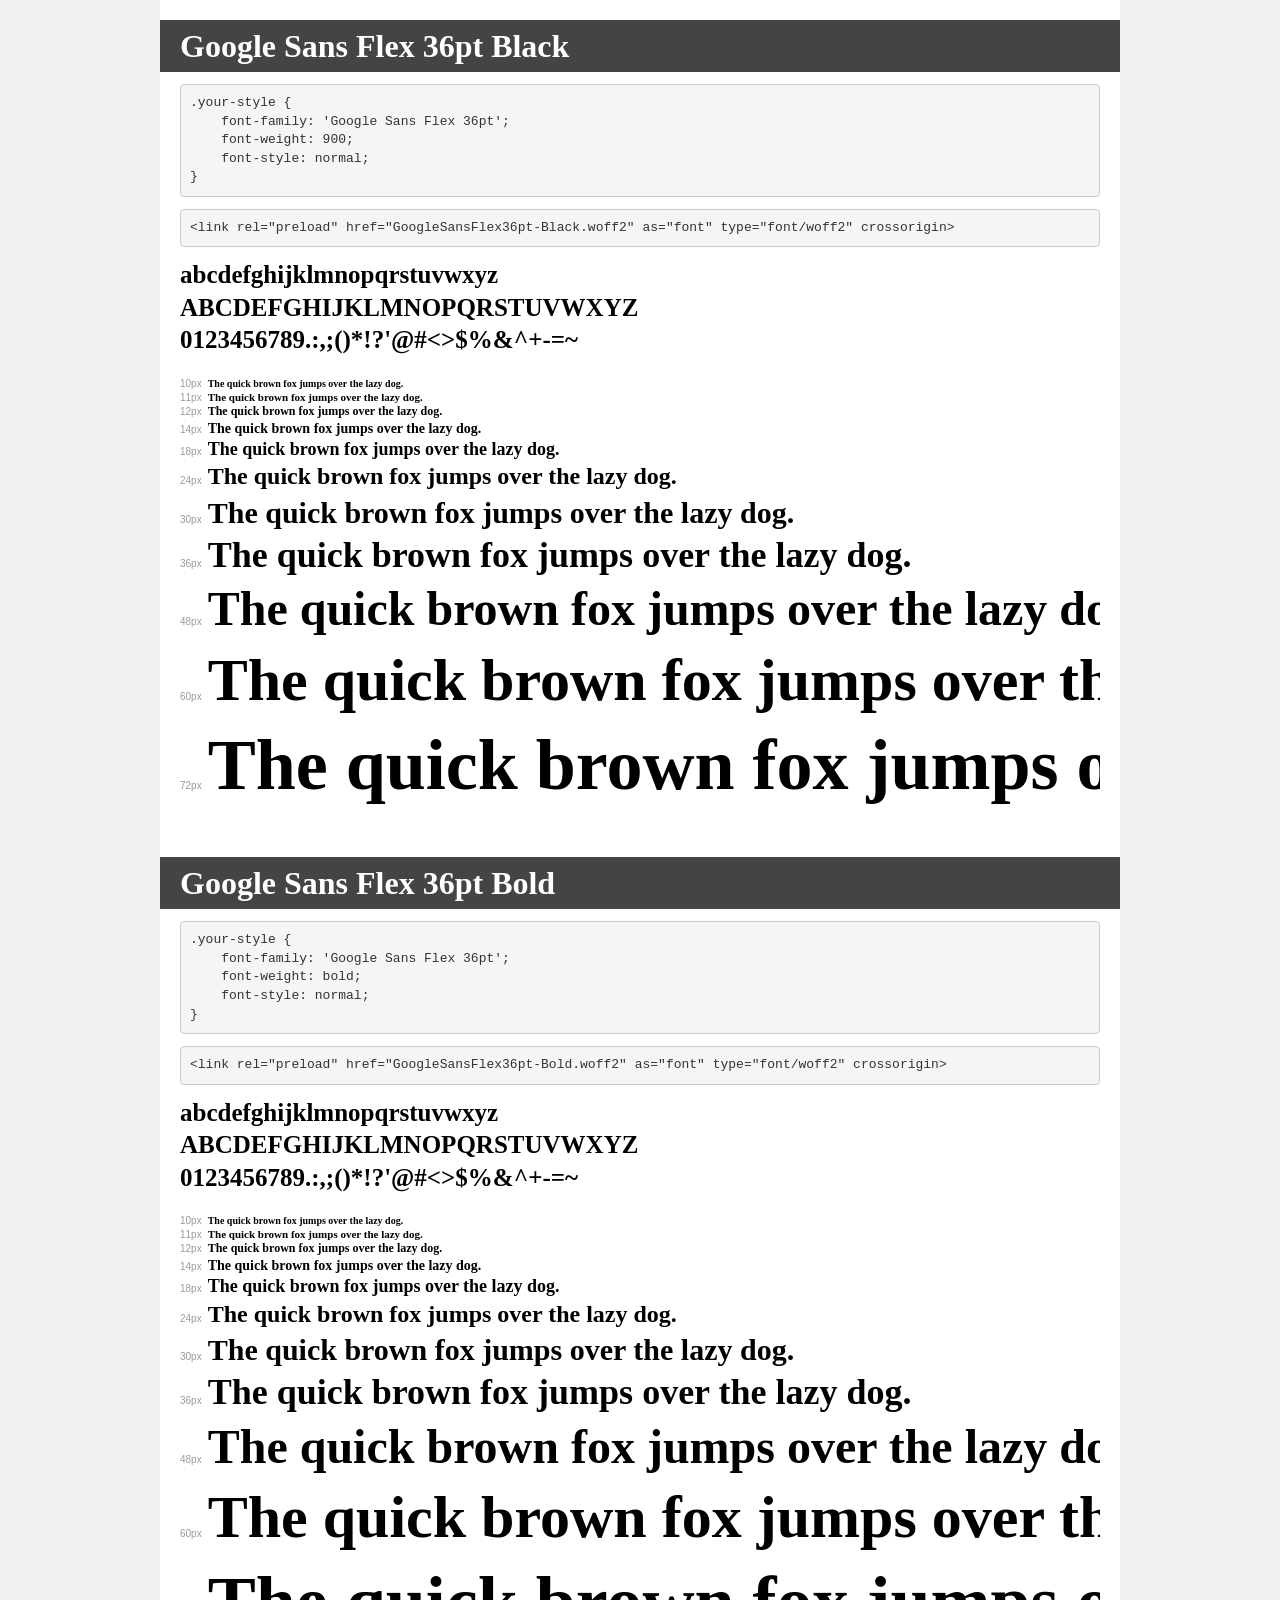
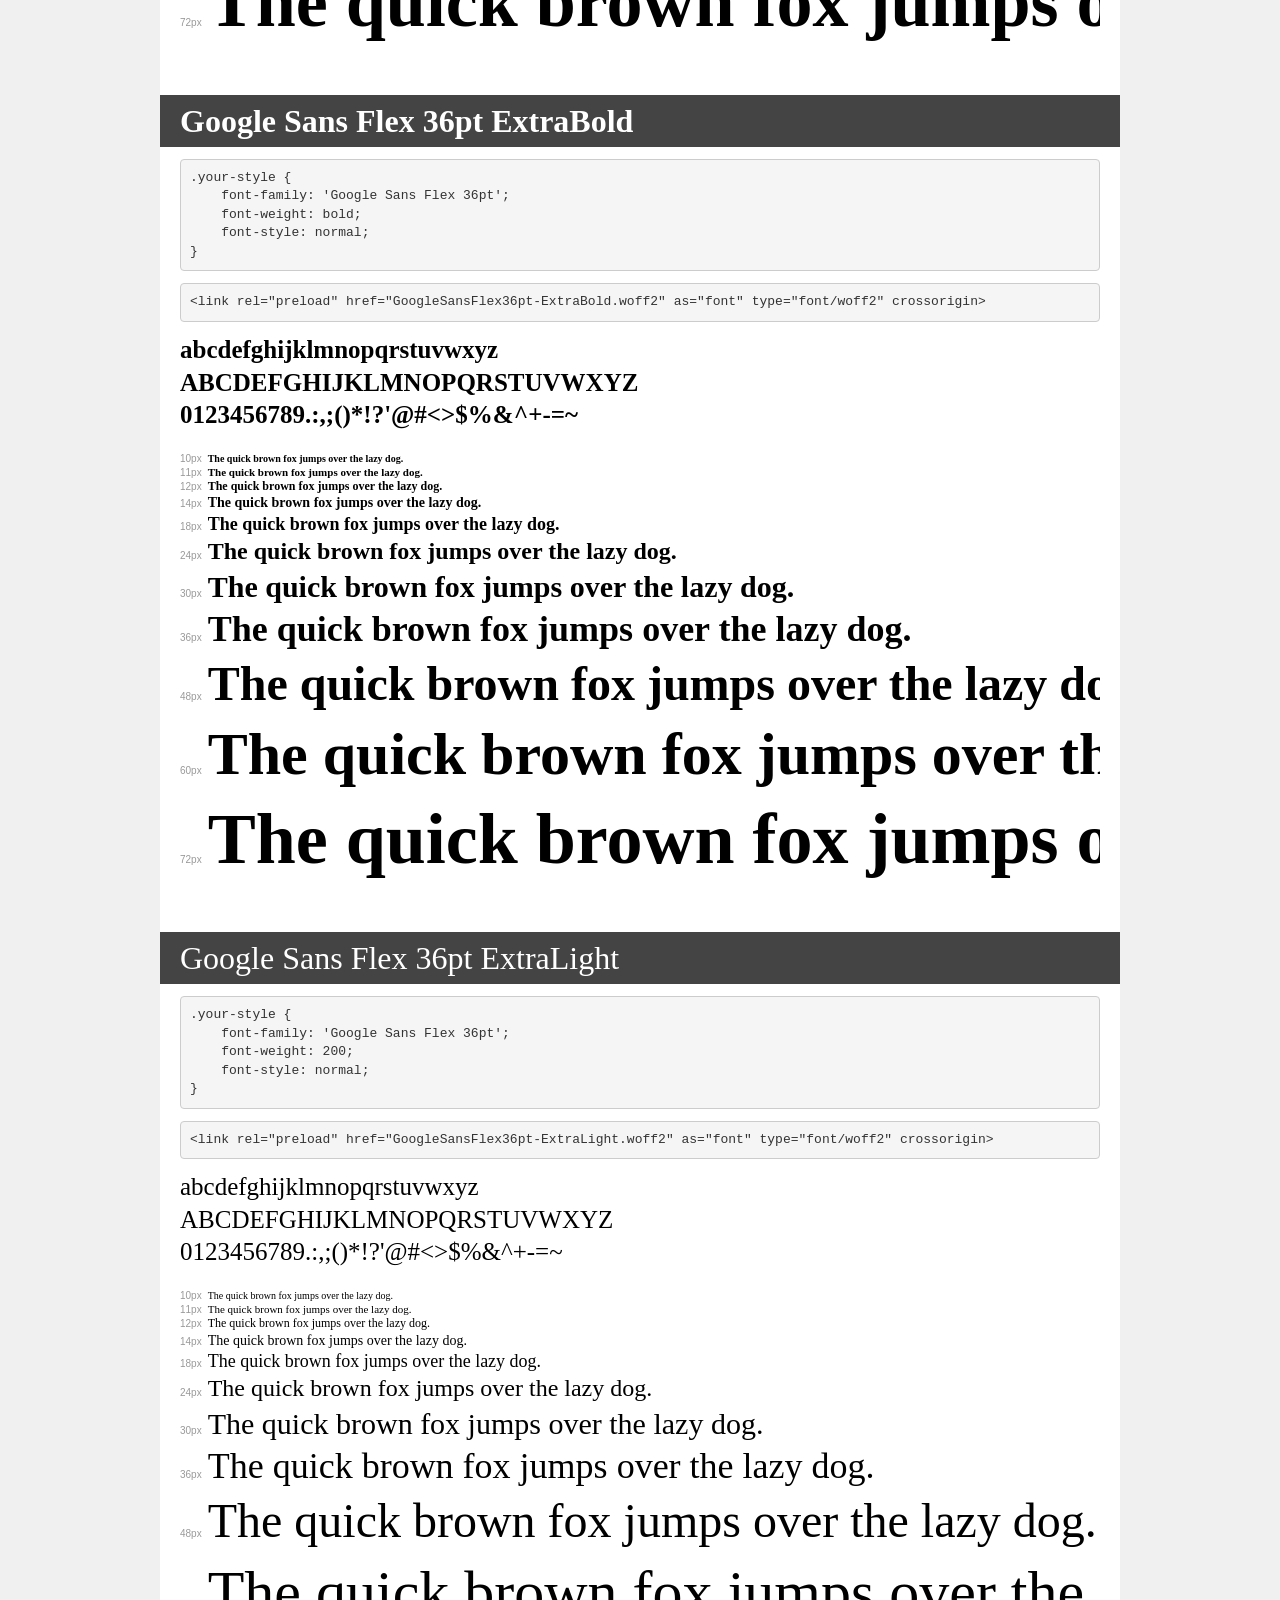
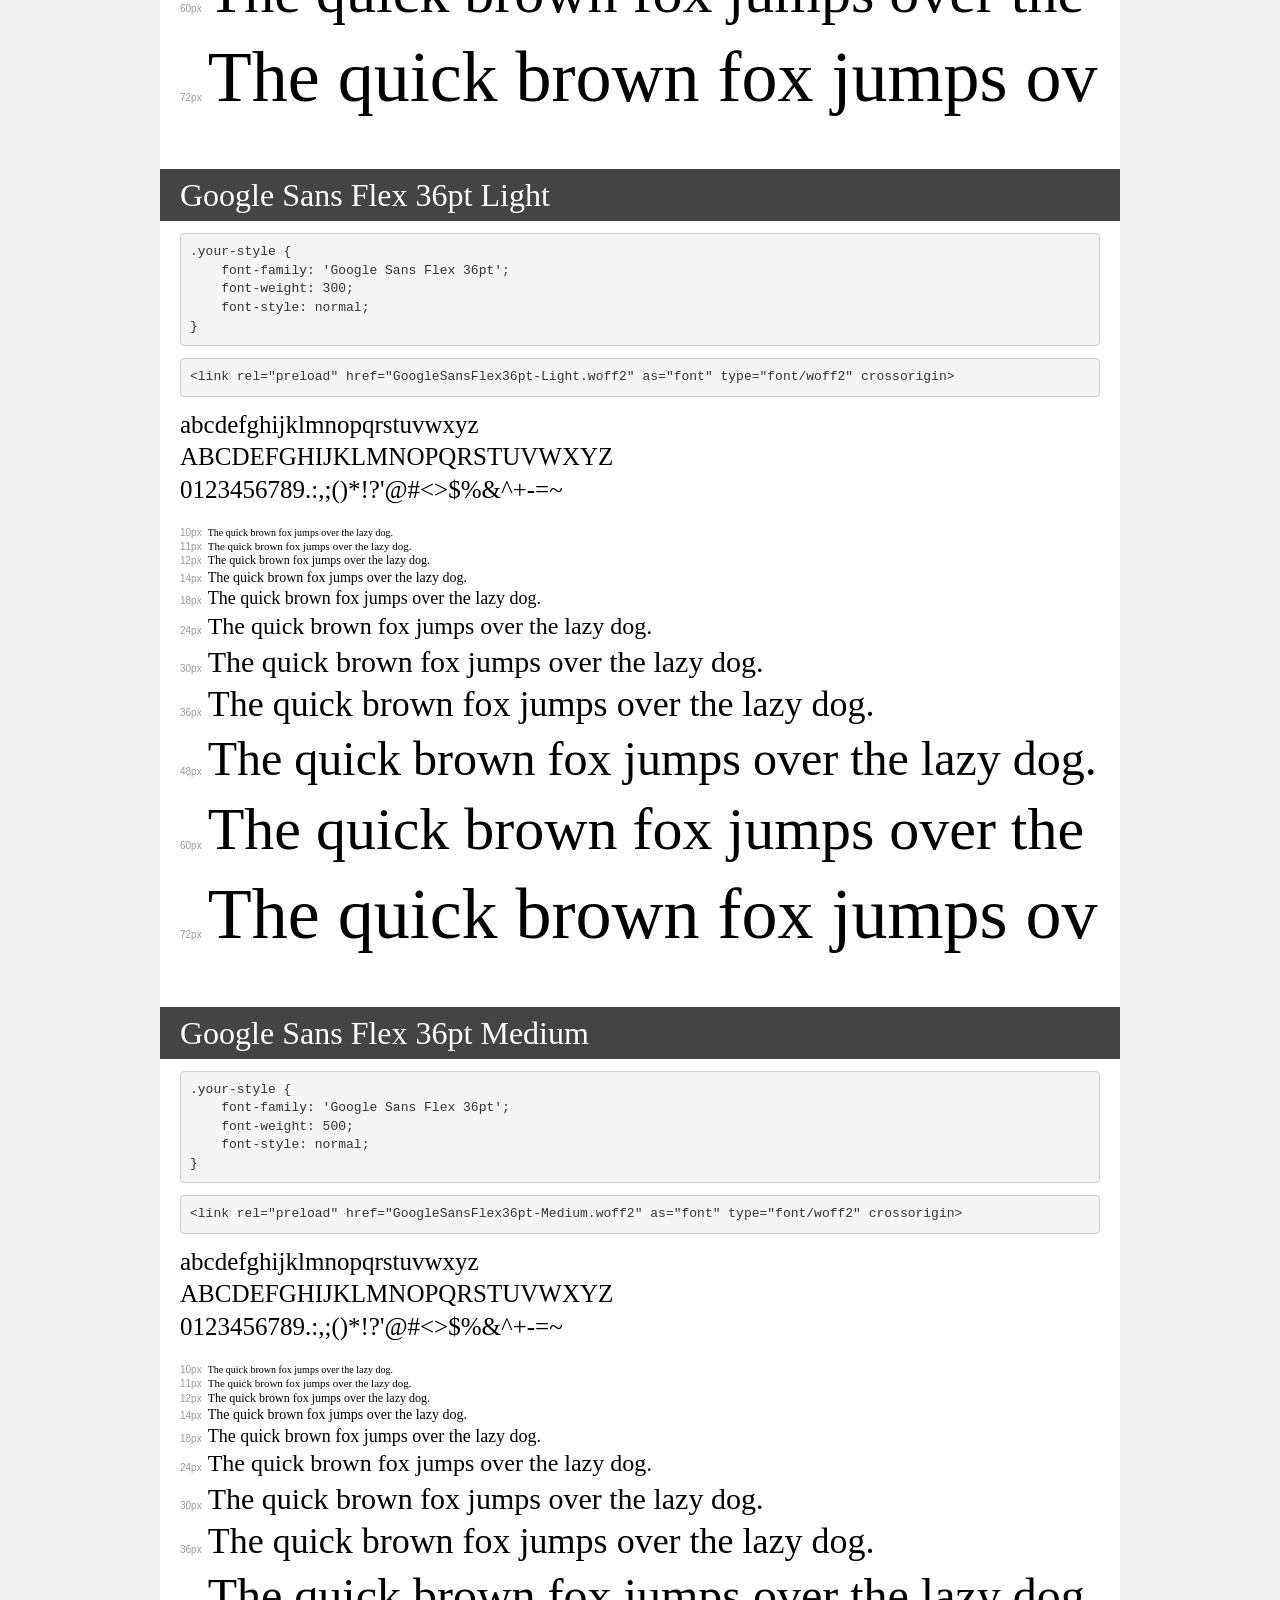
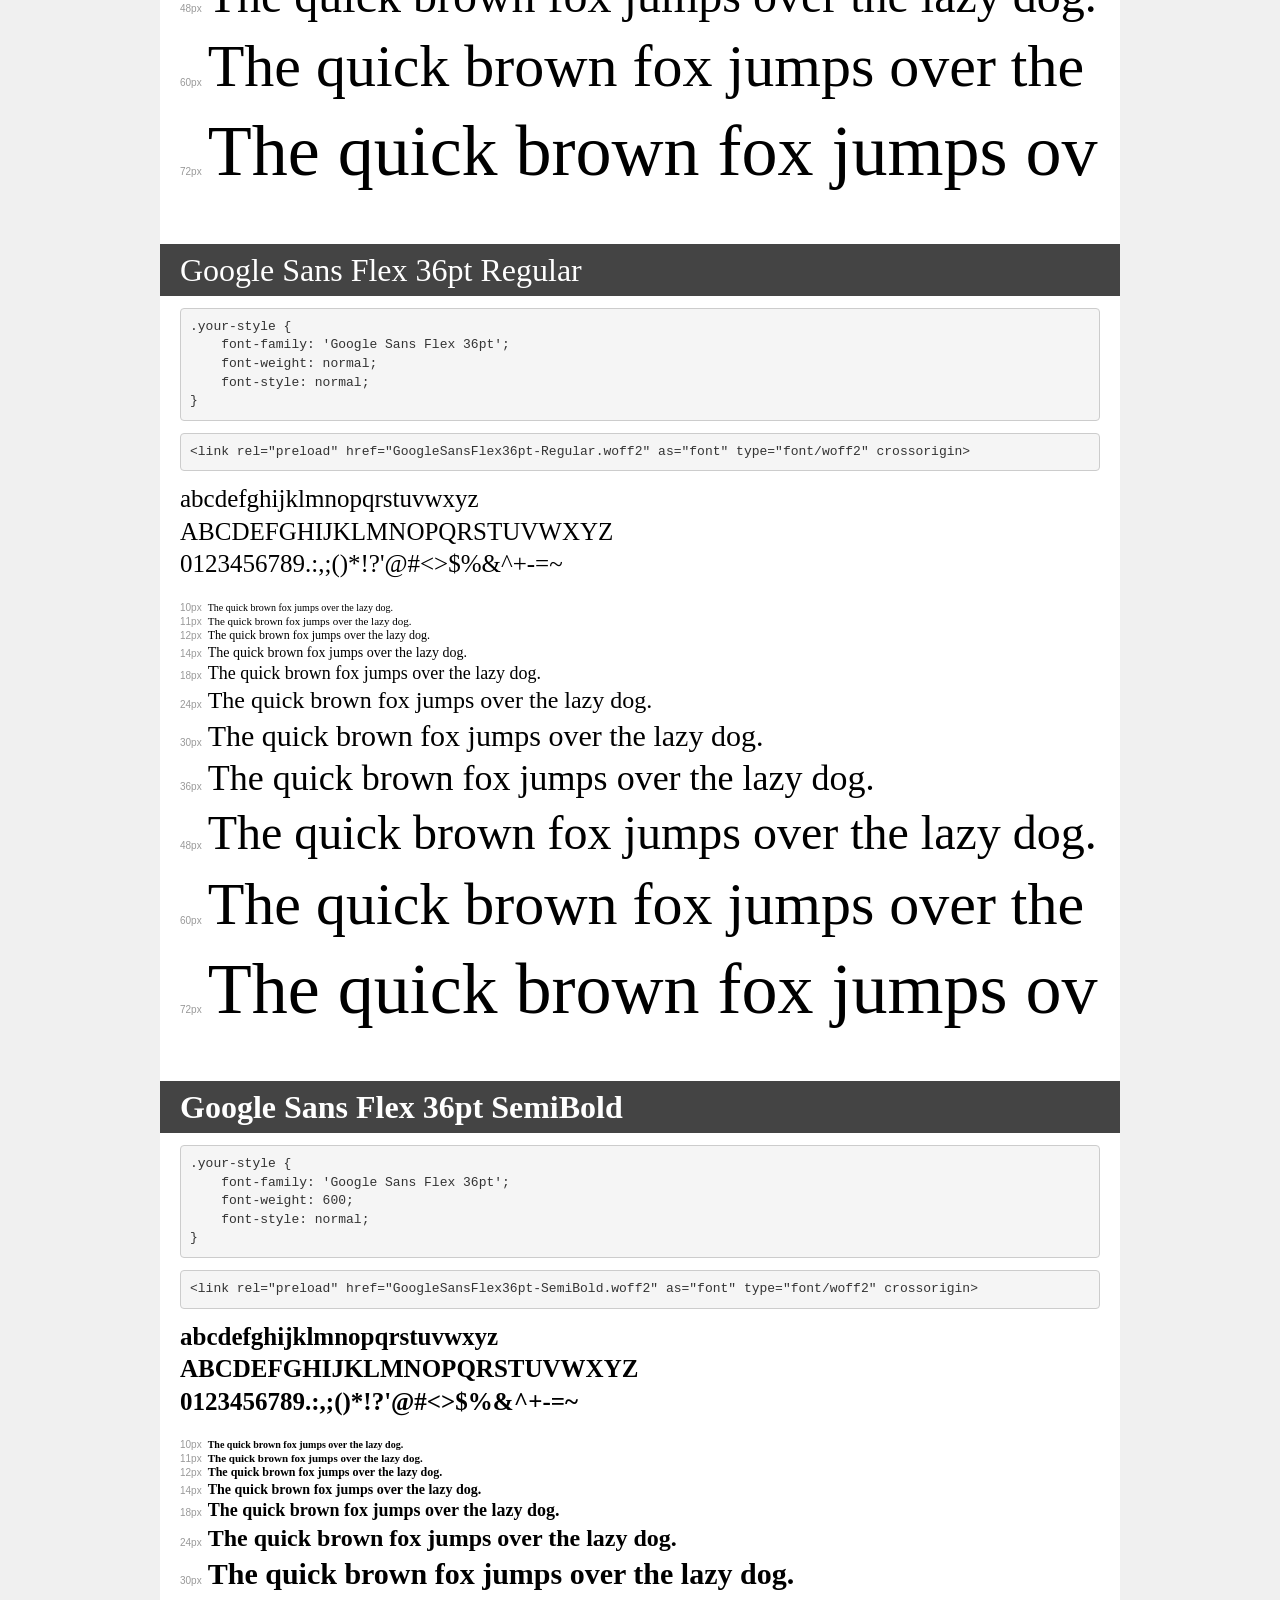
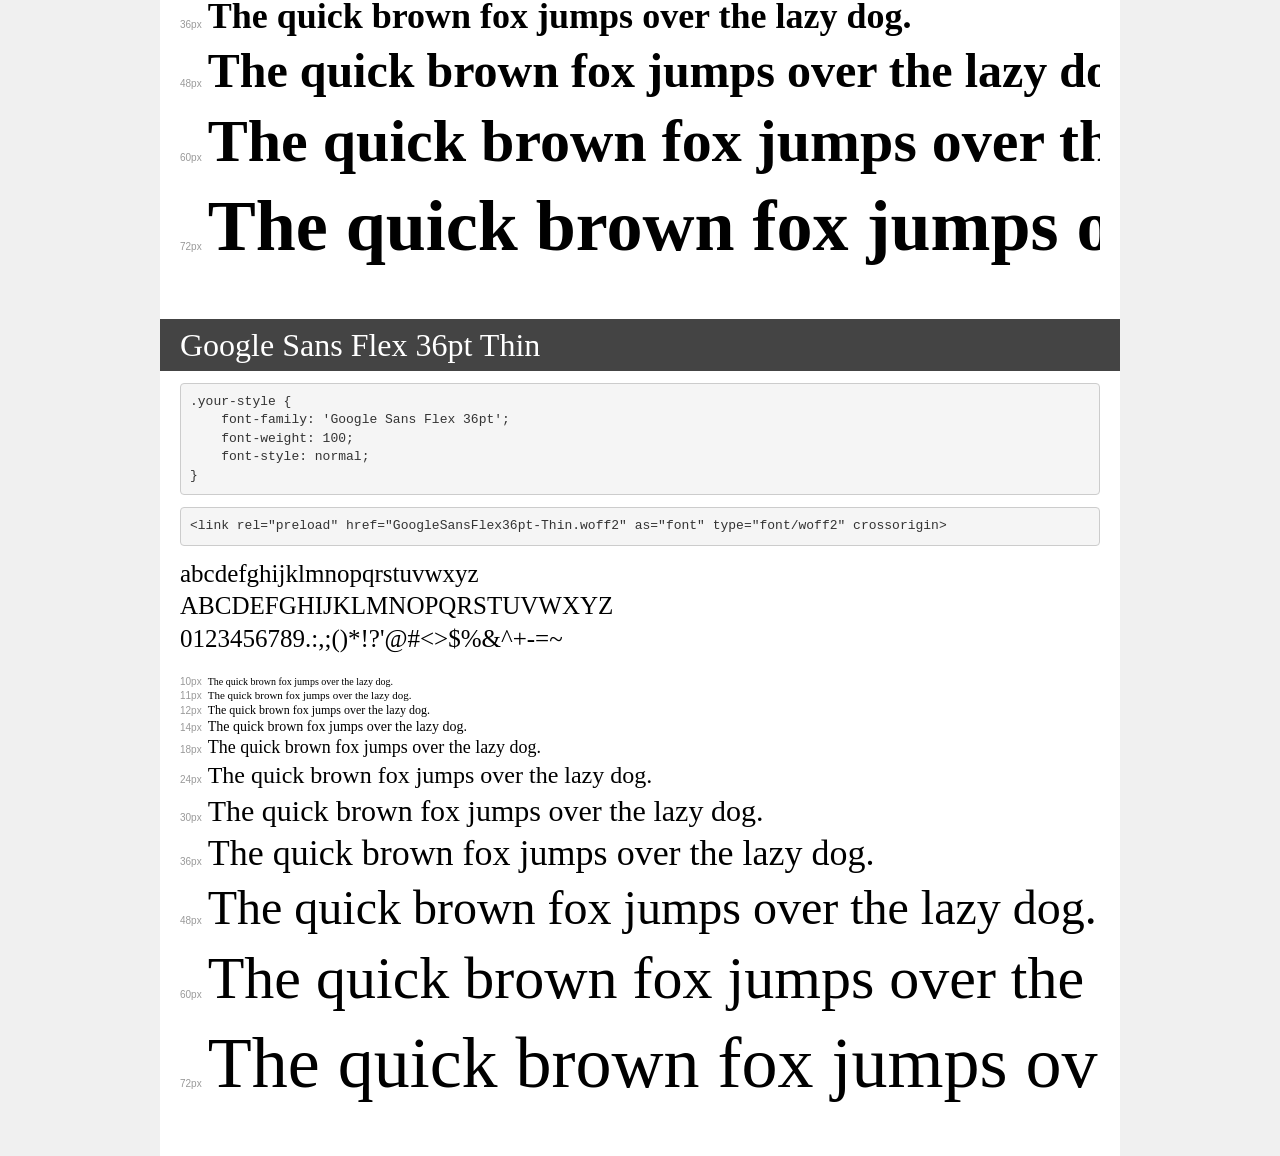
<file: assets/font/GG-Sans-Flex/demo.html>
<!DOCTYPE html>
<html lang="en">
<head>
    <meta charset="utf-8">
    <meta http-equiv="X-UA-Compatible" content="IE=edge">
    <meta name="viewport" content="width=device-width, initial-scale=1">
    <meta name="robots" content="noindex, noarchive">
    <meta name="format-detection" content="telephone=no">
    <title>Transfonter demo</title>
    <link href="stylesheet.css" rel="stylesheet">
    <style>
        /*
        http://meyerweb.com/eric/tools/css/reset/
        v2.0 | 20110126
        License: none (public domain)
        */
        html, body, div, span, applet, object, iframe,
        h1, h2, h3, h4, h5, h6, p, blockquote, pre,
        a, abbr, acronym, address, big, cite, code,
        del, dfn, em, img, ins, kbd, q, s, samp,
        small, strike, strong, sub, sup, tt, var,
        b, u, i, center,
        dl, dt, dd, ol, ul, li,
        fieldset, form, label, legend,
        table, caption, tbody, tfoot, thead, tr, th, td,
        article, aside, canvas, details, embed,
        figure, figcaption, footer, header, hgroup,
        menu, nav, output, ruby, section, summary,
        time, mark, audio, video {
            margin: 0;
            padding: 0;
            border: 0;
            font-size: 100%;
            font: inherit;
            vertical-align: baseline;
        }
        /* HTML5 display-role reset for older browsers */
        article, aside, details, figcaption, figure,
        footer, header, hgroup, menu, nav, section {
            display: block;
        }
        body {
            line-height: 1;
        }
        ol, ul {
            list-style: none;
        }
        blockquote, q {
            quotes: none;
        }
        blockquote:before, blockquote:after,
        q:before, q:after {
            content: '';
            content: none;
        }
        table {
            border-collapse: collapse;
            border-spacing: 0;
        }
        /* demo styles */
        body {
            background: #f0f0f0;
            color: #000;
        }
        .page {
            background: #fff;
            width: 920px;
            margin: 0 auto;
            padding: 20px 20px 0 20px;
            overflow: hidden;
        }
        .font-container {
            overflow-x: auto;
            overflow-y: hidden;
            margin-bottom: 40px;
            line-height: 1.3;
            white-space: nowrap;
            padding-bottom: 5px;
        }
        h1 {
            position: relative;
            background: #444;
            font-size: 32px;
            color: #fff;
            padding: 10px 20px;
            margin: 0 -20px 12px -20px;
        }
        .letters {
            font-size: 25px;
            margin-bottom: 20px;
        }
        .s10:before {
            content: '10px';
        }
        .s11:before {
            content: '11px';
        }
        .s12:before {
            content: '12px';
        }
        .s14:before {
            content: '14px';
        }
        .s18:before {
            content: '18px';
        }
        .s24:before {
            content: '24px';
        }
        .s30:before {
            content: '30px';
        }
        .s36:before {
            content: '36px';
        }
        .s48:before {
            content: '48px';
        }
        .s60:before {
            content: '60px';
        }
        .s72:before {
            content: '72px';
        }
        .s10:before, .s11:before, .s12:before, .s14:before,
        .s18:before, .s24:before, .s30:before, .s36:before,
        .s48:before, .s60:before, .s72:before {
            font-family: Arial, sans-serif;
            font-size: 10px;
            font-weight: normal;
            font-style: normal;
            color: #999;
            padding-right: 6px;
        }
        pre {
            display: block;
            padding: 9px;
            margin: 0 0 12px;
            font-family: Monaco, Menlo, Consolas, "Courier New", monospace;
            font-size: 13px;
            line-height: 1.428571429;
            color: #333;
            font-weight: normal;
            font-style: normal;
            background-color: #f5f5f5;
            border: 1px solid #ccc;
            overflow-x: auto;
            border-radius: 4px;
        }
        /* responsive */
        @media (max-width: 959px) {
            .page {
                width: auto;
                margin: 0;
            }
        }
    </style>
</head>
<body>
<div class="page">
    <div class="demo">
        <h1 style="font-family: 'Google Sans Flex 36pt'; font-weight: 900; font-style: normal;">Google Sans Flex 36pt Black</h1>
        <pre title="Usage">.your-style {
    font-family: 'Google Sans Flex 36pt';
    font-weight: 900;
    font-style: normal;
}</pre>
        <pre title="Preload (optional)">
&lt;link rel=&quot;preload&quot; href=&quot;GoogleSansFlex36pt-Black.woff2&quot; as=&quot;font&quot; type=&quot;font/woff2&quot; crossorigin&gt;</pre>
        <div class="font-container" style="font-family: 'Google Sans Flex 36pt'; font-weight: 900; font-style: normal;">
            <p class="letters">
                abcdefghijklmnopqrstuvwxyz<br>
ABCDEFGHIJKLMNOPQRSTUVWXYZ<br>
                0123456789.:,;()*!?'@#&lt;&gt;$%&^+-=~
            </p>
            <p class="s10" style="font-size: 10px;">The quick brown fox jumps over the lazy dog.</p>
            <p class="s11" style="font-size: 11px;">The quick brown fox jumps over the lazy dog.</p>
            <p class="s12" style="font-size: 12px;">The quick brown fox jumps over the lazy dog.</p>
            <p class="s14" style="font-size: 14px;">The quick brown fox jumps over the lazy dog.</p>
            <p class="s18" style="font-size: 18px;">The quick brown fox jumps over the lazy dog.</p>
            <p class="s24" style="font-size: 24px;">The quick brown fox jumps over the lazy dog.</p>
            <p class="s30" style="font-size: 30px;">The quick brown fox jumps over the lazy dog.</p>
            <p class="s36" style="font-size: 36px;">The quick brown fox jumps over the lazy dog.</p>
            <p class="s48" style="font-size: 48px;">The quick brown fox jumps over the lazy dog.</p>
            <p class="s60" style="font-size: 60px;">The quick brown fox jumps over the lazy dog.</p>
            <p class="s72" style="font-size: 72px;">The quick brown fox jumps over the lazy dog.</p>
        </div>
    </div>

    <div class="demo">
        <h1 style="font-family: 'Google Sans Flex 36pt'; font-weight: bold; font-style: normal;">Google Sans Flex 36pt Bold</h1>
        <pre title="Usage">.your-style {
    font-family: 'Google Sans Flex 36pt';
    font-weight: bold;
    font-style: normal;
}</pre>
        <pre title="Preload (optional)">
&lt;link rel=&quot;preload&quot; href=&quot;GoogleSansFlex36pt-Bold.woff2&quot; as=&quot;font&quot; type=&quot;font/woff2&quot; crossorigin&gt;</pre>
        <div class="font-container" style="font-family: 'Google Sans Flex 36pt'; font-weight: bold; font-style: normal;">
            <p class="letters">
                abcdefghijklmnopqrstuvwxyz<br>
ABCDEFGHIJKLMNOPQRSTUVWXYZ<br>
                0123456789.:,;()*!?'@#&lt;&gt;$%&^+-=~
            </p>
            <p class="s10" style="font-size: 10px;">The quick brown fox jumps over the lazy dog.</p>
            <p class="s11" style="font-size: 11px;">The quick brown fox jumps over the lazy dog.</p>
            <p class="s12" style="font-size: 12px;">The quick brown fox jumps over the lazy dog.</p>
            <p class="s14" style="font-size: 14px;">The quick brown fox jumps over the lazy dog.</p>
            <p class="s18" style="font-size: 18px;">The quick brown fox jumps over the lazy dog.</p>
            <p class="s24" style="font-size: 24px;">The quick brown fox jumps over the lazy dog.</p>
            <p class="s30" style="font-size: 30px;">The quick brown fox jumps over the lazy dog.</p>
            <p class="s36" style="font-size: 36px;">The quick brown fox jumps over the lazy dog.</p>
            <p class="s48" style="font-size: 48px;">The quick brown fox jumps over the lazy dog.</p>
            <p class="s60" style="font-size: 60px;">The quick brown fox jumps over the lazy dog.</p>
            <p class="s72" style="font-size: 72px;">The quick brown fox jumps over the lazy dog.</p>
        </div>
    </div>

    <div class="demo">
        <h1 style="font-family: 'Google Sans Flex 36pt'; font-weight: bold; font-style: normal;">Google Sans Flex 36pt ExtraBold</h1>
        <pre title="Usage">.your-style {
    font-family: 'Google Sans Flex 36pt';
    font-weight: bold;
    font-style: normal;
}</pre>
        <pre title="Preload (optional)">
&lt;link rel=&quot;preload&quot; href=&quot;GoogleSansFlex36pt-ExtraBold.woff2&quot; as=&quot;font&quot; type=&quot;font/woff2&quot; crossorigin&gt;</pre>
        <div class="font-container" style="font-family: 'Google Sans Flex 36pt'; font-weight: bold; font-style: normal;">
            <p class="letters">
                abcdefghijklmnopqrstuvwxyz<br>
ABCDEFGHIJKLMNOPQRSTUVWXYZ<br>
                0123456789.:,;()*!?'@#&lt;&gt;$%&^+-=~
            </p>
            <p class="s10" style="font-size: 10px;">The quick brown fox jumps over the lazy dog.</p>
            <p class="s11" style="font-size: 11px;">The quick brown fox jumps over the lazy dog.</p>
            <p class="s12" style="font-size: 12px;">The quick brown fox jumps over the lazy dog.</p>
            <p class="s14" style="font-size: 14px;">The quick brown fox jumps over the lazy dog.</p>
            <p class="s18" style="font-size: 18px;">The quick brown fox jumps over the lazy dog.</p>
            <p class="s24" style="font-size: 24px;">The quick brown fox jumps over the lazy dog.</p>
            <p class="s30" style="font-size: 30px;">The quick brown fox jumps over the lazy dog.</p>
            <p class="s36" style="font-size: 36px;">The quick brown fox jumps over the lazy dog.</p>
            <p class="s48" style="font-size: 48px;">The quick brown fox jumps over the lazy dog.</p>
            <p class="s60" style="font-size: 60px;">The quick brown fox jumps over the lazy dog.</p>
            <p class="s72" style="font-size: 72px;">The quick brown fox jumps over the lazy dog.</p>
        </div>
    </div>

    <div class="demo">
        <h1 style="font-family: 'Google Sans Flex 36pt'; font-weight: 200; font-style: normal;">Google Sans Flex 36pt ExtraLight</h1>
        <pre title="Usage">.your-style {
    font-family: 'Google Sans Flex 36pt';
    font-weight: 200;
    font-style: normal;
}</pre>
        <pre title="Preload (optional)">
&lt;link rel=&quot;preload&quot; href=&quot;GoogleSansFlex36pt-ExtraLight.woff2&quot; as=&quot;font&quot; type=&quot;font/woff2&quot; crossorigin&gt;</pre>
        <div class="font-container" style="font-family: 'Google Sans Flex 36pt'; font-weight: 200; font-style: normal;">
            <p class="letters">
                abcdefghijklmnopqrstuvwxyz<br>
ABCDEFGHIJKLMNOPQRSTUVWXYZ<br>
                0123456789.:,;()*!?'@#&lt;&gt;$%&^+-=~
            </p>
            <p class="s10" style="font-size: 10px;">The quick brown fox jumps over the lazy dog.</p>
            <p class="s11" style="font-size: 11px;">The quick brown fox jumps over the lazy dog.</p>
            <p class="s12" style="font-size: 12px;">The quick brown fox jumps over the lazy dog.</p>
            <p class="s14" style="font-size: 14px;">The quick brown fox jumps over the lazy dog.</p>
            <p class="s18" style="font-size: 18px;">The quick brown fox jumps over the lazy dog.</p>
            <p class="s24" style="font-size: 24px;">The quick brown fox jumps over the lazy dog.</p>
            <p class="s30" style="font-size: 30px;">The quick brown fox jumps over the lazy dog.</p>
            <p class="s36" style="font-size: 36px;">The quick brown fox jumps over the lazy dog.</p>
            <p class="s48" style="font-size: 48px;">The quick brown fox jumps over the lazy dog.</p>
            <p class="s60" style="font-size: 60px;">The quick brown fox jumps over the lazy dog.</p>
            <p class="s72" style="font-size: 72px;">The quick brown fox jumps over the lazy dog.</p>
        </div>
    </div>

    <div class="demo">
        <h1 style="font-family: 'Google Sans Flex 36pt'; font-weight: 300; font-style: normal;">Google Sans Flex 36pt Light</h1>
        <pre title="Usage">.your-style {
    font-family: 'Google Sans Flex 36pt';
    font-weight: 300;
    font-style: normal;
}</pre>
        <pre title="Preload (optional)">
&lt;link rel=&quot;preload&quot; href=&quot;GoogleSansFlex36pt-Light.woff2&quot; as=&quot;font&quot; type=&quot;font/woff2&quot; crossorigin&gt;</pre>
        <div class="font-container" style="font-family: 'Google Sans Flex 36pt'; font-weight: 300; font-style: normal;">
            <p class="letters">
                abcdefghijklmnopqrstuvwxyz<br>
ABCDEFGHIJKLMNOPQRSTUVWXYZ<br>
                0123456789.:,;()*!?'@#&lt;&gt;$%&^+-=~
            </p>
            <p class="s10" style="font-size: 10px;">The quick brown fox jumps over the lazy dog.</p>
            <p class="s11" style="font-size: 11px;">The quick brown fox jumps over the lazy dog.</p>
            <p class="s12" style="font-size: 12px;">The quick brown fox jumps over the lazy dog.</p>
            <p class="s14" style="font-size: 14px;">The quick brown fox jumps over the lazy dog.</p>
            <p class="s18" style="font-size: 18px;">The quick brown fox jumps over the lazy dog.</p>
            <p class="s24" style="font-size: 24px;">The quick brown fox jumps over the lazy dog.</p>
            <p class="s30" style="font-size: 30px;">The quick brown fox jumps over the lazy dog.</p>
            <p class="s36" style="font-size: 36px;">The quick brown fox jumps over the lazy dog.</p>
            <p class="s48" style="font-size: 48px;">The quick brown fox jumps over the lazy dog.</p>
            <p class="s60" style="font-size: 60px;">The quick brown fox jumps over the lazy dog.</p>
            <p class="s72" style="font-size: 72px;">The quick brown fox jumps over the lazy dog.</p>
        </div>
    </div>

    <div class="demo">
        <h1 style="font-family: 'Google Sans Flex 36pt'; font-weight: 500; font-style: normal;">Google Sans Flex 36pt Medium</h1>
        <pre title="Usage">.your-style {
    font-family: 'Google Sans Flex 36pt';
    font-weight: 500;
    font-style: normal;
}</pre>
        <pre title="Preload (optional)">
&lt;link rel=&quot;preload&quot; href=&quot;GoogleSansFlex36pt-Medium.woff2&quot; as=&quot;font&quot; type=&quot;font/woff2&quot; crossorigin&gt;</pre>
        <div class="font-container" style="font-family: 'Google Sans Flex 36pt'; font-weight: 500; font-style: normal;">
            <p class="letters">
                abcdefghijklmnopqrstuvwxyz<br>
ABCDEFGHIJKLMNOPQRSTUVWXYZ<br>
                0123456789.:,;()*!?'@#&lt;&gt;$%&^+-=~
            </p>
            <p class="s10" style="font-size: 10px;">The quick brown fox jumps over the lazy dog.</p>
            <p class="s11" style="font-size: 11px;">The quick brown fox jumps over the lazy dog.</p>
            <p class="s12" style="font-size: 12px;">The quick brown fox jumps over the lazy dog.</p>
            <p class="s14" style="font-size: 14px;">The quick brown fox jumps over the lazy dog.</p>
            <p class="s18" style="font-size: 18px;">The quick brown fox jumps over the lazy dog.</p>
            <p class="s24" style="font-size: 24px;">The quick brown fox jumps over the lazy dog.</p>
            <p class="s30" style="font-size: 30px;">The quick brown fox jumps over the lazy dog.</p>
            <p class="s36" style="font-size: 36px;">The quick brown fox jumps over the lazy dog.</p>
            <p class="s48" style="font-size: 48px;">The quick brown fox jumps over the lazy dog.</p>
            <p class="s60" style="font-size: 60px;">The quick brown fox jumps over the lazy dog.</p>
            <p class="s72" style="font-size: 72px;">The quick brown fox jumps over the lazy dog.</p>
        </div>
    </div>

    <div class="demo">
        <h1 style="font-family: 'Google Sans Flex 36pt'; font-weight: normal; font-style: normal;">Google Sans Flex 36pt Regular</h1>
        <pre title="Usage">.your-style {
    font-family: 'Google Sans Flex 36pt';
    font-weight: normal;
    font-style: normal;
}</pre>
        <pre title="Preload (optional)">
&lt;link rel=&quot;preload&quot; href=&quot;GoogleSansFlex36pt-Regular.woff2&quot; as=&quot;font&quot; type=&quot;font/woff2&quot; crossorigin&gt;</pre>
        <div class="font-container" style="font-family: 'Google Sans Flex 36pt'; font-weight: normal; font-style: normal;">
            <p class="letters">
                abcdefghijklmnopqrstuvwxyz<br>
ABCDEFGHIJKLMNOPQRSTUVWXYZ<br>
                0123456789.:,;()*!?'@#&lt;&gt;$%&^+-=~
            </p>
            <p class="s10" style="font-size: 10px;">The quick brown fox jumps over the lazy dog.</p>
            <p class="s11" style="font-size: 11px;">The quick brown fox jumps over the lazy dog.</p>
            <p class="s12" style="font-size: 12px;">The quick brown fox jumps over the lazy dog.</p>
            <p class="s14" style="font-size: 14px;">The quick brown fox jumps over the lazy dog.</p>
            <p class="s18" style="font-size: 18px;">The quick brown fox jumps over the lazy dog.</p>
            <p class="s24" style="font-size: 24px;">The quick brown fox jumps over the lazy dog.</p>
            <p class="s30" style="font-size: 30px;">The quick brown fox jumps over the lazy dog.</p>
            <p class="s36" style="font-size: 36px;">The quick brown fox jumps over the lazy dog.</p>
            <p class="s48" style="font-size: 48px;">The quick brown fox jumps over the lazy dog.</p>
            <p class="s60" style="font-size: 60px;">The quick brown fox jumps over the lazy dog.</p>
            <p class="s72" style="font-size: 72px;">The quick brown fox jumps over the lazy dog.</p>
        </div>
    </div>

    <div class="demo">
        <h1 style="font-family: 'Google Sans Flex 36pt'; font-weight: 600; font-style: normal;">Google Sans Flex 36pt SemiBold</h1>
        <pre title="Usage">.your-style {
    font-family: 'Google Sans Flex 36pt';
    font-weight: 600;
    font-style: normal;
}</pre>
        <pre title="Preload (optional)">
&lt;link rel=&quot;preload&quot; href=&quot;GoogleSansFlex36pt-SemiBold.woff2&quot; as=&quot;font&quot; type=&quot;font/woff2&quot; crossorigin&gt;</pre>
        <div class="font-container" style="font-family: 'Google Sans Flex 36pt'; font-weight: 600; font-style: normal;">
            <p class="letters">
                abcdefghijklmnopqrstuvwxyz<br>
ABCDEFGHIJKLMNOPQRSTUVWXYZ<br>
                0123456789.:,;()*!?'@#&lt;&gt;$%&^+-=~
            </p>
            <p class="s10" style="font-size: 10px;">The quick brown fox jumps over the lazy dog.</p>
            <p class="s11" style="font-size: 11px;">The quick brown fox jumps over the lazy dog.</p>
            <p class="s12" style="font-size: 12px;">The quick brown fox jumps over the lazy dog.</p>
            <p class="s14" style="font-size: 14px;">The quick brown fox jumps over the lazy dog.</p>
            <p class="s18" style="font-size: 18px;">The quick brown fox jumps over the lazy dog.</p>
            <p class="s24" style="font-size: 24px;">The quick brown fox jumps over the lazy dog.</p>
            <p class="s30" style="font-size: 30px;">The quick brown fox jumps over the lazy dog.</p>
            <p class="s36" style="font-size: 36px;">The quick brown fox jumps over the lazy dog.</p>
            <p class="s48" style="font-size: 48px;">The quick brown fox jumps over the lazy dog.</p>
            <p class="s60" style="font-size: 60px;">The quick brown fox jumps over the lazy dog.</p>
            <p class="s72" style="font-size: 72px;">The quick brown fox jumps over the lazy dog.</p>
        </div>
    </div>

    <div class="demo">
        <h1 style="font-family: 'Google Sans Flex 36pt'; font-weight: 100; font-style: normal;">Google Sans Flex 36pt Thin</h1>
        <pre title="Usage">.your-style {
    font-family: 'Google Sans Flex 36pt';
    font-weight: 100;
    font-style: normal;
}</pre>
        <pre title="Preload (optional)">
&lt;link rel=&quot;preload&quot; href=&quot;GoogleSansFlex36pt-Thin.woff2&quot; as=&quot;font&quot; type=&quot;font/woff2&quot; crossorigin&gt;</pre>
        <div class="font-container" style="font-family: 'Google Sans Flex 36pt'; font-weight: 100; font-style: normal;">
            <p class="letters">
                abcdefghijklmnopqrstuvwxyz<br>
ABCDEFGHIJKLMNOPQRSTUVWXYZ<br>
                0123456789.:,;()*!?'@#&lt;&gt;$%&^+-=~
            </p>
            <p class="s10" style="font-size: 10px;">The quick brown fox jumps over the lazy dog.</p>
            <p class="s11" style="font-size: 11px;">The quick brown fox jumps over the lazy dog.</p>
            <p class="s12" style="font-size: 12px;">The quick brown fox jumps over the lazy dog.</p>
            <p class="s14" style="font-size: 14px;">The quick brown fox jumps over the lazy dog.</p>
            <p class="s18" style="font-size: 18px;">The quick brown fox jumps over the lazy dog.</p>
            <p class="s24" style="font-size: 24px;">The quick brown fox jumps over the lazy dog.</p>
            <p class="s30" style="font-size: 30px;">The quick brown fox jumps over the lazy dog.</p>
            <p class="s36" style="font-size: 36px;">The quick brown fox jumps over the lazy dog.</p>
            <p class="s48" style="font-size: 48px;">The quick brown fox jumps over the lazy dog.</p>
            <p class="s60" style="font-size: 60px;">The quick brown fox jumps over the lazy dog.</p>
            <p class="s72" style="font-size: 72px;">The quick brown fox jumps over the lazy dog.</p>
        </div>
    </div>

</div>
</body>
</html>
</file>
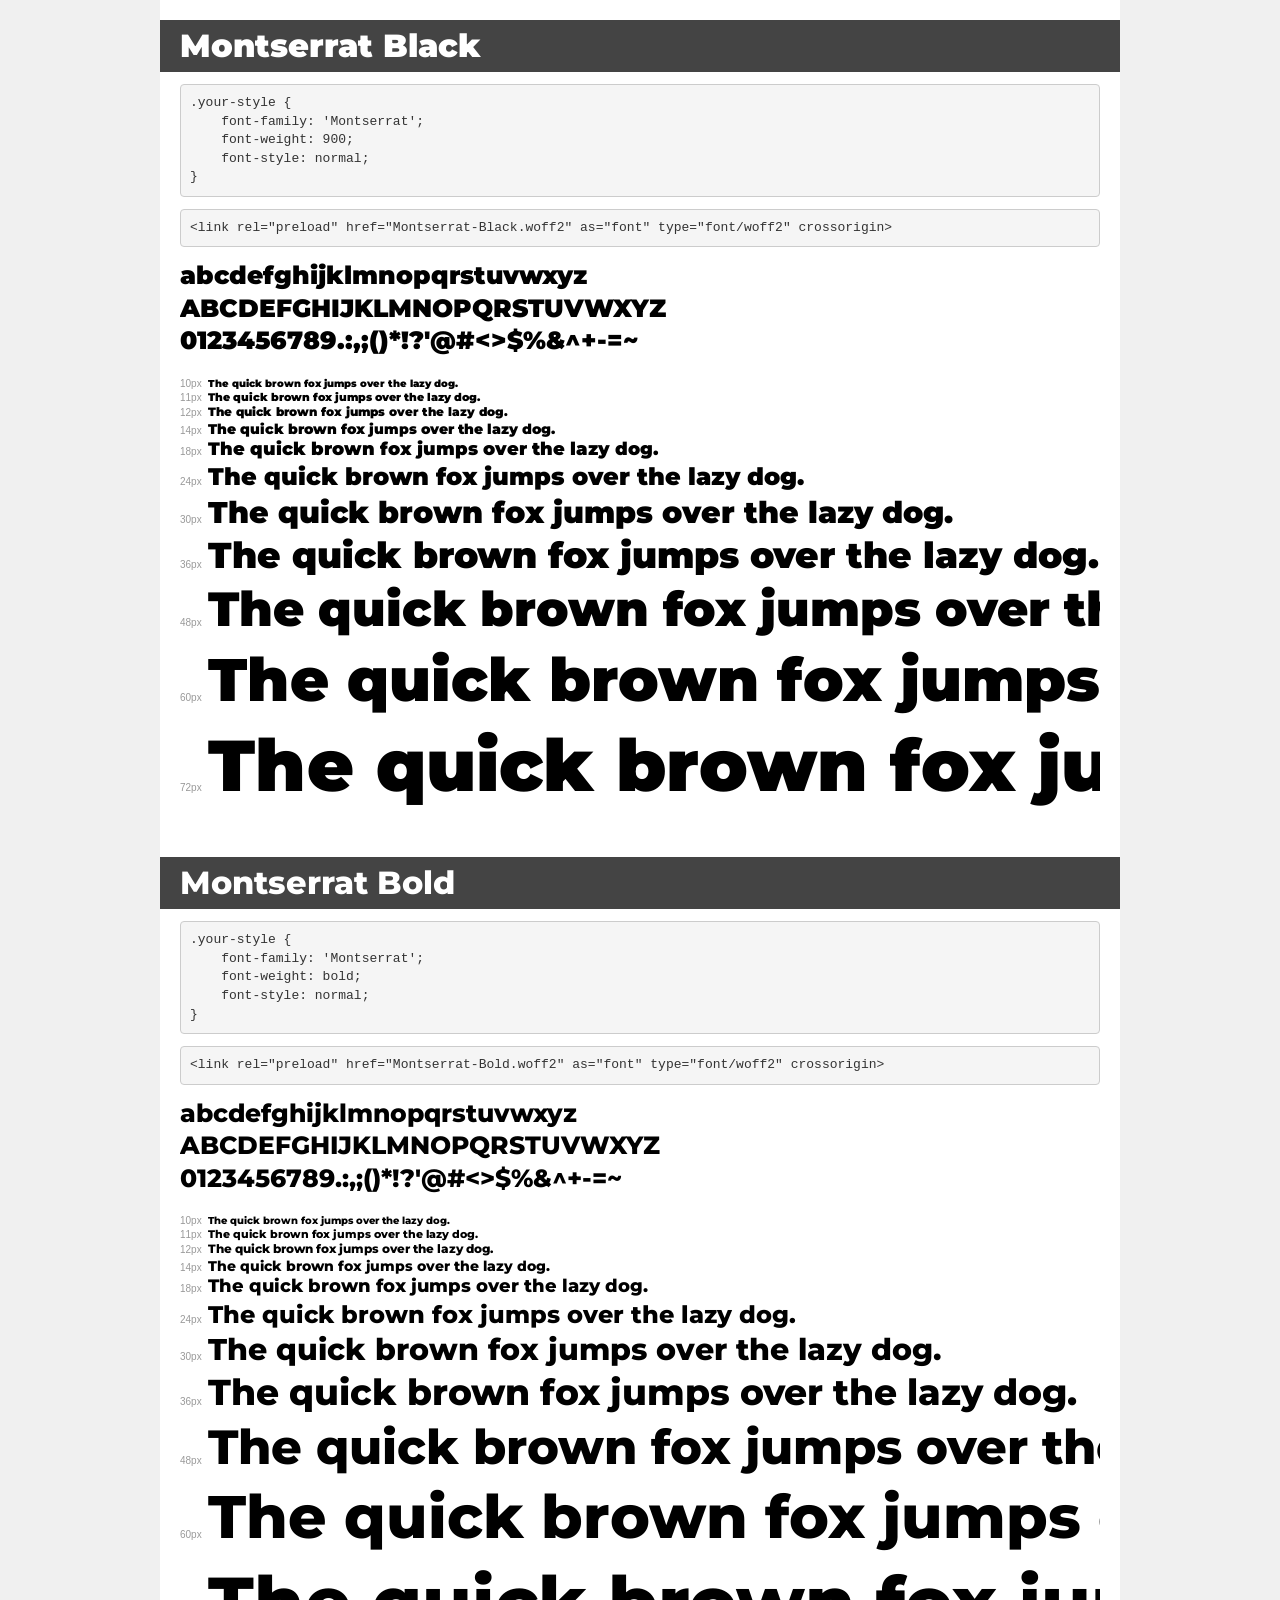
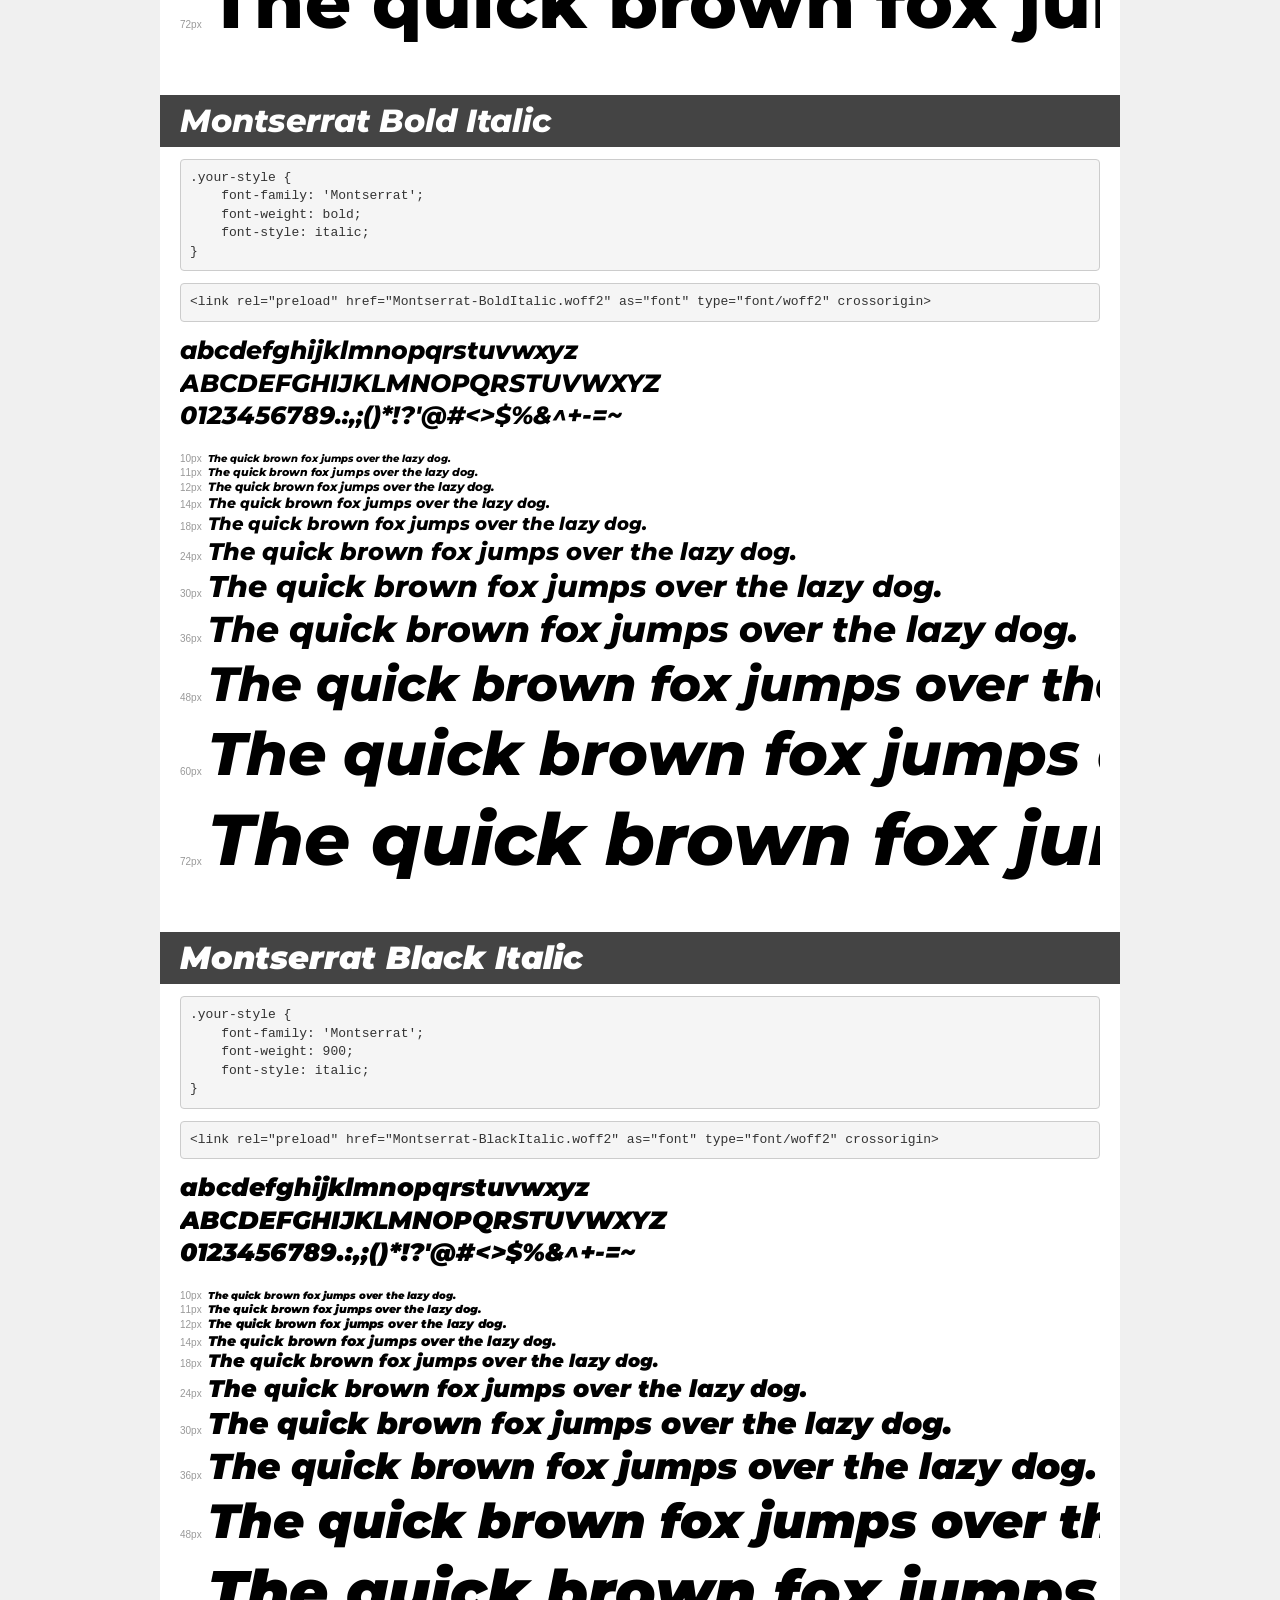
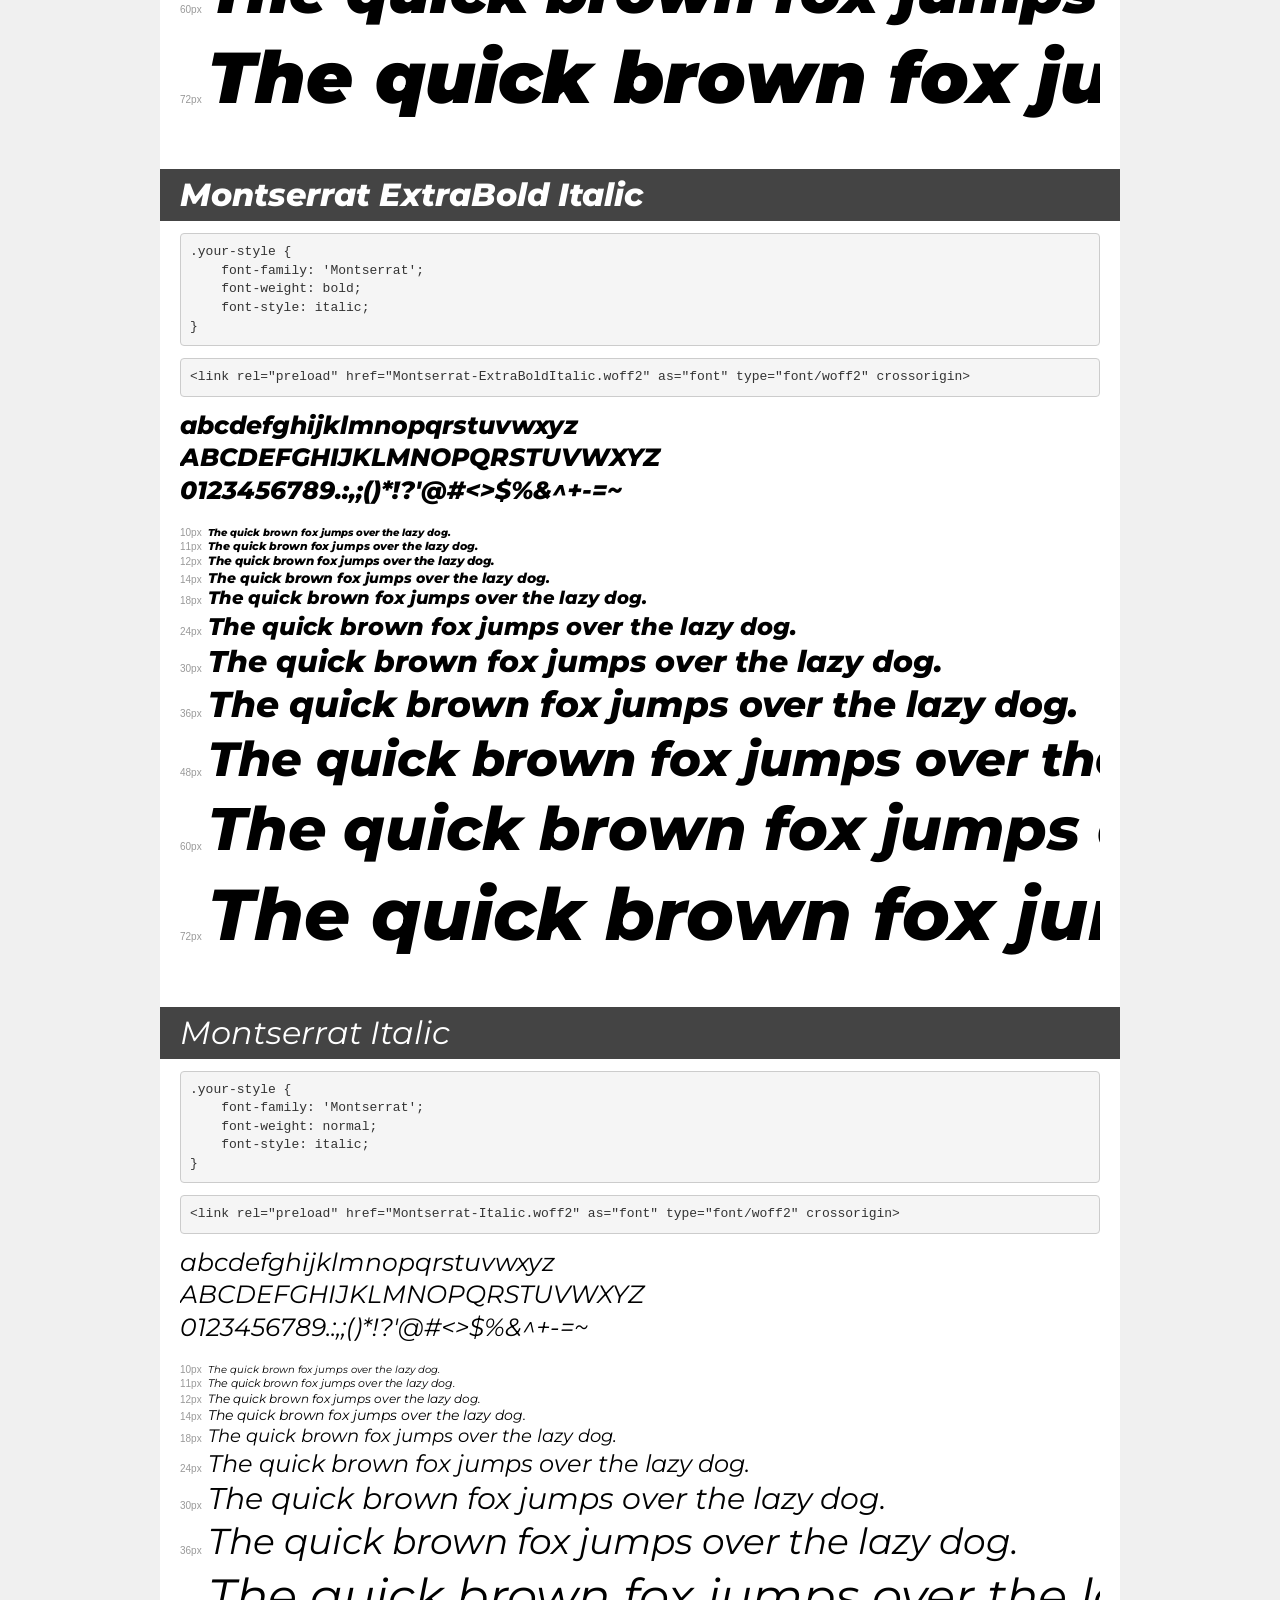
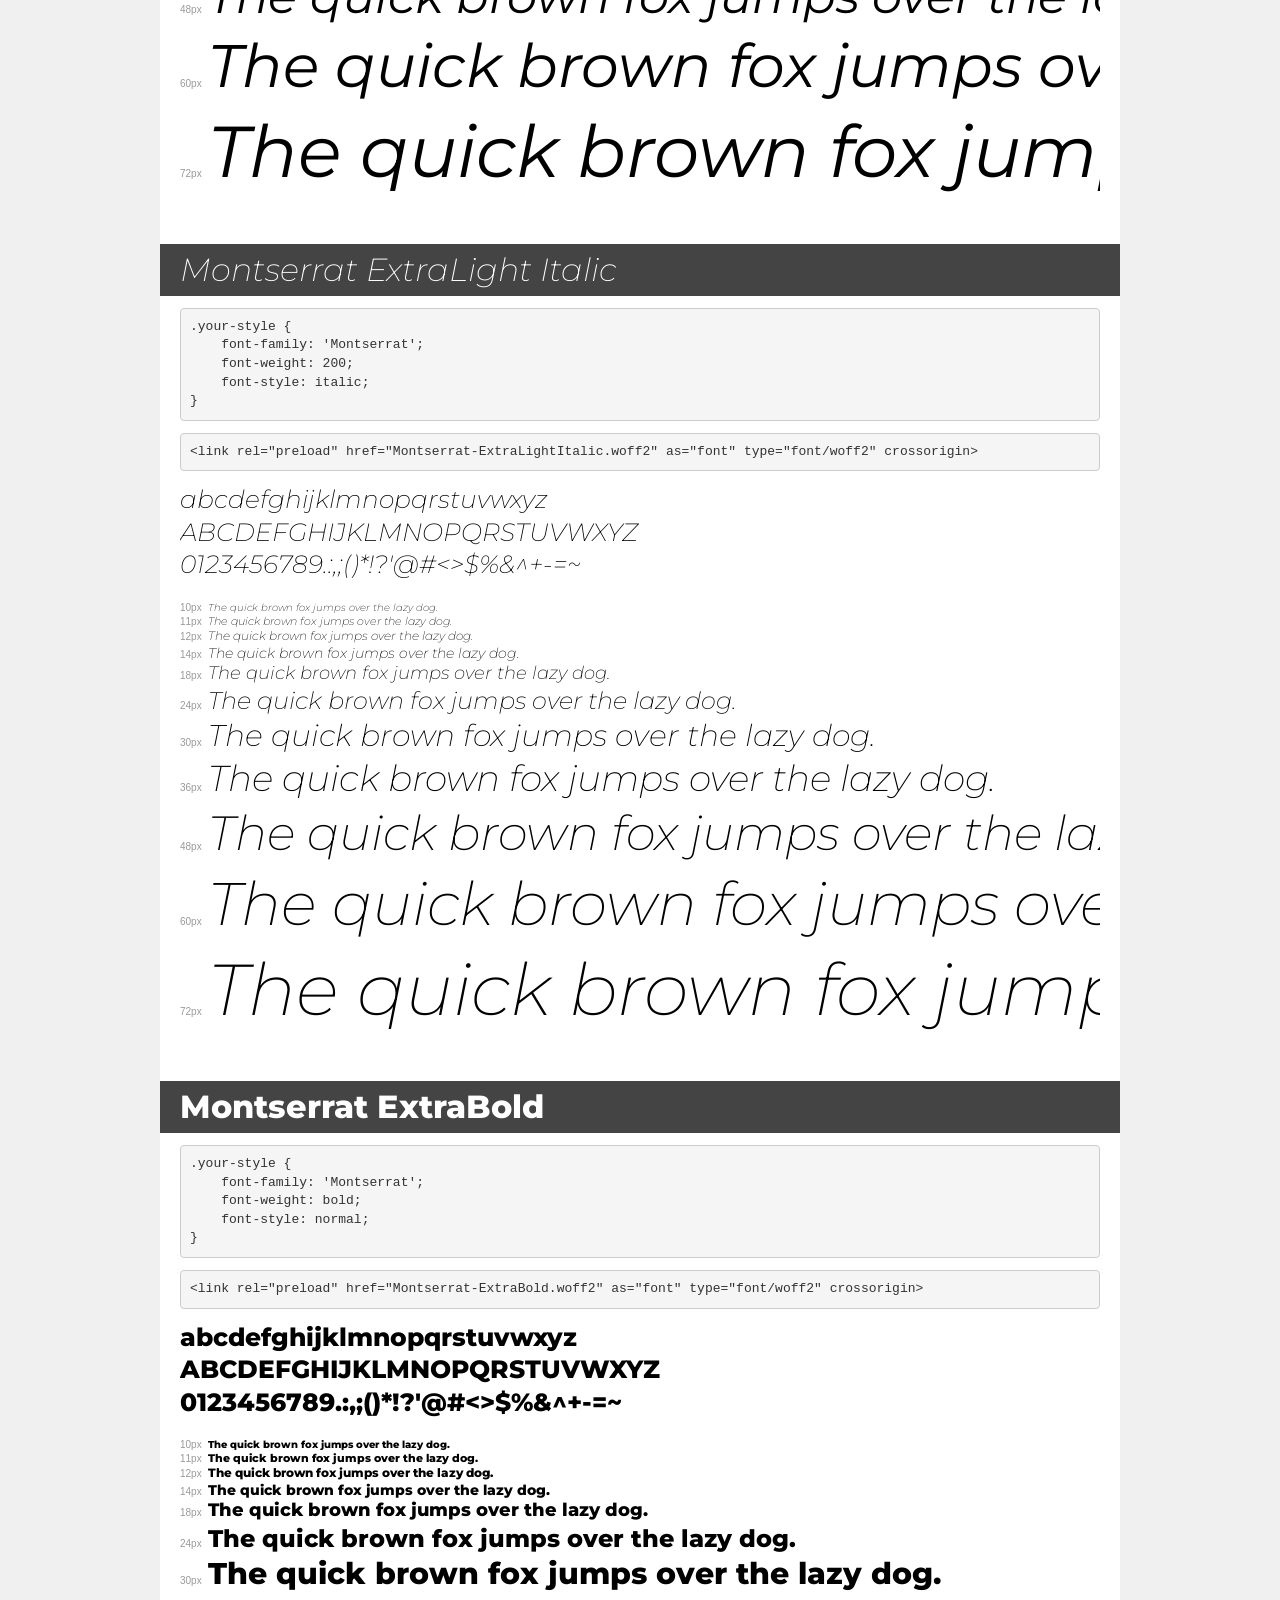
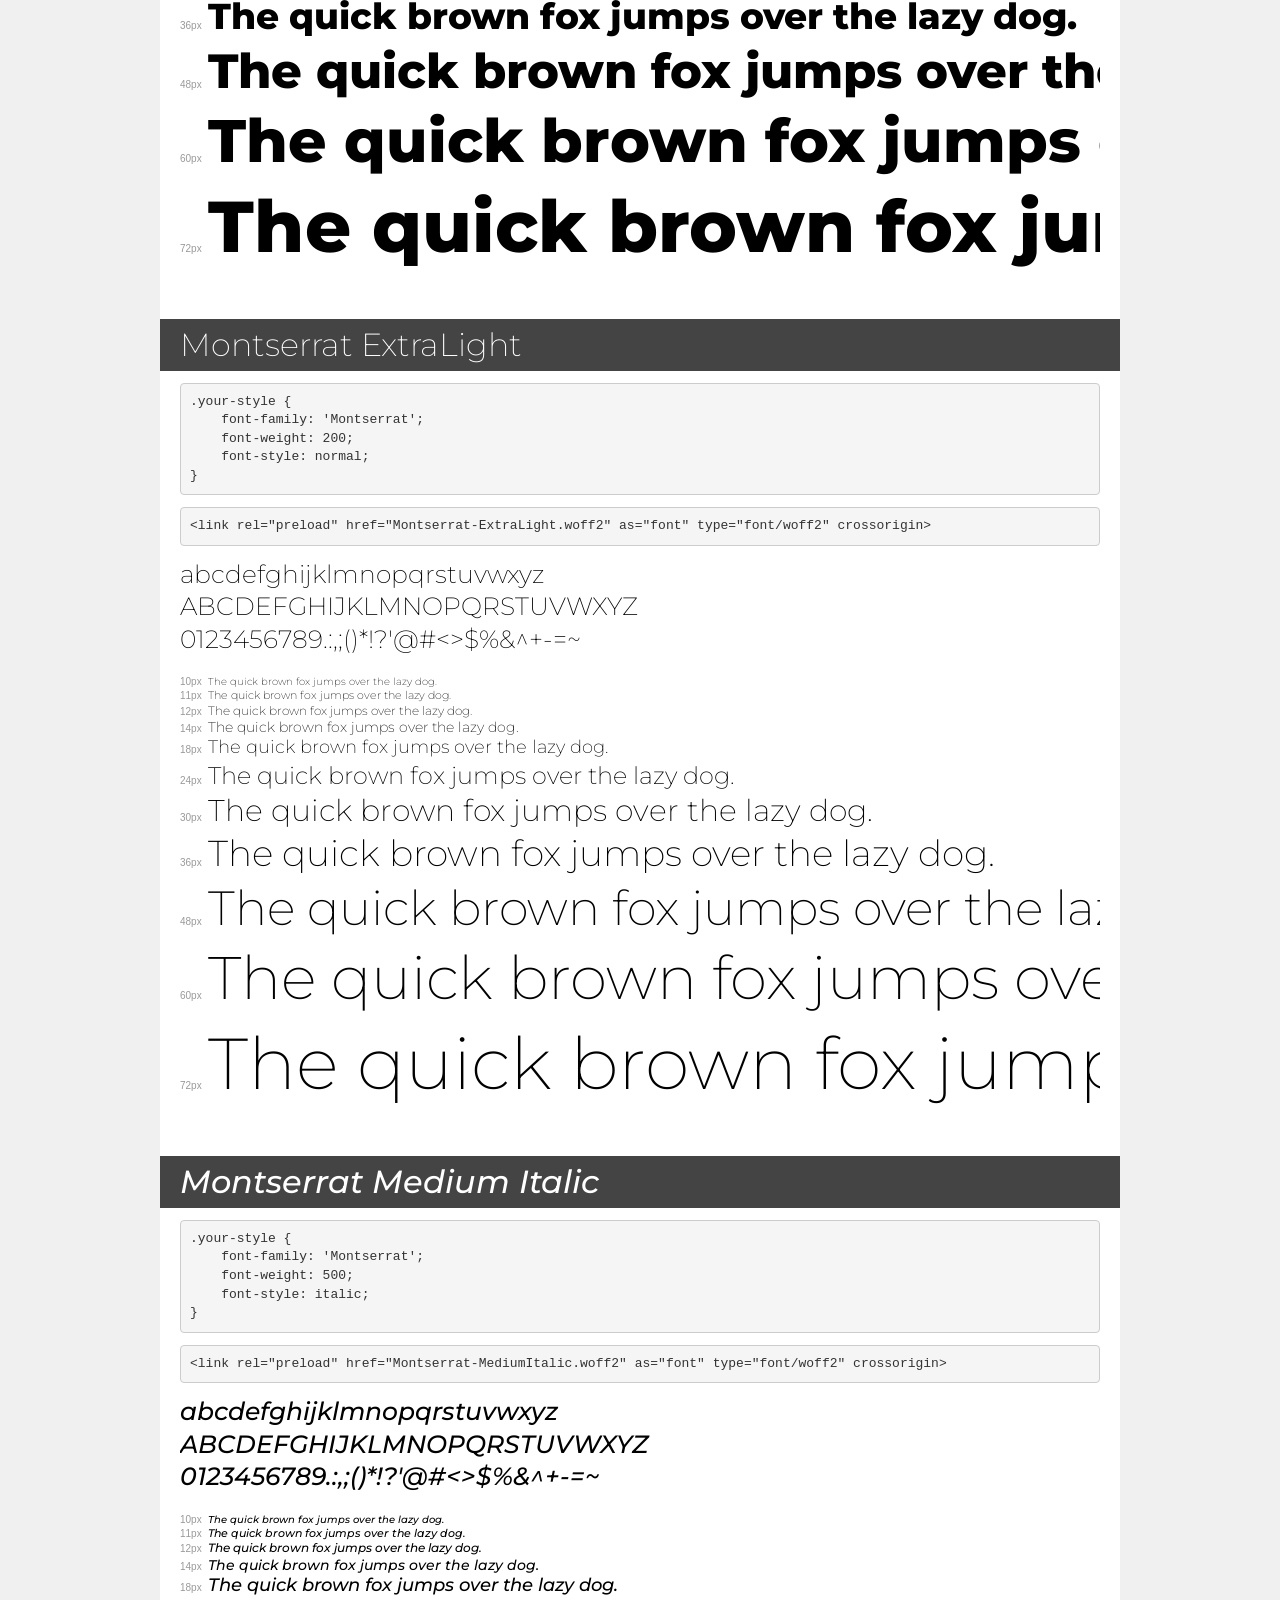
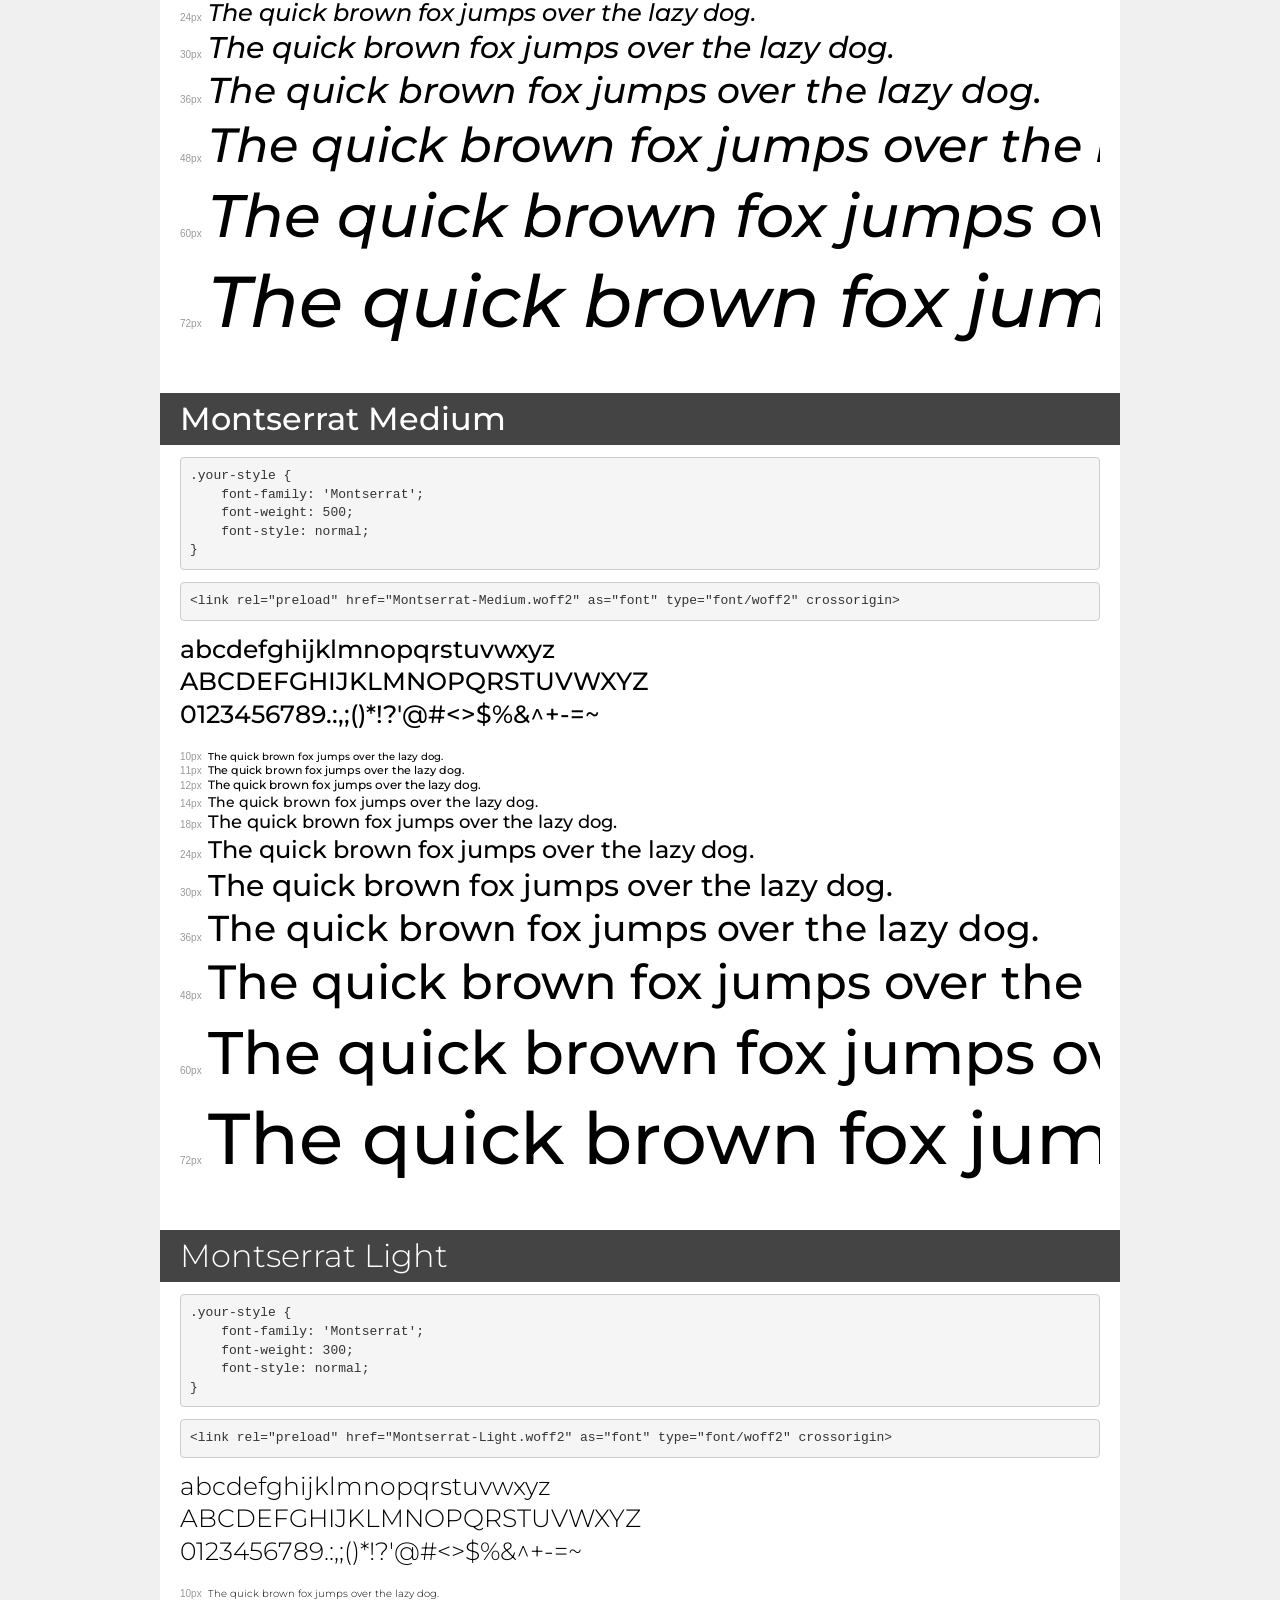
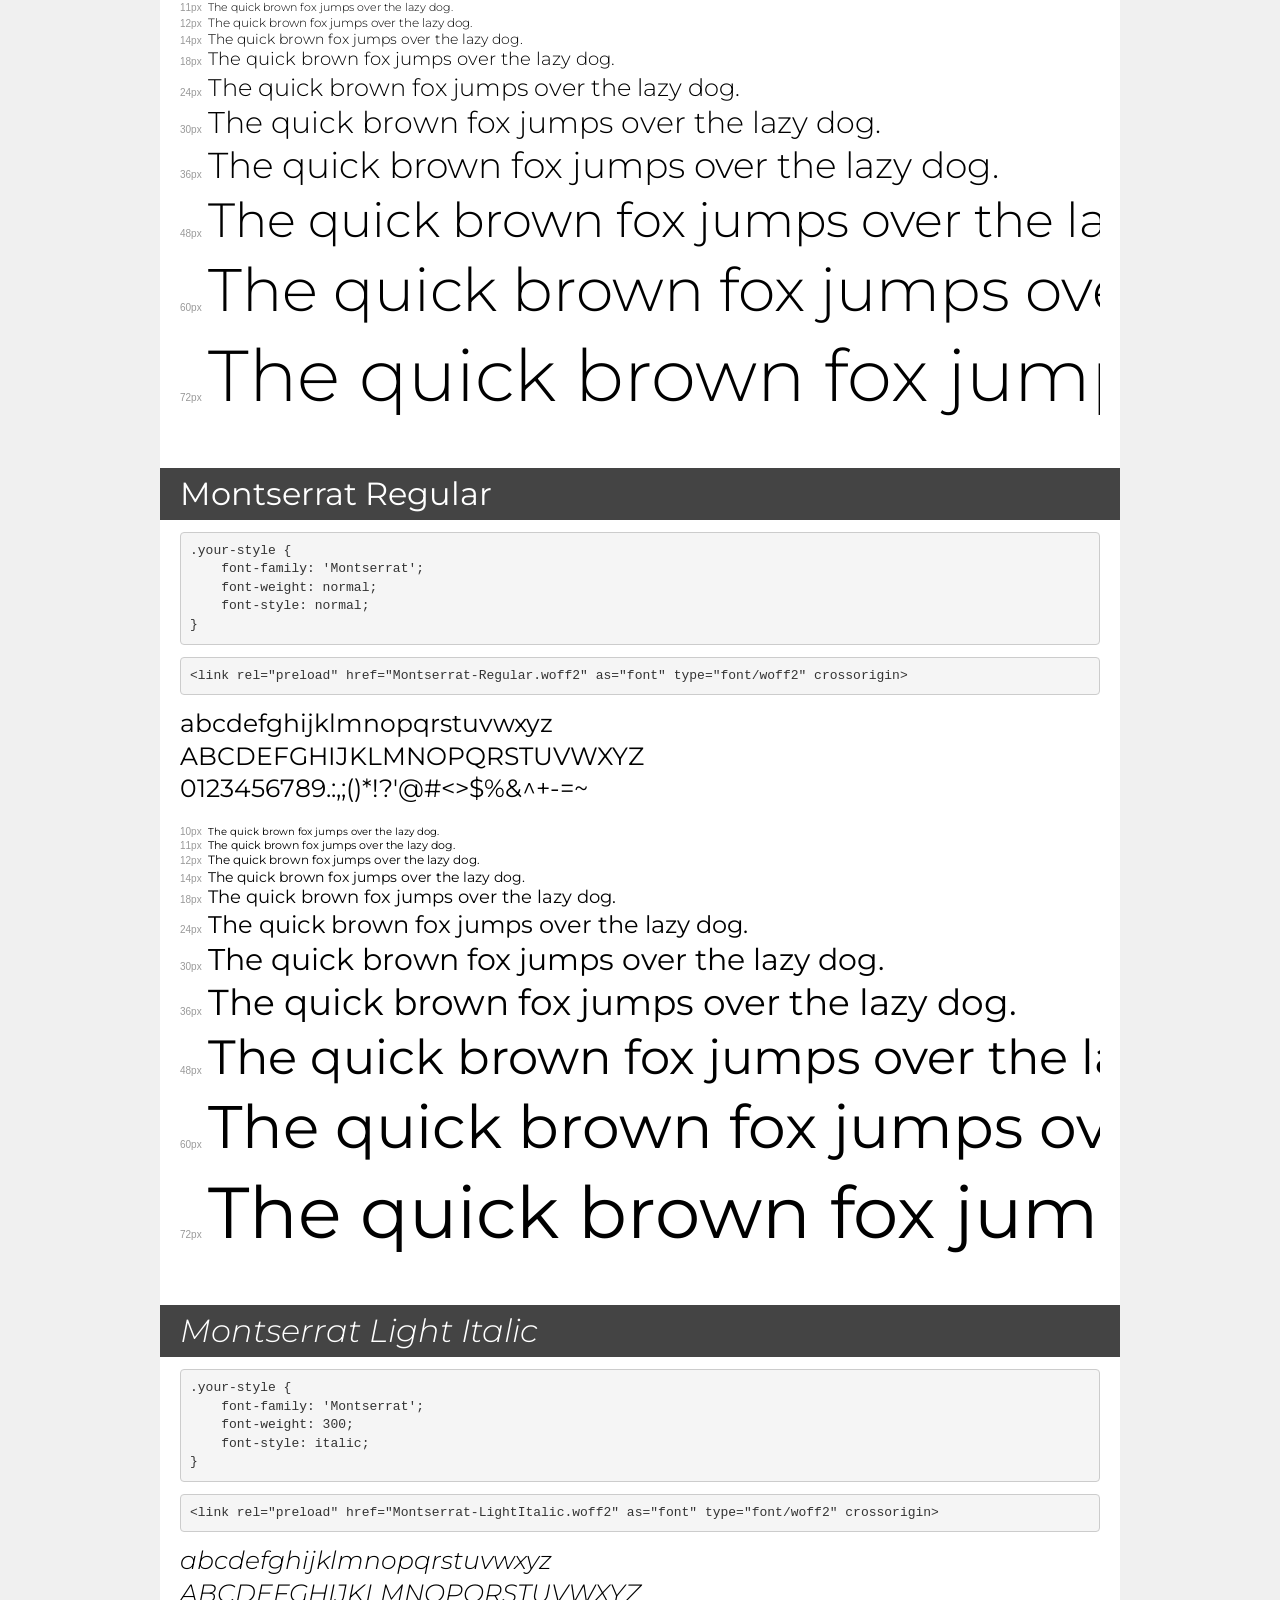
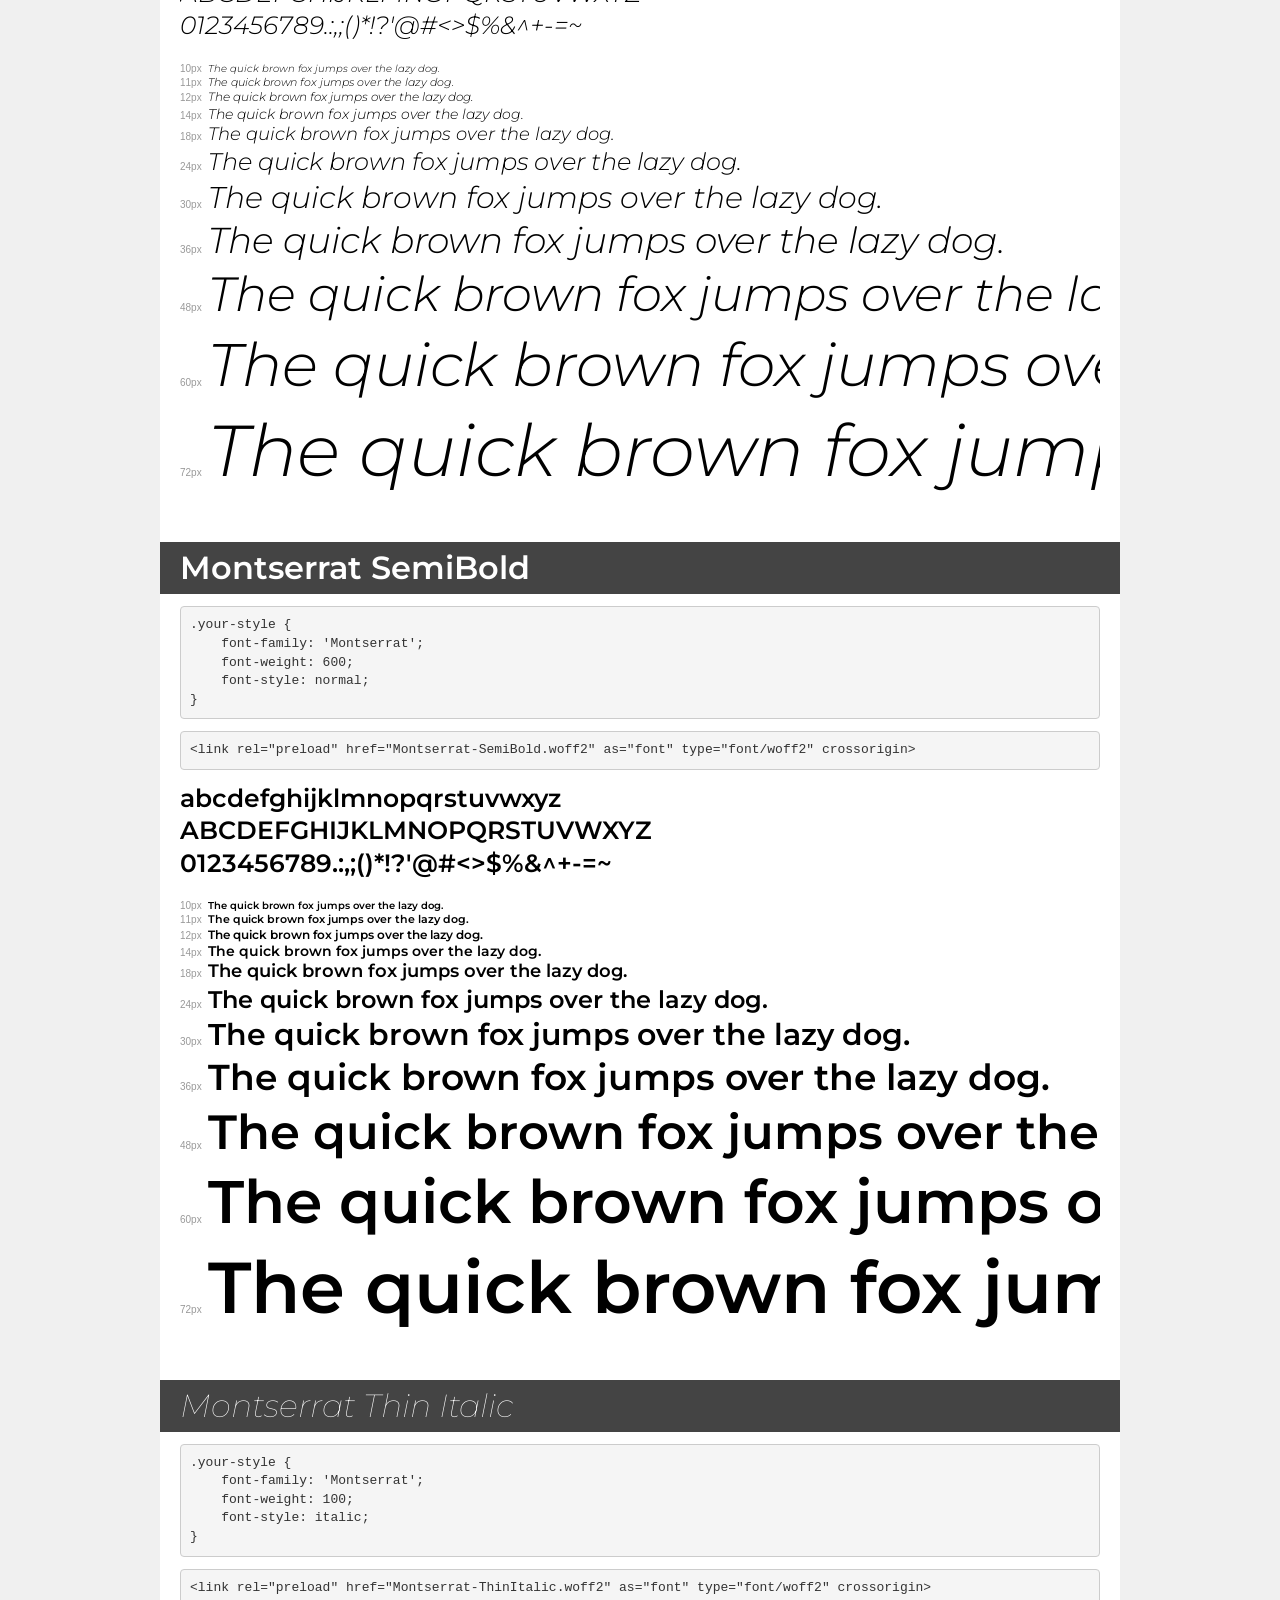
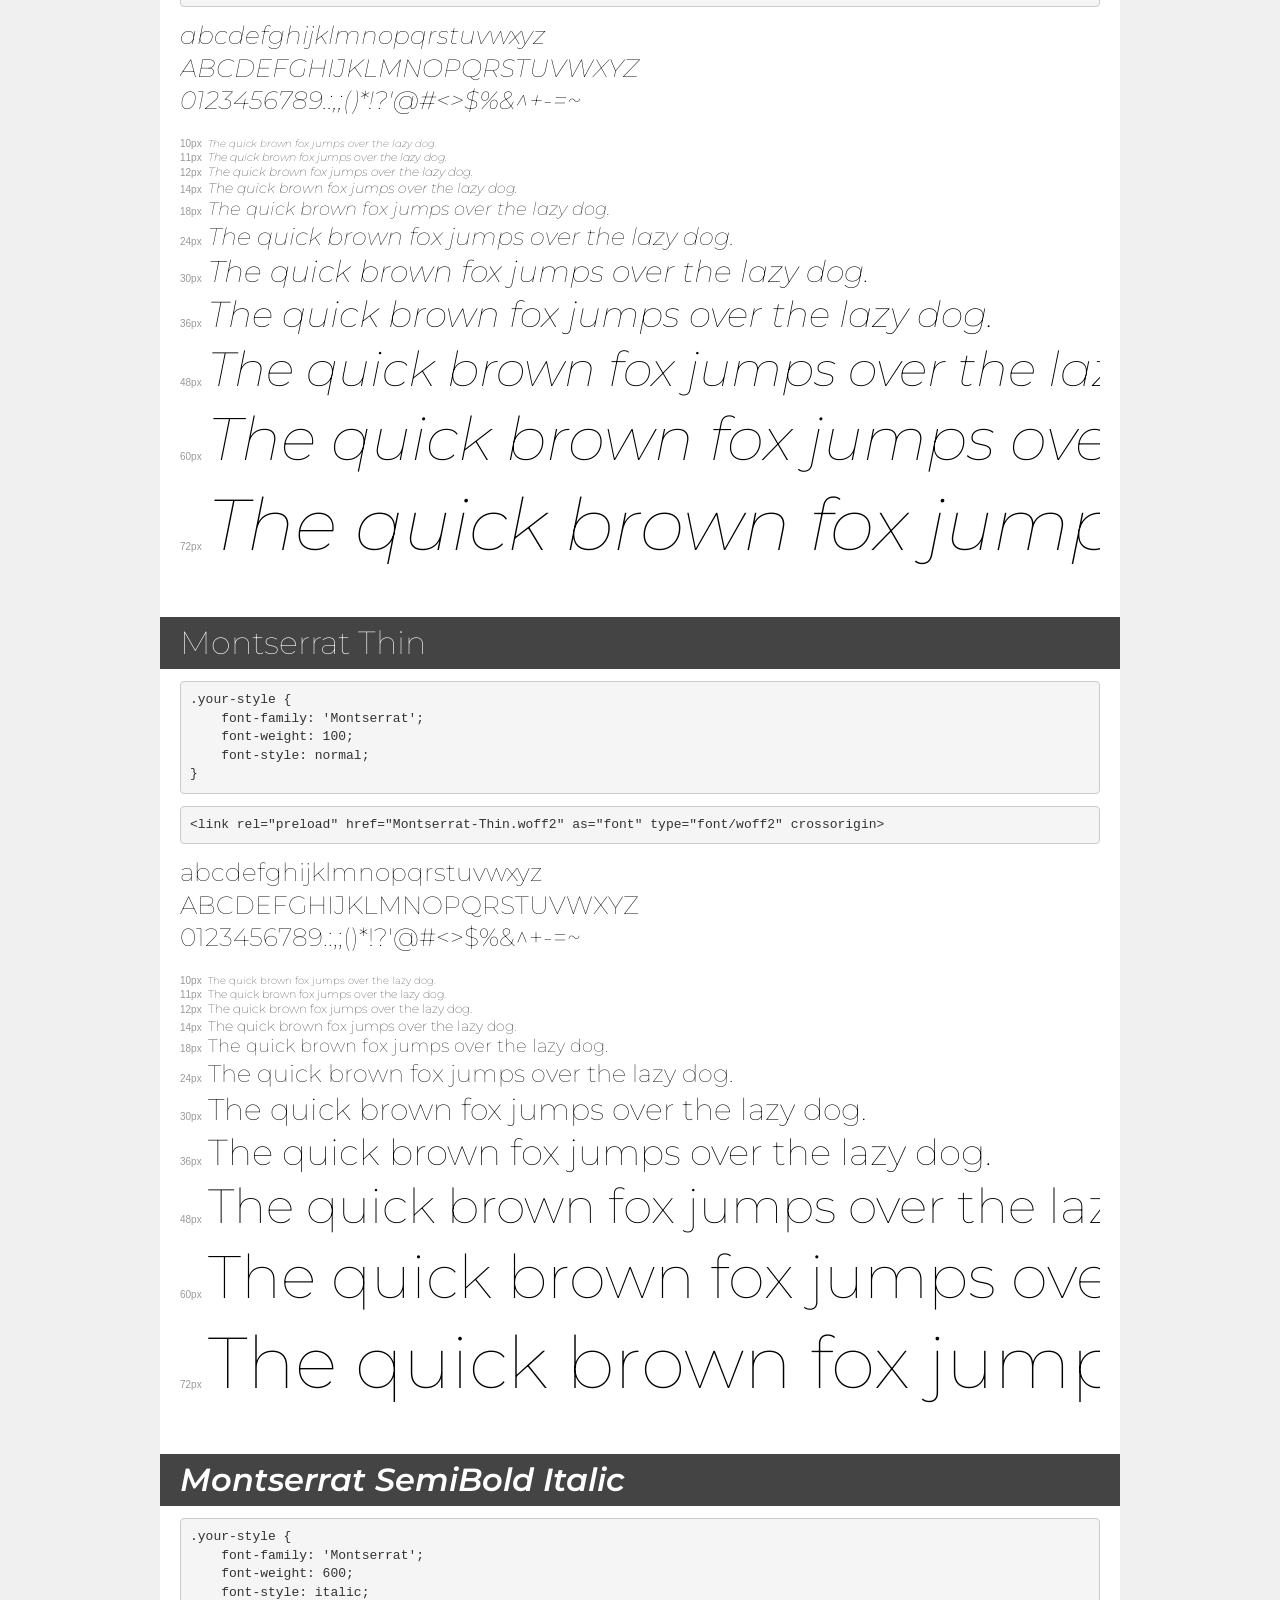
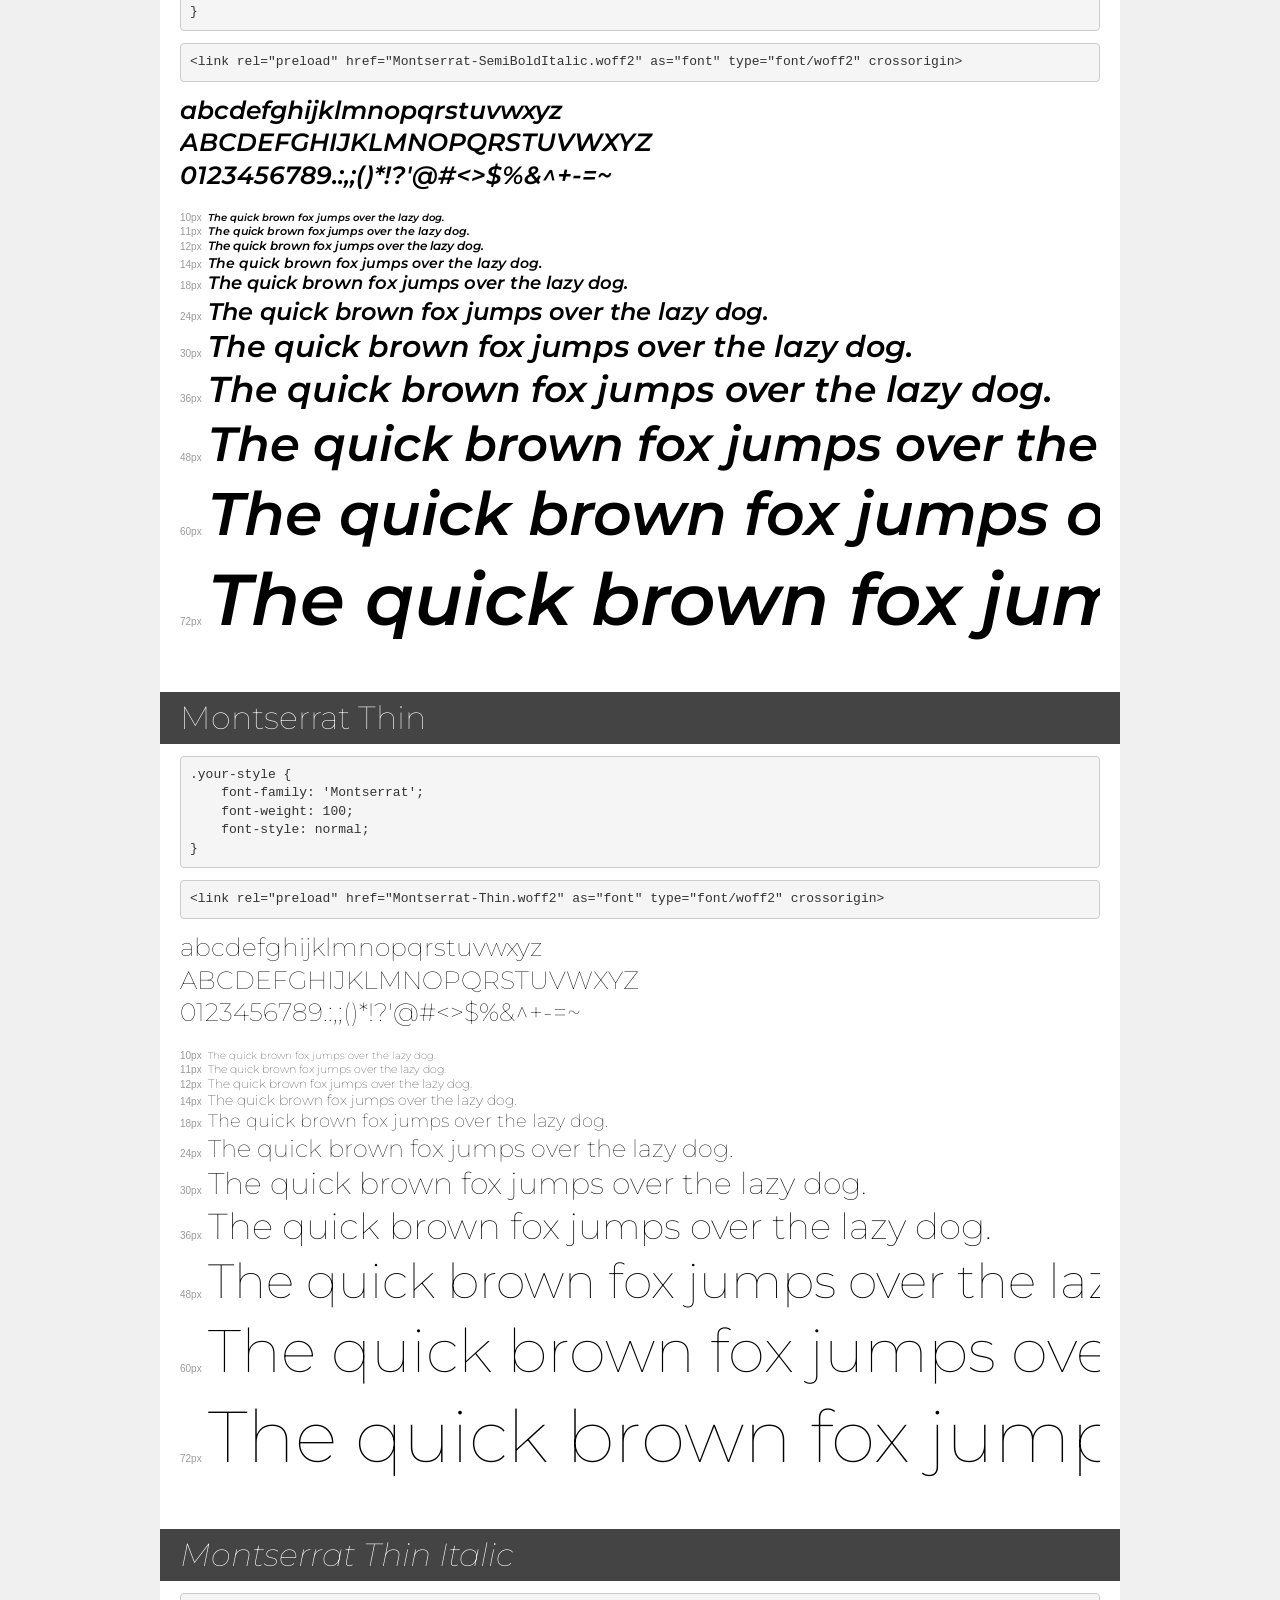
<file: assets/font/Montserrat/demo.html>
<!DOCTYPE html>
<html lang="en">
<head>
    <meta charset="utf-8">
    <meta http-equiv="X-UA-Compatible" content="IE=edge">
    <meta name="viewport" content="width=device-width, initial-scale=1">
    <meta name="robots" content="noindex, noarchive">
    <meta name="format-detection" content="telephone=no">
    <title>Transfonter demo</title>
    <link href="stylesheet.css" rel="stylesheet">
    <style>
        /*
        http://meyerweb.com/eric/tools/css/reset/
        v2.0 | 20110126
        License: none (public domain)
        */
        html, body, div, span, applet, object, iframe,
        h1, h2, h3, h4, h5, h6, p, blockquote, pre,
        a, abbr, acronym, address, big, cite, code,
        del, dfn, em, img, ins, kbd, q, s, samp,
        small, strike, strong, sub, sup, tt, var,
        b, u, i, center,
        dl, dt, dd, ol, ul, li,
        fieldset, form, label, legend,
        table, caption, tbody, tfoot, thead, tr, th, td,
        article, aside, canvas, details, embed,
        figure, figcaption, footer, header, hgroup,
        menu, nav, output, ruby, section, summary,
        time, mark, audio, video {
            margin: 0;
            padding: 0;
            border: 0;
            font-size: 100%;
            font: inherit;
            vertical-align: baseline;
        }
        /* HTML5 display-role reset for older browsers */
        article, aside, details, figcaption, figure,
        footer, header, hgroup, menu, nav, section {
            display: block;
        }
        body {
            line-height: 1;
        }
        ol, ul {
            list-style: none;
        }
        blockquote, q {
            quotes: none;
        }
        blockquote:before, blockquote:after,
        q:before, q:after {
            content: '';
            content: none;
        }
        table {
            border-collapse: collapse;
            border-spacing: 0;
        }
        /* demo styles */
        body {
            background: #f0f0f0;
            color: #000;
        }
        .page {
            background: #fff;
            width: 920px;
            margin: 0 auto;
            padding: 20px 20px 0 20px;
            overflow: hidden;
        }
        .font-container {
            overflow-x: auto;
            overflow-y: hidden;
            margin-bottom: 40px;
            line-height: 1.3;
            white-space: nowrap;
            padding-bottom: 5px;
        }
        h1 {
            position: relative;
            background: #444;
            font-size: 32px;
            color: #fff;
            padding: 10px 20px;
            margin: 0 -20px 12px -20px;
        }
        .letters {
            font-size: 25px;
            margin-bottom: 20px;
        }
        .s10:before {
            content: '10px';
        }
        .s11:before {
            content: '11px';
        }
        .s12:before {
            content: '12px';
        }
        .s14:before {
            content: '14px';
        }
        .s18:before {
            content: '18px';
        }
        .s24:before {
            content: '24px';
        }
        .s30:before {
            content: '30px';
        }
        .s36:before {
            content: '36px';
        }
        .s48:before {
            content: '48px';
        }
        .s60:before {
            content: '60px';
        }
        .s72:before {
            content: '72px';
        }
        .s10:before, .s11:before, .s12:before, .s14:before,
        .s18:before, .s24:before, .s30:before, .s36:before,
        .s48:before, .s60:before, .s72:before {
            font-family: Arial, sans-serif;
            font-size: 10px;
            font-weight: normal;
            font-style: normal;
            color: #999;
            padding-right: 6px;
        }
        pre {
            display: block;
            padding: 9px;
            margin: 0 0 12px;
            font-family: Monaco, Menlo, Consolas, "Courier New", monospace;
            font-size: 13px;
            line-height: 1.428571429;
            color: #333;
            font-weight: normal;
            font-style: normal;
            background-color: #f5f5f5;
            border: 1px solid #ccc;
            overflow-x: auto;
            border-radius: 4px;
        }
        /* responsive */
        @media (max-width: 959px) {
            .page {
                width: auto;
                margin: 0;
            }
        }
    </style>
</head>
<body>
<div class="page">
    <div class="demo">
        <h1 style="font-family: 'Montserrat'; font-weight: 900; font-style: normal;">Montserrat Black</h1>
        <pre title="Usage">.your-style {
    font-family: 'Montserrat';
    font-weight: 900;
    font-style: normal;
}</pre>
        <pre title="Preload (optional)">
&lt;link rel=&quot;preload&quot; href=&quot;Montserrat-Black.woff2&quot; as=&quot;font&quot; type=&quot;font/woff2&quot; crossorigin&gt;</pre>
        <div class="font-container" style="font-family: 'Montserrat'; font-weight: 900; font-style: normal;">
            <p class="letters">
                abcdefghijklmnopqrstuvwxyz<br>
ABCDEFGHIJKLMNOPQRSTUVWXYZ<br>
                0123456789.:,;()*!?'@#&lt;&gt;$%&^+-=~
            </p>
            <p class="s10" style="font-size: 10px;">The quick brown fox jumps over the lazy dog.</p>
            <p class="s11" style="font-size: 11px;">The quick brown fox jumps over the lazy dog.</p>
            <p class="s12" style="font-size: 12px;">The quick brown fox jumps over the lazy dog.</p>
            <p class="s14" style="font-size: 14px;">The quick brown fox jumps over the lazy dog.</p>
            <p class="s18" style="font-size: 18px;">The quick brown fox jumps over the lazy dog.</p>
            <p class="s24" style="font-size: 24px;">The quick brown fox jumps over the lazy dog.</p>
            <p class="s30" style="font-size: 30px;">The quick brown fox jumps over the lazy dog.</p>
            <p class="s36" style="font-size: 36px;">The quick brown fox jumps over the lazy dog.</p>
            <p class="s48" style="font-size: 48px;">The quick brown fox jumps over the lazy dog.</p>
            <p class="s60" style="font-size: 60px;">The quick brown fox jumps over the lazy dog.</p>
            <p class="s72" style="font-size: 72px;">The quick brown fox jumps over the lazy dog.</p>
        </div>
    </div>

    <div class="demo">
        <h1 style="font-family: 'Montserrat'; font-weight: bold; font-style: normal;">Montserrat Bold</h1>
        <pre title="Usage">.your-style {
    font-family: 'Montserrat';
    font-weight: bold;
    font-style: normal;
}</pre>
        <pre title="Preload (optional)">
&lt;link rel=&quot;preload&quot; href=&quot;Montserrat-Bold.woff2&quot; as=&quot;font&quot; type=&quot;font/woff2&quot; crossorigin&gt;</pre>
        <div class="font-container" style="font-family: 'Montserrat'; font-weight: bold; font-style: normal;">
            <p class="letters">
                abcdefghijklmnopqrstuvwxyz<br>
ABCDEFGHIJKLMNOPQRSTUVWXYZ<br>
                0123456789.:,;()*!?'@#&lt;&gt;$%&^+-=~
            </p>
            <p class="s10" style="font-size: 10px;">The quick brown fox jumps over the lazy dog.</p>
            <p class="s11" style="font-size: 11px;">The quick brown fox jumps over the lazy dog.</p>
            <p class="s12" style="font-size: 12px;">The quick brown fox jumps over the lazy dog.</p>
            <p class="s14" style="font-size: 14px;">The quick brown fox jumps over the lazy dog.</p>
            <p class="s18" style="font-size: 18px;">The quick brown fox jumps over the lazy dog.</p>
            <p class="s24" style="font-size: 24px;">The quick brown fox jumps over the lazy dog.</p>
            <p class="s30" style="font-size: 30px;">The quick brown fox jumps over the lazy dog.</p>
            <p class="s36" style="font-size: 36px;">The quick brown fox jumps over the lazy dog.</p>
            <p class="s48" style="font-size: 48px;">The quick brown fox jumps over the lazy dog.</p>
            <p class="s60" style="font-size: 60px;">The quick brown fox jumps over the lazy dog.</p>
            <p class="s72" style="font-size: 72px;">The quick brown fox jumps over the lazy dog.</p>
        </div>
    </div>

    <div class="demo">
        <h1 style="font-family: 'Montserrat'; font-weight: bold; font-style: italic;">Montserrat Bold Italic</h1>
        <pre title="Usage">.your-style {
    font-family: 'Montserrat';
    font-weight: bold;
    font-style: italic;
}</pre>
        <pre title="Preload (optional)">
&lt;link rel=&quot;preload&quot; href=&quot;Montserrat-BoldItalic.woff2&quot; as=&quot;font&quot; type=&quot;font/woff2&quot; crossorigin&gt;</pre>
        <div class="font-container" style="font-family: 'Montserrat'; font-weight: bold; font-style: italic;">
            <p class="letters">
                abcdefghijklmnopqrstuvwxyz<br>
ABCDEFGHIJKLMNOPQRSTUVWXYZ<br>
                0123456789.:,;()*!?'@#&lt;&gt;$%&^+-=~
            </p>
            <p class="s10" style="font-size: 10px;">The quick brown fox jumps over the lazy dog.</p>
            <p class="s11" style="font-size: 11px;">The quick brown fox jumps over the lazy dog.</p>
            <p class="s12" style="font-size: 12px;">The quick brown fox jumps over the lazy dog.</p>
            <p class="s14" style="font-size: 14px;">The quick brown fox jumps over the lazy dog.</p>
            <p class="s18" style="font-size: 18px;">The quick brown fox jumps over the lazy dog.</p>
            <p class="s24" style="font-size: 24px;">The quick brown fox jumps over the lazy dog.</p>
            <p class="s30" style="font-size: 30px;">The quick brown fox jumps over the lazy dog.</p>
            <p class="s36" style="font-size: 36px;">The quick brown fox jumps over the lazy dog.</p>
            <p class="s48" style="font-size: 48px;">The quick brown fox jumps over the lazy dog.</p>
            <p class="s60" style="font-size: 60px;">The quick brown fox jumps over the lazy dog.</p>
            <p class="s72" style="font-size: 72px;">The quick brown fox jumps over the lazy dog.</p>
        </div>
    </div>

    <div class="demo">
        <h1 style="font-family: 'Montserrat'; font-weight: 900; font-style: italic;">Montserrat Black Italic</h1>
        <pre title="Usage">.your-style {
    font-family: 'Montserrat';
    font-weight: 900;
    font-style: italic;
}</pre>
        <pre title="Preload (optional)">
&lt;link rel=&quot;preload&quot; href=&quot;Montserrat-BlackItalic.woff2&quot; as=&quot;font&quot; type=&quot;font/woff2&quot; crossorigin&gt;</pre>
        <div class="font-container" style="font-family: 'Montserrat'; font-weight: 900; font-style: italic;">
            <p class="letters">
                abcdefghijklmnopqrstuvwxyz<br>
ABCDEFGHIJKLMNOPQRSTUVWXYZ<br>
                0123456789.:,;()*!?'@#&lt;&gt;$%&^+-=~
            </p>
            <p class="s10" style="font-size: 10px;">The quick brown fox jumps over the lazy dog.</p>
            <p class="s11" style="font-size: 11px;">The quick brown fox jumps over the lazy dog.</p>
            <p class="s12" style="font-size: 12px;">The quick brown fox jumps over the lazy dog.</p>
            <p class="s14" style="font-size: 14px;">The quick brown fox jumps over the lazy dog.</p>
            <p class="s18" style="font-size: 18px;">The quick brown fox jumps over the lazy dog.</p>
            <p class="s24" style="font-size: 24px;">The quick brown fox jumps over the lazy dog.</p>
            <p class="s30" style="font-size: 30px;">The quick brown fox jumps over the lazy dog.</p>
            <p class="s36" style="font-size: 36px;">The quick brown fox jumps over the lazy dog.</p>
            <p class="s48" style="font-size: 48px;">The quick brown fox jumps over the lazy dog.</p>
            <p class="s60" style="font-size: 60px;">The quick brown fox jumps over the lazy dog.</p>
            <p class="s72" style="font-size: 72px;">The quick brown fox jumps over the lazy dog.</p>
        </div>
    </div>

    <div class="demo">
        <h1 style="font-family: 'Montserrat'; font-weight: bold; font-style: italic;">Montserrat ExtraBold Italic</h1>
        <pre title="Usage">.your-style {
    font-family: 'Montserrat';
    font-weight: bold;
    font-style: italic;
}</pre>
        <pre title="Preload (optional)">
&lt;link rel=&quot;preload&quot; href=&quot;Montserrat-ExtraBoldItalic.woff2&quot; as=&quot;font&quot; type=&quot;font/woff2&quot; crossorigin&gt;</pre>
        <div class="font-container" style="font-family: 'Montserrat'; font-weight: bold; font-style: italic;">
            <p class="letters">
                abcdefghijklmnopqrstuvwxyz<br>
ABCDEFGHIJKLMNOPQRSTUVWXYZ<br>
                0123456789.:,;()*!?'@#&lt;&gt;$%&^+-=~
            </p>
            <p class="s10" style="font-size: 10px;">The quick brown fox jumps over the lazy dog.</p>
            <p class="s11" style="font-size: 11px;">The quick brown fox jumps over the lazy dog.</p>
            <p class="s12" style="font-size: 12px;">The quick brown fox jumps over the lazy dog.</p>
            <p class="s14" style="font-size: 14px;">The quick brown fox jumps over the lazy dog.</p>
            <p class="s18" style="font-size: 18px;">The quick brown fox jumps over the lazy dog.</p>
            <p class="s24" style="font-size: 24px;">The quick brown fox jumps over the lazy dog.</p>
            <p class="s30" style="font-size: 30px;">The quick brown fox jumps over the lazy dog.</p>
            <p class="s36" style="font-size: 36px;">The quick brown fox jumps over the lazy dog.</p>
            <p class="s48" style="font-size: 48px;">The quick brown fox jumps over the lazy dog.</p>
            <p class="s60" style="font-size: 60px;">The quick brown fox jumps over the lazy dog.</p>
            <p class="s72" style="font-size: 72px;">The quick brown fox jumps over the lazy dog.</p>
        </div>
    </div>

    <div class="demo">
        <h1 style="font-family: 'Montserrat'; font-weight: normal; font-style: italic;">Montserrat Italic</h1>
        <pre title="Usage">.your-style {
    font-family: 'Montserrat';
    font-weight: normal;
    font-style: italic;
}</pre>
        <pre title="Preload (optional)">
&lt;link rel=&quot;preload&quot; href=&quot;Montserrat-Italic.woff2&quot; as=&quot;font&quot; type=&quot;font/woff2&quot; crossorigin&gt;</pre>
        <div class="font-container" style="font-family: 'Montserrat'; font-weight: normal; font-style: italic;">
            <p class="letters">
                abcdefghijklmnopqrstuvwxyz<br>
ABCDEFGHIJKLMNOPQRSTUVWXYZ<br>
                0123456789.:,;()*!?'@#&lt;&gt;$%&^+-=~
            </p>
            <p class="s10" style="font-size: 10px;">The quick brown fox jumps over the lazy dog.</p>
            <p class="s11" style="font-size: 11px;">The quick brown fox jumps over the lazy dog.</p>
            <p class="s12" style="font-size: 12px;">The quick brown fox jumps over the lazy dog.</p>
            <p class="s14" style="font-size: 14px;">The quick brown fox jumps over the lazy dog.</p>
            <p class="s18" style="font-size: 18px;">The quick brown fox jumps over the lazy dog.</p>
            <p class="s24" style="font-size: 24px;">The quick brown fox jumps over the lazy dog.</p>
            <p class="s30" style="font-size: 30px;">The quick brown fox jumps over the lazy dog.</p>
            <p class="s36" style="font-size: 36px;">The quick brown fox jumps over the lazy dog.</p>
            <p class="s48" style="font-size: 48px;">The quick brown fox jumps over the lazy dog.</p>
            <p class="s60" style="font-size: 60px;">The quick brown fox jumps over the lazy dog.</p>
            <p class="s72" style="font-size: 72px;">The quick brown fox jumps over the lazy dog.</p>
        </div>
    </div>

    <div class="demo">
        <h1 style="font-family: 'Montserrat'; font-weight: 200; font-style: italic;">Montserrat ExtraLight Italic</h1>
        <pre title="Usage">.your-style {
    font-family: 'Montserrat';
    font-weight: 200;
    font-style: italic;
}</pre>
        <pre title="Preload (optional)">
&lt;link rel=&quot;preload&quot; href=&quot;Montserrat-ExtraLightItalic.woff2&quot; as=&quot;font&quot; type=&quot;font/woff2&quot; crossorigin&gt;</pre>
        <div class="font-container" style="font-family: 'Montserrat'; font-weight: 200; font-style: italic;">
            <p class="letters">
                abcdefghijklmnopqrstuvwxyz<br>
ABCDEFGHIJKLMNOPQRSTUVWXYZ<br>
                0123456789.:,;()*!?'@#&lt;&gt;$%&^+-=~
            </p>
            <p class="s10" style="font-size: 10px;">The quick brown fox jumps over the lazy dog.</p>
            <p class="s11" style="font-size: 11px;">The quick brown fox jumps over the lazy dog.</p>
            <p class="s12" style="font-size: 12px;">The quick brown fox jumps over the lazy dog.</p>
            <p class="s14" style="font-size: 14px;">The quick brown fox jumps over the lazy dog.</p>
            <p class="s18" style="font-size: 18px;">The quick brown fox jumps over the lazy dog.</p>
            <p class="s24" style="font-size: 24px;">The quick brown fox jumps over the lazy dog.</p>
            <p class="s30" style="font-size: 30px;">The quick brown fox jumps over the lazy dog.</p>
            <p class="s36" style="font-size: 36px;">The quick brown fox jumps over the lazy dog.</p>
            <p class="s48" style="font-size: 48px;">The quick brown fox jumps over the lazy dog.</p>
            <p class="s60" style="font-size: 60px;">The quick brown fox jumps over the lazy dog.</p>
            <p class="s72" style="font-size: 72px;">The quick brown fox jumps over the lazy dog.</p>
        </div>
    </div>

    <div class="demo">
        <h1 style="font-family: 'Montserrat'; font-weight: bold; font-style: normal;">Montserrat ExtraBold</h1>
        <pre title="Usage">.your-style {
    font-family: 'Montserrat';
    font-weight: bold;
    font-style: normal;
}</pre>
        <pre title="Preload (optional)">
&lt;link rel=&quot;preload&quot; href=&quot;Montserrat-ExtraBold.woff2&quot; as=&quot;font&quot; type=&quot;font/woff2&quot; crossorigin&gt;</pre>
        <div class="font-container" style="font-family: 'Montserrat'; font-weight: bold; font-style: normal;">
            <p class="letters">
                abcdefghijklmnopqrstuvwxyz<br>
ABCDEFGHIJKLMNOPQRSTUVWXYZ<br>
                0123456789.:,;()*!?'@#&lt;&gt;$%&^+-=~
            </p>
            <p class="s10" style="font-size: 10px;">The quick brown fox jumps over the lazy dog.</p>
            <p class="s11" style="font-size: 11px;">The quick brown fox jumps over the lazy dog.</p>
            <p class="s12" style="font-size: 12px;">The quick brown fox jumps over the lazy dog.</p>
            <p class="s14" style="font-size: 14px;">The quick brown fox jumps over the lazy dog.</p>
            <p class="s18" style="font-size: 18px;">The quick brown fox jumps over the lazy dog.</p>
            <p class="s24" style="font-size: 24px;">The quick brown fox jumps over the lazy dog.</p>
            <p class="s30" style="font-size: 30px;">The quick brown fox jumps over the lazy dog.</p>
            <p class="s36" style="font-size: 36px;">The quick brown fox jumps over the lazy dog.</p>
            <p class="s48" style="font-size: 48px;">The quick brown fox jumps over the lazy dog.</p>
            <p class="s60" style="font-size: 60px;">The quick brown fox jumps over the lazy dog.</p>
            <p class="s72" style="font-size: 72px;">The quick brown fox jumps over the lazy dog.</p>
        </div>
    </div>

    <div class="demo">
        <h1 style="font-family: 'Montserrat'; font-weight: 200; font-style: normal;">Montserrat ExtraLight</h1>
        <pre title="Usage">.your-style {
    font-family: 'Montserrat';
    font-weight: 200;
    font-style: normal;
}</pre>
        <pre title="Preload (optional)">
&lt;link rel=&quot;preload&quot; href=&quot;Montserrat-ExtraLight.woff2&quot; as=&quot;font&quot; type=&quot;font/woff2&quot; crossorigin&gt;</pre>
        <div class="font-container" style="font-family: 'Montserrat'; font-weight: 200; font-style: normal;">
            <p class="letters">
                abcdefghijklmnopqrstuvwxyz<br>
ABCDEFGHIJKLMNOPQRSTUVWXYZ<br>
                0123456789.:,;()*!?'@#&lt;&gt;$%&^+-=~
            </p>
            <p class="s10" style="font-size: 10px;">The quick brown fox jumps over the lazy dog.</p>
            <p class="s11" style="font-size: 11px;">The quick brown fox jumps over the lazy dog.</p>
            <p class="s12" style="font-size: 12px;">The quick brown fox jumps over the lazy dog.</p>
            <p class="s14" style="font-size: 14px;">The quick brown fox jumps over the lazy dog.</p>
            <p class="s18" style="font-size: 18px;">The quick brown fox jumps over the lazy dog.</p>
            <p class="s24" style="font-size: 24px;">The quick brown fox jumps over the lazy dog.</p>
            <p class="s30" style="font-size: 30px;">The quick brown fox jumps over the lazy dog.</p>
            <p class="s36" style="font-size: 36px;">The quick brown fox jumps over the lazy dog.</p>
            <p class="s48" style="font-size: 48px;">The quick brown fox jumps over the lazy dog.</p>
            <p class="s60" style="font-size: 60px;">The quick brown fox jumps over the lazy dog.</p>
            <p class="s72" style="font-size: 72px;">The quick brown fox jumps over the lazy dog.</p>
        </div>
    </div>

    <div class="demo">
        <h1 style="font-family: 'Montserrat'; font-weight: 500; font-style: italic;">Montserrat Medium Italic</h1>
        <pre title="Usage">.your-style {
    font-family: 'Montserrat';
    font-weight: 500;
    font-style: italic;
}</pre>
        <pre title="Preload (optional)">
&lt;link rel=&quot;preload&quot; href=&quot;Montserrat-MediumItalic.woff2&quot; as=&quot;font&quot; type=&quot;font/woff2&quot; crossorigin&gt;</pre>
        <div class="font-container" style="font-family: 'Montserrat'; font-weight: 500; font-style: italic;">
            <p class="letters">
                abcdefghijklmnopqrstuvwxyz<br>
ABCDEFGHIJKLMNOPQRSTUVWXYZ<br>
                0123456789.:,;()*!?'@#&lt;&gt;$%&^+-=~
            </p>
            <p class="s10" style="font-size: 10px;">The quick brown fox jumps over the lazy dog.</p>
            <p class="s11" style="font-size: 11px;">The quick brown fox jumps over the lazy dog.</p>
            <p class="s12" style="font-size: 12px;">The quick brown fox jumps over the lazy dog.</p>
            <p class="s14" style="font-size: 14px;">The quick brown fox jumps over the lazy dog.</p>
            <p class="s18" style="font-size: 18px;">The quick brown fox jumps over the lazy dog.</p>
            <p class="s24" style="font-size: 24px;">The quick brown fox jumps over the lazy dog.</p>
            <p class="s30" style="font-size: 30px;">The quick brown fox jumps over the lazy dog.</p>
            <p class="s36" style="font-size: 36px;">The quick brown fox jumps over the lazy dog.</p>
            <p class="s48" style="font-size: 48px;">The quick brown fox jumps over the lazy dog.</p>
            <p class="s60" style="font-size: 60px;">The quick brown fox jumps over the lazy dog.</p>
            <p class="s72" style="font-size: 72px;">The quick brown fox jumps over the lazy dog.</p>
        </div>
    </div>

    <div class="demo">
        <h1 style="font-family: 'Montserrat'; font-weight: 500; font-style: normal;">Montserrat Medium</h1>
        <pre title="Usage">.your-style {
    font-family: 'Montserrat';
    font-weight: 500;
    font-style: normal;
}</pre>
        <pre title="Preload (optional)">
&lt;link rel=&quot;preload&quot; href=&quot;Montserrat-Medium.woff2&quot; as=&quot;font&quot; type=&quot;font/woff2&quot; crossorigin&gt;</pre>
        <div class="font-container" style="font-family: 'Montserrat'; font-weight: 500; font-style: normal;">
            <p class="letters">
                abcdefghijklmnopqrstuvwxyz<br>
ABCDEFGHIJKLMNOPQRSTUVWXYZ<br>
                0123456789.:,;()*!?'@#&lt;&gt;$%&^+-=~
            </p>
            <p class="s10" style="font-size: 10px;">The quick brown fox jumps over the lazy dog.</p>
            <p class="s11" style="font-size: 11px;">The quick brown fox jumps over the lazy dog.</p>
            <p class="s12" style="font-size: 12px;">The quick brown fox jumps over the lazy dog.</p>
            <p class="s14" style="font-size: 14px;">The quick brown fox jumps over the lazy dog.</p>
            <p class="s18" style="font-size: 18px;">The quick brown fox jumps over the lazy dog.</p>
            <p class="s24" style="font-size: 24px;">The quick brown fox jumps over the lazy dog.</p>
            <p class="s30" style="font-size: 30px;">The quick brown fox jumps over the lazy dog.</p>
            <p class="s36" style="font-size: 36px;">The quick brown fox jumps over the lazy dog.</p>
            <p class="s48" style="font-size: 48px;">The quick brown fox jumps over the lazy dog.</p>
            <p class="s60" style="font-size: 60px;">The quick brown fox jumps over the lazy dog.</p>
            <p class="s72" style="font-size: 72px;">The quick brown fox jumps over the lazy dog.</p>
        </div>
    </div>

    <div class="demo">
        <h1 style="font-family: 'Montserrat'; font-weight: 300; font-style: normal;">Montserrat Light</h1>
        <pre title="Usage">.your-style {
    font-family: 'Montserrat';
    font-weight: 300;
    font-style: normal;
}</pre>
        <pre title="Preload (optional)">
&lt;link rel=&quot;preload&quot; href=&quot;Montserrat-Light.woff2&quot; as=&quot;font&quot; type=&quot;font/woff2&quot; crossorigin&gt;</pre>
        <div class="font-container" style="font-family: 'Montserrat'; font-weight: 300; font-style: normal;">
            <p class="letters">
                abcdefghijklmnopqrstuvwxyz<br>
ABCDEFGHIJKLMNOPQRSTUVWXYZ<br>
                0123456789.:,;()*!?'@#&lt;&gt;$%&^+-=~
            </p>
            <p class="s10" style="font-size: 10px;">The quick brown fox jumps over the lazy dog.</p>
            <p class="s11" style="font-size: 11px;">The quick brown fox jumps over the lazy dog.</p>
            <p class="s12" style="font-size: 12px;">The quick brown fox jumps over the lazy dog.</p>
            <p class="s14" style="font-size: 14px;">The quick brown fox jumps over the lazy dog.</p>
            <p class="s18" style="font-size: 18px;">The quick brown fox jumps over the lazy dog.</p>
            <p class="s24" style="font-size: 24px;">The quick brown fox jumps over the lazy dog.</p>
            <p class="s30" style="font-size: 30px;">The quick brown fox jumps over the lazy dog.</p>
            <p class="s36" style="font-size: 36px;">The quick brown fox jumps over the lazy dog.</p>
            <p class="s48" style="font-size: 48px;">The quick brown fox jumps over the lazy dog.</p>
            <p class="s60" style="font-size: 60px;">The quick brown fox jumps over the lazy dog.</p>
            <p class="s72" style="font-size: 72px;">The quick brown fox jumps over the lazy dog.</p>
        </div>
    </div>

    <div class="demo">
        <h1 style="font-family: 'Montserrat'; font-weight: normal; font-style: normal;">Montserrat Regular</h1>
        <pre title="Usage">.your-style {
    font-family: 'Montserrat';
    font-weight: normal;
    font-style: normal;
}</pre>
        <pre title="Preload (optional)">
&lt;link rel=&quot;preload&quot; href=&quot;Montserrat-Regular.woff2&quot; as=&quot;font&quot; type=&quot;font/woff2&quot; crossorigin&gt;</pre>
        <div class="font-container" style="font-family: 'Montserrat'; font-weight: normal; font-style: normal;">
            <p class="letters">
                abcdefghijklmnopqrstuvwxyz<br>
ABCDEFGHIJKLMNOPQRSTUVWXYZ<br>
                0123456789.:,;()*!?'@#&lt;&gt;$%&^+-=~
            </p>
            <p class="s10" style="font-size: 10px;">The quick brown fox jumps over the lazy dog.</p>
            <p class="s11" style="font-size: 11px;">The quick brown fox jumps over the lazy dog.</p>
            <p class="s12" style="font-size: 12px;">The quick brown fox jumps over the lazy dog.</p>
            <p class="s14" style="font-size: 14px;">The quick brown fox jumps over the lazy dog.</p>
            <p class="s18" style="font-size: 18px;">The quick brown fox jumps over the lazy dog.</p>
            <p class="s24" style="font-size: 24px;">The quick brown fox jumps over the lazy dog.</p>
            <p class="s30" style="font-size: 30px;">The quick brown fox jumps over the lazy dog.</p>
            <p class="s36" style="font-size: 36px;">The quick brown fox jumps over the lazy dog.</p>
            <p class="s48" style="font-size: 48px;">The quick brown fox jumps over the lazy dog.</p>
            <p class="s60" style="font-size: 60px;">The quick brown fox jumps over the lazy dog.</p>
            <p class="s72" style="font-size: 72px;">The quick brown fox jumps over the lazy dog.</p>
        </div>
    </div>

    <div class="demo">
        <h1 style="font-family: 'Montserrat'; font-weight: 300; font-style: italic;">Montserrat Light Italic</h1>
        <pre title="Usage">.your-style {
    font-family: 'Montserrat';
    font-weight: 300;
    font-style: italic;
}</pre>
        <pre title="Preload (optional)">
&lt;link rel=&quot;preload&quot; href=&quot;Montserrat-LightItalic.woff2&quot; as=&quot;font&quot; type=&quot;font/woff2&quot; crossorigin&gt;</pre>
        <div class="font-container" style="font-family: 'Montserrat'; font-weight: 300; font-style: italic;">
            <p class="letters">
                abcdefghijklmnopqrstuvwxyz<br>
ABCDEFGHIJKLMNOPQRSTUVWXYZ<br>
                0123456789.:,;()*!?'@#&lt;&gt;$%&^+-=~
            </p>
            <p class="s10" style="font-size: 10px;">The quick brown fox jumps over the lazy dog.</p>
            <p class="s11" style="font-size: 11px;">The quick brown fox jumps over the lazy dog.</p>
            <p class="s12" style="font-size: 12px;">The quick brown fox jumps over the lazy dog.</p>
            <p class="s14" style="font-size: 14px;">The quick brown fox jumps over the lazy dog.</p>
            <p class="s18" style="font-size: 18px;">The quick brown fox jumps over the lazy dog.</p>
            <p class="s24" style="font-size: 24px;">The quick brown fox jumps over the lazy dog.</p>
            <p class="s30" style="font-size: 30px;">The quick brown fox jumps over the lazy dog.</p>
            <p class="s36" style="font-size: 36px;">The quick brown fox jumps over the lazy dog.</p>
            <p class="s48" style="font-size: 48px;">The quick brown fox jumps over the lazy dog.</p>
            <p class="s60" style="font-size: 60px;">The quick brown fox jumps over the lazy dog.</p>
            <p class="s72" style="font-size: 72px;">The quick brown fox jumps over the lazy dog.</p>
        </div>
    </div>

    <div class="demo">
        <h1 style="font-family: 'Montserrat'; font-weight: 600; font-style: normal;">Montserrat SemiBold</h1>
        <pre title="Usage">.your-style {
    font-family: 'Montserrat';
    font-weight: 600;
    font-style: normal;
}</pre>
        <pre title="Preload (optional)">
&lt;link rel=&quot;preload&quot; href=&quot;Montserrat-SemiBold.woff2&quot; as=&quot;font&quot; type=&quot;font/woff2&quot; crossorigin&gt;</pre>
        <div class="font-container" style="font-family: 'Montserrat'; font-weight: 600; font-style: normal;">
            <p class="letters">
                abcdefghijklmnopqrstuvwxyz<br>
ABCDEFGHIJKLMNOPQRSTUVWXYZ<br>
                0123456789.:,;()*!?'@#&lt;&gt;$%&^+-=~
            </p>
            <p class="s10" style="font-size: 10px;">The quick brown fox jumps over the lazy dog.</p>
            <p class="s11" style="font-size: 11px;">The quick brown fox jumps over the lazy dog.</p>
            <p class="s12" style="font-size: 12px;">The quick brown fox jumps over the lazy dog.</p>
            <p class="s14" style="font-size: 14px;">The quick brown fox jumps over the lazy dog.</p>
            <p class="s18" style="font-size: 18px;">The quick brown fox jumps over the lazy dog.</p>
            <p class="s24" style="font-size: 24px;">The quick brown fox jumps over the lazy dog.</p>
            <p class="s30" style="font-size: 30px;">The quick brown fox jumps over the lazy dog.</p>
            <p class="s36" style="font-size: 36px;">The quick brown fox jumps over the lazy dog.</p>
            <p class="s48" style="font-size: 48px;">The quick brown fox jumps over the lazy dog.</p>
            <p class="s60" style="font-size: 60px;">The quick brown fox jumps over the lazy dog.</p>
            <p class="s72" style="font-size: 72px;">The quick brown fox jumps over the lazy dog.</p>
        </div>
    </div>

    <div class="demo">
        <h1 style="font-family: 'Montserrat'; font-weight: 100; font-style: italic;">Montserrat Thin Italic</h1>
        <pre title="Usage">.your-style {
    font-family: 'Montserrat';
    font-weight: 100;
    font-style: italic;
}</pre>
        <pre title="Preload (optional)">
&lt;link rel=&quot;preload&quot; href=&quot;Montserrat-ThinItalic.woff2&quot; as=&quot;font&quot; type=&quot;font/woff2&quot; crossorigin&gt;</pre>
        <div class="font-container" style="font-family: 'Montserrat'; font-weight: 100; font-style: italic;">
            <p class="letters">
                abcdefghijklmnopqrstuvwxyz<br>
ABCDEFGHIJKLMNOPQRSTUVWXYZ<br>
                0123456789.:,;()*!?'@#&lt;&gt;$%&^+-=~
            </p>
            <p class="s10" style="font-size: 10px;">The quick brown fox jumps over the lazy dog.</p>
            <p class="s11" style="font-size: 11px;">The quick brown fox jumps over the lazy dog.</p>
            <p class="s12" style="font-size: 12px;">The quick brown fox jumps over the lazy dog.</p>
            <p class="s14" style="font-size: 14px;">The quick brown fox jumps over the lazy dog.</p>
            <p class="s18" style="font-size: 18px;">The quick brown fox jumps over the lazy dog.</p>
            <p class="s24" style="font-size: 24px;">The quick brown fox jumps over the lazy dog.</p>
            <p class="s30" style="font-size: 30px;">The quick brown fox jumps over the lazy dog.</p>
            <p class="s36" style="font-size: 36px;">The quick brown fox jumps over the lazy dog.</p>
            <p class="s48" style="font-size: 48px;">The quick brown fox jumps over the lazy dog.</p>
            <p class="s60" style="font-size: 60px;">The quick brown fox jumps over the lazy dog.</p>
            <p class="s72" style="font-size: 72px;">The quick brown fox jumps over the lazy dog.</p>
        </div>
    </div>

    <div class="demo">
        <h1 style="font-family: 'Montserrat'; font-weight: 100; font-style: normal;">Montserrat Thin</h1>
        <pre title="Usage">.your-style {
    font-family: 'Montserrat';
    font-weight: 100;
    font-style: normal;
}</pre>
        <pre title="Preload (optional)">
&lt;link rel=&quot;preload&quot; href=&quot;Montserrat-Thin.woff2&quot; as=&quot;font&quot; type=&quot;font/woff2&quot; crossorigin&gt;</pre>
        <div class="font-container" style="font-family: 'Montserrat'; font-weight: 100; font-style: normal;">
            <p class="letters">
                abcdefghijklmnopqrstuvwxyz<br>
ABCDEFGHIJKLMNOPQRSTUVWXYZ<br>
                0123456789.:,;()*!?'@#&lt;&gt;$%&^+-=~
            </p>
            <p class="s10" style="font-size: 10px;">The quick brown fox jumps over the lazy dog.</p>
            <p class="s11" style="font-size: 11px;">The quick brown fox jumps over the lazy dog.</p>
            <p class="s12" style="font-size: 12px;">The quick brown fox jumps over the lazy dog.</p>
            <p class="s14" style="font-size: 14px;">The quick brown fox jumps over the lazy dog.</p>
            <p class="s18" style="font-size: 18px;">The quick brown fox jumps over the lazy dog.</p>
            <p class="s24" style="font-size: 24px;">The quick brown fox jumps over the lazy dog.</p>
            <p class="s30" style="font-size: 30px;">The quick brown fox jumps over the lazy dog.</p>
            <p class="s36" style="font-size: 36px;">The quick brown fox jumps over the lazy dog.</p>
            <p class="s48" style="font-size: 48px;">The quick brown fox jumps over the lazy dog.</p>
            <p class="s60" style="font-size: 60px;">The quick brown fox jumps over the lazy dog.</p>
            <p class="s72" style="font-size: 72px;">The quick brown fox jumps over the lazy dog.</p>
        </div>
    </div>

    <div class="demo">
        <h1 style="font-family: 'Montserrat'; font-weight: 600; font-style: italic;">Montserrat SemiBold Italic</h1>
        <pre title="Usage">.your-style {
    font-family: 'Montserrat';
    font-weight: 600;
    font-style: italic;
}</pre>
        <pre title="Preload (optional)">
&lt;link rel=&quot;preload&quot; href=&quot;Montserrat-SemiBoldItalic.woff2&quot; as=&quot;font&quot; type=&quot;font/woff2&quot; crossorigin&gt;</pre>
        <div class="font-container" style="font-family: 'Montserrat'; font-weight: 600; font-style: italic;">
            <p class="letters">
                abcdefghijklmnopqrstuvwxyz<br>
ABCDEFGHIJKLMNOPQRSTUVWXYZ<br>
                0123456789.:,;()*!?'@#&lt;&gt;$%&^+-=~
            </p>
            <p class="s10" style="font-size: 10px;">The quick brown fox jumps over the lazy dog.</p>
            <p class="s11" style="font-size: 11px;">The quick brown fox jumps over the lazy dog.</p>
            <p class="s12" style="font-size: 12px;">The quick brown fox jumps over the lazy dog.</p>
            <p class="s14" style="font-size: 14px;">The quick brown fox jumps over the lazy dog.</p>
            <p class="s18" style="font-size: 18px;">The quick brown fox jumps over the lazy dog.</p>
            <p class="s24" style="font-size: 24px;">The quick brown fox jumps over the lazy dog.</p>
            <p class="s30" style="font-size: 30px;">The quick brown fox jumps over the lazy dog.</p>
            <p class="s36" style="font-size: 36px;">The quick brown fox jumps over the lazy dog.</p>
            <p class="s48" style="font-size: 48px;">The quick brown fox jumps over the lazy dog.</p>
            <p class="s60" style="font-size: 60px;">The quick brown fox jumps over the lazy dog.</p>
            <p class="s72" style="font-size: 72px;">The quick brown fox jumps over the lazy dog.</p>
        </div>
    </div>

    <div class="demo">
        <h1 style="font-family: 'Montserrat'; font-weight: 100; font-style: normal;">Montserrat Thin</h1>
        <pre title="Usage">.your-style {
    font-family: 'Montserrat';
    font-weight: 100;
    font-style: normal;
}</pre>
        <pre title="Preload (optional)">
&lt;link rel=&quot;preload&quot; href=&quot;Montserrat-Thin.woff2&quot; as=&quot;font&quot; type=&quot;font/woff2&quot; crossorigin&gt;</pre>
        <div class="font-container" style="font-family: 'Montserrat'; font-weight: 100; font-style: normal;">
            <p class="letters">
                abcdefghijklmnopqrstuvwxyz<br>
ABCDEFGHIJKLMNOPQRSTUVWXYZ<br>
                0123456789.:,;()*!?'@#&lt;&gt;$%&^+-=~
            </p>
            <p class="s10" style="font-size: 10px;">The quick brown fox jumps over the lazy dog.</p>
            <p class="s11" style="font-size: 11px;">The quick brown fox jumps over the lazy dog.</p>
            <p class="s12" style="font-size: 12px;">The quick brown fox jumps over the lazy dog.</p>
            <p class="s14" style="font-size: 14px;">The quick brown fox jumps over the lazy dog.</p>
            <p class="s18" style="font-size: 18px;">The quick brown fox jumps over the lazy dog.</p>
            <p class="s24" style="font-size: 24px;">The quick brown fox jumps over the lazy dog.</p>
            <p class="s30" style="font-size: 30px;">The quick brown fox jumps over the lazy dog.</p>
            <p class="s36" style="font-size: 36px;">The quick brown fox jumps over the lazy dog.</p>
            <p class="s48" style="font-size: 48px;">The quick brown fox jumps over the lazy dog.</p>
            <p class="s60" style="font-size: 60px;">The quick brown fox jumps over the lazy dog.</p>
            <p class="s72" style="font-size: 72px;">The quick brown fox jumps over the lazy dog.</p>
        </div>
    </div>

    <div class="demo">
        <h1 style="font-family: 'Montserrat'; font-weight: 100; font-style: italic;">Montserrat Thin Italic</h1>
        <pre title="Usage">.your-style {
    font-family: 'Montserrat';
    font-weight: 100;
    font-style: italic;
}</pre>
        <pre title="Preload (optional)">
&lt;link rel=&quot;preload&quot; href=&quot;Montserrat-ThinItalic.woff2&quot; as=&quot;font&quot; type=&quot;font/woff2&quot; crossorigin&gt;</pre>
        <div class="font-container" style="font-family: 'Montserrat'; font-weight: 100; font-style: italic;">
            <p class="letters">
                abcdefghijklmnopqrstuvwxyz<br>
ABCDEFGHIJKLMNOPQRSTUVWXYZ<br>
                0123456789.:,;()*!?'@#&lt;&gt;$%&^+-=~
            </p>
            <p class="s10" style="font-size: 10px;">The quick brown fox jumps over the lazy dog.</p>
            <p class="s11" style="font-size: 11px;">The quick brown fox jumps over the lazy dog.</p>
            <p class="s12" style="font-size: 12px;">The quick brown fox jumps over the lazy dog.</p>
            <p class="s14" style="font-size: 14px;">The quick brown fox jumps over the lazy dog.</p>
            <p class="s18" style="font-size: 18px;">The quick brown fox jumps over the lazy dog.</p>
            <p class="s24" style="font-size: 24px;">The quick brown fox jumps over the lazy dog.</p>
            <p class="s30" style="font-size: 30px;">The quick brown fox jumps over the lazy dog.</p>
            <p class="s36" style="font-size: 36px;">The quick brown fox jumps over the lazy dog.</p>
            <p class="s48" style="font-size: 48px;">The quick brown fox jumps over the lazy dog.</p>
            <p class="s60" style="font-size: 60px;">The quick brown fox jumps over the lazy dog.</p>
            <p class="s72" style="font-size: 72px;">The quick brown fox jumps over the lazy dog.</p>
        </div>
    </div>

</div>
</body>
</html>
</file>
<file: assets/font/GG-Sans-Flex/stylesheet.css>
@font-face {
    font-family: 'Google Sans Flex';
    src: url('GoogleSansFlex36pt-Black.woff2') format('woff2'),
        url('GoogleSansFlex36pt-Black.woff') format('woff');
    font-weight: 900;
    font-style: normal;
    font-display: swap;
}

@font-face {
    font-family: 'Google Sans Flex';
    src: url('GoogleSansFlex36pt-Bold.woff2') format('woff2'),
        url('GoogleSansFlex36pt-Bold.woff') format('woff');
    font-weight: bold;
    font-style: normal;
    font-display: swap;
}

@font-face {
    font-family: 'Google Sans Flex';
    src: url('GoogleSansFlex36pt-ExtraBold.woff2') format('woff2'),
        url('GoogleSansFlex36pt-ExtraBold.woff') format('woff');
    font-weight: bold;
    font-style: normal;
    font-display: swap;
}

@font-face {
    font-family: 'Google Sans Flex';
    src: url('GoogleSansFlex36pt-ExtraLight.woff2') format('woff2'),
        url('GoogleSansFlex36pt-ExtraLight.woff') format('woff');
    font-weight: 200;
    font-style: normal;
    font-display: swap;
}

@font-face {
    font-family: 'Google Sans Flex';
    src: url('GoogleSansFlex36pt-Light.woff2') format('woff2'),
        url('GoogleSansFlex36pt-Light.woff') format('woff');
    font-weight: 300;
    font-style: normal;
    font-display: swap;
}

@font-face {
    font-family: 'Google Sans Flex';
    src: url('GoogleSansFlex36pt-Medium.woff2') format('woff2'),
        url('GoogleSansFlex36pt-Medium.woff') format('woff');
    font-weight: 500;
    font-style: normal;
    font-display: swap;
}

@font-face {
    font-family: 'Google Sans Flex';
    src: url('GoogleSansFlex36pt-Regular.woff2') format('woff2'),
        url('GoogleSansFlex36pt-Regular.woff') format('woff');
    font-weight: normal;
    font-style: normal;
    font-display: swap;
}

@font-face {
    font-family: 'Google Sans Flex';
    src: url('GoogleSansFlex36pt-SemiBold.woff2') format('woff2'),
        url('GoogleSansFlex36pt-SemiBold.woff') format('woff');
    font-weight: 600;
    font-style: normal;
    font-display: swap;
}

@font-face {
    font-family: 'Google Sans Flex';
    src: url('GoogleSansFlex36pt-Thin.woff2') format('woff2'),
        url('GoogleSansFlex36pt-Thin.woff') format('woff');
    font-weight: 100;
    font-style: normal;
    font-display: swap;
}
</file>
<file: assets/font/Montserrat/stylesheet.css>
@font-face {
    font-family: 'Montserrat';
    src: url('Montserrat-Black.woff2') format('woff2'),
        url('Montserrat-Black.woff') format('woff');
    font-weight: 900;
    font-style: normal;
    font-display: swap;
}

@font-face {
    font-family: 'Montserrat';
    src: url('Montserrat-Bold.woff2') format('woff2'),
        url('Montserrat-Bold.woff') format('woff');
    font-weight: bold;
    font-style: normal;
    font-display: swap;
}

@font-face {
    font-family: 'Montserrat';
    src: url('Montserrat-BoldItalic.woff2') format('woff2'),
        url('Montserrat-BoldItalic.woff') format('woff');
    font-weight: bold;
    font-style: italic;
    font-display: swap;
}

@font-face {
    font-family: 'Montserrat';
    src: url('Montserrat-BlackItalic.woff2') format('woff2'),
        url('Montserrat-BlackItalic.woff') format('woff');
    font-weight: 900;
    font-style: italic;
    font-display: swap;
}

@font-face {
    font-family: 'Montserrat';
    src: url('Montserrat-ExtraBoldItalic.woff2') format('woff2'),
        url('Montserrat-ExtraBoldItalic.woff') format('woff');
    font-weight: bold;
    font-style: italic;
    font-display: swap;
}

@font-face {
    font-family: 'Montserrat';
    src: url('Montserrat-Italic.woff2') format('woff2'),
        url('Montserrat-Italic.woff') format('woff');
    font-weight: normal;
    font-style: italic;
    font-display: swap;
}

@font-face {
    font-family: 'Montserrat';
    src: url('Montserrat-ExtraLightItalic.woff2') format('woff2'),
        url('Montserrat-ExtraLightItalic.woff') format('woff');
    font-weight: 200;
    font-style: italic;
    font-display: swap;
}

@font-face {
    font-family: 'Montserrat';
    src: url('Montserrat-ExtraBold.woff2') format('woff2'),
        url('Montserrat-ExtraBold.woff') format('woff');
    font-weight: bold;
    font-style: normal;
    font-display: swap;
}

@font-face {
    font-family: 'Montserrat';
    src: url('Montserrat-ExtraLight.woff2') format('woff2'),
        url('Montserrat-ExtraLight.woff') format('woff');
    font-weight: 200;
    font-style: normal;
    font-display: swap;
}

@font-face {
    font-family: 'Montserrat';
    src: url('Montserrat-MediumItalic.woff2') format('woff2'),
        url('Montserrat-MediumItalic.woff') format('woff');
    font-weight: 500;
    font-style: italic;
    font-display: swap;
}

@font-face {
    font-family: 'Montserrat';
    src: url('Montserrat-Medium.woff2') format('woff2'),
        url('Montserrat-Medium.woff') format('woff');
    font-weight: 500;
    font-style: normal;
    font-display: swap;
}

@font-face {
    font-family: 'Montserrat';
    src: url('Montserrat-Light.woff2') format('woff2'),
        url('Montserrat-Light.woff') format('woff');
    font-weight: 300;
    font-style: normal;
    font-display: swap;
}

@font-face {
    font-family: 'Montserrat';
    src: url('Montserrat-Regular.woff2') format('woff2'),
        url('Montserrat-Regular.woff') format('woff');
    font-weight: normal;
    font-style: normal;
    font-display: swap;
}

@font-face {
    font-family: 'Montserrat';
    src: url('Montserrat-LightItalic.woff2') format('woff2'),
        url('Montserrat-LightItalic.woff') format('woff');
    font-weight: 300;
    font-style: italic;
    font-display: swap;
}

@font-face {
    font-family: 'Montserrat';
    src: url('Montserrat-SemiBold.woff2') format('woff2'),
        url('Montserrat-SemiBold.woff') format('woff');
    font-weight: 600;
    font-style: normal;
    font-display: swap;
}

@font-face {
    font-family: 'Montserrat';
    src: url('Montserrat-ThinItalic.woff2') format('woff2'),
        url('Montserrat-ThinItalic.woff') format('woff');
    font-weight: 100;
    font-style: italic;
    font-display: swap;
}

@font-face {
    font-family: 'Montserrat';
    src: url('Montserrat-Thin.woff2') format('woff2'),
        url('Montserrat-Thin.woff') format('woff');
    font-weight: 100;
    font-style: normal;
    font-display: swap;
}

@font-face {
    font-family: 'Montserrat';
    src: url('Montserrat-SemiBoldItalic.woff2') format('woff2'),
        url('Montserrat-SemiBoldItalic.woff') format('woff');
    font-weight: 600;
    font-style: italic;
    font-display: swap;
}

@font-face {
    font-family: 'Montserrat';
    src: url('Montserrat-Thin.woff2') format('woff2'),
        url('Montserrat-Thin.woff') format('woff');
    font-weight: 100;
    font-style: normal;
    font-display: swap;
}

@font-face {
    font-family: 'Montserrat';
    src: url('Montserrat-ThinItalic.woff2') format('woff2'),
        url('Montserrat-ThinItalic.woff') format('woff');
    font-weight: 100;
    font-style: italic;
    font-display: swap;
}
</file>
<file: css/style.css>
@charset "UTF-8";
@import url("../assets/library/fontawesome/css/all.css");
@import url("../assets/library/fontawesome/fontawesome/fontawesome.css");
@import url("../assets/library/aos/aos.css");
@import url("../assets/library/swiper/swiper-bundle.min.css");
@import url("../assets/library/select2/select2.min.css");
@import url("../assets/library/splitting/splitting.css");
@import url("../assets/library/fancybox/fancybox.css");
@import url("../assets/library/splide/splide.min.css");
@import url("../assets/library/flatpickr/flatpickr.min.css");
@import url("../assets/font/GG-Sans-Flex/stylesheet.css");
@import url("../assets/font/Montserrat/stylesheet.css");
html, body, div, span, applet, object, iframe, h1, h2, h3, h4, h5, h6, p, blockquote, pre, a, abbr, acronym, address, big, cite, code, del, dfn, em, img, ins, kbd, q, s, samp, small, strike, strong, sub, sup, tt, var, b, u, i, center, dl, dt, dd, ol, ul, li, fieldset, form, label, legend, table, caption, tbody, tfoot, thead, tr, th, td, article, aside, canvas, details, embed, figure, figcaption, footer, header, hgroup, menu, nav, output, ruby, section, summary, time, mark, audio, video{
  margin: 0;
  padding: 0;
  border: 0;
  font-size: 100%;
  font: inherit;
  vertical-align: baseline;
}

article, aside, details, figcaption, figure, footer, header, hgroup, menu, nav, section{
  display: block;
}

body{
  line-height: 1;
}

ol, ul{
  list-style: none;
}

blockquote, q{
  quotes: none;
}

blockquote:before, blockquote:after, q:before, q:after{
  content: "";
  content: none;
}

table{
  border-collapse: collapse;
  border-spacing: 0;
}

.no-reset *{
  all: revert;
}

:root{
  --size-hd: 7.9rem;
  --pd-sc: 8rem;
  --pd: 4rem;
  --radius: 1.6rem;
  --radius-xl: 2.4rem;
  --radius-sm: 0.5rem;
  --cl-bd: rgba(0, 0, 0, 0.08);
  --transition: 0.6s calc(var(--char-index) * 0.02s) ease-in-out;
  --container: 126.8rem;
  --container-fluid: 144.6rem;
  --recontainer: calc(100vw - (100vw - var(--container) + 3rem) / 2);
  --half: calc((100vw - var(--container) + 3rem) / 2);
  --color-text: #333333;
  --color-sub: #6f6f6f;
  --color-des: #5B5B5B;
  --color-pri: #D92B2B;
  --color-second: #2D2D2D;
  --color-green: #299546;
  --color-blue: #F3F4FD;
  --color-four: #33c1d7;
  --color-red: #E70101;
  --color-border: rgba(36, 36, 36, 0.2);
  --bd-white: rgba(255, 255, 255, 0.2);
  --sdow: 0 0.4rem 2rem rgba(0, 0, 0, 0.5);
  --dr-sdow: drop-shadow(0px 8px 24px rgba(0, 0, 0, 0.1));
  --filter-pri: brightness(0) saturate(100%) invert(52%) sepia(55%) saturate(6390%) hue-rotate(349deg) brightness(91%) contrast(88%);
  --filter-second: brightness(0) saturate(100%) invert(40%) sepia(0%) saturate(1518%) hue-rotate(181deg) brightness(86%) contrast(92%);
  --filter-red: brightness(0) saturate(100%) invert(30%) sepia(73%) saturate(2069%) hue-rotate(336deg) brightness(87%) contrast(100%);
  --color-linear1: linear-gradient(270deg, #0034D1 0%, #2C75F4 50%, #00CED1 100%);
  --color-linear2: linear-gradient(180deg, #0733BB 0%, #1F3CAB 26.44%, #0E1468 60.1%, #102482 86.54%, #0566EB 100%);
  --cubic: cubic-bezier(0.4, 0, 0, 0.9);
  --curve: calc(119.29 / 1512 * 100vw);
  --curve-ratio: 1512/119.29;
  --curve2: calc(180 / 1512 * 100vw);
  --curve-ratio2: 1512/180;
}
@media (max-width: 1200px) {
  :root{
    --size-hd__top: 6rem;
    --size-hd__bottom: 0;
    --pd-sc: 4.8rem;
    --radius: 1.6rem;
    --radius-xl: 1.6rem;
    --size-hd: 6rem;
    --pd: 2rem;
    --recontainer: calc(100% - 1.5rem);
    --half: 1.5rem;
    --rds: 4rem;
  }
}

*{
  box-sizing: border-box;
}

html{
  font-size: 62.5%;
  scroll-behavior: smooth;
}
@media screen and (min-width: 2000px) {
  html{
    font-size: 80%;
  }
}
@media (min-width: 1201px) and (max-width: 1536px) {
  html{
    font-size: 58%;
  }
}

body{
  font-family: "Montserrat", sans-serif;
  font-size: 16px;
  font-weight: 400;
  line-height: 1.5;
  color: var(--color-des);
  overflow: hidden auto;
  background-color: #FFFFFF;
}
@media screen and (min-width: 2000px) {
  body{
    font-size: 20px;
  }
}

a{
  text-decoration: none;
  color: inherit;
}

button, select{
  border: none;
  outline: none;
  cursor: pointer;
  -webkit-appearance: none;
  cursor: pointer;
  font-family: "Montserrat", sans-serif;
}

button{
  padding: 0;
  background-color: transparent;
}

input, textarea{
  -webkit-appearance: none;
  -moz-appearance: none;
  appearance: none;
  outline: none;
  font-family: "Montserrat", sans-serif;
  font-size: 1.6rem;
}

.main{
  min-height: 68vh;
  padding-top: 0;
}

.container{
  width: 100%;
  max-width: var(--container-fluid);
  height: 100%;
  margin: 0 auto;
  padding: 0 1.5rem;
}

.container-fluid{
  width: 100%;
  max-width: var(--container-fluid);
  height: 100%;
  margin: 0 auto;
  padding: 0 3.2rem;
}
@media screen and (max-width: 1200px) {
  .container-fluid{
    padding: 0 1.5rem;
  }
}

.no-scroll{
  touch-action: none;
  -webkit-overflow-scrolling: none;
  overflow: hidden;
  overscroll-behavior: none;
}

iframe{
  vertical-align: middle;
}

.load-item{
  display: none;
}

img{
  max-width: 100%;
  border-radius: inherit;
  height: auto;
}

.row{
  --cg: 2.4rem;
  --rg: 2.4rem;
  display: flex;
  flex-wrap: wrap;
  margin: 0 calc(var(--cg) / 2 * -1) calc(var(--rg) * -1);
}

.col{
  width: 100%;
  padding: 0 calc(var(--cg) / 2);
  margin-bottom: var(--rg);
}
.col-1{
  width: calc(1 / 12 * 100%);
}
.col-2{
  width: calc(2 / 12 * 100%);
}
.col-3{
  width: calc(3 / 12 * 100%);
}
.col-4{
  width: calc(4 / 12 * 100%);
}
.col-5{
  width: calc(5 / 12 * 100%);
}
.col-6{
  width: calc(6 / 12 * 100%);
}
.col-7{
  width: calc(7 / 12 * 100%);
}
.col-8{
  width: calc(8 / 12 * 100%);
}
.col-9{
  width: calc(9 / 12 * 100%);
}
.col-10{
  width: calc(10 / 12 * 100%);
}
.col-11{
  width: calc(11 / 12 * 100%);
}
.col-12{
  width: calc(12 / 12 * 100%);
}
.col-5i{
  width: 20%;
}
.col-4i{
  width: 25%;
}

@media screen and (max-width: 1200px) {
  .col-xl-1{
    width: calc(1 / 12 * 100%);
  }
  .col-xl-2{
    width: calc(2 / 12 * 100%);
  }
  .col-xl-3{
    width: calc(3 / 12 * 100%);
  }
  .col-xl-4{
    width: calc(4 / 12 * 100%);
  }
  .col-xl-5{
    width: calc(5 / 12 * 100%);
  }
  .col-xl-6{
    width: calc(6 / 12 * 100%);
  }
  .col-xl-7{
    width: calc(7 / 12 * 100%);
  }
  .col-xl-8{
    width: calc(8 / 12 * 100%);
  }
  .col-xl-9{
    width: calc(9 / 12 * 100%);
  }
  .col-xl-10{
    width: calc(10 / 12 * 100%);
  }
  .col-xl-11{
    width: calc(11 / 12 * 100%);
  }
  .col-xl-12{
    width: calc(12 / 12 * 100%);
  }
  .col-xl-5i{
    width: 20%;
  }
  .col-xl-4i{
    width: 25%;
  }
}
@media screen and (max-width: 991px) {
  .col-lg-1{
    width: calc(1 / 12 * 100%);
  }
  .col-lg-2{
    width: calc(2 / 12 * 100%);
  }
  .col-lg-3{
    width: calc(3 / 12 * 100%);
  }
  .col-lg-4{
    width: calc(4 / 12 * 100%);
  }
  .col-lg-5{
    width: calc(5 / 12 * 100%);
  }
  .col-lg-6{
    width: calc(6 / 12 * 100%);
  }
  .col-lg-7{
    width: calc(7 / 12 * 100%);
  }
  .col-lg-8{
    width: calc(8 / 12 * 100%);
  }
  .col-lg-9{
    width: calc(9 / 12 * 100%);
  }
  .col-lg-10{
    width: calc(10 / 12 * 100%);
  }
  .col-lg-11{
    width: calc(11 / 12 * 100%);
  }
  .col-lg-12{
    width: calc(12 / 12 * 100%);
  }
  .col-lg-5i{
    width: 20%;
  }
  .col-lg-4i{
    width: 25%;
  }
}
@media screen and (max-width: 768px) {
  .col-md-1{
    width: calc(1 / 12 * 100%);
  }
  .col-md-2{
    width: calc(2 / 12 * 100%);
  }
  .col-md-3{
    width: calc(3 / 12 * 100%);
  }
  .col-md-4{
    width: calc(4 / 12 * 100%);
  }
  .col-md-5{
    width: calc(5 / 12 * 100%);
  }
  .col-md-6{
    width: calc(6 / 12 * 100%);
  }
  .col-md-7{
    width: calc(7 / 12 * 100%);
  }
  .col-md-8{
    width: calc(8 / 12 * 100%);
  }
  .col-md-9{
    width: calc(9 / 12 * 100%);
  }
  .col-md-10{
    width: calc(10 / 12 * 100%);
  }
  .col-md-11{
    width: calc(11 / 12 * 100%);
  }
  .col-md-12{
    width: calc(12 / 12 * 100%);
  }
  .col-md-5i{
    width: 20%;
  }
  .col-md-4i{
    width: 25%;
  }
}
@media screen and (max-width: 576px) {
  .col-sm-1{
    width: calc(1 / 12 * 100%);
  }
  .col-sm-2{
    width: calc(2 / 12 * 100%);
  }
  .col-sm-3{
    width: calc(3 / 12 * 100%);
  }
  .col-sm-4{
    width: calc(4 / 12 * 100%);
  }
  .col-sm-5{
    width: calc(5 / 12 * 100%);
  }
  .col-sm-6{
    width: calc(6 / 12 * 100%);
  }
  .col-sm-7{
    width: calc(7 / 12 * 100%);
  }
  .col-sm-8{
    width: calc(8 / 12 * 100%);
  }
  .col-sm-9{
    width: calc(9 / 12 * 100%);
  }
  .col-sm-10{
    width: calc(10 / 12 * 100%);
  }
  .col-sm-11{
    width: calc(11 / 12 * 100%);
  }
  .col-sm-12{
    width: calc(12 / 12 * 100%);
  }
  .col-sm-5i{
    width: 20%;
  }
  .col-sm-4i{
    width: 25%;
  }
}
@-webkit-keyframes phoneRing {
  0%{
    transform: rotate(0) scale(1) skew(1deg);
  }
  10%{
    transform: rotate(-25deg) scale(1) skew(1deg);
  }
  20%{
    transform: rotate(25deg) scale(1) skew(1deg);
  }
  30%{
    transform: rotate(-25deg) scale(1) skew(1deg);
  }
  40%{
    transform: rotate(25deg) scale(1) skew(1deg);
  }
  50%{
    transform: rotate(0) scale(1) skew(1deg);
  }
  100%{
    transform: rotate(0) scale(1) skew(1deg);
  }
}
@-moz-keyframes phoneRing {
  0%{
    transform: rotate(0) scale(1) skew(1deg);
  }
  10%{
    transform: rotate(-25deg) scale(1) skew(1deg);
  }
  20%{
    transform: rotate(25deg) scale(1) skew(1deg);
  }
  30%{
    transform: rotate(-25deg) scale(1) skew(1deg);
  }
  40%{
    transform: rotate(25deg) scale(1) skew(1deg);
  }
  50%{
    transform: rotate(0) scale(1) skew(1deg);
  }
  100%{
    transform: rotate(0) scale(1) skew(1deg);
  }
}
@-ms-keyframes phoneRing {
  0%{
    transform: rotate(0) scale(1) skew(1deg);
  }
  10%{
    transform: rotate(-25deg) scale(1) skew(1deg);
  }
  20%{
    transform: rotate(25deg) scale(1) skew(1deg);
  }
  30%{
    transform: rotate(-25deg) scale(1) skew(1deg);
  }
  40%{
    transform: rotate(25deg) scale(1) skew(1deg);
  }
  50%{
    transform: rotate(0) scale(1) skew(1deg);
  }
  100%{
    transform: rotate(0) scale(1) skew(1deg);
  }
}
@-o-keyframes phoneRing {
  0%{
    transform: rotate(0) scale(1) skew(1deg);
  }
  10%{
    transform: rotate(-25deg) scale(1) skew(1deg);
  }
  20%{
    transform: rotate(25deg) scale(1) skew(1deg);
  }
  30%{
    transform: rotate(-25deg) scale(1) skew(1deg);
  }
  40%{
    transform: rotate(25deg) scale(1) skew(1deg);
  }
  50%{
    transform: rotate(0) scale(1) skew(1deg);
  }
  100%{
    transform: rotate(0) scale(1) skew(1deg);
  }
}
@keyframes phoneRing {
  0%{
    transform: rotate(0) scale(1) skew(1deg);
  }
  10%{
    transform: rotate(-25deg) scale(1) skew(1deg);
  }
  20%{
    transform: rotate(25deg) scale(1) skew(1deg);
  }
  30%{
    transform: rotate(-25deg) scale(1) skew(1deg);
  }
  40%{
    transform: rotate(25deg) scale(1) skew(1deg);
  }
  50%{
    transform: rotate(0) scale(1) skew(1deg);
  }
  100%{
    transform: rotate(0) scale(1) skew(1deg);
  }
}
@-webkit-keyframes fadeIn {
  from{
    opacity: 0;
  }
  to{
    opacity: 1;
  }
}
@-moz-keyframes fadeIn {
  from{
    opacity: 0;
  }
  to{
    opacity: 1;
  }
}
@-ms-keyframes fadeIn {
  from{
    opacity: 0;
  }
  to{
    opacity: 1;
  }
}
@-o-keyframes fadeIn {
  from{
    opacity: 0;
  }
  to{
    opacity: 1;
  }
}
@keyframes fadeIn {
  from{
    opacity: 0;
  }
  to{
    opacity: 1;
  }
}
@-webkit-keyframes shine {
  100%{
    left: 125%;
  }
}
@-moz-keyframes shine {
  100%{
    left: 125%;
  }
}
@-ms-keyframes shine {
  100%{
    left: 125%;
  }
}
@-o-keyframes shine {
  100%{
    left: 125%;
  }
}
@keyframes shine {
  100%{
    left: 125%;
  }
}
@-webkit-keyframes ZoomIn {
  0%{
    transform: scale(0.95);
    opacity: 0;
  }
  100%{
    transform: scale(1);
    opacity: 1;
  }
}
@-moz-keyframes ZoomIn {
  0%{
    transform: scale(0.95);
    opacity: 0;
  }
  100%{
    transform: scale(1);
    opacity: 1;
  }
}
@-ms-keyframes ZoomIn {
  0%{
    transform: scale(0.95);
    opacity: 0;
  }
  100%{
    transform: scale(1);
    opacity: 1;
  }
}
@-o-keyframes ZoomIn {
  0%{
    transform: scale(0.95);
    opacity: 0;
  }
  100%{
    transform: scale(1);
    opacity: 1;
  }
}
@keyframes ZoomIn {
  0%{
    transform: scale(0.95);
    opacity: 0;
  }
  100%{
    transform: scale(1);
    opacity: 1;
  }
}
@-webkit-keyframes Spinner {
  0%{
    transform: rotate(0);
  }
  100%{
    transform: rotate(360deg);
  }
}
@-moz-keyframes Spinner {
  0%{
    transform: rotate(0);
  }
  100%{
    transform: rotate(360deg);
  }
}
@-ms-keyframes Spinner {
  0%{
    transform: rotate(0);
  }
  100%{
    transform: rotate(360deg);
  }
}
@-o-keyframes Spinner {
  0%{
    transform: rotate(0);
  }
  100%{
    transform: rotate(360deg);
  }
}
@keyframes Spinner {
  0%{
    transform: rotate(0);
  }
  100%{
    transform: rotate(360deg);
  }
}
@-webkit-keyframes BTT {
  0%{
    opacity: 0;
  }
  33%{
    opacity: 1;
  }
  66%{
    opacity: 0;
  }
  100%{
    opacity: 0;
  }
}
@-moz-keyframes BTT {
  0%{
    opacity: 0;
  }
  33%{
    opacity: 1;
  }
  66%{
    opacity: 0;
  }
  100%{
    opacity: 0;
  }
}
@-ms-keyframes BTT {
  0%{
    opacity: 0;
  }
  33%{
    opacity: 1;
  }
  66%{
    opacity: 0;
  }
  100%{
    opacity: 0;
  }
}
@-o-keyframes BTT {
  0%{
    opacity: 0;
  }
  33%{
    opacity: 1;
  }
  66%{
    opacity: 0;
  }
  100%{
    opacity: 0;
  }
}
@keyframes BTT {
  0%{
    opacity: 0;
  }
  33%{
    opacity: 1;
  }
  66%{
    opacity: 0;
  }
  100%{
    opacity: 0;
  }
}
@-webkit-keyframes fadeInUp {
  from{
    opacity: 0;
    transform: translate3d(0, 20%, 0);
  }
  to{
    opacity: 1;
    transform: translate3d(0, 0, 0);
  }
}
@-moz-keyframes fadeInUp {
  from{
    opacity: 0;
    transform: translate3d(0, 20%, 0);
  }
  to{
    opacity: 1;
    transform: translate3d(0, 0, 0);
  }
}
@-ms-keyframes fadeInUp {
  from{
    opacity: 0;
    transform: translate3d(0, 20%, 0);
  }
  to{
    opacity: 1;
    transform: translate3d(0, 0, 0);
  }
}
@-o-keyframes fadeInUp {
  from{
    opacity: 0;
    transform: translate3d(0, 20%, 0);
  }
  to{
    opacity: 1;
    transform: translate3d(0, 0, 0);
  }
}
@keyframes fadeInUp {
  from{
    opacity: 0;
    transform: translate3d(0, 20%, 0);
  }
  to{
    opacity: 1;
    transform: translate3d(0, 0, 0);
  }
}
@-webkit-keyframes halo {
  from{
    transform: translate(-50%, -50%) scale(0);
  }
  to{
    transform: translate(-50%, -50%) scale(1);
  }
}
@-moz-keyframes halo {
  from{
    transform: translate(-50%, -50%) scale(0);
  }
  to{
    transform: translate(-50%, -50%) scale(1);
  }
}
@-ms-keyframes halo {
  from{
    transform: translate(-50%, -50%) scale(0);
  }
  to{
    transform: translate(-50%, -50%) scale(1);
  }
}
@-o-keyframes halo {
  from{
    transform: translate(-50%, -50%) scale(0);
  }
  to{
    transform: translate(-50%, -50%) scale(1);
  }
}
@keyframes halo {
  from{
    transform: translate(-50%, -50%) scale(0);
  }
  to{
    transform: translate(-50%, -50%) scale(1);
  }
}
@-webkit-keyframes float {
  0%{
    transform: translatey(0px);
  }
  50%{
    transform: translatey(-20px);
  }
  100%{
    transform: translatey(0px);
  }
}
@-moz-keyframes float {
  0%{
    transform: translatey(0px);
  }
  50%{
    transform: translatey(-20px);
  }
  100%{
    transform: translatey(0px);
  }
}
@-ms-keyframes float {
  0%{
    transform: translatey(0px);
  }
  50%{
    transform: translatey(-20px);
  }
  100%{
    transform: translatey(0px);
  }
}
@-o-keyframes float {
  0%{
    transform: translatey(0px);
  }
  50%{
    transform: translatey(-20px);
  }
  100%{
    transform: translatey(0px);
  }
}
@keyframes float {
  0%{
    transform: translatey(0px);
  }
  50%{
    transform: translatey(-20px);
  }
  100%{
    transform: translatey(0px);
  }
}
@-webkit-keyframes mirror {
  100%{
    transform: translate3d(2000%, 0, 0) rotate(35deg);
  }
}
@-moz-keyframes mirror {
  100%{
    transform: translate3d(2000%, 0, 0) rotate(35deg);
  }
}
@-ms-keyframes mirror {
  100%{
    transform: translate3d(2000%, 0, 0) rotate(35deg);
  }
}
@-o-keyframes mirror {
  100%{
    transform: translate3d(2000%, 0, 0) rotate(35deg);
  }
}
@keyframes mirror {
  100%{
    transform: translate3d(2000%, 0, 0) rotate(35deg);
  }
}
@-webkit-keyframes DownUp {
  0%{
    transform: translatey(0px);
  }
  50%{
    transform: translatey(-10px);
  }
  100%{
    transform: translatey(0px);
  }
}
@-moz-keyframes DownUp {
  0%{
    transform: translatey(0px);
  }
  50%{
    transform: translatey(-10px);
  }
  100%{
    transform: translatey(0px);
  }
}
@-ms-keyframes DownUp {
  0%{
    transform: translatey(0px);
  }
  50%{
    transform: translatey(-10px);
  }
  100%{
    transform: translatey(0px);
  }
}
@-o-keyframes DownUp {
  0%{
    transform: translatey(0px);
  }
  50%{
    transform: translatey(-10px);
  }
  100%{
    transform: translatey(0px);
  }
}
@keyframes DownUp {
  0%{
    transform: translatey(0px);
  }
  50%{
    transform: translatey(-10px);
  }
  100%{
    transform: translatey(0px);
  }
}
@-webkit-keyframes jelly {
  25%{
    transform: scale(0.9, 1.1);
  }
  50%{
    transform: scale(1.1, 0.9);
  }
  75%{
    transform: scale(0.95, 1.05);
  }
}
@-moz-keyframes jelly {
  25%{
    transform: scale(0.9, 1.1);
  }
  50%{
    transform: scale(1.1, 0.9);
  }
  75%{
    transform: scale(0.95, 1.05);
  }
}
@-ms-keyframes jelly {
  25%{
    transform: scale(0.9, 1.1);
  }
  50%{
    transform: scale(1.1, 0.9);
  }
  75%{
    transform: scale(0.95, 1.05);
  }
}
@-o-keyframes jelly {
  25%{
    transform: scale(0.9, 1.1);
  }
  50%{
    transform: scale(1.1, 0.9);
  }
  75%{
    transform: scale(0.95, 1.05);
  }
}
@keyframes jelly {
  25%{
    transform: scale(0.9, 1.1);
  }
  50%{
    transform: scale(1.1, 0.9);
  }
  75%{
    transform: scale(0.95, 1.05);
  }
}
@-webkit-keyframes jellyTranForm {
  25%{
    transform: translate(-50%, -50%) scale(0.9, 1.1);
  }
  50%{
    transform: translate(-50%, -50%) scale(1.1, 0.9);
  }
  75%{
    transform: translate(-50%, -50%) scale(0.95, 1.05);
  }
}
@-moz-keyframes jellyTranForm {
  25%{
    transform: translate(-50%, -50%) scale(0.9, 1.1);
  }
  50%{
    transform: translate(-50%, -50%) scale(1.1, 0.9);
  }
  75%{
    transform: translate(-50%, -50%) scale(0.95, 1.05);
  }
}
@-ms-keyframes jellyTranForm {
  25%{
    transform: translate(-50%, -50%) scale(0.9, 1.1);
  }
  50%{
    transform: translate(-50%, -50%) scale(1.1, 0.9);
  }
  75%{
    transform: translate(-50%, -50%) scale(0.95, 1.05);
  }
}
@-o-keyframes jellyTranForm {
  25%{
    transform: translate(-50%, -50%) scale(0.9, 1.1);
  }
  50%{
    transform: translate(-50%, -50%) scale(1.1, 0.9);
  }
  75%{
    transform: translate(-50%, -50%) scale(0.95, 1.05);
  }
}
@keyframes jellyTranForm {
  25%{
    transform: translate(-50%, -50%) scale(0.9, 1.1);
  }
  50%{
    transform: translate(-50%, -50%) scale(1.1, 0.9);
  }
  75%{
    transform: translate(-50%, -50%) scale(0.95, 1.05);
  }
}
@-webkit-keyframes jittery {
  5%, 50%{
    transform: scale(1);
  }
  10%{
    transform: scale(0.9);
  }
  15%{
    transform: scale(1.05);
  }
  20%{
    transform: scale(1.05) rotate(-5deg);
  }
  25%{
    transform: scale(1.05) rotate(5deg);
  }
  30%{
    transform: scale(1.05) rotate(-3deg);
  }
  35%{
    transform: scale(1.05) rotate(2deg);
  }
  40%{
    transform: scale(1.05) rotate(0);
  }
}
@-moz-keyframes jittery {
  5%, 50%{
    transform: scale(1);
  }
  10%{
    transform: scale(0.9);
  }
  15%{
    transform: scale(1.05);
  }
  20%{
    transform: scale(1.05) rotate(-5deg);
  }
  25%{
    transform: scale(1.05) rotate(5deg);
  }
  30%{
    transform: scale(1.05) rotate(-3deg);
  }
  35%{
    transform: scale(1.05) rotate(2deg);
  }
  40%{
    transform: scale(1.05) rotate(0);
  }
}
@-ms-keyframes jittery {
  5%, 50%{
    transform: scale(1);
  }
  10%{
    transform: scale(0.9);
  }
  15%{
    transform: scale(1.05);
  }
  20%{
    transform: scale(1.05) rotate(-5deg);
  }
  25%{
    transform: scale(1.05) rotate(5deg);
  }
  30%{
    transform: scale(1.05) rotate(-3deg);
  }
  35%{
    transform: scale(1.05) rotate(2deg);
  }
  40%{
    transform: scale(1.05) rotate(0);
  }
}
@-o-keyframes jittery {
  5%, 50%{
    transform: scale(1);
  }
  10%{
    transform: scale(0.9);
  }
  15%{
    transform: scale(1.05);
  }
  20%{
    transform: scale(1.05) rotate(-5deg);
  }
  25%{
    transform: scale(1.05) rotate(5deg);
  }
  30%{
    transform: scale(1.05) rotate(-3deg);
  }
  35%{
    transform: scale(1.05) rotate(2deg);
  }
  40%{
    transform: scale(1.05) rotate(0);
  }
}
@keyframes jittery {
  5%, 50%{
    transform: scale(1);
  }
  10%{
    transform: scale(0.9);
  }
  15%{
    transform: scale(1.05);
  }
  20%{
    transform: scale(1.05) rotate(-5deg);
  }
  25%{
    transform: scale(1.05) rotate(5deg);
  }
  30%{
    transform: scale(1.05) rotate(-3deg);
  }
  35%{
    transform: scale(1.05) rotate(2deg);
  }
  40%{
    transform: scale(1.05) rotate(0);
  }
}
@-webkit-keyframes pulse {
  0%{
    transform: scale(1);
  }
  70%{
    transform: scale(0.9);
  }
  100%{
    transform: scale(1);
  }
}
@-moz-keyframes pulse {
  0%{
    transform: scale(1);
  }
  70%{
    transform: scale(0.9);
  }
  100%{
    transform: scale(1);
  }
}
@-ms-keyframes pulse {
  0%{
    transform: scale(1);
  }
  70%{
    transform: scale(0.9);
  }
  100%{
    transform: scale(1);
  }
}
@-o-keyframes pulse {
  0%{
    transform: scale(1);
  }
  70%{
    transform: scale(0.9);
  }
  100%{
    transform: scale(1);
  }
}
@keyframes pulse {
  0%{
    transform: scale(1);
  }
  70%{
    transform: scale(0.9);
  }
  100%{
    transform: scale(1);
  }
}
@-webkit-keyframes grow {
  from{
    transform: scale(0, 0);
    opacity: 1;
  }
  to{
    transform: scale(1.5, 1.5);
    opacity: 0;
  }
}
@-moz-keyframes grow {
  from{
    transform: scale(0, 0);
    opacity: 1;
  }
  to{
    transform: scale(1.5, 1.5);
    opacity: 0;
  }
}
@-ms-keyframes grow {
  from{
    transform: scale(0, 0);
    opacity: 1;
  }
  to{
    transform: scale(1.5, 1.5);
    opacity: 0;
  }
}
@-o-keyframes grow {
  from{
    transform: scale(0, 0);
    opacity: 1;
  }
  to{
    transform: scale(1.5, 1.5);
    opacity: 0;
  }
}
@keyframes grow {
  from{
    transform: scale(0, 0);
    opacity: 1;
  }
  to{
    transform: scale(1.5, 1.5);
    opacity: 0;
  }
}
@-webkit-keyframes grows {
  from{
    transform: scale(0.9, 0.9);
    opacity: 1;
  }
  to{
    transform: scale(1.5, 1.5);
    opacity: 0;
  }
}
@-moz-keyframes grows {
  from{
    transform: scale(0.9, 0.9);
    opacity: 1;
  }
  to{
    transform: scale(1.5, 1.5);
    opacity: 0;
  }
}
@-ms-keyframes grows {
  from{
    transform: scale(0.9, 0.9);
    opacity: 1;
  }
  to{
    transform: scale(1.5, 1.5);
    opacity: 0;
  }
}
@-o-keyframes grows {
  from{
    transform: scale(0.9, 0.9);
    opacity: 1;
  }
  to{
    transform: scale(1.5, 1.5);
    opacity: 0;
  }
}
@keyframes grows {
  from{
    transform: scale(0.9, 0.9);
    opacity: 1;
  }
  to{
    transform: scale(1.5, 1.5);
    opacity: 0;
  }
}
@-webkit-keyframes growsCenter {
  from{
    transform: translate(-50%, -50%) scale(0.9, 0.9);
    opacity: 1;
  }
  to{
    transform: translate(-50%, -50%) scale(2, 2);
    opacity: 0;
  }
}
@-moz-keyframes growsCenter {
  from{
    transform: translate(-50%, -50%) scale(0.9, 0.9);
    opacity: 1;
  }
  to{
    transform: translate(-50%, -50%) scale(2, 2);
    opacity: 0;
  }
}
@-ms-keyframes growsCenter {
  from{
    transform: translate(-50%, -50%) scale(0.9, 0.9);
    opacity: 1;
  }
  to{
    transform: translate(-50%, -50%) scale(2, 2);
    opacity: 0;
  }
}
@-o-keyframes growsCenter {
  from{
    transform: translate(-50%, -50%) scale(0.9, 0.9);
    opacity: 1;
  }
  to{
    transform: translate(-50%, -50%) scale(2, 2);
    opacity: 0;
  }
}
@keyframes growsCenter {
  from{
    transform: translate(-50%, -50%) scale(0.9, 0.9);
    opacity: 1;
  }
  to{
    transform: translate(-50%, -50%) scale(2, 2);
    opacity: 0;
  }
}
@-webkit-keyframes txt-focus {
  0%{
    -webkit-filter: blur(12px);
    filter: blur(12px);
    opacity: 0;
  }
  100%{
    -webkit-filter: blur(0px);
    filter: blur(0px);
    opacity: 1;
  }
}
@-moz-keyframes txt-focus {
  0%{
    -webkit-filter: blur(12px);
    filter: blur(12px);
    opacity: 0;
  }
  100%{
    -webkit-filter: blur(0px);
    filter: blur(0px);
    opacity: 1;
  }
}
@-ms-keyframes txt-focus {
  0%{
    -webkit-filter: blur(12px);
    filter: blur(12px);
    opacity: 0;
  }
  100%{
    -webkit-filter: blur(0px);
    filter: blur(0px);
    opacity: 1;
  }
}
@-o-keyframes txt-focus {
  0%{
    -webkit-filter: blur(12px);
    filter: blur(12px);
    opacity: 0;
  }
  100%{
    -webkit-filter: blur(0px);
    filter: blur(0px);
    opacity: 1;
  }
}
@keyframes txt-focus {
  0%{
    -webkit-filter: blur(12px);
    filter: blur(12px);
    opacity: 0;
  }
  100%{
    -webkit-filter: blur(0px);
    filter: blur(0px);
    opacity: 1;
  }
}
@-webkit-keyframes MaskPlay {
  from{
    -webkit-mask-position: 0 0;
    mask-position: 0 0;
  }
  to{
    -webkit-mask-position: 100% 0;
    mask-position: 100% 0;
  }
}
@-moz-keyframes MaskPlay {
  from{
    -webkit-mask-position: 0 0;
    mask-position: 0 0;
  }
  to{
    -webkit-mask-position: 100% 0;
    mask-position: 100% 0;
  }
}
@-ms-keyframes MaskPlay {
  from{
    -webkit-mask-position: 0 0;
    mask-position: 0 0;
  }
  to{
    -webkit-mask-position: 100% 0;
    mask-position: 100% 0;
  }
}
@-o-keyframes MaskPlay {
  from{
    -webkit-mask-position: 0 0;
    mask-position: 0 0;
  }
  to{
    -webkit-mask-position: 100% 0;
    mask-position: 100% 0;
  }
}
@keyframes MaskPlay {
  from{
    -webkit-mask-position: 0 0;
    mask-position: 0 0;
  }
  to{
    -webkit-mask-position: 100% 0;
    mask-position: 100% 0;
  }
}
@-webkit-keyframes Leaf {
  0%{
    transform: translateY(-100%) rotate(0deg);
    opacity: 1;
  }
  100%{
    transform: translateY(30rem) rotate(360deg);
    opacity: 0;
  }
}
@-moz-keyframes Leaf {
  0%{
    transform: translateY(-100%) rotate(0deg);
    opacity: 1;
  }
  100%{
    transform: translateY(30rem) rotate(360deg);
    opacity: 0;
  }
}
@-ms-keyframes Leaf {
  0%{
    transform: translateY(-100%) rotate(0deg);
    opacity: 1;
  }
  100%{
    transform: translateY(30rem) rotate(360deg);
    opacity: 0;
  }
}
@-o-keyframes Leaf {
  0%{
    transform: translateY(-100%) rotate(0deg);
    opacity: 1;
  }
  100%{
    transform: translateY(30rem) rotate(360deg);
    opacity: 0;
  }
}
@keyframes Leaf {
  0%{
    transform: translateY(-100%) rotate(0deg);
    opacity: 1;
  }
  100%{
    transform: translateY(30rem) rotate(360deg);
    opacity: 0;
  }
}
@-webkit-keyframes Leaf2 {
  0%{
    top: 0;
    transform: rotate(0deg);
    opacity: 1;
  }
  100%{
    top: 100%;
    transform: rotate(360deg);
    opacity: 0;
  }
}
@-moz-keyframes Leaf2 {
  0%{
    top: 0;
    transform: rotate(0deg);
    opacity: 1;
  }
  100%{
    top: 100%;
    transform: rotate(360deg);
    opacity: 0;
  }
}
@-ms-keyframes Leaf2 {
  0%{
    top: 0;
    transform: rotate(0deg);
    opacity: 1;
  }
  100%{
    top: 100%;
    transform: rotate(360deg);
    opacity: 0;
  }
}
@-o-keyframes Leaf2 {
  0%{
    top: 0;
    transform: rotate(0deg);
    opacity: 1;
  }
  100%{
    top: 100%;
    transform: rotate(360deg);
    opacity: 0;
  }
}
@keyframes Leaf2 {
  0%{
    top: 0;
    transform: rotate(0deg);
    opacity: 1;
  }
  100%{
    top: 100%;
    transform: rotate(360deg);
    opacity: 0;
  }
}
@-webkit-keyframes Leaf3 {
  0%{
    top: 0;
    transform: rotate(0deg);
    opacity: 1;
  }
  80%{
    top: 100%;
    transform: rotate(360deg) translateY(-100%);
    opacity: 1;
  }
  90%{
    top: 100%;
    transform: rotate(370deg) translateY(-100%);
    opacity: 1;
  }
  100%{
    top: 100%;
    transform: rotate(380deg) translateY(-100%);
    opacity: 1;
  }
}
@-moz-keyframes Leaf3 {
  0%{
    top: 0;
    transform: rotate(0deg);
    opacity: 1;
  }
  80%{
    top: 100%;
    transform: rotate(360deg) translateY(-100%);
    opacity: 1;
  }
  90%{
    top: 100%;
    transform: rotate(370deg) translateY(-100%);
    opacity: 1;
  }
  100%{
    top: 100%;
    transform: rotate(380deg) translateY(-100%);
    opacity: 1;
  }
}
@-ms-keyframes Leaf3 {
  0%{
    top: 0;
    transform: rotate(0deg);
    opacity: 1;
  }
  80%{
    top: 100%;
    transform: rotate(360deg) translateY(-100%);
    opacity: 1;
  }
  90%{
    top: 100%;
    transform: rotate(370deg) translateY(-100%);
    opacity: 1;
  }
  100%{
    top: 100%;
    transform: rotate(380deg) translateY(-100%);
    opacity: 1;
  }
}
@-o-keyframes Leaf3 {
  0%{
    top: 0;
    transform: rotate(0deg);
    opacity: 1;
  }
  80%{
    top: 100%;
    transform: rotate(360deg) translateY(-100%);
    opacity: 1;
  }
  90%{
    top: 100%;
    transform: rotate(370deg) translateY(-100%);
    opacity: 1;
  }
  100%{
    top: 100%;
    transform: rotate(380deg) translateY(-100%);
    opacity: 1;
  }
}
@keyframes Leaf3 {
  0%{
    top: 0;
    transform: rotate(0deg);
    opacity: 1;
  }
  80%{
    top: 100%;
    transform: rotate(360deg) translateY(-100%);
    opacity: 1;
  }
  90%{
    top: 100%;
    transform: rotate(370deg) translateY(-100%);
    opacity: 1;
  }
  100%{
    top: 100%;
    transform: rotate(380deg) translateY(-100%);
    opacity: 1;
  }
}
@keyframes animateSvg {
  0%{
    stroke-dashoffset: 2689.9421386719px;
    stroke-dasharray: 2689.9421386719px;
  }
  100%{
    stroke-dashoffset: 0;
    stroke-dasharray: 2689.9421386719px;
  }
}
@keyframes note {
  0%{
    transform-origin: top center;
    transform: rotate(0deg);
  }
  20%{
    transform: rotate(-5deg);
  }
  40%{
    transform: rotate(3deg);
  }
  60%{
    transform: rotate(-2deg);
  }
  80%{
    transform: rotate(1deg);
  }
  100%{
    transform: rotate(0deg);
  }
}
@keyframes star {
  0%{
    opacity: 0;
  }
  50%{
    opacity: 1;
  }
  100%{
    opacity: 0;
  }
}
@keyframes rotate45 {
  0%{
    transform: rotate(0);
  }
  100%{
    transform: rotate(180deg);
  }
}
@keyframes rotate360 {
  0%{
    transform: translate(-50%, -50%) rotate(0);
  }
  100%{
    transform: translate(-50%, -50%) rotate(360deg);
  }
}
@keyframes flip {
  0%{
    transform: scaleX(0);
  }
  50%{
    transform: scaleX(-1);
  }
  100%{
    transform: scaleX(0);
  }
}
@keyframes dropshadow {
  0%{
    filter: drop-shadow(0px 4px 8px transparent);
  }
  50%{
    filter: drop-shadow(0px 4px 8px orange);
  }
  100%{
    filter: drop-shadow(0px 4px 8px transparent);
  }
}
@keyframes SpinnerCenter {
  0%{
    transform: translate(-50%, -50%) rotate(0);
  }
  100%{
    transform: translate(-50%, -50%) rotate(360deg);
  }
}
@keyframes inset {
  0%{
    clip-path: inset(0 100% 0 0);
  }
  100%{
    clip-path: inset(0 0 0 0);
  }
}
@keyframes slide-in-blurred-bl {
  0%{
    transform: translate(-1000px, 1000px) skew(-80deg, -10deg);
    transform-origin: 100% 100%;
    filter: blur(40px);
    opacity: 0;
  }
  100%{
    transform: translate(0, 0) skew(0deg, 0deg);
    transform-origin: 50% 50%;
    filter: blur(0);
    opacity: 1;
  }
}
@keyframes slide-in-blurred-bottom {
  0%{
    transform: translateY(1000px) scaleY(2.5) scaleX(0.2);
    transform-origin: 50% 100%;
    filter: blur(40px);
    opacity: 0;
  }
  100%{
    transform: translateY(0) scaleY(1) scaleX(1);
    transform-origin: 50% 50%;
    filter: blur(0);
    opacity: 1;
  }
}
@keyframes spin-zoom {
  0%{
    transform: rotate(0deg) scale(0.4);
  }
  50%{
    transform: rotate(180deg) scale(1);
  }
  100%{
    transform: rotate(360deg) scale(0.4);
  }
}
.back-to-top{
  --size: 4.8rem;
  --offset-right: 2.2rem;
  --offset-bottom: 7rem;
  box-shadow: rgba(149, 157, 165, 0.2) 0px 8px 24px;
  background-color: white;
}
@media screen and (max-width: 1200px) {
  .back-to-top{
    --offset-right: 1rem;
    --size:3.8rem;
  }
}
@media screen and (max-width: 768px) {
  .back-to-top{
    --size: 3.8rem;
    --offset-right: 1rem;
  }
}
.back-to-top{
  position: fixed;
  z-index: 10;
  right: var(--offset-right);
  bottom: var(--offset-bottom);
  width: var(--size);
  height: var(--size);
  border-radius: 100rem;
  display: flex;
  justify-content: center;
  align-items: center;
  transform: translateX(3rem);
  opacity: 0;
  visibility: hidden;
  transition: all 0.5s linear;
  cursor: pointer;
}
.back-to-top.active{
  visibility: visible;
  opacity: 1;
  transform: translateX(0);
}

.sidefix{
  --size: 4.8rem;
  --offset-right: 2.5rem;
  --offset-bottom: 7rem;
  --gap: 1rem;
  --pad: 0;
  --cta-check-w: 10.3rem;
  --contact-h: 24rem;
}
@media screen and (max-width: 1200px) {
  .sidefix{
    --size: 4rem;
    --contact-h: 18rem;
    --gap: 0.8rem;
    --cta-check-w: 6rem;
    --offset-right:1rem;
    --pad:0;
  }
}
@media screen and (max-width: 768px) {
  .sidefix{
    --size: 3.2rem;
    --contact-h: 17rem;
    --offset-right: 0.5rem;
    --offset-bottom: 12rem;
    --pad: 0.4rem;
  }
}
.sidefix{
  position: fixed;
  z-index: 10;
  right: var(--offset-right);
  bottom: var(--offset-bottom);
  gap: var(--gap);
  padding: var(--pad);
  border-radius: 100rem;
  display: flex;
  flex-direction: column;
  align-items: center;
}
.sidefix-item{
  position: relative;
  border-radius: 100rem;
  transition: all 0.4s ease;
  display: flex;
  align-items: center;
  justify-content: center;
  cursor: pointer;
}
.sidefix-item img{
  border-radius: 0;
}
@media (hover: hover) {
  .sidefix-item:hover{
    border-color: var(--color-pri);
    box-shadow: var(--sdow);
    transform: scale(1.1);
  }
}
.sidefix-link{
  width: var(--size);
  height: var(--size);
  display: flex;
  align-items: center;
  justify-content: center;
  position: relative;
  z-index: 2;
}
.sidefix-link img{
  width: 100%;
  height: 100%;
  display: block;
}
.sidefix .back-to-top{
  --size: 4.8rem;
  pointer-events: none;
  position: relative;
  right: auto;
  bottom: auto;
  z-index: auto;
  background-color: transparent;
  box-shadow: none;
  transform: none;
  opacity: 0;
  visibility: hidden;
}
.sidefix .back-to-top.active{
  opacity: 1;
  visibility: visible;
  pointer-events: auto;
  transform: none;
}
@media screen and (max-width: 1200px) {
  .sidefix .back-to-top{
    --size: 3.8rem;
  }
}
@media screen and (max-width: 768px) {
  .sidefix .back-to-top{
    --size: 3.2rem;
  }
}

[data-aos=fade-up-cus]{
  transform: translate(0, 4rem);
  opacity: 0;
  transition-property: transform, opacity;
}
[data-aos=fade-up-cus].aos-animate{
  transform: translate(0, 0);
  opacity: 1;
}

[data-aos=fade-down-cus]{
  transform: translate(0, -4rem);
  opacity: 0;
  transition-property: transform, opacity;
}
[data-aos=fade-down-cus].aos-animate{
  transform: translate(0, 0);
  opacity: 1;
}

[data-aos=fade-left-cus]{
  transform: translate(4rem, 0);
  opacity: 0;
  transition-property: transform, opacity;
}
[data-aos=fade-left-cus].aos-animate{
  transform: translate(0, 0);
  opacity: 1;
}

[data-aos=fade-right-cus]{
  transform: translate(-4rem, 0);
  opacity: 0;
  transition-property: transform, opacity;
}
[data-aos=fade-right-cus].aos-animate{
  transform: translate(0, 0);
  opacity: 1;
}

[data-aos=zoom-in-cus]{
  transform: scale(0.9);
  opacity: 0;
  transition-property: transform, opacity;
}
[data-aos=zoom-in-cus].aos-animate{
  transform: scale(1);
  opacity: 1;
}

[data-aos=zoom-out-cus]{
  transform: scale(1.1);
  opacity: 0;
  transition-property: transform, opacity;
}
[data-aos=zoom-out-cus].aos-animate{
  transform: scale(1);
  opacity: 1;
}

:root{
  --menu-link-color: var(--color-text);
  --menu-link-hover-color: var(--color-pri);
  --menu-font-weight: 400;
  --menu-font-size: 1.6rem;
  --menu-link-padding: 1.2rem 1.6rem;
  --submenu-bg-color: white;
  --submenu-link-color: var(--color-text);
  --submenu-link-hover-color: white;
  --submenu-border-radius: var(--radius);
  --menu-arrow-size: 0.7em;
}
@media screen and (max-width: 1300px) {
  :root{
    --menu-font-size: 1.4rem;
  }
}

.hd-nav{
  height: 100%;
}
.hd-nav .menu-nav{
  height: 100%;
}
.hd-nav .menu-nav > .menu-list{
  height: 100%;
  gap: var(--gap);
}
.hd-nav .menu-nav > .menu-list > .menu-item{
  display: flex;
  align-items: center;
  font-family: "Montserrat", sans-serif;
  transition: 0.4s;
}
@media (hover: hover) {
  .hd-nav .menu-nav > .menu-list > .menu-item:hover > a{
    color: var(--color-pri) !important;
  }
}
.hd-nav .menu-nav > .menu-list > .menu-item::after{
  content: "";
  position: absolute;
  width: 0%;
  height: 0.2rem;
  background-color: var(--color-pri);
  bottom: -1.2rem;
  left: 0;
  transition: 0.4s;
  display: none;
}
.hd-nav .menu-nav > .menu-list > .menu-item:last-child > .menu-list{
  left: initial;
  right: 0;
}
.hd-nav .menu-nav > .menu-list > .menu-item > .menu-link{
  position: relative;
  z-index: 2;
  padding: var(--menu-link-padding);
  white-space: nowrap;
  display: flex;
  align-items: center;
  color: var(--menu-link-color);
}
@media screen and (max-width: 1400px) {
  .hd-nav .menu-nav > .menu-list > .menu-item > .menu-link{
    padding: 0.5rem 1rem;
  }
}
.hd-nav .menu-nav > .menu-list > .menu-item > .menu-link i{
  text-decoration: none !important;
}
.hd-nav .menu-nav > .menu-list > .menu-item > .menu-link i::before{
  text-decoration: none !important;
}
.hd-nav .menu-nav > .menu-list > .menu-item:has(.current-menu-item) > a{
  color: white !important;
}
.hd-nav .menu-nav > .menu-list > .menu-item.dropdown:hover > a{
  color: var(--color-pri);
}
.hd-nav .menu-nav > .menu-list > .menu-item.dropdown > a::after{
  content: "";
  aspect-ratio: 12.9/10;
  width: 1.29rem;
}
.hd-nav .menu-nav > .menu-list > .menu-item:hover > a{
  color: var(--color-pri) !important;
}
.hd-nav .menu-nav > .menu-list > .menu-item:hover > a i{
  transform: rotate(180deg);
  text-decoration: none !important;
}
.hd-nav .menu-nav > .menu-list > .menu-item:hover::after{
  width: 100%;
}
.hd-nav .menu-nav > .menu-list > .menu-item.current_page_item > a, .hd-nav .menu-nav > .menu-list > .menu-item.current-menu-item > a, .hd-nav .menu-nav > .menu-list > .menu-item.current_page_parent > a, .hd-nav .menu-nav > .menu-list > .menu-item.current-menu-parent > a, .hd-nav .menu-nav > .menu-list > .menu-item.current-post-parent > a{
  color: var(--color-pri);
  font-weight: 400;
}

.hd-nav .menu-nav .menu-list .menu-item > .menu-link.active, .mobile-nav .menu-nav .menu-list .menu-item > .menu-link.active{
  color: var(--color-pri);
  font-weight: 700;
}
.hd-nav .menu-nav > .menu-list > .menu-item.current_page_item > a::before, .hd-nav .menu-nav > .menu-list > .menu-item.current-menu-item > a::before, .hd-nav .menu-nav > .menu-list > .menu-item.current_page_parent > a::before, .hd-nav .menu-nav > .menu-list > .menu-item.current-menu-parent > a::before, .hd-nav .menu-nav > .menu-list > .menu-item.current-post-parent > a::before{
  opacity: 1;
}
.hd-nav .menu-nav > .menu-list > .menu-item.current_page_item::after, .hd-nav .menu-nav > .menu-list > .menu-item.current-menu-item::after, .hd-nav .menu-nav > .menu-list > .menu-item.current_page_parent::after, .hd-nav .menu-nav > .menu-list > .menu-item.current-menu-parent::after, .hd-nav .menu-nav > .menu-list > .menu-item.current-post-parent::after{
  width: 100%;
}
@media (hover: hover) {
  .hd-nav .menu-nav > .menu-list > .menu-item.current_page_item:hover > a, .hd-nav .menu-nav > .menu-list > .menu-item.current-menu-item:hover > a, .hd-nav .menu-nav > .menu-list > .menu-item.current_page_parent:hover > a, .hd-nav .menu-nav > .menu-list > .menu-item.current-menu-parent:hover > a, .hd-nav .menu-nav > .menu-list > .menu-item.current-post-parent:hover > a{
    color: var(--color-pri) !important;
  }
}
.hd-nav .menu-nav > .menu-list > .menu-item > .menu-list{
  top: 100%;
  z-index: 2;
}
.hd-nav .menu-nav > .menu-list > .menu-item > .menu-list::after{
  content: "";
  position: absolute;
  bottom: 100%;
  left: 0;
  height: 0.7rem;
  width: 100%;
}
.hd-nav .menu-list{
  display: flex;
  align-items: center;
}
.hd-nav .menu-item{
  position: relative;
  transition: 0.2s;
}
.hd-nav .menu-item:hover > .menu-list{
  opacity: 1;
  visibility: visible;
  pointer-events: visible;
  transform: translate(0, 0);
}
.hd-nav .menu-item:hover > .menu-list > .menu-item.current_page_item, .hd-nav .menu-item:hover > .menu-list > .menu-item.current-menu-item{
  background-color: var(--color-pri);
}
.hd-nav .menu-item:hover > .menu-list > .menu-item.current_page_item > a::before, .hd-nav .menu-item:hover > .menu-list > .menu-item.current-menu-item > a::before{
  width: 100%;
}
.hd-nav .menu-item:hover > .menu-list > .menu-item.current_page_item > a, .hd-nav .menu-item:hover > .menu-list > .menu-item.current-menu-item > a{
  color: white;
}
.hd-nav .menu-item .menu-link, .hd-nav .menu-item a{
  transition: 0.2s;
}
.hd-nav .menu-item .menu-link i, .hd-nav .menu-item a i{
  transition: 0.2s;
}
.hd-nav .menu-item > .menu-link, .hd-nav .menu-item > a{
  color: var(--submenu-link-color);
  font-weight: var(--menu-font-weight);
  display: block;
  font-size: var(--menu-font-size);
}
.hd-nav .menu-item > .menu-link > i, .hd-nav .menu-item > a > i{
  display: none;
  margin-left: 0.8rem;
  font-size: 0.85em;
  color: inherit;
  margin-bottom: 0;
}
.hd-nav .menu-item.dropdown > a > i{
  display: inline-block;
}
.hd-nav .menu-item > .menu-list{
  position: absolute;
  top: 1rem;
  left: 0rem;
  min-width: 25rem;
  display: flex;
  flex-direction: column;
  align-items: flex-start;
  background: var(--submenu-bg-color);
  border-radius: var(--submenu-border-radius);
  box-shadow: 0 1.6rem 3.2rem rgba(0, 0, 0, 0.14);
  transition: 0.4s;
  opacity: 0;
  visibility: hidden;
  transform: translate(0, -5px);
  pointer-events: none;
}
.hd-nav .menu-item > .menu-list::before{
  content: "";
  position: absolute;
  z-index: -1;
  height: 100%;
  width: 100%;
  left: 0;
  top: 0;
  border-radius: var(--submenu-border-radius);
  transition: 0.4s;
}
.hd-nav .menu-item > .menu-list .menu-item{
  color: var(--submenu-link-color);
}
@media (hover: hover) {
  .hd-nav .menu-item > .menu-list .menu-item:hover i{
    color: var(--color-text);
  }
}
.hd-nav .menu-item > .menu-list .menu-item.current_page_item > a::before, .hd-nav .menu-item > .menu-list .menu-item.current-menu-item > a::before{
  width: 100%;
}
.hd-nav .menu-item > .menu-list .menu-item.current_page_item > a, .hd-nav .menu-item > .menu-list .menu-item.current-menu-item > a{
  color: var(--color-pri);
}
.hd-nav .menu-item > .menu-list .menu-item::after{
  display: none;
}
.hd-nav .menu-item > .menu-list > .menu-item{
  margin-left: 0;
  width: 100%;
}
.hd-nav .menu-item > .menu-list > .menu-item:first-child{
  border-top-left-radius: var(--submenu-border-radius);
  border-top-right-radius: var(--submenu-border-radius);
}
.hd-nav .menu-item > .menu-list > .menu-item:last-child{
  border-bottom-left-radius: var(--submenu-border-radius);
  border-bottom-right-radius: var(--submenu-border-radius);
}
.hd-nav .menu-item > .menu-list > .menu-item:not(:first-child){
  border-top: 0.1rem solid var(--cl-bd);
}
.hd-nav .menu-item > .menu-list > .menu-item:hover{
  background-color: var(--color-pri);
}
.hd-nav .menu-item > .menu-list > .menu-item:hover::after{
  opacity: 1;
}
.hd-nav .menu-item > .menu-list > .menu-item:hover > .menu-link, .hd-nav .menu-item > .menu-list > .menu-item:hover > a{
  color: var(--submenu-link-hover-color);
}
.hd-nav .menu-item > .menu-list > .menu-item:hover > .menu-link::before, .hd-nav .menu-item > .menu-list > .menu-item:hover > a::before{
  width: 100%;
}
.hd-nav .menu-item > .menu-list > .menu-item:hover > .menu-link > i, .hd-nav .menu-item > .menu-list > .menu-item:hover > a > i{
  color: var(--submenu-link-hover-color);
  text-decoration: none;
}
.hd-nav .menu-item > .menu-list > .menu-item > .menu-link, .hd-nav .menu-item > .menu-list > .menu-item > a{
  display: flex;
  align-items: center;
  justify-content: space-between;
  position: relative;
  color: var(--submenu-link-color);
  font-weight: 400;
  font-size: 1.4rem;
  padding: 1.2rem !important;
}
.hd-nav .menu-item > .menu-list > .menu-item > .menu-link > i, .hd-nav .menu-item > .menu-list > .menu-item > a > i{
  transform: rotate(-90deg) translate(5px, 0);
  margin-top: 0.8rem;
  font-size: 0.8em;
}
.hd-nav .menu-item > .menu-list > .menu-item > .menu-list{
  left: calc(100% + 1rem);
  top: 0rem;
}
.hd-nav .menu-item > .menu-list > .menu-item > .menu-list::after{
  content: "";
  position: absolute;
  right: 100%;
  top: 0;
  width: 1rem;
  height: 100%;
}

::-webkit-scrollbar{
  width: 0.2rem;
}

::-webkit-scrollbar-track{
  background: white;
}

::-webkit-scrollbar-thumb{
  background: var(--color-pri);
}

::-webkit-scrollbar-thumb:hover{
  background: var(--color-pri);
}

.hd{
  position: sticky;
  top: 0;
  left: 0;
  width: 100%;
  transition: 0.4s;
  z-index: 141;
  height: var(--size-hd);
  background-color: white;
  border-bottom: 0.1rem solid transparent;
}
.hd.sticky{
  border-bottom-color: var(--cl-bd);
}
.hd-flex{
  display: flex;
  justify-content: space-between;
  gap: 1rem 2.4rem;
  align-items: center;
  height: 100%;
  position: relative;
  padding: 1.2rem 3.2rem;
  padding-right: 1.2rem;
}

.hd-right{
  display: flex;
  gap: 1rem;
}

.hd-logo{
  height: 100%;
  display: flex;
  justify-content: center;
  align-items: center;
  flex-shrink: 0;
  width: 10.7rem;
}
.hd-logo .custom-logo-link{
  display: flex;
  transition: 0.4s;
  height: 100%;
  width: 100%;
}
.hd-logo .custom-logo-link img{
  width: 100%;
  max-width: 100%;
  height: auto;
  transition: 0.4s;
  object-fit: contain;
}

.hd-srch{
  width: 4.8rem;
  height: 4.8rem;
  cursor: pointer;
  border-radius: 100rem;
  display: flex;
  justify-content: center;
  align-items: center;
}
.hd-srch img{
  height: 40%;
  width: 40%;
  display: block;
  object-fit: contain;
  border-radius: 0;
}

@media screen and (max-width: 1200px) {
  .hd{
    height: auto;
  }
  .hd-logo{
    width: 6rem;
  }
  .hd-flex{
    padding: 1rem;
    padding-left: 2rem;
  }
  .hd-nav{
    display: none;
  }
  .hd-srch{
    width: 4rem;
    height: 4rem;
  }
  .hd-btn{
    display: none !important;
  }
}
@media screen and (max-width: 500px) {
  .hd{
    top: 0;
    height: 6rem;
  }
  .hd .hd-flex{
    padding: 0;
  }
}
.ft{
  position: relative;
  overflow: hidden;
}

.ft-flex{
  position: relative;
  z-index: 2;
}

.ft-tt{
  font-size: 1.8rem;
  font-weight: 700;
  color: var(--color-pri);
  text-transform: uppercase;
  margin-bottom: 1rem;
}

.ft-desc{
  color: #5b5b5b;
  font-size: 1.6rem;
}

.ft-item:nth-child(1){
  width: 33.3333333333%;
}
.ft-item:nth-child(2){
  width: 25%;
}
.ft-item:nth-child(3){
  width: 25%;
}
.ft-item:nth-child(4){
  width: 16.6666666667%;
}
.ft-item .menu-list{
  display: flex;
  flex-direction: column;
  gap: 1rem;
}
.ft-item .menu-list .menu-item{
  position: relative;
}
@media (hover: hover) {
  .ft-item .menu-list .menu-item:hover{
    color: var(--color-pri);
  }
}
.ft-item .wrapper:not(:first-child){
  margin-top: 2rem;
}

.ft-info{
  display: flex;
  flex-direction: column;
  gap: 2rem;
}
.ft-info .ft-logo{
  width: 17.8rem;
}
.ft-info .ft-logo img{
  width: 100%;
  height: 100%;
  object-fit: contain;
  display: block;
}

.ft-add{
  display: flex;
  flex-direction: column;
  gap: 1rem;
}

.ft-top{
  padding-top: 8rem;
  padding-bottom: 8rem;
}

.ft-bottom{
  padding: 0.8rem 0;
  background-color: var(--color-pri);
  font-size: 1.4rem;
}
.ft-bottom__flex{
  display: flex;
  flex-wrap: wrap;
  gap: 1rem;
  justify-content: space-between;
}
.ft-bottom__text{
  display: flex;
  align-items: center;
  gap: 0.5rem;
  color: white;
}
.ft-bottom__text .sign{
  font-weight: 600;
}
.ft-bottom__polis{
  display: flex;
  flex-wrap: wrap;
  gap: 1rem 2rem;
}
.ft-bottom__poli{
  color: white;
}

@media screen and (max-width: 920px) {
  .ft-top{
    padding-top: 4rem;
  }
  .ft-info{
    align-items: center;
  }
  .ft-info .ft-desc{
    max-width: 50rem;
    text-align: center;
  }
  .ft-item:nth-child(1){
    width: 100%;
  }
  .ft-item:nth-child(n+2){
    width: 33.3333333333%;
  }
}
@media screen and (max-width: 768px) {
  .ft-bottom__flex{
    flex-direction: column;
    align-items: center;
  }
  .ft-bottom__text{
    flex-direction: column;
    align-items: center;
  }
}
@media screen and (max-width: 600px) {
  .ft-item:nth-child(2){
    width: 100%;
    display: flex;
    flex-wrap: wrap;
  }
  .ft-item:nth-child(2) .wrapper:nth-child(1){
    width: 100%;
  }
  .ft-item:nth-child(2) .wrapper:nth-child(2){
    width: 50%;
    padding-right: calc(var(--cg) / 2);
  }
  .ft-item:nth-child(2) .wrapper:nth-child(3){
    width: 50%;
    padding-left: calc(var(--cg) / 2);
  }
  .ft-item:nth-child(3){
    width: 50%;
  }
  .ft-item:last-child{
    width: 50%;
  }
}
.burger{
  --burger-size: 4rem;
  --burger-radius: 100rem;
  width: var(--burger-size);
  height: var(--burger-size);
  flex-shrink: 0;
  border-radius: var(--burger-radius);
}
@media screen and (min-width: 1201px) {
  .burger{
    display: none;
    margin-left: -1rem;
  }
}

.hamburger.active .ham{
  transform: rotate(45deg);
  -webkit-transform: rotate(45deg);
  -moz-transform: rotate(45deg);
  -ms-transform: rotate(45deg);
  -o-transform: rotate(45deg);
}
.hamburger.active .ham .top{
  stroke-dashoffset: -98px;
}
.hamburger.active .ham .bottom{
  stroke-dashoffset: -138px;
}

.ham{
  --ham-line-color: var(--color-pri);
  --ham-line-width: 5.5;
  cursor: pointer;
  -webkit-tap-highlight-color: transparent;
  transition: transform 400ms;
  user-select: none;
  width: 4rem !important;
}
.ham .line{
  fill: none;
  transition: stroke-dasharray 400ms, stroke-dashoffset 400ms;
  stroke: var(--ham-line-color);
  stroke-width: var(--ham-line-width);
  stroke-linecap: square;
}
.ham .top{
  stroke-dasharray: 40 140;
}
.ham .bottom{
  stroke-dasharray: 40 180;
}

.mobile{
  --mobile-bg-color: white;
  --mobile-width: var(--half);
  --mobile-min-width: 32rem;
  --mobile-shadow: 0px 8px 24px rgba(0, 0, 0, 0.1);
  --mobile-transition: 0.4s;
  --mobile-heading-padding: 2rem;
  --mobile-btn-close-bg: var(--color-pri);
  --mobile-btn-close-color: white;
  --mobile-btn-close-size: 4rem;
  --mobile-overlay-bg: rgba(0, 0, 0, 0.8);
  position: fixed;
  z-index: 140;
  top: var(--size-hd);
  left: 0;
  bottom: 0;
  min-width: var(--mobile-min-width);
  width: var(--mobile-width);
  background-color: var(--mobile-bg-color);
  transition: var(--mobile-transition) ease;
  -webkit-transition: var(--mobile-transition) ease;
  -moz-transition: var(--mobile-transition) ease;
  -ms-transition: var(--mobile-transition) ease;
  -o-transition: var(--mobile-transition) ease;
  transition-delay: 0s;
  -webkit-transition-delay: 0s;
  -moz-transition-delay: 0s;
  -ms-transition-delay: 0s;
  -o-transition-delay: 0s;
  transform: translateX(-110%);
  background-repeat: no-repeat;
  background-position: center;
  background-size: cover;
  box-shadow: var(--mobile-shadow);
}
.mobile::after{
  content: "";
  position: absolute;
  aspect-ratio: 1;
  width: 90%;
  right: 0;
  bottom: 0;
}
@media screen and (max-width: 500px) {
  .mobile{
    width: 100%;
    top: var(--size-hd);
  }
}
.mobile.open{
  transform: translateX(0);
}
.mobile-con{
  width: 100%;
  height: 100%;
  display: flex;
  flex-direction: column;
}
.mobile-overlay{
  position: fixed;
  left: 0;
  top: 0;
  right: 0;
  bottom: 0;
  background-color: rgba(0, 0, 0, 0.5);
  transition: 0.4s ease;
  -webkit-transition: 0.4s ease;
  -moz-transition: 0.4s ease;
  -ms-transition: 0.4s ease;
  -o-transition: 0.4s ease;
  transition-delay: 0s;
  -webkit-transition-delay: 0s;
  -moz-transition-delay: 0s;
  -ms-transition-delay: 0s;
  -o-transition-delay: 0s;
  opacity: 0;
  visibility: hidden;
  transform: translateX(-110%);
  border-top: 1px solid var(--cl-bd);
  top: var(--size-hd);
  z-index: 140;
}
.mobile-overlay.open{
  opacity: 1;
  visibility: visible;
  transform: translateX(0);
}
.mobile-wr{
  position: relative;
  height: 100%;
  display: flex;
  flex-direction: column;
}
.mobile-nav .menu-nav{
  overflow-y: auto;
}
.mobile-nav .menu-nav::-webkit-scrollbar{
  width: 0;
}
.mobile-content{
  padding: 1.2rem;
  margin-top: auto;
  transition: var(--mobile-transition);
  transform: translateY(0%);
}
.mobile-content .social{
  width: 100%;
  padding: 1rem;
  border-radius: 1rem;
  box-shadow: var(--sdow);
  margin: 0 auto;
  display: none;
}
.mobile-content .social-list{
  display: flex;
  gap: 1rem;
  justify-content: space-between;
}
.mobile-content .social-link{
  width: 3rem;
  height: 3rem;
  display: flex;
  justify-content: center;
  align-items: center;
}
.mobile-close{
  width: var(--mobile-btn-close-size);
  height: var(--mobile-btn-close-size);
  background-color: var(--mobile-btn-close-bg);
  cursor: pointer;
  display: flex;
  justify-content: center;
  align-items: center;
  border-radius: 0.8rem;
}
.mobile-close:hover i{
  transform: rotate(180deg);
}
.mobile-close i{
  transition: 0.6s ease-in-out;
  font-weight: 500;
  --f-sz: clamp(2.4rem, 2.0557rem + 0.4918vw, 3rem);
  font-size: var(--f-sz);
  color: var(--mobile-btn-close-color);
}

.mobile-nav{
  --mobile-link-hover-color: var(--color-pri);
  --mobile-link-hover-bg: #fef9f5;
  --mobile-link-color: var(--color-text);
  --mobile-submenu-link-size: 1.4rem;
  --mobile-submenu-link-padding-y: 0.8rem;
  height: 100%;
  display: flex;
  flex-direction: column;
}
.mobile-nav .menu-nav{
  padding-top: 2rem;
  height: 100%;
  overflow-y: auto;
}
.mobile-nav .menu-nav::-webkit-scrollbar{
  width: 0;
}
.mobile-nav .menu-nav > .menu-list > .menu-item{
  padding: 0 1rem;
  position: relative;
}
.mobile-nav .menu-nav > .menu-list > .menu-item.current_page_item > a, .mobile-nav .menu-nav > .menu-list > .menu-item.current-menu-item > a, .mobile-nav .menu-nav > .menu-list > .menu-item.current_page_parent > a, .mobile-nav .menu-nav > .menu-list > .menu-item.current-menu-parent > a, .mobile-nav .menu-nav > .menu-list > .menu-item.current-post-parent > a, .mobile-nav .menu-nav > .menu-list > .menu-item.active > a{
  color: var(--mobile-link-hover-color);
}
.mobile-nav .menu-nav > .menu-list > .menu-item.current_page_item > a::after, .mobile-nav .menu-nav > .menu-list > .menu-item.current-menu-item > a::after, .mobile-nav .menu-nav > .menu-list > .menu-item.current_page_parent > a::after, .mobile-nav .menu-nav > .menu-list > .menu-item.current-menu-parent > a::after, .mobile-nav .menu-nav > .menu-list > .menu-item.current-post-parent > a::after, .mobile-nav .menu-nav > .menu-list > .menu-item.active > a::after{
  transform: translateY(0);
}
.mobile-nav .menu-nav > .menu-list > .menu-item:has(.current-menu-item) > a{
  color: var(--mobile-link-hover-color);
}
.mobile-nav .menu-nav > .menu-list > .menu-item > a{
  display: flex;
  justify-content: space-between;
  align-items: center;
  color: var(--mobile-link-color);
  font-size: 1.6rem;
  font-weight: 700;
  position: relative;
  overflow: hidden;
  background-color: transparent;
  padding: 0.9rem 0.8rem;
  padding-right: 1rem !important;
  border-bottom: none;
  text-transform: uppercase;
  transition: 0.4s ease-in-out;
}
.mobile-nav .menu-nav > .menu-list > .menu-item > a::before{
  display: none;
}
@media (hover: hover) {
  .mobile-nav .menu-nav > .menu-list > .menu-item > a:hover{
    background-color: var(--mobile-link-hover-bg);
    color: var(--color-pri);
  }
}
.mobile-nav .menu-item.dropdown > a > i{
  display: flex;
}
.mobile-nav .menu-item.active > a{
  color: var(--color-pri);
}
.mobile-nav .menu-item.active > a > i{
  transform: rotate(180deg);
}
.mobile-nav .menu-item a{
  position: relative;
}
.mobile-nav .menu-item a i{
  width: 2rem;
  height: 2rem;
  display: none;
  justify-content: center;
  align-items: center;
  transition: 0.4s;
  font-size: var(--menu-arrow-size);
}
.mobile-nav .menu-item > a{
  display: flex;
  align-items: center;
  justify-content: space-between;
  padding: 1.2rem;
  font-size: 1.6rem;
  color: var(--mobile-link-color);
  font-weight: 700;
  padding-right: 0;
}
@media (hover: hover) {
  .mobile-nav .menu-item > a:hover{
    color: var(--text-pri);
  }
}
.mobile-nav .menu-item > .menu-list{
  display: none;
  margin-left: 0;
  position: relative;
}
.mobile-nav .menu-item > .menu-list::before{
  content: none;
}
.mobile-nav .menu-item > .menu-list > .menu-item.current_page_item > a, .mobile-nav .menu-item > .menu-list > .menu-item.current-menu-item > a, .mobile-nav .menu-item > .menu-list > .menu-item:has(.current-menu-item) > a{
  color: var(--mobile-link-hover-color);
}
.mobile-nav .menu-item > .menu-list > .menu-item > .menu-link{
  font-weight: 500;
  font-size: var(--mobile-submenu-link-size);
  padding-top: var(--mobile-submenu-link-padding-y) !important;
  padding-bottom: var(--mobile-submenu-link-padding-y) !important;
}
.mobile-nav .menu-item > .menu-list > .menu-item > .menu-list{
  padding-left: 2rem;
  padding-top: 1rem;
  position: relative;
}
.mobile-nav .menu-item > .menu-list > .menu-item > .menu-list::after{
  content: "";
  position: absolute;
  top: 1rem;
  height: calc(100% - 1rem);
  left: 2rem;
  width: 0.1rem;
  background-color: var(--cl-bd);
}
.mobile-nav .menu-item > .menu-list > .menu-item > .menu-list > .menu-item > .menu-list{
  padding-bottom: 1rem;
}
.mobile-nav .menu-item > .menu-list > .menu-item > .menu-list > .menu-item > .menu-list::after{
  top: 0 !important;
}

:root{
  --sl-place: var(--color-text);
  --sl-fz: 1.6rem;
  --sl-bdr: 0rem;
  --sl-height: 4.4rem;
  --sl-active: var(--color-pri);
  --sl-active-text: white;
  --sl-hover: var(--color-pri);
  --sl-hover-text: white;
  --sl-bg: #ececec;
}

.select2-container{
  height: var(--sl-height);
}
.select2-container.select2{
  width: 100% !important;
}
.select2-container .select2-selection--single{
  border: 0.1rem solid var(--cl-bd);
  border-radius: var(--sl-bdr);
  color: var(--color-text);
  height: 100%;
  background: var(--sl-bg);
  display: flex;
  flex-direction: column;
  justify-content: center;
  width: 100%;
}
.select2-container .select2-selection--single .select2-selection__rendered{
  background: transparent;
  border: 1px solid transparent;
  color: var(--color-text);
  font-size: var(--sl-fz);
  font-weight: 700;
  display: inline !important;
  display: -webkit-box;
  -webkit-line-clamp: 1;
  -webkit-box-orient: vertical;
  overflow: hidden;
  width: 100%;
  padding: 0 3rem 0 1.8rem;
}
.select2-container .select2-selection--single .select2-selection__placeholder{
  color: var(--sl-place);
}
.select2-container .select2-selection--single .select2-selection__arrow{
  height: 100%;
  border: none !important;
}
.select2-container .select2-selection--single .select2-selection__arrow b{
  border: none !important;
  width: 1.3rem !important;
  height: 1.3rem !important;
  display: flex;
  justify-content: center;
  align-items: center;
  margin: 0 0 0 -1.2rem;
  transform: translateY(-50%);
}
.select2-container .select2-selection--single .select2-selection__arrow b::after{
  content: "\f078";
  font-family: "Font Awesome 6 Pro";
  font-weight: 900;
  font-size: 1.3rem;
  transition: 0.4s;
  display: block;
}
.select2-container .select2-selection--multiple{
  height: auto;
  min-height: 34px;
}
.select2-container .select2-selection--multiple .select2-selection__rendered{
  display: block;
  padding: 0 4px 0 var(--sl-fz);
}
.select2-container .select2-dropdown{
  background: transparent;
  border: none;
}
.select2-container .select2-dropdown .select2-search{
  padding: 0;
}
.select2-container .select2-dropdown .select2-search input{
  outline: none !important;
  border: none !important;
  padding: 4px 6px !important;
  background-color: black;
  color: black;
}
.select2-container .select2-dropdown .select2-results{
  padding-top: 0;
}
.select2-container .select2-dropdown .select2-results ul{
  background: white;
  color: var(--color-text);
  padding: 0.5rem;
  border-radius: var(--sl-bdr);
  border: 0.1rem solid var(--color-pri);
}
.select2-container .select2-dropdown .select2-results ul li{
  border-radius: calc(var(--sl-bdr) - 0.2rem);
  font-size: 1.4rem;
}

.select2-container--default .select2-results__option{
  font-size: var(--sl-fz);
  border-radius: 0;
  color: var(--color-text);
}
.select2-container--default .select2-results__option:not(:last-child){
  margin-bottom: 0.5rem;
}
@media screen and (max-width: 700px) {
  .select2-container--default .select2-results__option{
    font-size: var(--sl-fz);
  }
}
.select2-container--default .select2-results__option--highlighted[aria-selected]{
  background-color: var(--sl-hover);
  color: var(--sl-hover-text);
}
.select2-container--default .select2-results__option--selected{
  background: var(--sl-active) !important;
  color: var(--sl-active-text) !important;
}
.select2-container--default.select2-container--open .select2-selection--single{
  border-color: var(--color-pri);
  transition: 0.4s;
}
.select2-container--default.select2-container--open .select2-selection__arrow b::after{
  transform: rotate(-180deg);
  color: var(--color-pri);
}
.select2-container--default.select2-container--open.select2-container--above .select2-selection--single{
  border-radius: 0rem !important;
}

.select2-results{
  display: block;
  overflow: hidden;
  box-shadow: var(--sdow);
  padding-top: 0.5rem;
}

.select2-search.select2-search--dropdown{
  display: none !important;
}

.select2-dropdown.custom-dropdown{
  z-index: 999 !important;
}

.popup{
  position: fixed;
  left: 0;
  top: 0;
  right: 0;
  bottom: 0;
  z-index: 999;
  visibility: hidden;
  pointer-events: none;
}
.popup.open{
  visibility: visible;
  pointer-events: visible;
}
.popup.open .popup-overlay{
  opacity: 1;
  visibility: visible;
  height: 100%;
}
.popup.open .popup-main{
  opacity: 1;
  visibility: visible;
  transition: 0.3s ease-in-out;
  -webkit-transition: 0.3s ease-in-out;
  -moz-transition: 0.3s ease-in-out;
  -ms-transition: 0.3s ease-in-out;
  -o-transition: 0.3s ease-in-out;
  transition-delay: 0.1s;
  -webkit-transition-delay: 0.1s;
  -moz-transition-delay: 0.1s;
  -ms-transition-delay: 0.1s;
  -o-transition-delay: 0.1s;
  transition: 0.4s;
  opacity: 1;
}
.popup-overlay{
  position: absolute;
  background-color: rgba(0, 0, 0, 0.8);
  backdrop-filter: blur(0.2rem);
  left: 0;
  top: 0;
  right: 0;
  bottom: 0;
  z-index: 1;
  transition: 0.3s ease-in-out;
  -webkit-transition: 0.3s ease-in-out;
  -moz-transition: 0.3s ease-in-out;
  -ms-transition: 0.3s ease-in-out;
  -o-transition: 0.3s ease-in-out;
}
.popup-main{
  position: absolute;
  top: 50%;
  left: 50%;
  transform: translate(-50%, -50%);
  z-index: 2;
  width: calc(100% - 3rem);
  max-width: 95%;
  width: 80rem;
  opacity: 0;
  visibility: hidden;
}
.popup-main-wrapper{
  position: relative;
  background: white;
  border-radius: 2.4rem;
  overflow: hidden;
}
.popup-over{
  overflow-y: auto;
  overflow-x: hidden;
  min-height: 40vh;
  max-height: 90vh;
  background-color: white;
  border-radius: 2.4rem;
  margin: auto;
  position: relative;
  z-index: 2;
}
.popup-wrapper{
  width: 100%;
  position: relative;
  padding: 4rem;
}
@media screen and (max-width: 1200px) {
  .popup-wrapper{
    padding: 2rem;
  }
}
.popup-close{
  position: absolute;
  cursor: pointer;
  border-radius: 100rem;
  background-color: white;
  z-index: 3;
  width: 3rem;
  height: 3rem;
  right: 0;
  top: 0;
  transform: translate(30%, -30%);
  transition: 0.4s;
  display: flex;
  justify-content: center;
  align-items: center;
  box-shadow: var(--sdow);
  background-color: var(--color-pri);
}
.popup-close .icon{
  color: white;
  transition: 0.4s;
  font-size: 1.2rem;
}
@media (hover: hover) {
  .popup-close:hover{
    background-color: var(--color-pri);
  }
  .popup-close:hover .icon{
    color: white;
  }
}

.swiper-wrapper.row{
  flex-wrap: nowrap;
}

.swiper-container{
  overflow: hidden;
}

.swiper-slide{
  height: initial;
  overflow: hidden;
}

.swiper-pagination{
  position: static;
  margin-top: 1.6rem;
}
.swiper-pagination-bullet{
  --circle: 0rem;
  background-color: transparent;
  opacity: 1;
  position: relative;
  margin: 0 0.3rem !important;
  transition: 0.4s;
  height: 1.2rem;
  width: 1.2rem;
  background-color: #e4e4e4;
  opacity: 0.5;
}
.swiper-pagination-bullet-active{
  background-color: var(--color-pri);
  background-color: transparent;
  opacity: 1;
  border-radius: 1rem;
  background-color: var(--color-pri);
}
.swiper-pagination.white .swiper-pagination-bullet{
  background-color: white !important;
}
.swiper-pagination.second .swiper-pagination-bullet{
  background-color: var(--color-second) !important;
}

.swiper-control{
  display: flex;
  align-items: center;
  gap: 0.8rem;
  --size: 5.6rem;
}
.swiper-control-btn{
  height: var(--size);
  width: var(--size);
  flex-shrink: 0;
  display: flex;
  align-items: center;
  justify-content: center;
  cursor: pointer;
  transition: 0.3s ease-in-out;
  -webkit-transition: 0.3s ease-in-out;
  -moz-transition: 0.3s ease-in-out;
  -ms-transition: 0.3s ease-in-out;
  -o-transition: 0.3s ease-in-out;
  z-index: 5;
  position: relative;
  font-size: 1.6rem;
  border-radius: 100rem;
  background-color: var(--bg);
  border: 0.1rem solid var(--color-pri);
}
.swiper-control-btn i{
  font-size: 2rem;
  color: var(--color-pri);
}
.swiper-control-btn > *{
  position: relative;
  z-index: 2;
}
.swiper-control-btn.swiper-button-disabled{
  pointer-events: none;
  opacity: 0.5;
}
@media (hover: hover) {
  .swiper-control-btn:hover{
    background: var(--color-pri);
  }
  .swiper-control-btn:hover i{
    color: white;
  }
}
.swiper-control.white .swiper-control-btn{
  border-color: white;
}
.swiper-control.white .swiper-control-btn i{
  color: white;
}

.swiper-pagination.swiper-pagination-progressbar{
  height: 0.2rem !important;
  background-color: #e6e6e6 !important;
}
.swiper-pagination .swiper-pagination-progressbar-fill{
  background-color: #000000 !important;
  position: relative;
  display: block;
}

.swiper-controls .swiper-control-btn{
  position: absolute;
  top: 50%;
  transform: translateY(-50%);
  aspect-ratio: 68/248;
  width: 6.8rem;
  border-radius: 0;
  background-color: transparent;
  border: none;
}
@media screen and (max-width: 1200px) {
  .swiper-controls .swiper-control-btn{
    width: 4rem;
  }
}
@media screen and (max-width: 768px) {
  .swiper-controls .swiper-control-btn{
    width: 2.4rem;
  }
  .swiper-controls .swiper-control-btn i{
    font-size: 1rem !important;
  }
}
.swiper-controls .swiper-control-btn::after{
  content: "";
  position: absolute;
  mask-image: url("../assets/images/num.svg");
  mask-size: 100% 100%;
  mask-repeat: no-repeat;
  mask-position: center;
  height: 100%;
  width: 100%;
  top: 0;
  left: 0;
  background-color: var(--color-pri);
}
.swiper-controls .swiper-control-btn i{
  font-size: 2.4rem;
  color: white;
}
.swiper-controls .swiper-control-btn.swiper-button-disabled::after{
  background-color: var(--color-text);
  opacity: 0.2;
}
.swiper-controls .swiper-control-btn.swiper-prev{
  left: 0;
}
.swiper-controls .swiper-control-btn.swiper-prev::after{
  transform: scaleX(-1);
}
.swiper-controls .swiper-control-btn.swiper-next{
  right: 0;
}

.swiper-frac{
  display: inline-flex;
  align-items: end;
  flex-shrink: 0;
  position: relative;
  z-index: 2;
}
.swiper-frac .swiper-frac-divider{
  font-size: 1em;
  font-weight: 400;
}
.swiper-frac{
  position: static !important;
  width: fit-content;
  --f-sz: clamp(2.2rem, 1.6262rem + 0.8197vw, 3.2rem);
  font-size: var(--f-sz);
  font-weight: 500;
  color: var(--color-pri);
  line-height: 1;
}
.swiper-frac.white{
  color: white;
}

.breadcrumb{
  width: 100%;
  margin-bottom: 1.6rem;
}
.breadcrumb-list{
  display: flex;
  align-items: center;
  flex-wrap: wrap;
  overflow: hidden;
  gap: 0.8rem;
  max-width: var(--container);
  margin: 0 auto;
}
.breadcrumb-item{
  font-size: 1.4rem;
  display: flex;
  align-items: center;
  gap: 0.8rem;
  font-weight: 400;
  display: -webkit-box;
  -webkit-line-clamp: 1;
  -webkit-box-orient: vertical;
  overflow: hidden;
  max-width: 100vw;
  color: #333333;
  opacity: 0.4;
}
.breadcrumb-item:not(:first-child)::before{
  content: "\f054";
  display: inline-block;
  font-family: "Font Awesome 6 Pro";
  font-weight: 400;
  font-size: 0.6em;
  margin-right: 1rem;
  transform: translateY(-0.1em);
}
.breadcrumb-item:first-child{
  opacity: 0.5;
}
.breadcrumb-item:first-child img{
  width: 1.6rem;
  height: 1.6rem;
  transform: translateY(0.2em);
}
.breadcrumb-item:last-child{
  pointer-events: none;
  font-weight: 500;
  display: -webkit-box;
  -webkit-line-clamp: 1;
  -webkit-box-orient: vertical;
  overflow: hidden;
  opacity: 1;
}
.breadcrumb-item:last-child .breadcrumb-link{
  opacity: 1;
}
.breadcrumb-link{
  color: inherit;
  transition: 0.2s ease-in-out;
}
.breadcrumb.center .breadcrumb-list{
  justify-content: center;
}
.breadcrumb.white{
  margin-left: 0;
}
.breadcrumb.white .container{
  padding-left: 0;
}
.breadcrumb.white .breadcrumb-item{
  color: white;
}
@media (hover: hover) {
  .breadcrumb.white .breadcrumb-item:hover{
    text-decoration: underline;
    color: white;
  }
}
.breadcrumb.white .breadcrumb-link{
  color: inherit;
  transition: 0.2s ease-in-out;
}
.breadcrumb.center .breadcrumb-list{
  justify-content: center;
}

.center .breadcrumb{
  width: fit-content;
}

.page-about .breadcrumb-item{
  color: var(--text);
}
.page-about .breadcrumb-item:first-child::before{
  filter: brightness(1) invert(1);
}

.btn{
  display: flex;
  align-items: center;
  justify-content: center;
  width: fit-content;
  text-align: center;
  cursor: pointer;
  transition: 0.4s ease;
  position: relative;
  background: transparent;
  gap: 2rem;
  font-size: 1.4rem;
  height: 5rem;
  background-color: white;
  white-space: nowrap;
  font-weight: 600;
  font-family: "Montserrat", sans-serif;
  border: 0.1rem solid transparent;
  transition: 0.4s;
  border-radius: 100rem;
  text-transform: uppercase;
}
.btn-box{
  width: fit-content;
  transition: 0.4s;
}
.btn-box:has(.full){
  width: 100%;
}
.btn-box:has(.center){
  margin: 0 auto;
  margin-top: 2.4rem;
}
.btn.full{
  width: 100%;
}
.btn.center{
  margin: auto;
}
.btn > *{
  position: relative;
}
.btn .txt{
  position: relative;
  display: flex;
  justify-content: center;
  align-items: center;
  height: 100%;
  transition: 0.4s;
  gap: 0.5rem;
  line-height: 1;
  padding: 0.4rem 1.2rem;
  width: 100%;
  font-weight: 700;
}
.btn .txt-icon{
  width: 2.4rem;
  height: 2.4rem;
  transition: 0.4s;
  flex-shrink: 0;
  display: flex;
  justify-content: center;
  align-items: center;
  border-radius: 100rem;
}
.btn .txt-icon img{
  width: 100%;
  height: 100%;
  display: block;
  object-fit: contain;
}
.btn .txt-icon i{
  font-size: 1.4em;
}
@media screen and (max-width: 1200px) {
  .btn .txt{
    font-size: 1.4rem;
    padding: 0.4rem 1rem;
  }
}
@media screen and (max-width: 768px) {
  .btn{
    height: 4.2rem;
    font-size: 1.2rem;
    gap: 1.2rem;
  }
  .btn .txt{
    font-size: 1.2rem;
  }
  .btn .txt-icon{
    width: 2rem;
    height: 2rem;
  }
}
.btn.pri{
  background: var(--color-pri);
  border: 0.1rem solid var(--color-pri);
}
.btn.pri .txt{
  color: white;
}
@media (hover: hover) {
  .btn.pri:hover{
    background-color: var(--color-text);
    border-color: var(--color-text);
  }
  .btn.pri:hover .txt-icon i{
    color: white;
  }
}
.btn.second{
  border: 0.1rem solid var(--color-second);
  background-color: var(--color-second);
}
.btn.second::after{
  background-color: white;
}
.btn.second .txt{
  color: white;
}
.btn.second .txt-icon i{
  color: var(--color-second);
}
@media (hover: hover) {
  .btn.second:hover{
    background-color: white;
    border-color: var(--color-second);
  }
  .btn.second:hover .txt{
    color: var(--color-second);
  }
  .btn.second:hover .txt-icon{
    background-color: var(--color-second);
  }
  .btn.second:hover .txt-icon i{
    color: white;
  }
  .btn.second:hover .txt-icon img{
    filter: brightness(0) invert(1);
  }
}
.btn.blue{
  background-color: var(--color-blue);
  border: 0.1rem solid var(--color-blue);
}
.btn.blue .txt{
  color: #333333;
}
@media (hover: hover) {
  .btn.blue:hover{
    background: white;
    border-color: var(--color-blue);
  }
  .btn.blue:hover .txt{
    color: #333333;
  }
}
.btn.solid{
  border: 0.1rem solid var(--color-pri);
  background-color: white;
}
.btn.solid::after{
  background-color: white;
}
.btn.solid .txt{
  color: var(--color-pri);
}
.btn.solid .txt-icon{
  width: 2.4rem;
  height: 2.4rem;
}
@media (hover: hover) {
  .btn.solid:hover{
    background-color: var(--color-text);
    border-color: var(--color-text);
  }
  .btn.solid:hover .txt{
    color: white;
  }
  .btn.solid:hover .txt-icon img{
    filter: brightness(0) invert(1);
  }
}
.btn:not(:has(img)) .txt{
  padding: 0.8rem 2rem !important;
}
.btn:has(i) .txt{
  padding-right: 0.3rem !important;
}

textarea{
  resize: none;
}

form .wpcf7-not-valid-tip{
  color: var(--color-pri);
  bottom: 0.1rem;
  right: 0.6rem;
}
form .btn .wpcf7-spinner{
  position: absolute;
}
form .wpcf7-form-control-wrap{
  display: block;
  position: relative;
}

.wpcf7-response-output{
  text-align: center;
}

.form-list{
  --cg: 1rem;
  --rg: 1rem;
  --radius: 0.8rem;
  --text: var(--color-text);
  --bd:rgba(26, 142, 225, 0.3);
  --bd-focus: #1A8EE1;
  --bg-focus:#E8F4FC;
  --place: rgba(#1E293B,0.5);
  --bg: #F2F9FF;
  --input-height: 4.4rem;
}
.form-ip.show .inner-wrap .see-pass::after{
  content: "\f06e";
}
.form-ip .inner-wrap{
  position: relative;
  height: 4.4rem;
}
.form-ip .inner-wrap .icon{
  position: absolute;
  width: 1.6rem;
  height: 1.6rem;
  top: 50%;
  left: 1rem;
  transform: translateY(-50%);
}
.form-ip .inner-wrap .icon img{
  width: 100%;
  height: 100%;
}
.form-ip .inner-wrap .see-pass{
  position: absolute;
  width: 1.8rem;
  height: 1.8rem;
  right: 1rem;
  top: 50%;
  transform: translateY(-50%);
  cursor: pointer;
}
.form-ip .inner-wrap .see-pass::after{
  content: "\f070";
  font-family: "Font Awesome 6 Pro";
  display: flex;
  justify-content: center;
  align-items: center;
  font-size: 1.3rem;
  color: var(--place);
}
.form-ip .inner-wrap:has(.icon) input{
  padding-left: 4rem;
}
.form-ip .inner-wrap:has(.icon) .select2-container .select2-selection--single .select2-selection__rendered{
  padding-left: 4rem;
}
.form-ip .inner-wrap:has(.see-pass) input{
  padding-right: 3rem;
}
.form-ip .inner-wrap:has(textarea){
  height: unset;
}
.form-ip .text{
  display: block;
  color: var(--text);
  font-weight: 600;
  margin-bottom: 0.5rem;
  font-size: 1.4rem;
}
.form-ip .text > span{
  color: #98a2b3;
  font-size: 1.2rem;
}
.form-ip input, .form-ip textarea{
  border: 0.1rem solid var(--bd);
  outline: none;
  padding: 1.3rem 2rem;
  width: 100%;
  transition: 0.4s;
  font-size: 1.6rem;
  font-weight: 400;
  height: 4.4rem;
  background-color: var(--bg);
  color: var(--text);
  border-radius: var(--radius);
}
.form-ip input:-moz-placeholder, .form-ip textarea:-moz-placeholder{
  color: var(--place);
  font-size: 1.4rem;
  font-weight: 300;
}
.form-ip input::-moz-placeholder, .form-ip textarea::-moz-placeholder{
  color: var(--place);
  font-size: 1.4rem;
  font-weight: 300;
}
.form-ip input:-ms-input-placeholder, .form-ip textarea:-ms-input-placeholder{
  color: var(--place);
  font-size: 1.4rem;
  font-weight: 300;
}
.form-ip input::-webkit-input-placeholder, .form-ip textarea::-webkit-input-placeholder{
  color: var(--place);
  font-size: 1.4rem;
  font-weight: 300;
}
.form-ip input:focus, .form-ip textarea:focus{
  border-color: var(--bd-focus);
  background-color: var(--bg-focus);
}
.form-ip textarea{
  padding-top: 1.4rem;
  min-height: 13rem;
  padding-left: 1rem;
}
.form-ip input, .form-ip textarea{
  border: 0.1rem solid var(--bd);
}
.form-ip.per5{
  width: 50%;
}
@media screen and (max-width: 500px) {
  .form-ip.per5{
    width: 100%;
  }
}
.form-ip .select2-container--default .select2-selection--single{
  border-radius: var(--radius);
  background-color: var(--bg);
}
.form-ip .select2-container .select2-selection--single{
  border-color: var(--bd) !important;
}
.form-ip .select2-container--default.select2-container--open .select2-selection--single{
  border-color: var(--bd-focus) !important;
}
.form-ip .select2-container--default .select2-selection--single .select2-selection__placeholder{
  color: var(--place);
  font-size: 1.4rem;
  font-weight: 300 !important;
}
.form-ip .select2-container--default.select2-container--open.select2-container--below .select2-selection--single{
  border-radius: var(--radius) !important;
}
.form-ip .select2-container .select2-selection--single .select2-selection__rendered{
  font-weight: 300 !important;
  font-size: 1.4rem;
  color: var(--text);
}
.form-ip .select2-container .select2-selection--single .select2-selection__arrow b::after{
  color: var(--text);
}
@media screen and (max-width: 1200px) {
  .form-ip .btn{
    height: 4.4rem;
  }
}

.white .form-list{
  --bd: rgba(255, 255, 255, 1);
  --text: white;
  --place: rgba(255, 255, 255, 0.5);
  --bg: transparent;
}
.white .form-ip .inner-wrap .icon img{
  filter: unset;
}
.white .form-ip input, .white .form-ip textarea{
  border: none;
  border-bottom: 0.1rem solid var(--bd);
}
.white .form-ip input::placeholder, .white .form-ip textarea::placeholder{
  font-style: italic;
}
.white .form-ip .select2-container--default .select2-selection--single{
  background-color: transparent;
}
.white .form-ip .select2-container--default .select2-selection--single .select2-selection__placeholder{
  font-style: italic;
}
.white .form-ip .select2-container .select2-selection--single .select2-selection__arrow b::after{
  color: white !important;
}
.white .form-ip .select2-container .select2-selection--single{
  border: none;
  border-bottom: 0.1rem solid var(--bd);
}
.selectNor{
  --sl-height: 4.8rem;
  --sl-bdr: 100rem;
  --cl-bd: rgba(36, 36, 36, 0.2);
  --sl-bg: white;
}
.selectNor .select2-container--default.select2-container--open.select2-container--below .select2-selection--single, .selectNor .select2-container--default.select2-container--open.select2-container--below .select2-selection--multiple{
  border-radius: var(--sl-bdr);
}
.selectNor .select2-container .select2-selection--single .select2-selection__rendered{
  font-weight: 400;
}
.selectNor:has(.icon){
  position: relative;
}
.selectNor:has(.icon) .select2-container .select2-selection--single .select2-selection__rendered{
  padding-left: 6rem;
}
.selectNor:has(.icon) .icon{
  width: 2.4rem;
  height: 2.4rem;
  position: absolute;
  top: 50%;
  transform: translateY(-50%);
  z-index: 3;
  left: 1.2rem;
}
.selectNor:has(.icon) .icon::after{
  content: "";
  position: absolute;
  right: -1.5rem;
  top: 50%;
  transform: translateY(-50%);
  width: 0.1rem;
  height: 100%;
  background-color: var(--cl-bd);
}
.selectNor:has(.icon) .icon img{
  width: 100%;
  height: 100%;
  object-fit: cover;
  display: block;
}

.upload-file{
  display: flex;
  align-items: center;
  gap: 1rem;
  cursor: pointer;
}
.upload-file input{
  display: none;
}
.upload-file__txt{
  font-size: 1.4rem;
  color: #252525;
  opacity: 0.6;
  width: calc(50% - 0.5rem);
}

.form-ip .wpcf7-not-valid-tip{
  position: absolute !important;
  font-size: 1.2rem !important;
  color: white !important;
  padding: 0.4rem 0.8rem !important;
  border-radius: 0.5rem !important;
  background-color: var(--color-pri) !important;
  top: 100% !important;
  bottom: unset !important;
  right: 0.5rem !important;
  width: fit-content !important;
  white-space: nowrap !important;
}
.form-ip .wpcf7-not-valid-tip::after{
  content: "";
  position: absolute;
  width: 0px;
  height: 0px;
  border-style: solid;
  border-width: 0 5px 10px 5px;
  border-color: transparent transparent var(--color-pri) transparent;
  right: 10%;
  bottom: 100%;
}

.page-numbers{
  display: flex;
  align-items: center;
  justify-content: center;
  position: relative;
  z-index: 5;
  margin-top: 6rem;
  gap: 1rem;
}
@media screen and (max-width: 500px) {
  .page-numbers{
    margin-top: 4rem;
  }
}
.page-numbers > li > .page-numbers{
  width: 3.2rem;
  height: 3.2rem;
  padding-bottom: 0.2rem;
  background-color: #F4F4F4;
  cursor: pointer;
  position: relative;
  --f-sz: clamp(1.5rem, 1.3279rem + 0.2459vw, 1.8rem);
  font-size: var(--f-sz);
  transition: 0.4s;
  display: flex;
  justify-content: center;
  align-items: center;
  line-height: 1;
  padding-top: 0.2em;
  color: var(--color-pri);
  border-radius: 100rem;
  color: #667085;
  font-weight: 400;
  margin-top: 0;
  line-height: 1;
}
@media screen and (max-width: 500px) {
  .page-numbers > li > .page-numbers{
    width: 3.2rem;
    height: 3.2rem;
  }
}
.page-numbers > li > .page-numbers img{
  width: 1rem;
  height: 1.6rem;
  position: relative;
  z-index: 3;
  transition: 0.4s;
}
.page-numbers > li > .page-numbers:after{
  z-index: -1;
}
@media (hover: hover) {
  .page-numbers > li > .page-numbers:hover{
    color: var(--color-pri);
    background-color: #EAF6FF;
    background-color: rgba(15, 98, 175, 0.1);
  }
}
.page-numbers > li > .page-numbers i{
  font-weight: 400;
}
.page-numbers.white > li > .page-numbers{
  color: white;
}

.title{
  line-height: 1.2;
  font-family: "Google Sans Flex", sans-serif;
  font-weight: 700;
  color: var(--color-pri);
}

.t-12{ font-size: 1.2rem; }
.t-16{ font-size: 1.6rem; }
.t-24{ font-size: clamp(1.6rem, 1.2984rem + 0.5738vw, 2.4rem); }
.t-32{ font-size: clamp(2.2rem, 1.6262rem + 0.8197vw, 3.2rem); }
.t-36{ font-size: clamp(2rem, 1.351rem + 1.73vw, 3.6rem); }
.t-40{ font-size: clamp(2.7rem, 1.9541rem + 1.0656vw, 4rem); }
.t-48{ font-size: clamp(2.4rem, 0.3934rem + 2.2951vw, 4.8rem); }

.screen-reader-text{
  position: absolute;
  width: 1px;
  height: 1px;
  padding: 0;
  margin: -1px;
  overflow: hidden;
  clip: rect(0, 0, 0, 0);
  white-space: nowrap;
  border: 0;
}

.page-banner{
  position: relative;
  display: flex;
  align-items: flex-end;
  justify-content: center;
  min-height: clamp(26rem, 34vw, 50rem);
  margin: 0 1rem;
  border-radius: var(--radius); 
  overflow: hidden;
  text-align: center;
}
.page-banner__bg{
  position: absolute;
  inset: 0;
  z-index: 0;
}
.page-banner__bg img{
  width: 100%;
  height: 100%;
  object-fit: cover;
  display: block;
  object-position: top;
}
.page-banner::after{
  
  content: "";
  position: absolute;
  inset: 0;
  z-index: 1;
  background: linear-gradient(180deg, rgba(0, 0, 0, 0) 35%, rgba(0, 0, 0, 0.65) 100%);
  pointer-events: none;
}
.page-banner .container{
  position: relative;
  z-index: 2;
}
.page-banner__inner{
  display: flex;
  flex-direction: column;
  align-items: center;
  gap: 1.6rem;
}
@media screen and (max-width: 768px) {
  .page-banner__inner{
    gap: 0.8rem;
  }
}
.page-banner__title{
  font-family: "Google Sans Flex", sans-serif;
  font-weight: 700;
  line-height: 1.2;
  text-transform: uppercase;
  color: #fff;
}

.breadcrumb__list{
  display: flex;
  align-items: center;
  justify-content: center;
  flex-wrap: nowrap;
  gap: 0.8rem;
  overflow-x: auto;
  scrollbar-width: none;
  -ms-overflow-style: none;
}
.breadcrumb__list::-webkit-scrollbar{
  display: none;
}
.breadcrumb__item{
  display: inline-flex;
  align-items: center;
  flex-shrink: 0;
}
.breadcrumb__link{
  display: inline-flex;
}
.breadcrumb__link img{
  width: 1.6rem;
  height: 1.6rem;
  object-fit: contain;
  opacity: 0.4;
  transition: opacity 0.3s ease;
}
.breadcrumb__link:hover img{
  opacity: 1;
}
.breadcrumb__sep{
  opacity: 0.4;
  font-size: 1.2rem;
  line-height: 1;
  color: currentColor;
}
.breadcrumb{
  color: var(--color-text);
}
.breadcrumb__link, .breadcrumb__item:last-child span{
  font-family: "Google Sans Flex", sans-serif;
  font-size: 1.4rem;
  line-height: 1.5;
  color: inherit;
  white-space: nowrap;
}
.breadcrumb__item:last-child span{
  text-transform: uppercase;
}

.page-banner .breadcrumb{
  color: #fff;
}
.page-banner .breadcrumb__link img{
  filter: brightness(0) invert(1);
  opacity: 1;
}
.page-banner .breadcrumb__sep{
  color: #fff;
  opacity: 1;
}
.breadcrumb__item:not(:last-child){
  opacity: 0.4;
}

.cate-list .title-gr{
  margin-bottom: 4rem;
}
.grid-more{
  display: grid;
  grid-template-columns: repeat(4, 1fr);
  gap: 2.4rem;
}
.cate-list .cate-item{
  height: auto;
  aspect-ratio: 305 / 460;
}
[data-cate-more]:not(.is-expanded) .grid-more > :nth-child(n + 9){
  display: none;
}
.grid-more__foot{
  text-align: center;
  margin-top: 4rem;
}
.cefs-item{
  display: flex;
  flex-direction: column;
  padding: 3.2rem;
  border: 0.1rem solid var(--cl-bd);
  border-radius: var(--radius);
  background: #fff;
  transition: border-color 0.4s ease;
}
.cefs-item:hover{
  border-color: var(--color-pri);
}
.cefs-item__badge{
  height: 13rem;
  display: flex;
  align-items: center;
  justify-content: center;
  margin-bottom: 2.8rem;
}
.cefs-item__badge img{
  max-width: 100%;
  max-height: 100%;
  object-fit: contain;
}
.cefs-item__name{
  font-family: "Google Sans Flex", sans-serif;
  font-size: 1.8rem;
  font-weight: 700;
  text-transform: uppercase;
  color: var(--color-text);
  line-height: 1.3;
  margin-bottom: 1rem;
}
.cefs-item__region{
  font-size: 1.5rem;
  font-weight: 600;
  color: var(--color-sub);
}
@media screen and (max-width: 600px) {
  .cefs-item{
    padding: 2rem;
  }
  .cefs-item__badge{
    height: 9rem;
    margin-bottom: 1.6rem;
  }
  .cefs-item__name{
    font-size: 1.6rem;
  }
}
button.link-underline{
  background: none;
  border: 0;
  cursor: pointer;
  font-family: inherit;
}
@media screen and (max-width: 1024px) {
  .grid-more{
    grid-template-columns: repeat(3, 1fr);
    gap: 1.6rem;
  }
}
@media screen and (max-width: 600px) {
  .grid-more{
    grid-template-columns: repeat(2, 1fr);
  }
}

.product-list__grid{
  display: grid;
  grid-template-columns: repeat(4, 1fr);
  gap: 2.4rem;
}
@media screen and (max-width: 1024px) {
  .product-list__grid{
    grid-template-columns: repeat(3, 1fr);
    gap: 1.6rem;
  }
}
@media screen and (max-width: 600px) {
  .product-list__grid{
    grid-template-columns: repeat(2, 1fr);
  }
}

.pagination{
  margin-top: 4.8rem;
}
.pagination__list{
  display: flex;
  align-items: center;
  justify-content: center;
  flex-wrap: wrap;
  gap: 0.8rem;
}
.pagination__item > a, .pagination__item > span{
  display: flex;
  align-items: center;
  justify-content: center;
  min-width: 4rem;
  height: 4rem;
  padding: 0 0.6rem;
  border-radius: 100rem;
  border: 0.1rem solid var(--color-pri);
  color: var(--color-pri);
  font-size: 1.6rem;
  font-weight: 700;
  transition: 0.3s ease;
}
.pagination__item--active > a{
  background: var(--color-pri);
  color: #fff;
}
.pagination__item--dots > span{
  cursor: default;
}
@media (hover: hover) {
  .pagination__item > a:hover{
    background: var(--color-pri);
    color: #fff;
  }
}

.content-more-js > * + *{
  margin-top: 1.6rem;
}
.content-collapse{
  position: relative;
  margin-top: 4.8rem;
}
.content-collapse.is-collapsed .content-more-js{
  max-height: 51.6rem;
  overflow: hidden;
  position: relative;
}
.content-collapse.is-collapsed .content-more-js::after{
  content: "";
  position: absolute;
  left: 0;
  right: 0;
  bottom: 0;
  height: 19.5rem;
  background: linear-gradient(180deg, rgba(255, 255, 255, 0) 56.57%, #fff 100%);
  pointer-events: none;
}
.content-collapse__more{
  display: flex;
  justify-content: center;
  margin-top: 2.4rem;
}

.title-40{
  --f-sz: clamp(2.7rem, 1.9541rem + 1.0656vw, 4rem);
  font-size: var(--f-sz);
}

.title-48{
  --f-sz: clamp(2rem, 0.3934rem + 2.2951vw, 4.8rem);
  font-size: var(--f-sz);
}

.title-64{
  --f-sz: clamp(2.9rem, 0.8918rem + 2.8689vw, 6.4rem);
  font-size: var(--f-sz);
}

.title-72{
  --f-sz: clamp(4rem, 2.1639rem + 2.623vw, 7.2rem);
  font-size: var(--f-sz);
}

.title-des{
  --f-sz: 1.6rem;
  font-size: var(--f-sz);
}
@media screen and (max-width: 768px) {
  .title-des{
    --f-sz: 1.4rem;
  }
}
.title-des span{
  font-weight: 700;
}

.title-gr{
  display: flex;
  flex-direction: column;
  gap: 1rem;
}
.title-gr.center{
  align-items: center;
  text-align: center;
  max-width: 125.8rem;
  margin: 0 auto;
  margin-bottom: 4rem;
}
@media screen and (max-width: 1200px) {
  .title-gr.center{
    margin-bottom: 2.4rem;
  }
}
.title-gr.center .title-des{
  max-width: 70rem;
}
.title-gr.white{
  color: white;
}
.title-gr.white .title{
  color: white;
}

.txt-second{
  color: var(--color-second);
}

.txt-bold{
  font-weight: 700;
}

@keyframes text-blur {
  0%{
    -webkit-filter: blur(12px);
    filter: blur(12px);
    opacity: 0;
  }
  100%{
    -webkit-filter: blur(0px);
    filter: blur(0px);
    opacity: 1;
  }
}
@keyframes fade-up {
  0%{
    transform: translateY(4rem);
    opacity: 0;
  }
  100%{
    transform: translateY(0rem);
    opacity: 1;
  }
}
@keyframes fade-left {
  0%{
    transform: translateX(4rem);
    opacity: 0;
  }
  100%{
    transform: translateX(0rem);
    opacity: 1;
  }
}
@keyframes fade {
  0%{
    opacity: 0;
  }
  100%{
    opacity: 1;
  }
}
@keyframes clip-center {
  0%{
    clip-path: inset(0 50% 0 50%);
  }
  100%{
    clip-path: inset(0 0 0 0);
  }
}
@keyframes clip-down {
  0%{
    clip-path: inset(0 0 100% 0);
  }
  100%{
    clip-path: inset(0 0 0 0);
  }
}

.lg-download, #lg-actual-size, #lg-share{
  display: none;
}

.lg-backdrop, .lg-outer{
  z-index: 99999;
}

.lg-outer .lg-thumb-item{
  border: 0.2rem solid var(--color-pri);
  transition: 0.2s ease;
}
.lg-outer .lg-thumb-item.active{
  border-color: var(--color-pri);
}
@media (hover: hover) {
  .lg-outer .lg-thumb-item:hover{
    border-color: var(--color-pri);
  }
}

.lg-prev.lg-icon::after{
  display: none;
}

.lg-next.lg-icon::before{
  display: none;
}

.lg-prev.lg-icon, .lg-next.lg-icon{
  width: 4rem;
  height: 4rem;
}
.lg-prev.lg-icon i, .lg-next.lg-icon i{
  background: var(--color-pri) -ln;
  -webkit-background-clip: text;
  -webkit-text-fill-color: transparent;
  background-clip: text;
  text-fill-color: transparent;
}

.lg-outer .lg-thumb-outer{
  background-color: #000;
}

.lg-close.lg-icon{
  background: var(--color-pri) -ln;
  -webkit-background-clip: text;
  -webkit-text-fill-color: transparent;
  background-clip: text;
  text-fill-color: transparent;
}

.lg-outer .lg-toogle-thumb{
  background: var(--color-pri) -ln;
  -webkit-background-clip: text;
  -webkit-text-fill-color: transparent;
  background-clip: text;
  text-fill-color: transparent;
  width: 4rem;
  height: 4rem;
}

.lg-img-wrap{
  border-radius: 0.8rem;
}

.lg-thumb-item{
  border-radius: 0.8rem;
}

.lg-outer .lg-thumb{
  margin: 0 auto -5px;
}

.tabPanel{
  display: none;
}

.tabBtn{
  cursor: pointer;
}

.head{
  margin-bottom: 3.2rem;
}
@media screen and (max-width: 1200px) {
  .head{
    margin-bottom: 2rem;
  }
}
.head.center{
  align-items: center;
}

.parallaxJS img{
  position: relative;
}

.full{
  width: 100%;
}

.wp-block-image img{
  display: block;
  margin: 0 auto;
}

.collapse-item.active .collapse-head{
  pointer-events: none;
}

.collapse-head{
  cursor: pointer;
}

.collapse-body{
  display: none;
}

.cls-head{
  cursor: pointer;
}

.cls-body{
  display: none;
}

.checker{
  cursor: pointer;
  display: flex;
  flex-direction: row-reverse;
  align-items: center;
  gap: 0.8rem;
  user-select: none;
}
.checker .txt{
  display: block;
  font-size: 1.4rem;
  color: rgba(255, 255, 255, 0.5);
}
@media screen and (max-width: 500px) {
  .checker .txt{
    font-size: 1.4rem;
  }
}
.checker .txt a{
  text-decoration: underline;
  color: var(--color-second);
}
.checker .num{
  margin-left: auto;
}
.checker input{
  display: none;
}
@keyframes fallDown {
  0%{
    transform: translateY(-20vh);
  }
  100%{
    transform: translateY(46.2962962963vw) scaleX(0.5);
  }
}
@keyframes wobbleRadius {
  0%{
    border-radius: 50% 50% 50% 50%/50% 50% 50% 50%;
  }
  50%{
    border-radius: 60% 40% 55% 45%/50% 60% 40% 50%;
  }
  100%{
    border-radius: 50% 50% 50% 50%/50% 50% 50% 50%;
  }
}

.cdw{
  --gap: 1rem;
}
@media screen and (max-width: 430px) {
  .cdw{
    --gap: 0.5rem;
  }
}

.circle-cta{
  --bg: var(--color-pri);
  --text: var(--color-text);
  position: relative;
  border: 0;
  background: transparent;
  padding: 0;
  cursor: pointer;
  display: grid;
  justify-items: center;
  align-items: center;
  border-radius: 50%;
  outline: none;
  
}
@keyframes spin {
  to{
    transform: rotate(360deg);
  }
}
.circle-cta text{
  font-weight: 600;
  font-size: var(--font-size);
  fill: var(--text);
  letter-spacing: 0.5px;
}
.circle-cta{
  
}
.circle-cta{
  
}
.circle-cta.white{
  --text: white;
}

#water-container{
  position: absolute;
  width: 100%;
  height: 100%;
  top: 0;
  left: 0;
  z-index: 2;
}

.flatpickr-calendar{
  border-radius: 0.8rem;
  border: 0.1rem solid var(--color-pri);
  box-shadow: var(--sdow);
  background-color: var(--color-second);
  background-color: white;
}
.flatpickr-calendar::before, .flatpickr-calendar::after{
  display: none;
}
.flatpickr-calendar .flatpickr-months{
  padding-bottom: 1rem;
  margin-bottom: 1rem;
  border-bottom: 0.1rem dashed var(--bd-white);
}
.flatpickr-calendar .flatpickr-weekday{
  color: var(--color-pri);
}
.flatpickr-calendar .flatpickr-day{
  border-radius: 0 !important;
  color: var(--color-pri);
}
.flatpickr-calendar .flatpickr-day.nextMonthDay{
  opacity: 0.5;
}
.flatpickr-calendar .flatpickr-day.today{
  border: 0.1rem solid var(--color-pri);
}
.flatpickr-calendar .flatpickr-day.selected{
  border: 0.1rem solid var(--color-border);
  background-color: var(--color-pri);
  color: white !important;
}
@media (hover: hover) {
  .flatpickr-calendar .flatpickr-day:hover{
    background-color: var(--color-border);
    border-color: var(--color-border);
  }
}
.flatpickr-calendar .flatpickr-monthDropdown-months{
  color: var(--color-pri);
}
.flatpickr-calendar .flatpickr-disabled{
  opacity: 0.5;
  pointer-events: none;
}
.flatpickr-calendar .flatpickr-prev-month, .flatpickr-calendar .flatpickr-next-month{
  background-color: var(--color-border);
  color: var(--color-pri);
  display: flex;
  justify-content: center;
  align-items: center;
}
@media (hover: hover) {
  .flatpickr-calendar .flatpickr-prev-month:hover svg, .flatpickr-calendar .flatpickr-next-month:hover svg{
    filter: brightness(0) invert(1);
  }
}
.flatpickr-calendar .fp-legend{
  display: flex;
  gap: 0.5rem;
  padding: 1rem;
  padding-top: 1rem;
  margin-top: 1rem;
  border-top: 0.1rem dashed var(--cl-bd);
  display: none;
}

.avatarJS{
  cursor: pointer;
}
.avatarJS input{
  display: none;
}

.mb-24{
  margin-bottom: 2.4rem;
}
@media screen and (max-width: 600px) {
  .mb-24{
    margin-bottom: 1rem;
  }
}

.ss-mg{
  margin: var(--pd-sc) 0;
}

.ss-pd{
  padding: var(--pd-sc) 0;
}

.ss-pd-t{
  padding-top: var(--pd-sc);
}

@media screen and (max-width: 1199px) {
  .side-fixed{
    position: fixed;
    width: 300px;
    max-width: 100%;
    top: 0;
    bottom: 0;
    right: 0;
    background-color: var(--color-second);
    background-color: white;
    z-index: 151;
    transition: 0.4s ease-in-out;
    opacity: 0;
    transform: translateX(110%);
    visibility: hidden;
    padding: 1rem 0;
  }
  .side-fixed.open{
    opacity: 1;
    transform: translate(0, 0);
    visibility: visible;
  }
}
.side-overlay{
  position: fixed;
  left: 0;
  top: 0;
  right: 0;
  bottom: 0;
  z-index: 50;
  transition: 0.5s ease-in-out;
  opacity: 0;
  transform: translateX(110%);
  visibility: hidden;
  background-color: rgba(0, 0, 0, 0.2);
  backdrop-filter: blur(0.2rem);
}
.side-overlay.open{
  opacity: 1;
  transform: translate(0, 0);
  visibility: visible;
}
@media screen and (min-width: 1201px) {
  .side-overlay{
    display: none;
  }
}
.side-open{
  position: sticky;
  top: calc(var(--size-hd) + 4rem);
  margin-left: auto;
  margin-right: -1.5rem;
  margin-bottom: -7rem;
  width: fit-content;
  z-index: 10;
}
@media screen and (min-width: 1201px) {
  .side-open{
    display: none;
  }
}
.side-open-wrap{
  width: 4rem;
  height: 4rem;
  display: flex;
  justify-content: center;
  align-items: center;
  background-color: var(--color-pri);
}
.side-open-wrap i{
  color: white;
}
.side-top{
  position: absolute;
  top: 0;
  left: 0;
  width: 100%;
  height: 4.5rem;
  padding: 0 0 0 1.5rem;
  display: flex;
  align-items: center;
  justify-content: space-between;
  color: white;
  background-color: var(--color-second);
}
@media screen and (min-width: 1201px) {
  .side-top{
    display: none;
  }
}
.side-top .text{
  display: -webkit-box;
  -webkit-line-clamp: 1;
  -webkit-box-orient: vertical;
  overflow: hidden;
}
.side-close{
  position: absolute;
  top: 0;
  right: 0;
  width: 3rem;
  height: 3rem;
  background-color: var(--color-pri);
  display: flex;
  justify-content: center;
  align-items: center;
  border-radius: 0 0 0 0.4rem;
}
.side-close .icon{
  font-size: 1.8rem;
  font-weight: 400;
  transition: 0.6s ease-in-out;
  color: white;
}
@media screen and (min-width: 1201px) {
  .side-close{
    display: none;
  }
}

.social{
  --size:3.2rsem;
}
.social-list{
  display: flex;
  align-items: center;
  gap: 0.8rem;
}
.social-link{
  display: block;
  width: var(--size);
  height: var(--size);
  transition: 0.3s ease-in-out;
  cursor: pointer;
  display: flex;
  justify-content: center;
  align-items: center;
  border-radius: 100rem;
  background-color: rgba(255, 255, 255, 0.1);
}
@media screen and (max-width: 768px) {
  .social-link{
    width: 3rem;
    height: 3rem;
  }
}
@media (hover: hover) {
  .social-link:hover img{
    transform: scale(1.2);
  }
}
.social-link img{
  width: 100%;
  height: 100%;
  display: block;
  border-radius: 0;
  transition: 0.4s;
}
.notabJS .notabBtn{
  cursor: pointer;
}
.notabJS .notabPanel{
  display: none;
}
.notabJS .notabPanel.open{
  display: block;
}

.collapse-block{
  display: flex;
  flex-direction: column;
  gap: 2.4rem;
}
@media screen and (max-width: 1200px) {
  .collapse-block{
    gap: 1.2rem;
  }
}

.scrollContainer{
  overflow-x: auto;
  overflow-y: hidden;
}
.scrollContainer::-webkit-scrollbar{
  height: 0;
}
.scrollContainer .buttons{
  flex-shrink: 0;
  white-space: nowrap;
}

html:has(.admin-bar){
  margin-top: 0 !important;
}

.splide__arrows{
  display: none;
}

.splide__pagination{
  display: none;
}

.fancybox__content{
  overflow: hidden !important;
}
.fancybox__thumbs .carousel__slide{
  opacity: 0.5;
}
.fancybox__thumbs .carousel__slide.is-nav-selected{
  opacity: 1 !important;
}

.fancybox__thumbs .carousel__slide .fancybox__thumb{
  border-radius: 0;
}

.fancybox__thumbs .carousel__slide .fancybox__thumb::after{
  border-width: 0.1rem;
  border-color: var(--color-border);
  border-radius: 0;
}

.twoSplide{
  overflow: hidden;
  padding-bottom: 2rem;
}
.twoSplide .splide .splide__track{
  overflow: visible;
}

.logoSplide .splide__arrows, .logoSplide .splide__pagination{
  display: none;
}

.twoSplideAutoW{
  overflow: hidden;
  padding-bottom: 2rem;
}
.twoSplideAutoW .splide{
  width: auto;
}
.twoSplideAutoW .splide__track{
  margin: 0 -1.2rem;
}
@media screen and (max-width: 1200px) {
  .twoSplideAutoW .splide__track{
    margin: 0 -0.6rem;
  }
}
.twoSplideAutoW .splide__slide{
  padding: 0 1.2rem;
  height: 28rem;
  width: auto;
}
@media screen and (max-width: 1200px) {
  .twoSplideAutoW .splide__slide{
    height: 20rem;
    padding: 0 0.8rem;
  }
}
@media screen and (max-width: 600px) {
  .twoSplideAutoW .splide__slide{
    height: 15rem;
  }
}
.twoSplideAutoW .splide:not(:first-child){
  margin-top: 2.4rem;
}
@media screen and (max-width: 1200px) {
  .twoSplideAutoW .splide:not(:first-child){
    margin-top: 1.2rem;
  }
}
.twoSplideAutoW .splide .splide__track{
  overflow: visible;
}

.hd-srch{
  position: relative;
}

body:has(.foundJS.open) .foundOver{
  opacity: 1;
  pointer-events: visible;
}

.foundbox-over{
  position: fixed;
  top: 0;
  left: 0;
  width: 100vw;
  height: 100vh;
  background-color: rgba(0, 0, 0, 0.2);
  opacity: 0;
  pointer-events: none;
  transition: 0.4s;
}
.foundbox-input{
  position: absolute;
  top: calc(100% + 1rem);
  right: 0;
  height: 4.8rem;
  width: 25rem;
  background-color: white;
  padding: 0.5rem;
  pointer-events: none;
  transition: 1s var(--cubic);
  clip-path: inset(0 0 0 100%);
  border-radius: 0.4rem;
  border-radius: 100rem;
}
.foundbox-input.open{
  opacity: 1;
  pointer-events: visible;
  clip-path: inset(0 0 0 0);
}
@media screen and (max-width: 1200px) {
  .foundbox-input{
    width: 30rem;
  }
}
.foundbox-form{
  display: flex;
}
.foundbox-form input{
  width: 100%;
  border: none;
  outline: none;
  padding-left: 1rem;
  padding-right: 1rem;
  background-color: transparent;
}
.foundbox-form .btn{
  width: 3.7rem;
  height: 3.7rem;
  border-radius: 0.4rem;
  background-color: transparent;
  border: none;
}
@media (hover: hover) {
  .foundbox-form .btn:hover{
    background-color: transparent;
  }
}
.foundbox-form .btn .txt{
  padding: 0;
}
.foundbox-form .btn .txt-inner{
  font-size: 1.2rem;
  display: none;
}
.foundbox-form .btn .txt-icon{
  width: 100%;
  height: 100%;
  background-color: var(--color-pri);
}
.foundbox-form .btn .txt-icon img{
  width: 50%;
  height: 50%;
  filter: brightness(0) invert(1);
}

#ez-toc-container{
  background-color: white !important;
  position: relative;
  box-shadow: none !important;
  width: 100%;
  transition: 0.4s;
}
@media screen and (min-width: 1201px) {
  #ez-toc-container{
    padding: 2.4rem;
    border: 1px solid rgba(0, 0, 0, 0.1);
    border-radius: 1.2rem !important;
  }
}
#ez-toc-container.toc_close{
  width: fit-content;
}

.hidden-btn{
  display: none;
}

.cl-block .cl-body{
  display: none;
}

.copyJS{
  position: relative;
  mask-image: none;
  overflow: visible;
}
.copyJS .txt{
  background: var(--color-pri);
  color: white;
  font-weight: 700;
}
.copyJS::before{
  content: "Copied";
  font-size: 1.4rem;
  padding: 0.2rem 0.5rem;
  border-radius: 0.5rem;
  background: var(--color-pri);
  width: fit-content;
  color: white;
  position: absolute;
  bottom: calc(100% + 1rem);
  left: 50%;
  transform: translateX(-50%);
  opacity: 0;
  pointer-events: none;
  transition: 0s;
}
.copyJS::after{
  content: "";
  position: absolute;
  width: 0px;
  height: 0px;
  border-style: solid;
  border-width: 11px 5.5px 0 5.5px;
  border-color: var(--color-pri) transparent transparent transparent;
  transform: rotate(0deg);
  bottom: 100%;
  left: 50%;
  transform: translateX(-50%);
  opacity: 0;
  pointer-events: none;
  transition: 0s;
}
.copyJS.active::before{
  opacity: 1;
}
.copyJS.active::after{
  opacity: 1;
}

.demo-gr{
  display: flex;
  flex-direction: column;
  gap: 1rem;
}

@property --angle{
  syntax: "<angle>";
  initial-value: 0deg;
  inherits: false;
}

@keyframes spin-gradient {
  0%{
    --angle: 0deg;
  }
  100%{
    --angle: 360deg;
  }
}

@keyframes move-gradient-border {
  0%{
    background-position: 0% 50%;
  }
  100%{
    background-position: 100% 50%;
  }
}

.form-ip .inner-wrap .icon{
  z-index: 3;
}

.page-home{
  padding-top: 0;
}

.home-power{
  position: relative;
  overflow: hidden;
  --power-gap: 1.6rem;
  --power-bg: var(--color-blue);
  --power-bg-strong: color-mix(in srgb, var(--color-four) 18%, white);
}
.home-power__grids{
  display: grid;
  grid-template-columns: repeat(12, minmax(0, 1fr));
  grid-auto-rows: minmax(18.4rem, auto);
  gap: var(--power-gap);
  margin-top: 4rem;
}
.home-power__card{
  position: relative;
  overflow: hidden;
  border-radius: var(--radius);
  background-color: var(--power-bg);
  min-height: 18.4rem;
  display: flex;
  color: var(--color-second);
}
.home-power__card > img{
  width: 100%;
  height: 100%;
  display: block;
  object-fit: cover;
  transition: transform 0.6s ease;
}
.home-power__card--lines{
  grid-column: 1/span 6;
  align-items: center;
  padding: 3.2rem;
  overflow: visible;
  z-index: 2;
}
.home-power__card--cans{
  grid-column: 7/span 3;
}
.home-power__card--cans > img{
  object-position: center bottom;
}
.home-power__card--photo{
  grid-column: 10/span 3;
}
.home-power__card--market{
  grid-column: 1/span 4;
  grid-row: span 2;
  min-height: 40rem;
}
.home-power__card--meeting{
  grid-column: 5/span 4;
}
.home-power__card--container{
  grid-column: 9/span 4;
  padding: 3.2rem;
  overflow: visible;
  z-index: 3;
}
.home-power__card--countries{
  grid-column: 5/span 6;
  align-items: center;
  padding: 3.2rem;
}
.home-power__card--contact{
  grid-column: 11/span 2;
  min-height: 20rem;
  background-color: var(--color-pri);
  color: white;
  text-decoration: none;
  flex-direction: column;
  justify-content: flex-end;
  gap: 2.4rem;
  padding: 3.2rem 2.4rem;
  transition: background-color 0.4s ease;
}
@media (hover: hover) {
  .home-power__card--contact:hover{
    background-color: var(--color-second);
  }
}
.home-power__stat{
  position: relative;
  z-index: 2;
  flex-shrink: 0;
}
.stat__num{
  display: flex;
  align-items: flex-start;
  color: var(--color-pri);
  font-size: clamp(4rem, 2.6rem + 3.5vw, 7.2rem);
  line-height: 0.9;
  font-weight: 700;
}
.stat__unit{
  color: var(--color-green);
  font-size: 0.48em;
  line-height: 1;
  margin-left: 0.4rem;
}
.stat__label{
  margin-top: 1.2rem;
  line-height: 1.35;
}
.home-power .stat__label{
  color: var(--color-second);
  font-size: 2rem;
  font-weight: 400;
}
.home-power__machine{
  position: absolute;
  right: 0rem;
  bottom: 0rem;
  width: 41%;
}
.home-power__machine img{
  width: 100%;
  display: block;
  transition: transform 0.6s ease;
}
.home-power__sky{
  position: absolute;
  inset: 0;
}
.home-power__sky img{
  width: 100%;
  height: 100%;
  display: block;
  object-fit: cover;
}
.home-power__certificates{
  position: absolute;
  left: 3.2rem;
  bottom: 3.2rem;
  z-index: 2;
  width: 18rem;
}
.home-power__certificates img{
  width: 100%;
  display: block;
}
.home-power__container{
  position: absolute;
  right: -6.8rem;
  top: 0;
  width: 75%;
}
.home-power__container img{
  display: block;
  transition: transform 0.6s ease;
  transform-origin: center bottom;
}
.home-power__products{
  position: absolute;
  right: 0;
  bottom: 0;
}
.home-power__products img{
  width: 100%;
  display: block;
  transition: transform 0.6s ease;
}
.home-power__contact-text{
  font-size: 2rem;
  line-height: 1.2;
  font-weight: 700;
}
.home-power__contact-link{
  display: flex;
  align-items: center;
  justify-content: space-between;
  gap: 1.2rem;
  font-size: 1.4rem;
  font-weight: 700;
}
.home-power__contact-link i{
  width: 2rem;
  height: 2rem;
  border-radius: 100rem;
  background-color: white;
  color: var(--color-pri);
  display: flex;
  align-items: center;
  justify-content: center;
  font-size: 1rem;
}
@media screen and (max-width: 1200px) {
  .home-power__grids{
    margin-top: 3.2rem;
  }
  .home-power__card--lines, .home-power__card--container, .home-power__card--countries{
    padding: 2.4rem;
  }
  .home-power__number{
    font-size: 5.6rem;
  }
  .home-power__label{
    font-size: 1.6rem;
  }
}
@media (min-width: 769px) and (max-width: 1200px) {
  .home-power__grids{
    grid-template-columns: repeat(4, minmax(0, 1fr));
    grid-auto-rows: auto;
  }
  .home-power__card{
    min-height: 0;
    aspect-ratio: 2/1;
  }
  .home-power__card--lines{
    grid-column: 1 / span 2;
    grid-row: 1;
    order: 1;
  }
  .home-power__card--photo{
    grid-column: 3 / span 2;
    grid-row: 1;
    order: 2;
  }
  .home-power__card--cans{
    grid-column: 1 / span 2;
    grid-row: 2;
    order: 3;
  }
  .home-power__card--countries{
    grid-column: 3 / span 2;
    grid-row: 2;
    order: 4;
  }
  .home-power__card--market{
    grid-column: 3 / span 2;
    grid-row: 3 / span 2;
    min-height: 0;
    aspect-ratio: auto;
    order: 5;
  }
  .home-power__card--container{
    grid-column: 1 / span 2;
    grid-row: 3;
    overflow: hidden;
    order: 6;
  }
  .home-power__card--meeting{
    grid-column: 1;
    grid-row: 4;
    aspect-ratio: 1/1;
    order: 7;
  }
  .home-power__card--contact{
    grid-column: 2;
    grid-row: 4;
    min-height: 0;
    aspect-ratio: 1/1;
    order: 8;
  }
  .home-power__machine{
    right: 1.2rem;
    bottom: 1rem;
    width: auto;
    max-width: 52%;
    height: calc(100% - 2rem);
  }
  .home-power__machine img{
    width: auto;
    height: 100%;
    object-fit: contain;
  }
  .home-power__container{
    right: -1.2rem;
    top: 0;
    bottom: auto;
    width: auto;
    height: 92%;
  }
  .home-power__container img{
    width: auto;
    height: 100%;
  }
  .home-power__products{
    right: 0;
  }
  .home-power__products img{
    width: 65%;
    margin-left: auto;
  }
}
@media screen and (max-width: 768px) {
  .home-power{
    --power-gap: 1rem;
  }
  .home-power__grids{
    grid-template-columns: repeat(2, minmax(0, 1fr));
    grid-auto-rows: auto;
  }
  .home-power__card{
    min-height: 20rem;
    aspect-ratio: auto;
  }
  .home-power__card--lines, .home-power__card--container, .home-power__card--countries{
    padding: 2rem;
  }
  .home-power__card--lines{
    grid-column: 1 / span 2;
    grid-row: 1;
    order: 1;
  }
  .home-power__card--photo{
    grid-column: 1;
    grid-row: 2;
    order: 2;
  }
  .home-power__card--cans{
    grid-column: 2;
    grid-row: 2;
    order: 3;
  }
  .home-power__card--countries{
    grid-column: 1 / span 2;
    grid-row: 3;
    min-height: 24rem;
    order: 4;
  }
  .home-power__card--market{
    grid-column: 1 / span 2;
    grid-row: 4;
    min-height: 36rem;
    order: 5;
  }
  .home-power__card--container{
    grid-column: 1 / span 2;
    grid-row: 5;
    min-height: 24rem;
    order: 6;
  }
  .home-power__card--meeting{
    grid-column: 1;
    grid-row: 6;
    order: 7;
  }
  .home-power__card--contact{
    grid-column: 2;
    grid-row: 6;
    order: 8;
  }
  .home-power__machine{
    right: 1rem;
    bottom: 1rem;
    width: auto;
    max-width: 52%;
    height: calc(100% - 2rem);
  }
  .home-power__container{
    right: 0.6rem;
    top: 0;
    bottom: auto;
    width: 55%;
    height: 86%;
  }
  .home-power__stat{
    height: fit-content;
    margin: auto 0 0;
  }
  .home-power__products{
    right: 0;
  }
  .home-power__products img{
    width: 65%;
    margin-left: auto;
  }
}
@media screen and (max-width: 450px) {
  .home-power__container{
    width: 60%;
  }
}

.home-hero{
  padding: 0 1rem;
}
.home-hero__slider{
  position: relative;
  border-radius: var(--radius);
  overflow: hidden;
}
.home-hero .swiper, .home-hero__slider .swiper-wrapper{
  height: 100%;
}
.home-hero__slide{
  position: relative;
  height: calc(100vh - var(--size-hd));
  min-height: 42rem;
  max-height: 92rem;
}
.home-hero__slide::after{
  content: "";
  position: absolute;
  inset: 0;
  background: linear-gradient(180deg, rgba(0, 0, 0, 0) 87.59%, rgba(51, 51, 51, 0.4) 100%);
  pointer-events: none;
}
.home-hero__slide img{
  width: 100%;
  height: 100%;
  display: block;
  object-fit: cover;
  object-position: center;
}
.home-hero .swiper-pagination{
  position: absolute;
  left: 0;
  right: 0;
  bottom: 2.4rem;
  margin-top: 0;
  z-index: 3;
  text-align: center;
}
.home-hero .swiper-pagination-bullet{
  width: 8rem;
  height: 0.6rem;
  border-radius: 999rem;
  background-color: rgba(255, 255, 255, 0.4);
  opacity: 1;
  margin: 0 0.65rem !important;
  transition: background-color 0.3s;
}
.home-hero .swiper-pagination-bullet-active{
  background-color: var(--color-blue);
}

@media screen and (max-width: 1024px) {
  .home-hero__slider{
    aspect-ratio: 16 / 9;
  }
  .home-hero__slide{
    height: 100%;
    min-height: 0;
    max-height: none;
  }
  .home-hero .swiper-pagination-bullet{
    width: 4rem;
    height: 0.5rem;
    margin: 0 0.4rem !important;
  }
}
@media screen and (max-width: 768px) {
  .home-hero{
    padding: 0 0.6rem;
  }
  .home-hero .swiper-pagination{
    bottom: 0;
  }
  .home-hero .swiper-pagination-bullet{
    width: 3rem;
  }
}

.home-release__slider{
  overflow: hidden;
}
.home-release__slider .swiper-wrapper.row{
  margin: 0;
}
.home-release__slider .swiper-slide.col{
  padding: 0;
  margin-bottom: 0;
  height: auto;
}
@media screen and (min-width: 601px) {
  .home-release__slider{
    overflow: visible;
  }
  .home-release__slider .swiper-wrapper{
    display: grid;
    grid-template-columns: repeat(4, 1fr);
    gap: 2.4rem;
  }
}
@media screen and (min-width: 601px) and (max-width: 1024px) {
  .home-release__slider .swiper-wrapper{
    grid-template-columns: repeat(3, 1fr);
    gap: 1.6rem;
  }
}
.home-release__more{
  text-align: center;
  margin-top: 4rem;
}

@media screen and (max-width: 600px) {
  .home-release__slider .swiper{
    overflow: hidden;
  }
  .home-release__slider .swiper.swiper-grid-column > .swiper-wrapper{
    flex-wrap: wrap !important;
    flex-direction: column !important;
  }
  
  .home-release__slider .swiper-slide.col{
    height: calc((100% - 12px) / 2) !important;
  }
}

.product-item{
  position: relative;
  display: flex;
  flex-direction: column;
  gap: 1.6rem;
  padding: 2rem;
  border-radius: var(--radius);
  border: 0.1rem solid var(--cl-bd);
  background: #fff;
  transition: 0.4s ease;
}
.product-item:hover{
  border-color: var(--color-pri);
}
.product-item__badge{
  position: absolute;
  top: 1.4rem;
  left: 1.4rem;
  z-index: 2;
  padding: 0.5rem 1.2rem;
  border-radius: 0.8rem;
  background: var(--color-green);
  color: #fff;
  font-size: 1.2rem;
  font-weight: 700;
  letter-spacing: 0.08em;
  opacity: 0;
  visibility: hidden;
  transform: translateY(-0.4rem);
  transition: 0.3s ease;
}
.product-item:hover .product-item__badge{
  opacity: 1;
  visibility: visible;
  transform: translateY(0);
}
.product-item__thumb{
  aspect-ratio: 1/1;
  display: flex;
  align-items: center;
  justify-content: center;
}
.product-item__thumb img{
  width: 100%;
  height: 100%;
  object-fit: contain;
}
.product-item__name{
  font-weight: 700;
  line-height: 1.45;
  color: var(--color-text);
  text-align: center;
  transition: color 0.3s ease;
  display: -webkit-box;
  -webkit-line-clamp: 2;
  line-clamp: 2;
  -webkit-box-orient: vertical;
  overflow: hidden;
}
.product-item:hover .product-item__name{
  color: var(--color-pri);
}
@media screen and (max-width: 500px) {
  .product-item{
    padding: 1.4rem;
  }
}

.link-underline{
  display: inline-flex;
  align-items: center;
  gap: 0.8rem;
  font-size: 1.4rem;
  font-weight: 700;
  text-transform: uppercase;
  letter-spacing: 0.06em;
  color: var(--color-text);
  text-decoration: underline;
  text-decoration-thickness: 0.1rem;
  text-underline-offset: 0.6rem;
  transition: color 0.3s ease;
}
.link-underline:hover{
  color: var(--color-pri);
}

.home-cate{
  background: var(--color-blue);
}
.home-cate .title-gr{
  margin-bottom: 4rem;
}
.home-cate__slider{
  overflow: hidden;
}
.home-cate__slider .swiper-wrapper.row{
  margin: 0;
}
.home-cate__slider .swiper-slide.col{
  width: 305px;
  padding: 0;
  margin-bottom: 0;
  height: auto;
}
.cate-item{
  display: block;
  width: 100%;
  height: 460px;
  border-radius: var(--radius);
  overflow: hidden;
}
.cate-item img{
  width: 100%;
  height: 100%;
  object-fit: cover;
  display: block;
}
@media screen and (max-width: 600px) {
  .home-cate__slider .swiper-slide.col{
    width: calc(50% - 20px);
  }
  .cate-item{
    height: auto;
    aspect-ratio: 305 / 460;
  }
}

.home-intro{
  position: relative;
  background: #fff;
  padding: 10rem 0 0;
}
.home-intro__decor{
  position: absolute;
  top: 0;
  left: 50%;
  transform: translateX(-50%);
  z-index: 3;
  line-height: 0;
  pointer-events: none;
}
.home-intro__decor-wave{
  display: block;
  height: auto;
}
.home-intro__decor-icon{
  position: absolute;
  left: 50%;
  top: 0%;
  transform: translate(-50%, -50%);
  color: var(--color-pri);
  font-size: 1.6rem;
  line-height: 1;
  animation: introArrowCall 1.4s ease-in-out infinite;
}
@keyframes introArrowCall {
  0%, 100%{
    transform: translate(-50%, -70%);
    opacity: 0.4;
  }
  50%{
    transform: translate(-50%, -20%);
    opacity: 1;
  }
}
.home-intro__video{
  position: relative;
  aspect-ratio: 16 / 9;
  border-radius: var(--radius-xl);
  overflow: hidden;
}
.home-intro__video iframe{
  display: block;
  width: 100%;
  height: 100%;
  border: 0;
}
.home-intro__cover{
  position: absolute;
  inset: 0;
  z-index: 2;
}
.home-intro__desc{
  max-width: 92rem;
  margin: 3.2rem auto 0;
  text-align: center;
  display: flex;
  flex-direction: column;
  gap: 1.6rem;
}
.home-intro__desc p{
  line-height: 1.5;
  color: var(--color-des);
}
.home-intro__btns{
  display: flex;
  gap: 1.6rem;
  justify-content: center;
  margin-top: 1rem;
}
@media screen and (max-width: 768px) {
  .home-intro{
    padding-top: 7rem;
  }
  .home-intro__video video{
    aspect-ratio: 4/3;
  }
  .home-intro__btns{
    flex-wrap: wrap;
  }
}

.why{
  background: var(--color-blue);
}
.why--white{
  background: #fff;
}
.why__slider .swiper-slide{
  height: auto;
}
.why__slider .swiper-wrapper.row{
  margin: 0;
}
.why__slider .swiper-slide.col{
  padding: 0;
  margin-bottom: 0;
}
@media screen and (min-width: 1025px) {
  .why__slider .swiper-wrapper{
    display: grid;
    grid-template-columns: repeat(3, 1fr);
    gap: 3.2rem 2rem;
  }
}
.why__item{
  display: flex;
  flex-direction: column;
  align-items: flex-start;
  gap: 2.4rem;
  padding: 2.4rem;
  border-radius: 0.8rem;
  height: 100%;
}
.why__icon{
  width: 6.4rem;
  height: 6.4rem;
}
.why__icon img{
  width: 100%;
  height: 100%;
  object-fit: contain;
}
.why__name{
  font-family: "Google Sans Flex", sans-serif;
  font-weight: 700;
  line-height: 1.25;
  text-transform: uppercase;
  color: var(--color-text);
}
.why__desc{
  font-size: 1.6rem;
  line-height: 1.5;
  color: var(--color-des);
}
.why__slider{
  overflow: hidden;
}
@media screen and (min-width: 1025px) {
  .why__slider{
    overflow: visible;
  }
}

.exhi__logos{
  margin-bottom: 5rem;
}
.exhi__logos .splide__track{
  overflow: hidden;
}
.exhi__logos .splide__slide{
  display: flex;
  align-items: center;
  justify-content: center;
  min-height: 12rem;
}
.exhi__logos img{
  height: 8rem;
  width: auto;
  object-fit: contain;
}
.exhi__map{
  position: relative;
  max-width: 128rem;
  margin: 0 auto;
}
.exhi__map > img{
  width: 100%;
  height: auto;
  display: block;
}
.exhi__pin{
  position: absolute;
  width: 2.6rem;
  height: 2.6rem;
  transform: translate(-50%, -100%);
  opacity: 0;
}
.exhi__map.is-visible .exhi__pin{
  animation: pinDrop 0.7s cubic-bezier(0.34, 1.56, 0.64, 1) both;
  animation-delay: calc(var(--i, 0) * 0.14s);
}
@keyframes pinDrop {
  0%{
    opacity: 0;
    transform: translate(-50%, -280%);
  }
  40%{
    opacity: 1;
  }
  100%{
    opacity: 1;
    transform: translate(-50%, -100%);
  }
}

.pin-usa{ left: 18.8%; top: 41.69%; }
.pin-europe{ left: 49.95%; top: 33.24%; }
.pin-uae{ left: 62%; top: 51.25%; }
.pin-russia{ left: 73.14%; top: 20.50%; }
.pin-thailand{ left: 74.2%; top: 56%; }
.pin-vietnam{ left: 75.8%; top: 52%; }
.pin-china{ left: 79.06%; top: 45.57%; }
.pin-australia{ left: 83.82%; top: 80.02%; }

/* AWARDS & RECOGNITION — sticky stacking scroll */
.awards{
  overflow-x: clip;
}
.awards__head{
  margin-bottom: 4rem;
}
.awards__list{
  position: relative;
}
.awards-item{
  position: sticky;
  top: 0;
  min-height: 100vh;
  display: flex;
  align-items: center;
  overflow: hidden;
  background: #111;
}
.awards-item__bg{
  position: absolute;
  inset: 0;
  z-index: 0;
}
.awards-item__bg img{
  width: 100%;
  height: 100%;
  object-fit: cover;
  display: block;
}
.awards-item__bg::after{
  content: "";
  position: absolute;
  inset: 0;
  background: linear-gradient(270deg, rgba(51, 51, 51, 0.5) 0%, rgba(51, 51, 51, 0) 50%, rgba(51, 51, 51, 0.5) 100%);
  pointer-events: none;
}
.awards-item__inner{
  position: relative;
  z-index: 2;
  display: flex;
  justify-content: space-between;
  align-items: center;
  gap: 1rem;
  width: 100%;
  padding: 6rem 8rem;
  color: #fff;
}
.awards-item__meta, .awards-item__info{
  display: flex;
  flex-direction: column;
  gap: 3.2rem;
  opacity: 0;
  transition: opacity 0.6s ease-out, transform 0.6s ease-out;
  will-change: transform, opacity;
}
.awards-item__meta{
  align-items: flex-start;
  transform: translateX(-4rem);
  max-width: 35%;
}
.awards-item__info{
  align-items: flex-end;
  text-align: right;
  transform: translateX(4rem);
  transition-delay: 0.1s;
  max-width: 35%;
}
.awards-item.is-active .awards-item__meta, .awards-item.is-active .awards-item__info{
  opacity: 1;
  transform: translateX(0);
}
@media (prefers-reduced-motion: reduce) {
  .awards-item__meta, .awards-item__info{
    opacity: 1;
    transform: none;
    transition: none;
  }
}
.awards-item__head{
  display: flex;
  flex-direction: column;
  align-items: flex-start;
  gap: 1.6rem;
}
.awards-item__tag{
  display: inline-flex;
  align-items: center;
  gap: 0.8rem;
}
.awards-item__flag{
  width: 3.2rem;
  height: 3.2rem;
  border-radius: 50%;
  object-fit: cover;
}
.awards-item__country{
  display: inline-flex;
  align-items: center;
  justify-content: center;
  padding: 1rem 1.6rem;
  border: 0.1rem solid #fff;
  border-radius: 100px;
  background: transparent;
  color: #fff;
  font-weight: 700;
  line-height: 1;
}
.awards-item__event{
  margin: 0;
  font-weight: 700;
  line-height: 1.25;
}
.awards-item__body{
  display: flex;
  flex-direction: column;
  gap: 1.6rem;
  width: 100%;
}
.awards-item__product{
  margin: 0;
  font-weight: 700;
  line-height: 1.5;
  text-transform: uppercase;
}
.awards-item__specs{
  display: flex;
  flex-direction: column;
  gap: 1.6rem;
  margin: 0;
  padding: 0;
  max-width: 50%;
}
.awards-item__specs > div{
  display: flex;
  justify-content: space-between;
  align-items: center;
  gap: 2rem;
  padding-bottom: 0.8rem;
  border-bottom: 0.1rem dashed #f7d5d5;
  line-height: 1.3;
}
.awards-item__specs dt{
  margin: 0;
  font-weight: 400;
}
.awards-item__specs dd{
  margin: 0;
  font-weight: 700;
}
.awards-item__link{
  align-self: flex-start;
  color: #fff;
  font-weight: 700;
  line-height: 1.5;
  text-decoration: underline;
  text-transform: uppercase;
  transition: opacity 0.3s ease;
}
.awards-item__link:hover{
  opacity: 0.7;
}
.awards-item__award{
  margin: 0;
  font-weight: 700;
  font-style: italic;
  line-height: 1.25;
  text-align: right;
}
.awards-item__desc{
  margin: 0;
  font-weight: 400;
  line-height: 1.5;
  text-align: right;
}
.awards-item__seal{
  object-fit: contain;
  max-width: 12rem;
}

@media screen and (max-width: 1024px) {
  .awards__list{
    display: flex;
    flex-direction: column;
    gap: 1.6rem;
    padding: 0 1.6rem;
  }
  .awards-item{
    position: relative;
    min-height: auto;
    display: flex;
    flex-direction: column;
    overflow: hidden;
    border-radius: 1.6rem;
    background: var(--color-blue, #f3f4fd);
    color: #1a1a1a;
  }
  /* Flatten wrappers so head/bg/body/info become direct order-able siblings */
  .awards-item__inner, .awards-item__meta{
    display: contents;
  }
  .awards-item__inner{
    color: inherit;
  }
  .awards-item__meta, .awards-item__info{
    opacity: 1;
    transform: none;
    transition: none;
  }
  .awards-item__head{
    position: absolute;
    top: 0;
    left: 0;
    right: 0;
    z-index: 3;
    padding: 1.6rem 2rem 4rem;
    display: flex;
    flex-direction: row;
    align-items: center;
    gap: 1.2rem;
    background: linear-gradient(
      180deg,
      rgba(0, 0, 0, 0.42) 0%,
      rgba(0, 0, 0, 0.32) 25%,
      rgba(0, 0, 0, 0.18) 55%,
      rgba(0, 0, 0, 0.06) 82%,
      rgba(0, 0, 0, 0) 100%
    );
    color: #fff;
  }
  .awards-item__head .awards-item__event{
    color: #fff;
  }
  .awards-item__country{ display: none; }
  .awards-item__tag{ gap: 0; }
  .awards-item__bg{ order: 1; position: relative; }
  .awards-item__body{ display: none; }
  .awards-item__info{ order: 2; padding: 2rem; }

  .awards-item__bg{
    position: relative;
    inset: auto;
    aspect-ratio: 16 / 10;
    width: 100%;
  }
  .awards-item__bg::after{
    display: none;
  }
  .awards-item__head, .awards-item__info{
    width: 100%;
    max-width: 100%;
    align-items: stretch;
    text-align: left;
    opacity: 1;
    transform: none;
    transition: none;
    min-width: 0;
    gap: 1.2rem;
  }
  .awards-item__event, .awards-item__award, .awards-item__desc{
    overflow-wrap: break-word;
  }
  .awards-item__specs{
    display: none;
  }
  .awards-item__event{
    line-height: 1.3;
  }
  .awards-item__award{
    line-height: 1.35;
  }
  .awards-item__award, .awards-item__desc{
    text-align: left;
  }
  .awards-item__seal{
    max-width: 7.5rem;
    filter: invert(1);
  }
}

@media screen and (max-width: 600px) {
  .awards-item__bg{
    aspect-ratio: 4 / 3;
  }
  .awards-item__head{ padding: 1.6rem 1.6rem 1.2rem; }
  .awards-item__info{ padding: 1.6rem; }
  .awards-item__desc{
    display: -webkit-box;
    -webkit-line-clamp: 3;
    -webkit-box-orient: vertical;
    overflow: hidden;
  }
}

.home-cef{
  background: #fff;
}
.home-cef__slider{
  overflow: hidden;
}
.home-cef__slider .swiper{
  overflow: visible;
}
.home-cef__slider .swiper-slide{
  height: auto;
}
.cef-item{
  position: relative;
  display: block;
  border-radius: var(--radius);
  border: 0.1rem solid var(--cl-bd);
  background: #fff;
  overflow: hidden;
  transition: border-color 0.4s ease;
}
.cef-item img{
  width: 100%;
  height: auto;
  display: block;
}
.cef-item__zoom{
  position: absolute;
  inset: 0;
  display: flex;
  align-items: center;
  justify-content: center;
  background: rgba(0, 0, 0, 0.45);
  opacity: 0;
  visibility: hidden;
  transition: opacity 0.3s ease, visibility 0.3s ease;
}
.cef-item:hover .cef-item__zoom{
  opacity: 1;
  visibility: visible;
}
.cef-item__zoom i{
  display: flex;
  align-items: center;
  justify-content: center;
  width: 4rem;
  height: 4rem;
  border-radius: 50%;
  background: rgba(255, 255, 255, 0.18);
  border: 0.1rem solid rgba(255, 255, 255, 0.9);
  color: #fff;
  font-size: 1.4rem;
  transform: scale(0.8);
  transition: transform 0.3s ease, background 0.3s ease, border-color 0.3s ease;
}
.cef-item:hover .cef-item__zoom i{
  transform: scale(1);
  background: var(--color-pri);
  border-color: var(--color-pri);
}

.home-blog{
  background: #fff;
}
.home-blog__head{
  display: flex;
  align-items: flex-end;
  justify-content: space-between;
  flex-wrap: wrap;
  gap: 2rem 4rem;
  margin-bottom: 4rem;
}
.home-blog .title{
  color: var(--color-pri);
}
.home-blog__intro{
  max-width: 62rem;
  text-align: right;
  line-height: 1.5;
  color: var(--color-des);
}
.home-blog__slider{
  overflow: hidden;
}
.home-blog__slider .swiper{
  overflow: visible;
}
.home-blog__slider .swiper-slide{
  height: auto;
}
.home-blog__card{
  display: flex;
  flex-direction: column;
  height: 100%;
}
.home-blog__thumb{
  display: block;
  aspect-ratio: 16/11;
  border-radius: var(--radius);
  overflow: hidden;
}
.home-blog__thumb img{
  width: 100%;
  height: 100%;
  object-fit: cover;
  transition: transform 0.6s ease;
}
.home-blog__card:hover .home-blog__thumb img{
  transform: scale(1.05);
}
.home-blog__name{
  margin-top: 2.4rem;
  font-weight: 700;
  line-height: 1.35;
  text-transform: uppercase;
  color: var(--color-text);
  display: -webkit-box;
  -webkit-line-clamp: 2;
  line-clamp: 2;
  -webkit-box-orient: vertical;
  overflow: hidden;
  transition: color 0.3s ease;
}
.home-blog__name a{
  color: inherit;
}
.home-blog__card:hover .home-blog__name{
  color: var(--color-pri);
}
@media screen and (max-width: 768px) {
  .home-blog__head{
    flex-direction: column;
    align-items: flex-start;
  }
  .home-blog__intro{
    text-align: left;
  }
}

.btn.line-red{
  background-color: transparent;
  border: 0.1rem solid var(--color-pri);
}
.btn.line-red .txt{
  color: var(--color-pri);
}
@media (hover: hover) {
  .btn.line-red:hover{
    background-color: var(--color-pri);
    border-color: var(--color-pri);
  }
  .btn.line-red:hover .txt{
    color: #fff;
  }
}

.build{
  background: var(--color-blue);
  --sl-height: 5.6rem;
  --sl-bg: #fff;
  --sl-bdr: 0.8rem;
  --sl-fz: 1.6rem;
  --sl-place: #9a9a9a;
}
.build .title-gr{
  margin-bottom: 4rem;
}
.build__grid{
  display: grid;
  grid-template-columns: repeat(12, 1fr);
  gap: 2.8rem 3.2rem;
}
.build__field{
  grid-column: span 4;
  display: flex;
  flex-direction: column;
  gap: 1.2rem;
}
.build__field--half{
  grid-column: span 6;
}
.build__field.full{
  grid-column: 1 / -1;
}
.build__field > label{
  font-size: 1.6rem;
  font-weight: 700;
  color: var(--color-pri);
}
.build__field input:not([type=radio]), .build__field textarea, .build__field select{
  width: 100%;
  height: 5.6rem;
  border: none;
  border-radius: 0.8rem;
  padding: 0 1.8rem;
  font-size: 1.6rem;
  font-family: inherit;
  color: var(--color-text);
  background: #fff;
  transition: box-shadow 0.3s ease;
}
.build__field input::placeholder, .build__field textarea::placeholder{
  color: #9a9a9a;
}
.build__field input:not([type=radio]):focus, .build__field textarea:focus, .build__field select:focus{
  outline: none;
  box-shadow: 0 0 0 0.2rem var(--color-pri);
}
.build__field textarea{
  height: auto;
  min-height: 13rem;
  padding: 1.6rem 1.8rem;
  resize: vertical;
}
.build .select2-container .select2-selection--single{
  border: none;
}
.build .select2-selection__rendered{
  font-weight: 400 !important;
}
.build__radios{
  display: flex;
  flex-wrap: wrap;
  align-items: center;
  gap: 1.4rem 3.6rem;
  padding-top: 0.4rem;
}
.build__radio{
  display: flex;
  align-items: center;
  gap: 0.9rem;
  cursor: pointer;
  font-size: 1.6rem;
  color: var(--color-text);
}
.build__radio input{
  appearance: none;
  -webkit-appearance: none;
  width: 2.4rem;
  height: 2.4rem;
  border-radius: 50%;
  background: #fff;
  border: 0.1rem solid rgba(0, 0, 0, 0.1);
  cursor: pointer;
  flex-shrink: 0;
  position: relative;
  transition: 0.2s ease;
}
.build__radio input:checked{
  border-color: var(--color-pri);
}
.build__radio input:checked::after{
  content: "";
  position: absolute;
  inset: 0.5rem;
  border-radius: 50%;
  background: var(--color-pri);
}
.build__submit{
  grid-column: 1 / -1;
  margin-top: 1.2rem;
}

.rotate-arrow{
  transform: rotate(-90deg);
}
@media screen and (max-width: 900px) {
  .build__grid{
    grid-template-columns: 1fr;
  }
  .build__field, .build__field--half{
    grid-column: 1 / -1;
  }
}

.blog-item{
  display: flex;
  flex-direction: column;
}
.blog-item__thumb{
  display: block;
  aspect-ratio: 16 / 11;
  border-radius: var(--radius);
  overflow: hidden;
}
.blog-item__thumb img{
  width: 100%;
  height: 100%;
  object-fit: cover;
  display: block;
  transition: transform 0.6s ease;
}
.blog-item:hover .blog-item__thumb img{
  transform: scale(1.05);
}
.blog-item__name{
  margin-top: 2.4rem;
  font-weight: 700;
  line-height: 1.35;
  text-transform: uppercase;
  color: var(--color-text);
  display: -webkit-box;
  -webkit-line-clamp: 2;
  line-clamp: 2;
  -webkit-box-orient: vertical;
  overflow: hidden;
  transition: color 0.3s ease;
}
.blog-item__name a{
  color: inherit;
}
.blog-item:hover .blog-item__name{
  color: var(--color-pri);
}

.blog-item.is-featured{
  position: relative;
  display: block;
  aspect-ratio: 2 / 1;
  border-radius: var(--radius-xl);
  overflow: hidden;
}
.blog-item.is-featured .blog-item__thumb{
  position: absolute;
  inset: 0;
  aspect-ratio: auto;
  border-radius: 0;
}
.blog-item.is-featured::after{
  content: "";
  position: absolute;
  inset: 0;
  z-index: 1;
  background: linear-gradient(180deg, rgba(0, 0, 0, 0) 38%, rgba(0, 0, 0, 0.78) 100%);
  pointer-events: none;
}
.blog-item.is-featured .blog-item__content{
  position: absolute;
  z-index: 2;
  left: 0;
  right: 0;
  bottom: 0;
  display: flex;
  align-items: flex-end;
  justify-content: space-between;
  gap: 2.4rem;
  padding: clamp(2rem, 3vw, 4.4rem);
  transition: opacity 0.4s ease 0.1s;
}
.blog-item.is-featured .blog-item__name{
  margin-top: 0;
  max-width: 62rem;
  color: #fff;
}
.blog-item.is-featured:hover .blog-item__name{
  color: #fff;
}
.blog-item.is-featured .btn-box{
  flex-shrink: 0;
}

.blog-featured{
  background: #fff;
  overflow: hidden;
}
.blog-featured__slider{
  margin-top: 0.8rem;
}
.blog-featured__slider .swiper-slide{
  width: min(72vw, 125rem);
  height: auto;
}

.blog-featured__slider .swiper:not(.swiper-initialized){
  overflow: hidden;
}
.blog-featured__slider .swiper:not(.swiper-initialized) .swiper-wrapper{
  display: flex;
  padding-left: calc((100% - min(72vw, 125rem)) / 2);
}
.blog-featured__slider .swiper:not(.swiper-initialized) .swiper-slide{
  flex-shrink: 0;
  margin-right: 1.6rem;
}
@media screen and (max-width: 767px) {
  .blog-featured__slider .swiper:not(.swiper-initialized) .swiper-slide{
    margin-right: 0.8rem;
  }
}

.blog-latest{
  background: #fff;
}
.blog-latest__head{
  display: flex;
  align-items: flex-end;
  justify-content: space-between;
  flex-wrap: wrap;
  gap: 2rem 4rem;
  margin-bottom: 4.8rem;
}
.blog-latest__head .title{
  color: var(--color-pri);
}
.blog-latest__intro{
  max-width: 60rem;
  text-align: right;
  font-size: 1.6rem;
  line-height: 1.5;
  color: var(--color-des);
}
.blog-latest__grid{
  display: grid;
  grid-template-columns: repeat(3, 1fr);
  gap: 4.8rem 3.2rem;
}

@media screen and (max-width: 1024px) {
  .blog-latest__grid{
    grid-template-columns: repeat(2, 1fr);
    gap: 3.2rem 2.4rem;
  }
}
@media screen and (max-width: 768px) {
  .blog-latest__head{
    flex-direction: column;
    align-items: flex-start;
  }
  .blog-latest__intro{
    text-align: left;
  }
  .blog-item.is-featured{
    aspect-ratio: 3 / 2;
  }
  .blog-item.is-featured .btn-box{
    display: none;
  }
}
@media screen and (max-width: 560px) {
  .blog-latest__grid{
    grid-template-columns: 1fr;
  }
  .blog-item.is-featured .blog-item__content{
    flex-direction: column;
    align-items: flex-start;
    gap: 1.6rem;
  }
}

.contact-info{
  display: grid;
  grid-template-columns: repeat(5, 1fr);
  gap: 3.2rem;
  margin-bottom: 4.8rem;
}
.contact-info__item{
  display: flex;
  flex-direction: column;
  gap: 0.8rem;
}
.contact-info__label{
  font-family: "Google Sans Flex", sans-serif;
  font-size: 1.8rem;
  font-weight: 700;
  line-height: 1.3;
  text-transform: uppercase;
  color: var(--color-text);
}
.contact-info__value{
  font-size: 1.6rem;
  line-height: 1.5;
  color: var(--color-des);
  transition: color 0.3s ease;
}
a.contact-info__value:hover{
  color: var(--color-pri);
}
.contact-map{
  border-radius: var(--radius);
  overflow: hidden;
  aspect-ratio: 16 / 7;
}
.contact-map iframe{
  display: block;
  width: 100%;
  height: 100%;
  border: 0;
}
@media screen and (max-width: 1024px) {
  .contact-info{
    grid-template-columns: repeat(3, 1fr);
    gap: 2.8rem;
  }
}
@media screen and (max-width: 768px) {
  .contact-map{
    aspect-ratio: 3 / 4;
  }
}
@media screen and (max-width: 600px) {
  .contact-info{
    grid-template-columns: repeat(2, 1fr);
  }
}

.content-page{
  font-size: 1.6rem;
  line-height: 1.7;
  color: var(--color-des);
}
.content-page > *:first-child{
  margin-top: 0;
}
.content-page p{
  margin-top: 1.6rem;
}
.content-page h2, .content-page h3, .content-page h4{
  font-family: "Google Sans Flex", sans-serif;
  font-weight: 700;
  line-height: 1.3;
  color: var(--color-text);
  margin-top: 3.2rem;
}
.content-page h2{
  font-size: clamp(2.2rem, 1.6262rem + 0.8197vw, 3.2rem);
}
.content-page h3{
  font-size: clamp(1.7rem, 1.2984rem + 0.5738vw, 2.4rem);
}
.content-page h4{
  font-size: 2rem;
}
.content-page img{
  display: block;
  max-width: 100%;
  height: auto;
  margin: 2.4rem auto;
  border-radius: var(--radius);
}
.content-page ul, .content-page ol{
  margin-top: 1.6rem;
  padding-left: 2.4rem;
}
.content-page ul li{
  list-style: disc;
}
.content-page ol li{
  list-style: decimal;
}
.content-page li + li{
  margin-top: 0.8rem;
}
.content-page a{
  color: var(--color-pri);
  text-decoration: underline;
  text-underline-offset: 0.2em;
  transition: color 0.3s ease;
}
.content-page a:hover{
  color: var(--color-text);
}
.content-page strong, .content-page b{
  font-weight: 700;
  color: var(--color-text);
}
.content-page blockquote{
  margin: 2.4rem 0;
  padding: 1.6rem 2.4rem;
  border-left: 0.3rem solid var(--color-pri);
  background: var(--color-blue);
  border-radius: 0 var(--radius) var(--radius) 0;
}

.article.ss-pd{
  padding-top: 0;
}
.article .breadcrumb{
  margin-bottom: 1.6rem;
}
.breadcrumb--left .breadcrumb__list{
  justify-content: flex-start;
}
.article__title{
  font-family: "Google Sans Flex", sans-serif;
  font-weight: 700;
  line-height: 1.2;
  color: var(--color-text);
  max-width: 100rem;
  margin-bottom: 3.2rem;
}
.article__thumb{
  aspect-ratio: 16 / 6;
  border-radius: var(--radius-xl);
  overflow: hidden;
  margin-bottom: 4.8rem;
}
.article__thumb img{
  width: 100%;
  height: 100%;
  object-fit: cover;
  object-position: top;
  display: block;
}
.article__layout{
  display: grid;
  grid-template-columns: minmax(0, 1fr) 34rem;
  gap: 4rem 6.4rem;
  align-items: stretch;
}

.article__side-inner{
  position: sticky;
  top: 9.5rem;
}
.article__side-title{
  color: var(--color-pri);
  margin-bottom: 2.4rem;
}
.side-news{
  display: flex;
  flex-direction: column;
  gap: 2.4rem;
}
.side-news .blog-item__thumb{
  aspect-ratio: 16 / 10;
}
.side-news .blog-item__name{
  margin-top: 1.2rem;
}
.article__side-fab, .article__side-overlay, .article__side-close{
  display: none;
}

.related-news{
  background: #fff;
  overflow: hidden;
}
.related-news .title{
  color: var(--color-pri);
}
.related-news__slider{
  overflow: hidden;
}
.related-news__slider .swiper{
  overflow: visible;
}
.related-news__slider .swiper-slide{
  height: auto;
}

.related-news__slider .swiper:not(.swiper-initialized) .swiper-slide{
  width: calc((100% - 4.8rem) / 3);
  margin-right: 2.4rem;
}
@media screen and (max-width: 1023px) {
  .related-news__slider .swiper:not(.swiper-initialized) .swiper-slide{
    width: calc((100% - 2.4rem) / 2);
  }
}
@media screen and (max-width: 599px) {
  .related-news__slider .swiper:not(.swiper-initialized) .swiper-slide{
    width: 80%;
  }
}

.faq{
  margin-top: 5.6rem;
}
.faq__title{
  color: var(--color-text);
  margin-bottom: 3.2rem;
}
.faq__item{
  border-radius: var(--radius-xl);
  transition: background 0.3s ease;
}
.faq__head{
  display: flex;
  align-items: center;
  justify-content: space-between;
  gap: 2rem;
  padding: 2.4rem 2.8rem;
}
.faq__q{
  font-family: "Google Sans Flex", sans-serif;
  font-size: 2rem;
  font-weight: 700;
  line-height: 1.4;
  color: var(--color-text);
  transition: color 0.3s ease;
}
.faq__icon{
  flex-shrink: 0;
  width: 2.4rem;
  height: 2.4rem;
  display: flex;
  align-items: center;
  justify-content: center;
  font-size: 1.6rem;
  color: var(--color-text);
  transition: transform 0.3s ease;
}
.faq__item.active{
  background: var(--color-blue);
}
.faq__item.active .faq__q{
  color: var(--color-pri);
}
.faq__item.active .faq__icon{
  transform: rotate(180deg);
}
.faq__body{
  padding: 0 2.8rem;
}
.faq__body p{
  padding: 0 0 2.8rem;
  color: var(--color-des);
  line-height: 1.6;
}

@media screen and (max-width: 1024px) {
  .article__layout{
    grid-template-columns: 1fr;
    gap: 0;
  }

  .article__side-overlay{
    display: block;
    position: fixed;
    top: var(--size-hd);
    left: 0;
    right: 0;
    bottom: 0;
    z-index: 1200;
    background: rgba(0, 0, 0, 0.5);
    opacity: 0;
    visibility: hidden;
    transition: opacity 0.3s ease, visibility 0.3s ease;
  }
  .article__side.is-open .article__side-overlay{
    opacity: 1;
    visibility: visible;
  }
  .article__side-inner{
    position: fixed;
    top: var(--size-hd);
    right: 0;
    bottom: 0;
    left: auto;
    width: min(88vw, 40rem);
    z-index: 1300;
    overflow-y: auto;
    padding: 2.8rem 2rem 3rem;
    background: #fff;
    box-shadow: -0.8rem 0 2.4rem rgba(0, 0, 0, 0.1);
    transform: translateX(105%);
    transition: transform 0.4s ease;
  }
  .article__side.is-open .article__side-inner{
    transform: translateX(0);
  }
  .article__side-close{
    display: inline-flex;
    align-items: center;
    justify-content: center;
    position: absolute;
    top: 1.6rem;
    right: 1.6rem;
    width: 3.6rem;
    height: 3.6rem;
    border: 0;
    border-radius: 50%;
    background: var(--color-blue);
    color: var(--color-text);
    font-size: 1.6rem;
    cursor: pointer;
    transition: background 0.3s ease;
  }
  .article__side-title{
    margin-bottom: 2.4rem;
    padding-right: 4rem;
  }
  .side-news{
    display: flex;
    flex-direction: column;
    gap: 2rem;
  }
  .article__side-fab{
    display: inline-flex;
    align-items: center;
    justify-content: center;
    position: fixed;
    right: 0;
    top: 50%;
    transform: translateY(-50%);
    z-index: 130;
    width: 4.4rem;
    height: 5.4rem;
    border: 0;
    border-radius: 1.2rem 0 0 1.2rem;
    background: var(--color-pri);
    color: #fff;
    font-size: 1.8rem;
    box-shadow: -0.3rem 0.3rem 1.4rem rgba(0, 0, 0, 0.2);
    cursor: pointer;
    transition: background 0.3s ease;
  }
}
@media screen and (max-width: 768px) {
  .article__thumb{
    aspect-ratio: 16 / 9;
  }
}
@media screen and (max-width: 500px) {
  .article__side-inner{
    width: 100%;
  }
}

.about-ceo{
  background: #fff;
}
.about-ceo__grid{
  display: grid;
  grid-template-columns: 1fr 1fr;
  gap: 3.2rem;
  align-items: stretch;
}
.about-ceo__photo{
  border-radius: var(--radius-xl);
  overflow: hidden;
}
.about-ceo__photo img{
  width: 100%;
  height: 100%;
  object-fit: cover;
  display: block;
}
.about-ceo__card{
  background: var(--color-blue);
  border-radius: var(--radius-xl);
  padding: clamp(2.4rem, 3vw, 5.6rem);
  display: flex;
  flex-direction: column;
  justify-content: center;
}
.about-ceo__name{
  color: var(--color-pri);
}
.about-ceo__role{
  font-family: "Google Sans Flex", sans-serif;
  font-size: 1.8rem;
  font-weight: 700;
  text-transform: uppercase;
  color: var(--color-text);
  margin: 1.6rem 0 2.4rem;
}
.about-ceo__quote p{
  color: var(--color-des);
  line-height: 1.6;
}
.about-ceo__quote p + p{
  margin-top: 1.6rem;
}
@media screen and (max-width: 900px) {
  .about-ceo__grid{
    grid-template-columns: 1fr;
    gap: 2.4rem;
  }
  .about-ceo__photo{
    aspect-ratio: 4 / 3;
  }
}

.about-intro{
  position: relative;
  overflow: hidden;
  background: #fff;
}
.about-intro .container{
  position: relative;
  z-index: 1;
}
.about-intro__head{
  max-width: 115rem;
  margin: 0 auto 0rem;
  text-align: center;
  display: flex;
  flex-direction: column;
  align-items: center;
  gap: 3.2rem;
}
.about-intro__title{
  font-family: "Google Sans Flex", sans-serif;
  line-height: 1.25;
  text-transform: uppercase;
  color: var(--color-text);
  max-width: 90rem;
  margin-inline: auto;
}
.about-intro__title-hl{
  display: block;
  color: var(--color-pri);
}
.about-intro__btns{
  display: flex;
  flex-wrap: wrap;
  justify-content: center;
  gap: 1.6rem;
}
.about-intro__img{
  position: relative;
  width: 100%;
  overflow: hidden;
}
.about-intro__img::after{
  content: "";
  position: absolute;
  inset: 0;
  pointer-events: none;
  background: linear-gradient(0deg, rgba(255, 255, 255, 0) 71.81%, #ffffff 100%);
}
.about-intro__img img{
  width: 100%;
  height: auto;
  display: block;
}
.about-intro__leaf{
  position: absolute;
  z-index: 2;
  pointer-events: none;
  user-select: none;
}
.about-intro__leaf--left{
  top: 1.6rem;
  left: -8rem;
  width: clamp(9rem, 12vw, 16rem);
}
.about-intro__leaf--right{
  top: 26%;
  right: -8rem;
  width: clamp(7rem, 9vw, 13rem);
}
@media screen and (max-width: 1024px) {
  .about-intro__title{
    max-width: 62rem;
  }
  .about-intro__leaf--left{
    left: -5rem;
  }
  .about-intro__leaf--right{
    right: -5rem;
  }
}
@media screen and (max-width: 768px) {
  .about-intro__title{
    max-width: 40rem;
  }
  .about-intro__head{
    margin-bottom: 0;
    gap: 2.4rem;
  }
  .about-intro__leaf{
    width: 6rem;
  }
  .about-intro__leaf--left{
    top: 0.8rem;
    left: -3.5rem;
  }
  .about-intro__leaf--right{
    top: 18%;
    right: -3.5rem;
  }
}
@media screen and (max-width: 480px) {
  .about-intro__leaf{
    width: 5rem;
  }
  .about-intro__leaf--left{
    left: -3rem;
  }
  .about-intro__leaf--right{
    right: -3rem;
  }
}

.milestone{
  overflow: hidden;
  background: var(--color-blue);
}
.milestone .title-gr{
  margin-bottom: 4rem;
}
.milestone__slider{
  margin-right: calc(50% - 50vw);
}
.milestone__slider .swiper{
  overflow: hidden;
}
.milestone__slider .swiper-wrapper{
  position: relative;
}
.milestone__slider .swiper-wrapper::before{
  content: "";
  position: absolute;
  left: 0;
  top: 0.8rem;
  width: 9999px;
  border-top: 1px solid rgba(51, 51, 51, 0.3);
  z-index: 0;
}
.milestone-card{
  position: relative;
  z-index: 1;
}
.milestone-card{
  width: 30rem;
  height: auto;
  display: flex;
  flex-direction: column;
}
.milestone__slider .swiper:not(.swiper-initialized) .swiper-slide{
  margin-right: 2.4rem;
}
.milestone-card__top{
  position: relative;
  height: 1.6rem;
  margin-bottom: 2.4rem;
}
.milestone-card__dot{
  position: absolute;
  left: 0;
  top: 50%;
  transform: translateY(-50%);
  width: 1.6rem;
  height: 1.6rem;
  border-radius: 50%;
  background: var(--color-pri);
  z-index: 1;
}
.milestone-card__year{
  font-family: "Google Sans Flex", sans-serif;
  font-size: 2.4rem;
  font-weight: 700;
  color: var(--color-pri);
  margin-bottom: 2rem;
}
.milestone-card__img{
  border-radius: var(--radius);
  overflow: hidden;
  aspect-ratio: 5 / 4;
  margin-bottom: 2.4rem;
}
.milestone-card__img img{
  width: 100%;
  height: 100%;
  object-fit: cover;
  display: block;
}
.milestone-card__title{
  font-family: "Google Sans Flex", sans-serif;
  font-size: 2rem;
  font-weight: 700;
  text-transform: uppercase;
  color: var(--color-pri);
  margin-bottom: 1.2rem;
}
.milestone-card__desc{
  color: var(--color-des);
  line-height: 1.6;
  font-size: 1.5rem;
}
@media screen and (max-width: 1200px) {
  .milestone-card{
    width: 28rem;
  }
}
@media screen and (max-width: 768px) {
  .milestone .title-gr{
    margin-bottom: 3.2rem;
  }
  .milestone-card{
    width: 24rem;
  }
}
@media screen and (max-width: 480px) {
  .milestone-card{
    width: 78vw;
  }
}

.process{
  background: #fff;
}
.process__title{
  padding: 4.8rem 0 4rem;
  margin-bottom: 0;
}
.process__slider{
  position: relative;
}
.process-step{
  position: relative;
  aspect-ratio: 1512 / 750;
  overflow: hidden;
}
.process-step__media{
  position: absolute;
  inset: 0;
  z-index: 0;
}
.process-step__media img{
  width: 100%;
  height: 100%;
  object-fit: cover;
  display: block;
}
.process-step__media::after{
  content: "";
  position: absolute;
  inset: 0;
  background: radial-gradient(69.65% 165.11% at 69.65% 47.61%, rgba(0, 0, 0, 0) 32.88%, rgba(0, 0, 0, 0.5) 100%);
}
.process-step__body{
  position: relative;
  z-index: 1;
  height: 100%;
  display: flex;
  flex-direction: column;
  justify-content: center;
  align-items: flex-start;
}
.process-step__content{
  max-width: 52rem;
}
.process-step__head{
  display: flex;
  align-items: center;
  gap: 1.6rem;
  margin-bottom: 1.6rem;
}
.process-step__num{
  flex-shrink: 0;
  width: 5.6rem;
  height: 5.6rem;
  display: flex;
  align-items: center;
  justify-content: center;
  background: #fff;
  color: var(--color-pri);
  font-family: "Google Sans Flex", sans-serif;
  font-size: 2.4rem;
  font-weight: 700;
  border-radius: 1.2rem;
}
.process-step__name{
  font-family: "Google Sans Flex", sans-serif;
  line-height: 1.15;
  text-transform: uppercase;
  color: #fff;
}
.process-step__desc{
  font-size: 1.6rem;
  line-height: 1.6;
  color: rgba(255, 255, 255, 0.9);
}
.process__dots{
  position: absolute;
  left: 0;
  bottom: 2.4rem;
  width: 100%;
  z-index: 2;
}
.process__pagination{
  position: relative;
  display: flex;
  align-items: center;
  justify-content: space-between;
}
.process__pagination::before{
  content: "";
  position: absolute;
  left: 0;
  right: 0;
  top: 50%;
  height: 1px;
  background: rgba(255, 255, 255, 0.45);
  transform: translateY(-50%);
}
.process__pagination .swiper-pagination-bullet{
  position: relative;
  z-index: 1;
  width: 1.4rem;
  height: 1.4rem;
  margin: 0 !important;
  background: #fff;
  opacity: 1;
  border-radius: 50%;
  transition: background 0.3s, transform 0.3s;
}
.process__pagination .swiper-pagination-bullet-active{
  background: var(--color-pri);
  transform: scale(1.15);
}
.process__slider .swiper:not(.swiper-initialized) .swiper-slide{
  width: 100%;
}
@media screen and (max-width: 768px) {
  .process__title{
    padding: 3.2rem 0 2.8rem;
  }
  .process-step{
    aspect-ratio: 3 / 4;
  }
  .process-step__num{
    width: 4.4rem;
    height: 4.4rem;
    font-size: 2rem;
    border-radius: 1rem;
  }
  .process-step__head{
    gap: 1.2rem;
    margin-bottom: 1.2rem;
  }
  .process-step__desc{
    font-size: 1.5rem;
  }
  .process__dots{
    bottom: 1.6rem;
  }
  .process__pagination .swiper-pagination-bullet{
    width: 1rem;
    height: 1rem;
  }
}

.cert__media{
  max-width: 80rem;
  margin: 0 auto;
}
.cert__media img{
  width: 100%;
  height: auto;
  display: block;
}

.activities{
  background: #fff;
}
.activities__gallery{
  display: grid;
  grid-template-columns: 1fr 1fr 1fr;
  gap: 1rem;
  aspect-ratio: 16 / 9;
}
.activities__col{
  display: flex;
  flex-direction: column;
  gap: 1rem;
  min-height: 0;
}
.activities__item{
  flex: 1;
  min-height: 0;
  border-radius: var(--radius);
  overflow: hidden;
}
.activities__item img{
  width: 100%;
  height: 100%;
  object-fit: cover;
  display: block;
}
@media screen and (max-width: 768px) {
  .activities__gallery{
    grid-template-columns: 1fr 1fr;
    aspect-ratio: auto;
    gap: 1rem;
  }
  .activities__col{
    gap: 1rem;
  }
  .activities__col:last-child{
    grid-column: 1 / -1;
  }
  .activities__item{
    flex: none;
    aspect-ratio: 4 / 3;
  }
}

.product-detail.ss-pd{
  padding-top: 0;
}
.product-detail .breadcrumb{
  margin-bottom: 1.6rem;
}
.product-detail__main{
  display: grid;
  grid-template-columns: 0.85fr 1fr;
  gap: clamp(3rem, 5vw, 8rem);
  align-items: start;
  margin-top: 3.2rem;
}
.product-detail__media{
  position: sticky;
  top: 10rem;
}
.product-detail__img{
  border-radius: var(--radius);
  overflow: hidden;
}
.product-detail__img img{
  width: 100%;
  height: auto;
  display: block;
  object-fit: contain;
}
.product-detail__title{
  color: var(--color-text);
  line-height: 1.2;
  margin-bottom: 3.2rem;
}
.product-block{
  margin-bottom: 3.2rem;
}
.product-block__title{
  font-family: "Google Sans Flex", sans-serif;
  font-size: 2rem;
  font-weight: 700;
  text-transform: uppercase;
  color: var(--color-text);
  margin-bottom: 1.6rem;
}
.spec-list{
  display: flex;
  flex-direction: column;
}
.spec-row{
  display: grid;
  grid-template-columns: 22rem 1fr;
  gap: 2rem;
  padding: 1.4rem 0;
  border-bottom: 1px solid var(--cl-bd);
  font-size: 1.6rem;
}
.spec-row__label{
  font-weight: 700;
  color: var(--color-text);
}
.spec-row__value{
  color: var(--color-des);
}
.flavor-list{
  display: flex;
  flex-wrap: wrap;
  gap: 1.2rem;
}
.flavor-item{
  width: 6.4rem;
  height: 6.4rem;
  border-radius: 50%;
  border: 1px solid var(--cl-bd);
  display: flex;
  align-items: center;
  justify-content: center;
  box-shadow: 0 0.2rem 0.8rem rgba(0, 0, 0, 0.06);
}
.flavor-item.is-active{
  background: var(--color-blue);
  border-color: transparent;
}
.flavor-item img{
  width: 90%;
  height: 90%;
  object-fit: contain;
}
.product-cert__list{
  display: flex;
  flex-wrap: wrap;
  align-items: center;
  gap: 1.6rem 2.4rem;
}
.product-cert__item img{
  display: block;
  object-fit: contain;
}
.product-detail__btns{
  display: flex;
  flex-wrap: wrap;
  gap: 1.6rem;
  margin-top: 3.6rem;
}
.product-detail .content-collapse{
  margin-top: 5.6rem;
}
@media screen and (max-width: 900px) {
  .product-detail__main{
    grid-template-columns: 1fr;
    gap: 3.2rem;
  }
  .product-detail__media{
    position: static;
    max-width: 38rem;
    margin: 0 auto;
  }
}
@media screen and (max-width: 600px) {
  .spec-row{
    grid-template-columns: 1fr;
    gap: 0.4rem;
  }
  .flavor-item{
    width: 4.8rem;
    height: 4.8rem;
  }
}

.related-products__slider{
  overflow: hidden;
}
.related-products__slider .swiper-slide{
  height: auto;
}
.related-products .product-item{
  height: 100%;
}
.related-products__slider .swiper:not(.swiper-initialized) .swiper-slide{
  width: calc((100% - 7.2rem) / 4);
  margin-right: 2.4rem;
}
@media screen and (max-width: 1200px) {
  .related-products__slider .swiper:not(.swiper-initialized) .swiper-slide{
    width: calc((100% - 4.8rem) / 3);
  }
}
@media screen and (max-width: 1023px) {
  .related-products__slider .swiper:not(.swiper-initialized) .swiper-slide{
    width: calc((100% - 2.4rem) / 2);
  }
}
@media screen and (max-width: 599px) {
  .related-products__slider .swiper:not(.swiper-initialized) .swiper-slide{
    width: 80%;
  }
}

.proven-stats{
  display: flex;
  flex-wrap: wrap;
  justify-content: space-between;
  gap: 2.4rem 4rem;
  margin-top: 4rem;
  text-align: center;
}
@media screen and (max-width: 768px) {
  .proven-stats{
    display: grid;
    grid-template-columns: 1fr 1fr;
    gap: 2.4rem;
    justify-content: stretch;
  }
  .proven-stat{
    display: flex;
    flex-direction: column;
    align-items: center;
  }
}
.proven .stat__num{
  justify-content: center;
}
.proven .stat__label{
  font-size: 1.6rem;
  font-weight: 400;
  text-transform: uppercase;
  color: var(--color-text);
}
.proven-gallery{
  margin-top: 5.6rem;
  overflow: hidden;
}
.proven-gallery .swiper{
  overflow: visible;
}
.proven-gallery .swiper:not(.swiper-initialized) .swiper-slide{
  width: calc((100% - 3.2rem) / 3);
  margin-right: 1.6rem;
}
.proven-gallery__block{
  height: auto;
  aspect-ratio: 1 / 1;
}
.proven-gallery__block--grid{
  display: grid;
  grid-template-columns: 1fr 1fr;
  grid-template-rows: 1fr 1fr;
  gap: 1rem;
}
.gallery-item{
  position: relative;
  display: block;
  height: 100%;
  border-radius: var(--radius);
  overflow: hidden;
}
.gallery-item img{
  width: 100%;
  height: 100%;
  object-fit: cover;
  display: block;
}
.gallery-item__zoom{
  position: absolute;
  inset: 0;
  display: flex;
  align-items: center;
  justify-content: center;
  background: rgba(0, 0, 0, 0.45);
  opacity: 0;
  visibility: hidden;
  transition: opacity 0.3s ease, visibility 0.3s ease;
}
.gallery-item:hover .gallery-item__zoom{
  opacity: 1;
  visibility: visible;
}
.gallery-item__zoom i{
  display: flex;
  align-items: center;
  justify-content: center;
  width: 4rem;
  height: 4rem;
  border-radius: 50%;
  background: rgba(255, 255, 255, 0.18);
  border: 0.1rem solid rgba(255, 255, 255, 0.9);
  color: #fff;
  font-size: 1.4rem;
  transform: scale(0.8);
  transition: transform 0.3s ease, background 0.3s ease, border-color 0.3s ease;
}
.gallery-item:hover .gallery-item__zoom i{
  transform: scale(1);
  background: var(--color-pri);
  border-color: var(--color-pri);
}
@media screen and (max-width: 768px) {
  .proven .stat__label{
    font-size: 1.4rem;
  }
}
</file>
